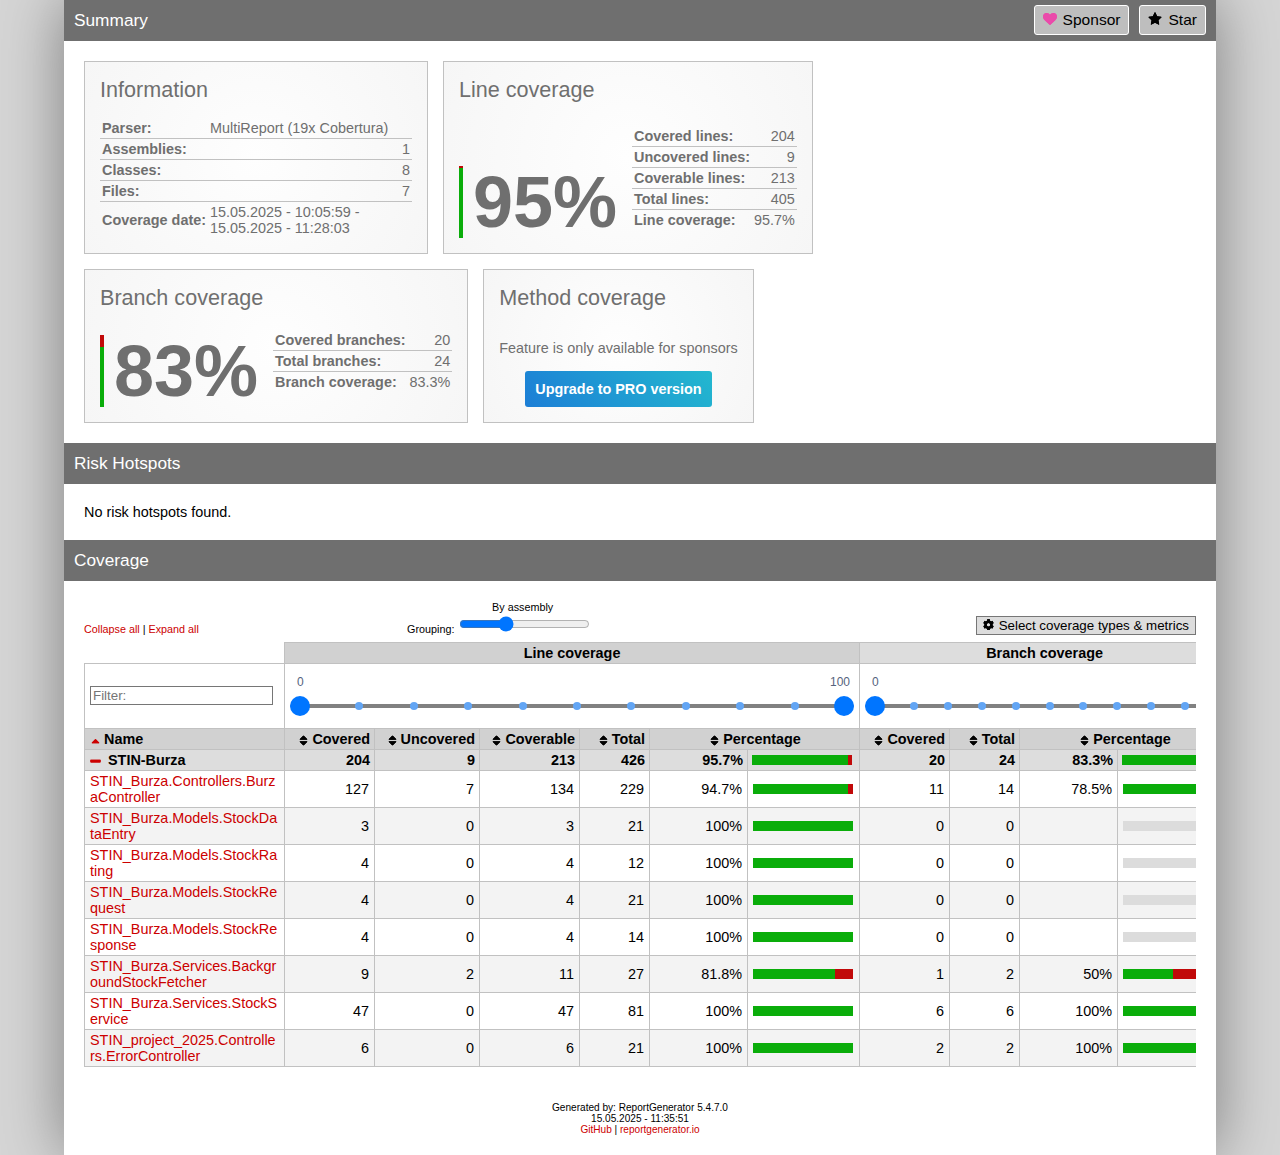
<file: cov-html/index.htm>
<!DOCTYPE html>
<html>
<head>
<meta charset="utf-8" />
<meta name="viewport" content="width=device-width, initial-scale=1.0" />
<meta http-equiv="X-UA-Compatible" content="IE=EDGE,chrome=1" />
<link href="[data-uri]" rel="icon" type="image/x-icon" />
<title>Summary - Coverage Report</title>
<link rel="stylesheet" type="text/css" href="report.css" />
</head><body><div class="container"><div class="containerleft">
<h1>Summary<a class="button" href="https://github.com/danielpalme/ReportGenerator" title="Star on GitHub"><i class="icon-star"></i>Star</a><a class="button" href="https://github.com/sponsors/danielpalme" title="Become a sponsor"><i class="icon-sponsor"></i>Sponsor</a></h1>
<div class="card-group">
<div class="card">
<div class="card-header">Information</div>
<div class="card-body">
<div class="table">
<table>
<tr>
<th>Parser:</th>
<td class="limit-width " title="MultiReport (19x Cobertura)">MultiReport (19x Cobertura)</td>
</tr>
<tr>
<th>Assemblies:</th>
<td class="limit-width right" title="1">1</td>
</tr>
<tr>
<th>Classes:</th>
<td class="limit-width right" title="8">8</td>
</tr>
<tr>
<th>Files:</th>
<td class="limit-width right" title="7">7</td>
</tr>
<tr>
<th>Coverage date:</th>
<td class="limit-width " title="15.05.2025 - 10:05:59 - 15.05.2025 - 11:28:03">15.05.2025 - 10:05:59 - 15.05.2025 - 11:28:03</td>
</tr>
</table>
</div>
</div>
</div>
<div class="card">
<div class="card-header">Line coverage</div>
<div class="card-body">
<div class="large cardpercentagebar cardpercentagebar4">95%</div>
<div class="table">
<table>
<tr>
<th>Covered lines:</th>
<td class="limit-width right" title="204">204</td>
</tr>
<tr>
<th>Uncovered lines:</th>
<td class="limit-width right" title="9">9</td>
</tr>
<tr>
<th>Coverable lines:</th>
<td class="limit-width right" title="213">213</td>
</tr>
<tr>
<th>Total lines:</th>
<td class="limit-width right" title="405">405</td>
</tr>
<tr>
<th>Line coverage:</th>
<td class="limit-width right" title="204 of 213">95.7%</td>
</tr>
</table>
</div>
</div>
</div>
<div class="card">
<div class="card-header">Branch coverage</div>
<div class="card-body">
<div class="large cardpercentagebar cardpercentagebar17">83%</div>
<div class="table">
<table>
<tr>
<th>Covered branches:</th>
<td class="limit-width right" title="20">20</td>
</tr>
<tr>
<th>Total branches:</th>
<td class="limit-width right" title="24">24</td>
</tr>
<tr>
<th>Branch coverage:</th>
<td class="limit-width right" title="20 of 24">83.3%</td>
</tr>
</table>
</div>
</div>
</div>
<div class="card">
<div class="card-header">Method coverage</div>
<div class="card-body">
<div class="center">
<p>Feature is only available for sponsors</p>
<a class="pro-button" href="https://reportgenerator.io/pro" target="_blank">Upgrade to PRO version</a>
</div>
</div>
</div>
</div>
<h1>Risk Hotspots</h1>
<risk-hotspots>
</risk-hotspots>
<p>No risk hotspots found.</p>
<h1>Coverage</h1>
<coverage-info>
<div class="table-responsive">
<table class="overview table-fixed stripped">
<colgroup>
<col class="column-min-200" />
<col class="column90" />
<col class="column105" />
<col class="column100" />
<col class="column70" />
<col class="column60" />
<col class="column112" />
<col class="column90" />
<col class="column70" />
<col class="column60" />
<col class="column112" />
</colgroup>
<thead>
<tr class="header"><th></th><th colspan="6" class="center">Line coverage</th><th colspan="4" class="center">Branch coverage</th></tr>
<tr><th>Name</th><th class="right">Covered</th><th class="right">Uncovered</th><th class="right">Coverable</th><th class="right">Total</th><th class="center" colspan="2">Percentage</th><th class="right">Covered</th><th class="right">Total</th><th class="center" colspan="2">Percentage</th></tr></thead>
<tbody>
<tr><th>STIN-Burza</th><th class="right">204</th><th class="right">9</th><th class="right">213</th><th class="right">426</th><th title="204/213" class="right">95.7%</th><th><table class="coverage"><tr><td class="green covered96">&nbsp;</td><td class="red covered4">&nbsp;</td></tr></table></th><th class="right">20</th><th class="right">24</th><th class="right" title="20/24">83.3%</th><th><table class="coverage"><tr><td class="green covered83">&nbsp;</td><td class="red covered17">&nbsp;</td></tr></table></th></tr>
<tr><td><a href="STIN_Burza_BurzaController.html">STIN_Burza.Controllers.BurzaController</a></td><td class="right">127</td><td class="right">7</td><td class="right">134</td><td class="right">229</td><td title="127/134" class="right">94.7%</td><td><table class="coverage"><tr><td class="green covered95">&nbsp;</td><td class="red covered5">&nbsp;</td></tr></table></td><td class="right">11</td><td class="right">14</td><td class="right" title="11/14">78.5%</td><td><table class="coverage"><tr><td class="green covered78">&nbsp;</td><td class="red covered22">&nbsp;</td></tr></table></td></tr>
<tr><td><a href="STIN_Burza_StockDataEntry.html">STIN_Burza.Models.StockDataEntry</a></td><td class="right">3</td><td class="right">0</td><td class="right">3</td><td class="right">21</td><td title="3/3" class="right">100%</td><td><table class="coverage"><tr><td class="green covered100">&nbsp;</td></tr></table></td><td class="right">0</td><td class="right">0</td><td class="right" title="-"></td><td><table class="coverage"><tr><td class="gray covered100">&nbsp;</td></tr></table></td></tr>
<tr><td><a href="STIN_Burza_StockRating.html">STIN_Burza.Models.StockRating</a></td><td class="right">4</td><td class="right">0</td><td class="right">4</td><td class="right">12</td><td title="4/4" class="right">100%</td><td><table class="coverage"><tr><td class="green covered100">&nbsp;</td></tr></table></td><td class="right">0</td><td class="right">0</td><td class="right" title="-"></td><td><table class="coverage"><tr><td class="gray covered100">&nbsp;</td></tr></table></td></tr>
<tr><td><a href="STIN_Burza_StockRequest.html">STIN_Burza.Models.StockRequest</a></td><td class="right">4</td><td class="right">0</td><td class="right">4</td><td class="right">21</td><td title="4/4" class="right">100%</td><td><table class="coverage"><tr><td class="green covered100">&nbsp;</td></tr></table></td><td class="right">0</td><td class="right">0</td><td class="right" title="-"></td><td><table class="coverage"><tr><td class="gray covered100">&nbsp;</td></tr></table></td></tr>
<tr><td><a href="STIN_Burza_StockResponse.html">STIN_Burza.Models.StockResponse</a></td><td class="right">4</td><td class="right">0</td><td class="right">4</td><td class="right">14</td><td title="4/4" class="right">100%</td><td><table class="coverage"><tr><td class="green covered100">&nbsp;</td></tr></table></td><td class="right">0</td><td class="right">0</td><td class="right" title="-"></td><td><table class="coverage"><tr><td class="gray covered100">&nbsp;</td></tr></table></td></tr>
<tr><td><a href="STIN_Burza_BackgroundStockFetcher.html">STIN_Burza.Services.BackgroundStockFetcher</a></td><td class="right">9</td><td class="right">2</td><td class="right">11</td><td class="right">27</td><td title="9/11" class="right">81.8%</td><td><table class="coverage"><tr><td class="green covered82">&nbsp;</td><td class="red covered18">&nbsp;</td></tr></table></td><td class="right">1</td><td class="right">2</td><td class="right" title="1/2">50%</td><td><table class="coverage"><tr><td class="green covered50">&nbsp;</td><td class="red covered50">&nbsp;</td></tr></table></td></tr>
<tr><td><a href="STIN_Burza_StockService.html">STIN_Burza.Services.StockService</a></td><td class="right">47</td><td class="right">0</td><td class="right">47</td><td class="right">81</td><td title="47/47" class="right">100%</td><td><table class="coverage"><tr><td class="green covered100">&nbsp;</td></tr></table></td><td class="right">6</td><td class="right">6</td><td class="right" title="6/6">100%</td><td><table class="coverage"><tr><td class="green covered100">&nbsp;</td></tr></table></td></tr>
<tr><td><a href="STIN_Burza_ErrorController.html">STIN_project_2025.Controllers.ErrorController</a></td><td class="right">6</td><td class="right">0</td><td class="right">6</td><td class="right">21</td><td title="6/6" class="right">100%</td><td><table class="coverage"><tr><td class="green covered100">&nbsp;</td></tr></table></td><td class="right">2</td><td class="right">2</td><td class="right" title="2/2">100%</td><td><table class="coverage"><tr><td class="green covered100">&nbsp;</td></tr></table></td></tr>
</tbody>
</table>
</div>
</coverage-info>
<div class="footer">Generated by: ReportGenerator 5.4.7.0<br />15.05.2025 - 11:35:51<br /><a href="https://github.com/danielpalme/ReportGenerator">GitHub</a> | <a href="https://reportgenerator.io">reportgenerator.io</a></div></div></div>
<script type="text/javascript">
/* <![CDATA[ */
(function() {
    var url = window.location.href;
    var startOfQueryString = url.indexOf('?');
    var queryString = startOfQueryString > -1 ? url.substr(startOfQueryString) : '';

    if (startOfQueryString > -1) {
        var i = 0, href= null;
        var css = document.getElementsByTagName('link');

        for (i = 0; i < css.length; i++) {
            if (css[i].getAttribute('rel') !== 'stylesheet') {
            continue;
            }

            href = css[i].getAttribute('href');

            if (href) {
            css[i].setAttribute('href', href + queryString);
            }
        }

        var links = document.getElementsByTagName('a');

        for (i = 0; i < links.length; i++) {
            href = links[i].getAttribute('href');

            if (href
                && !href.startsWith('http://')
                && !href.startsWith('https://')
                && !href.startsWith('#')
                && href.indexOf('?') === -1) {
            links[i].setAttribute('href', href + queryString);
            }
        }
    }

    var newScript = document.createElement('script');
    newScript.src = 'main.js' + queryString;
    document.getElementsByTagName('body')[0].appendChild(newScript);
})();
/* ]]> */ 
</script></body></html>
</file>
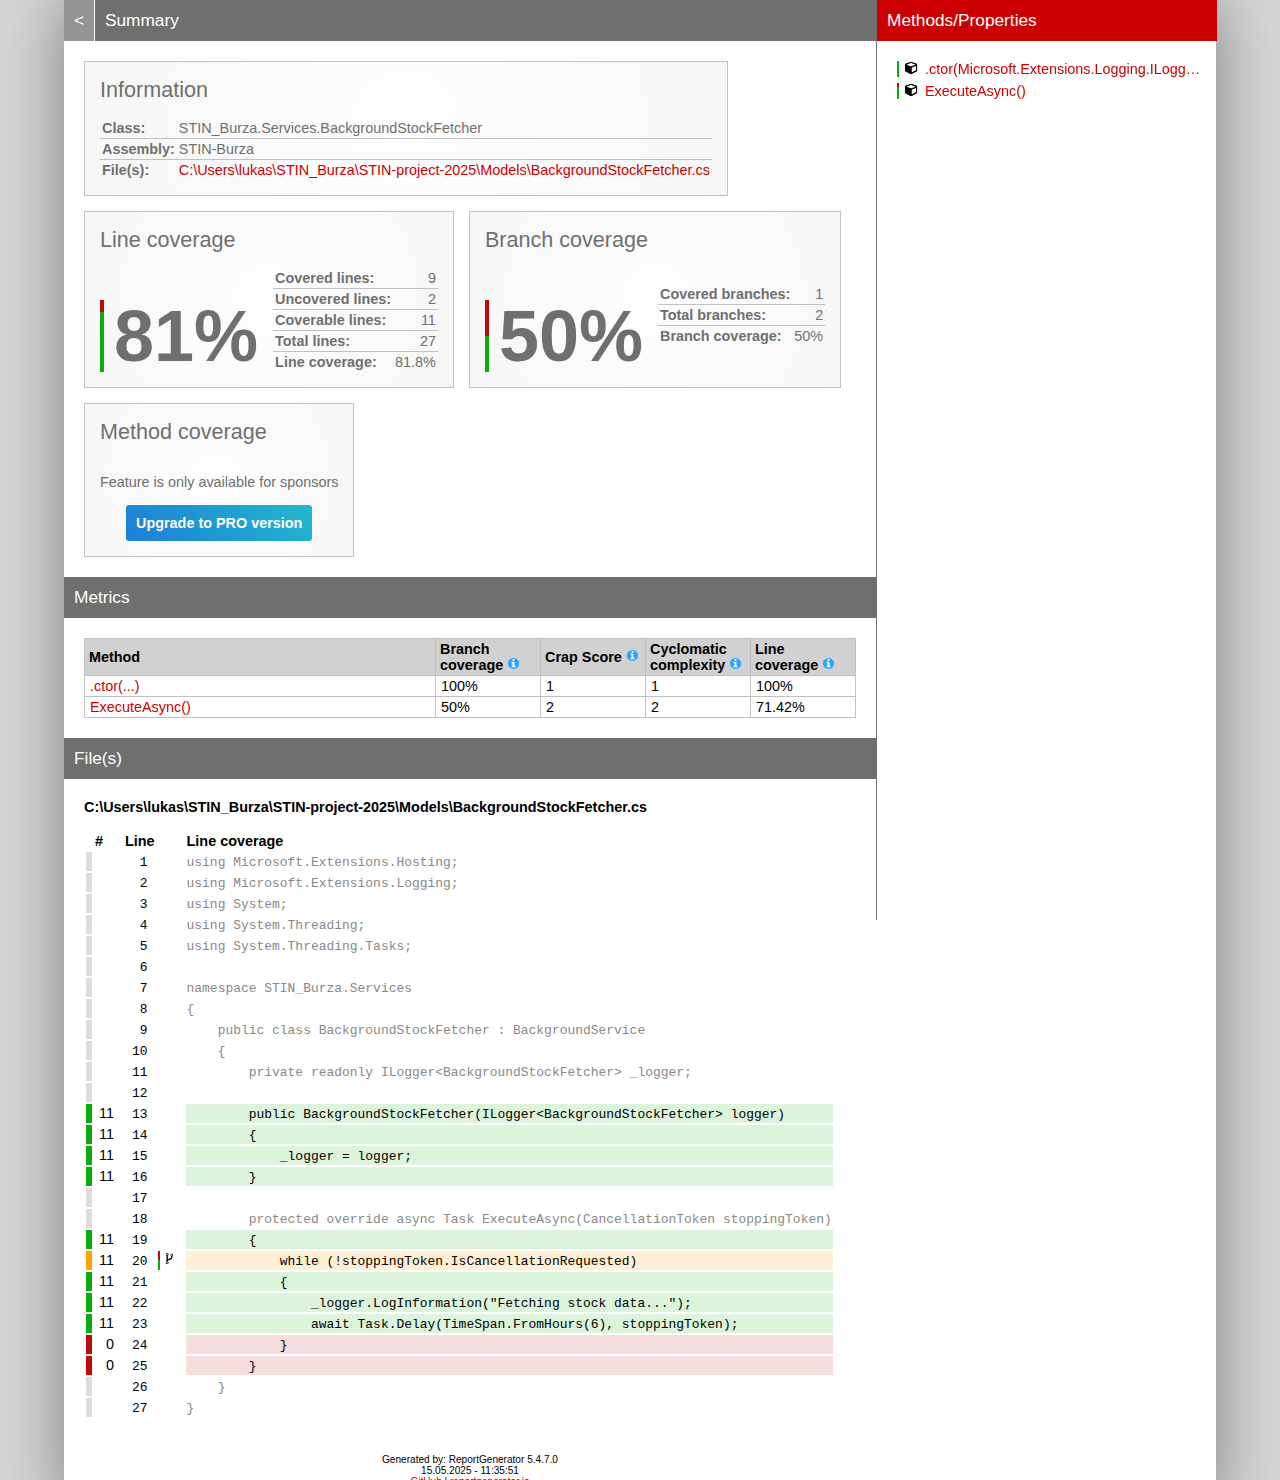
<file: cov-html/STIN_Burza_BackgroundStockFetcher.html>
<!DOCTYPE html>
<html>
<head>
<meta charset="utf-8" />
<meta name="viewport" content="width=device-width, initial-scale=1.0" />
<meta http-equiv="X-UA-Compatible" content="IE=EDGE,chrome=1" />
<link href="[data-uri]" rel="icon" type="image/x-icon" />
<title>STIN_Burza.Services.BackgroundStockFetcher - Coverage Report</title>
<link rel="stylesheet" type="text/css" href="report.css" />
</head><body><div class="container"><div class="containerleft">
<h1><a href="index.html" class="back">&lt;</a> Summary</h1>
<div class="card-group">
<div class="card">
<div class="card-header">Information</div>
<div class="card-body">
<div class="table">
<table>
<tr>
<th>Class:</th>
<td class="limit-width " title="STIN_Burza.Services.BackgroundStockFetcher">STIN_Burza.Services.BackgroundStockFetcher</td>
</tr>
<tr>
<th>Assembly:</th>
<td class="limit-width " title="STIN-Burza">STIN-Burza</td>
</tr>
<tr>
<th>File(s):</th>
<td class="overflow-wrap"><a href="#CUserslukasSTIN_BurzaSTINproject2025ModelsBackgroundStockFetchercs" class="navigatetohash">C:\Users\lukas\STIN_Burza\STIN-project-2025\Models\BackgroundStockFetcher.cs</a></td>
</tr>
</table>
</div>
</div>
</div>
</div>
<div class="card-group">
<div class="card">
<div class="card-header">Line coverage</div>
<div class="card-body">
<div class="large cardpercentagebar cardpercentagebar18">81%</div>
<div class="table">
<table>
<tr>
<th>Covered lines:</th>
<td class="limit-width right" title="9">9</td>
</tr>
<tr>
<th>Uncovered lines:</th>
<td class="limit-width right" title="2">2</td>
</tr>
<tr>
<th>Coverable lines:</th>
<td class="limit-width right" title="11">11</td>
</tr>
<tr>
<th>Total lines:</th>
<td class="limit-width right" title="27">27</td>
</tr>
<tr>
<th>Line coverage:</th>
<td class="limit-width right" title="9 of 11">81.8%</td>
</tr>
</table>
</div>
</div>
</div>
<div class="card">
<div class="card-header">Branch coverage</div>
<div class="card-body">
<div class="large cardpercentagebar cardpercentagebar50">50%</div>
<div class="table">
<table>
<tr>
<th>Covered branches:</th>
<td class="limit-width right" title="1">1</td>
</tr>
<tr>
<th>Total branches:</th>
<td class="limit-width right" title="2">2</td>
</tr>
<tr>
<th>Branch coverage:</th>
<td class="limit-width right" title="1 of 2">50%</td>
</tr>
</table>
</div>
</div>
</div>
<div class="card">
<div class="card-header">Method coverage</div>
<div class="card-body">
<div class="center">
<p>Feature is only available for sponsors</p>
<a class="pro-button" href="https://reportgenerator.io/pro" target="_blank">Upgrade to PRO version</a>
</div>
</div>
</div>
</div>
<h1>Metrics</h1>
<div class="table-responsive">
<table class="overview table-fixed">
<colgroup>
<col class="column-min-200" />
<col class="column105" />
<col class="column105" />
<col class="column105" />
<col class="column105" />
</colgroup>
<thead><tr><th>Method</th><th>Branch coverage <a href="https://en.wikipedia.org/wiki/Code_coverage" target="_blank"><i class="icon-info-circled"></i></a></th><th>Crap Score <a href="https://googletesting.blogspot.de/2011/02/this-code-is-crap.html" target="_blank"><i class="icon-info-circled"></i></a></th><th>Cyclomatic complexity <a href="https://en.wikipedia.org/wiki/Cyclomatic_complexity" target="_blank"><i class="icon-info-circled"></i></a></th><th>Line coverage <a href="https://en.wikipedia.org/wiki/Code_coverage" target="_blank"><i class="icon-info-circled"></i></a></th></tr></thead>
<tbody>
<tr><td title=".ctor(Microsoft.Extensions.Logging.ILogger`1&lt;STIN_Burza.Services.BackgroundStockFetcher&gt;)"><a href="#file0_line13" class="navigatetohash">.ctor(...)</a></td><td>100%</td><td>1</td><td>1</td><td>100%</td></tr>
<tr><td title="ExecuteAsync()"><a href="#file0_line19" class="navigatetohash">ExecuteAsync()</a></td><td>50%</td><td>2</td><td>2</td><td>71.42%</td></tr>
</tbody>
</table>
</div>
<h1>File(s)</h1>
<h2 id="CUserslukasSTIN_BurzaSTINproject2025ModelsBackgroundStockFetchercs">C:\Users\lukas\STIN_Burza\STIN-project-2025\Models\BackgroundStockFetcher.cs</h2>
<div class="table-responsive">
<table class="lineAnalysis">
<thead><tr><th></th><th>#</th><th>Line</th><th></th><th>Line coverage</th></tr></thead>
<tbody>
<tr class="" title="Not coverable" data-coverage="{'AllTestMethods': {'VC': '', 'LVS': 'gray'}}"><td class="gray">&nbsp;</td><td class="leftmargin rightmargin right"></td><td class="rightmargin right"><a id="file0_line1"></a><code>1</code></td><td></td><td class="lightgray"><code>using&nbsp;Microsoft.Extensions.Hosting;</code></td></tr>
<tr class="" title="Not coverable" data-coverage="{'AllTestMethods': {'VC': '', 'LVS': 'gray'}}"><td class="gray">&nbsp;</td><td class="leftmargin rightmargin right"></td><td class="rightmargin right"><a id="file0_line2"></a><code>2</code></td><td></td><td class="lightgray"><code>using&nbsp;Microsoft.Extensions.Logging;</code></td></tr>
<tr class="" title="Not coverable" data-coverage="{'AllTestMethods': {'VC': '', 'LVS': 'gray'}}"><td class="gray">&nbsp;</td><td class="leftmargin rightmargin right"></td><td class="rightmargin right"><a id="file0_line3"></a><code>3</code></td><td></td><td class="lightgray"><code>using&nbsp;System;</code></td></tr>
<tr class="" title="Not coverable" data-coverage="{'AllTestMethods': {'VC': '', 'LVS': 'gray'}}"><td class="gray">&nbsp;</td><td class="leftmargin rightmargin right"></td><td class="rightmargin right"><a id="file0_line4"></a><code>4</code></td><td></td><td class="lightgray"><code>using&nbsp;System.Threading;</code></td></tr>
<tr class="" title="Not coverable" data-coverage="{'AllTestMethods': {'VC': '', 'LVS': 'gray'}}"><td class="gray">&nbsp;</td><td class="leftmargin rightmargin right"></td><td class="rightmargin right"><a id="file0_line5"></a><code>5</code></td><td></td><td class="lightgray"><code>using&nbsp;System.Threading.Tasks;</code></td></tr>
<tr class="" title="Not coverable" data-coverage="{'AllTestMethods': {'VC': '', 'LVS': 'gray'}}"><td class="gray">&nbsp;</td><td class="leftmargin rightmargin right"></td><td class="rightmargin right"><a id="file0_line6"></a><code>6</code></td><td></td><td class="lightgray"><code></code></td></tr>
<tr class="" title="Not coverable" data-coverage="{'AllTestMethods': {'VC': '', 'LVS': 'gray'}}"><td class="gray">&nbsp;</td><td class="leftmargin rightmargin right"></td><td class="rightmargin right"><a id="file0_line7"></a><code>7</code></td><td></td><td class="lightgray"><code>namespace&nbsp;STIN_Burza.Services</code></td></tr>
<tr class="" title="Not coverable" data-coverage="{'AllTestMethods': {'VC': '', 'LVS': 'gray'}}"><td class="gray">&nbsp;</td><td class="leftmargin rightmargin right"></td><td class="rightmargin right"><a id="file0_line8"></a><code>8</code></td><td></td><td class="lightgray"><code>{</code></td></tr>
<tr class="" title="Not coverable" data-coverage="{'AllTestMethods': {'VC': '', 'LVS': 'gray'}}"><td class="gray">&nbsp;</td><td class="leftmargin rightmargin right"></td><td class="rightmargin right"><a id="file0_line9"></a><code>9</code></td><td></td><td class="lightgray"><code>&nbsp;&nbsp;&nbsp;&nbsp;public&nbsp;class&nbsp;BackgroundStockFetcher&nbsp;:&nbsp;BackgroundService</code></td></tr>
<tr class="" title="Not coverable" data-coverage="{'AllTestMethods': {'VC': '', 'LVS': 'gray'}}"><td class="gray">&nbsp;</td><td class="leftmargin rightmargin right"></td><td class="rightmargin right"><a id="file0_line10"></a><code>10</code></td><td></td><td class="lightgray"><code>&nbsp;&nbsp;&nbsp;&nbsp;{</code></td></tr>
<tr class="" title="Not coverable" data-coverage="{'AllTestMethods': {'VC': '', 'LVS': 'gray'}}"><td class="gray">&nbsp;</td><td class="leftmargin rightmargin right"></td><td class="rightmargin right"><a id="file0_line11"></a><code>11</code></td><td></td><td class="lightgray"><code>&nbsp;&nbsp;&nbsp;&nbsp;&nbsp;&nbsp;&nbsp;&nbsp;private&nbsp;readonly&nbsp;ILogger&lt;BackgroundStockFetcher&gt;&nbsp;_logger;</code></td></tr>
<tr class="" title="Not coverable" data-coverage="{'AllTestMethods': {'VC': '', 'LVS': 'gray'}}"><td class="gray">&nbsp;</td><td class="leftmargin rightmargin right"></td><td class="rightmargin right"><a id="file0_line12"></a><code>12</code></td><td></td><td class="lightgray"><code></code></td></tr>
<tr class="coverableline" title="Covered (11 visits)" data-coverage="{'AllTestMethods': {'VC': '11', 'LVS': 'green'}}"><td class="green">&nbsp;</td><td class="leftmargin rightmargin right">11</td><td class="rightmargin right"><a id="file0_line13"></a><code>13</code></td><td></td><td class="lightgreen"><code>&nbsp;&nbsp;&nbsp;&nbsp;&nbsp;&nbsp;&nbsp;&nbsp;public&nbsp;BackgroundStockFetcher(ILogger&lt;BackgroundStockFetcher&gt;&nbsp;logger)</code></td></tr>
<tr class="coverableline" title="Covered (11 visits)" data-coverage="{'AllTestMethods': {'VC': '11', 'LVS': 'green'}}"><td class="green">&nbsp;</td><td class="leftmargin rightmargin right">11</td><td class="rightmargin right"><a id="file0_line14"></a><code>14</code></td><td></td><td class="lightgreen"><code>&nbsp;&nbsp;&nbsp;&nbsp;&nbsp;&nbsp;&nbsp;&nbsp;{</code></td></tr>
<tr class="coverableline" title="Covered (11 visits)" data-coverage="{'AllTestMethods': {'VC': '11', 'LVS': 'green'}}"><td class="green">&nbsp;</td><td class="leftmargin rightmargin right">11</td><td class="rightmargin right"><a id="file0_line15"></a><code>15</code></td><td></td><td class="lightgreen"><code>&nbsp;&nbsp;&nbsp;&nbsp;&nbsp;&nbsp;&nbsp;&nbsp;&nbsp;&nbsp;&nbsp;&nbsp;_logger&nbsp;=&nbsp;logger;</code></td></tr>
<tr class="coverableline" title="Covered (11 visits)" data-coverage="{'AllTestMethods': {'VC': '11', 'LVS': 'green'}}"><td class="green">&nbsp;</td><td class="leftmargin rightmargin right">11</td><td class="rightmargin right"><a id="file0_line16"></a><code>16</code></td><td></td><td class="lightgreen"><code>&nbsp;&nbsp;&nbsp;&nbsp;&nbsp;&nbsp;&nbsp;&nbsp;}</code></td></tr>
<tr class="" title="Not coverable" data-coverage="{'AllTestMethods': {'VC': '', 'LVS': 'gray'}}"><td class="gray">&nbsp;</td><td class="leftmargin rightmargin right"></td><td class="rightmargin right"><a id="file0_line17"></a><code>17</code></td><td></td><td class="lightgray"><code></code></td></tr>
<tr class="" title="Not coverable" data-coverage="{'AllTestMethods': {'VC': '', 'LVS': 'gray'}}"><td class="gray">&nbsp;</td><td class="leftmargin rightmargin right"></td><td class="rightmargin right"><a id="file0_line18"></a><code>18</code></td><td></td><td class="lightgray"><code>&nbsp;&nbsp;&nbsp;&nbsp;&nbsp;&nbsp;&nbsp;&nbsp;protected&nbsp;override&nbsp;async&nbsp;Task&nbsp;ExecuteAsync(CancellationToken&nbsp;stoppingToken)</code></td></tr>
<tr class="coverableline" title="Covered (11 visits)" data-coverage="{'AllTestMethods': {'VC': '11', 'LVS': 'green'}}"><td class="green">&nbsp;</td><td class="leftmargin rightmargin right">11</td><td class="rightmargin right"><a id="file0_line19"></a><code>19</code></td><td></td><td class="lightgreen"><code>&nbsp;&nbsp;&nbsp;&nbsp;&nbsp;&nbsp;&nbsp;&nbsp;{</code></td></tr>
<tr class="coverableline" title="Partially covered (11 visits, 1 of 2 branches are covered)" data-coverage="{'AllTestMethods': {'VC': '11', 'LVS': 'orange'}}"><td class="orange">&nbsp;</td><td class="leftmargin rightmargin right">11</td><td class="rightmargin right"><a id="file0_line20"></a><code>20</code></td><td class="percentagebar percentagebar50"><i class="icon-fork"></i></td><td class="lightorange"><code>&nbsp;&nbsp;&nbsp;&nbsp;&nbsp;&nbsp;&nbsp;&nbsp;&nbsp;&nbsp;&nbsp;&nbsp;while&nbsp;(!stoppingToken.IsCancellationRequested)</code></td></tr>
<tr class="coverableline" title="Covered (11 visits)" data-coverage="{'AllTestMethods': {'VC': '11', 'LVS': 'green'}}"><td class="green">&nbsp;</td><td class="leftmargin rightmargin right">11</td><td class="rightmargin right"><a id="file0_line21"></a><code>21</code></td><td></td><td class="lightgreen"><code>&nbsp;&nbsp;&nbsp;&nbsp;&nbsp;&nbsp;&nbsp;&nbsp;&nbsp;&nbsp;&nbsp;&nbsp;{</code></td></tr>
<tr class="coverableline" title="Covered (11 visits)" data-coverage="{'AllTestMethods': {'VC': '11', 'LVS': 'green'}}"><td class="green">&nbsp;</td><td class="leftmargin rightmargin right">11</td><td class="rightmargin right"><a id="file0_line22"></a><code>22</code></td><td></td><td class="lightgreen"><code>&nbsp;&nbsp;&nbsp;&nbsp;&nbsp;&nbsp;&nbsp;&nbsp;&nbsp;&nbsp;&nbsp;&nbsp;&nbsp;&nbsp;&nbsp;&nbsp;_logger.LogInformation(&quot;Fetching&nbsp;stock&nbsp;data...&quot;);</code></td></tr>
<tr class="coverableline" title="Covered (11 visits)" data-coverage="{'AllTestMethods': {'VC': '11', 'LVS': 'green'}}"><td class="green">&nbsp;</td><td class="leftmargin rightmargin right">11</td><td class="rightmargin right"><a id="file0_line23"></a><code>23</code></td><td></td><td class="lightgreen"><code>&nbsp;&nbsp;&nbsp;&nbsp;&nbsp;&nbsp;&nbsp;&nbsp;&nbsp;&nbsp;&nbsp;&nbsp;&nbsp;&nbsp;&nbsp;&nbsp;await&nbsp;Task.Delay(TimeSpan.FromHours(6),&nbsp;stoppingToken);</code></td></tr>
<tr class="coverableline" title="Not covered (0 visits)" data-coverage="{'AllTestMethods': {'VC': '0', 'LVS': 'red'}}"><td class="red">&nbsp;</td><td class="leftmargin rightmargin right">0</td><td class="rightmargin right"><a id="file0_line24"></a><code>24</code></td><td></td><td class="lightred"><code>&nbsp;&nbsp;&nbsp;&nbsp;&nbsp;&nbsp;&nbsp;&nbsp;&nbsp;&nbsp;&nbsp;&nbsp;}</code></td></tr>
<tr class="coverableline" title="Not covered (0 visits)" data-coverage="{'AllTestMethods': {'VC': '0', 'LVS': 'red'}}"><td class="red">&nbsp;</td><td class="leftmargin rightmargin right">0</td><td class="rightmargin right"><a id="file0_line25"></a><code>25</code></td><td></td><td class="lightred"><code>&nbsp;&nbsp;&nbsp;&nbsp;&nbsp;&nbsp;&nbsp;&nbsp;}</code></td></tr>
<tr class="" title="Not coverable" data-coverage="{'AllTestMethods': {'VC': '', 'LVS': 'gray'}}"><td class="gray">&nbsp;</td><td class="leftmargin rightmargin right"></td><td class="rightmargin right"><a id="file0_line26"></a><code>26</code></td><td></td><td class="lightgray"><code>&nbsp;&nbsp;&nbsp;&nbsp;}</code></td></tr>
<tr class="" title="Not coverable" data-coverage="{'AllTestMethods': {'VC': '', 'LVS': 'gray'}}"><td class="gray">&nbsp;</td><td class="leftmargin rightmargin right"></td><td class="rightmargin right"><a id="file0_line27"></a><code>27</code></td><td></td><td class="lightgray"><code>}</code></td></tr>
</tbody>
</table>
</div>
<div class="footer">Generated by: ReportGenerator 5.4.7.0<br />15.05.2025 - 11:35:51<br /><a href="https://github.com/danielpalme/ReportGenerator">GitHub</a> | <a href="https://reportgenerator.io">reportgenerator.io</a></div></div>
<div class="containerright">
<div class="containerrightfixed">
<h1>Methods/Properties</h1>
<a href="#file0_line13" class="navigatetohash percentagebar percentagebar100" title="Line coverage: 100% - .ctor(Microsoft.Extensions.Logging.ILogger`1&lt;STIN_Burza.Services.BackgroundStockFetcher&gt;)"><i class="icon-cube"></i>.ctor(Microsoft.Extensions.Logging.ILogger`1&lt;STIN_Burza.Services.BackgroundStockFetcher&gt;)</a><br />
<a href="#file0_line19" class="navigatetohash percentagebar percentagebar70" title="Line coverage: 71.4% - ExecuteAsync()"><i class="icon-cube"></i>ExecuteAsync()</a><br />
<br/></div>
</div></div>
<script type="text/javascript">
/* <![CDATA[ */
(function() {
    var url = window.location.href;
    var startOfQueryString = url.indexOf('?');
    var queryString = startOfQueryString > -1 ? url.substr(startOfQueryString) : '';

    if (startOfQueryString > -1) {
        var i = 0, href= null;
        var css = document.getElementsByTagName('link');

        for (i = 0; i < css.length; i++) {
            if (css[i].getAttribute('rel') !== 'stylesheet') {
            continue;
            }

            href = css[i].getAttribute('href');

            if (href) {
            css[i].setAttribute('href', href + queryString);
            }
        }

        var links = document.getElementsByTagName('a');

        for (i = 0; i < links.length; i++) {
            href = links[i].getAttribute('href');

            if (href
                && !href.startsWith('http://')
                && !href.startsWith('https://')
                && !href.startsWith('#')
                && href.indexOf('?') === -1) {
            links[i].setAttribute('href', href + queryString);
            }
        }
    }

    var newScript = document.createElement('script');
    newScript.src = 'class.js' + queryString;
    document.getElementsByTagName('body')[0].appendChild(newScript);
})();
/* ]]> */ 
</script></body></html>
</file>
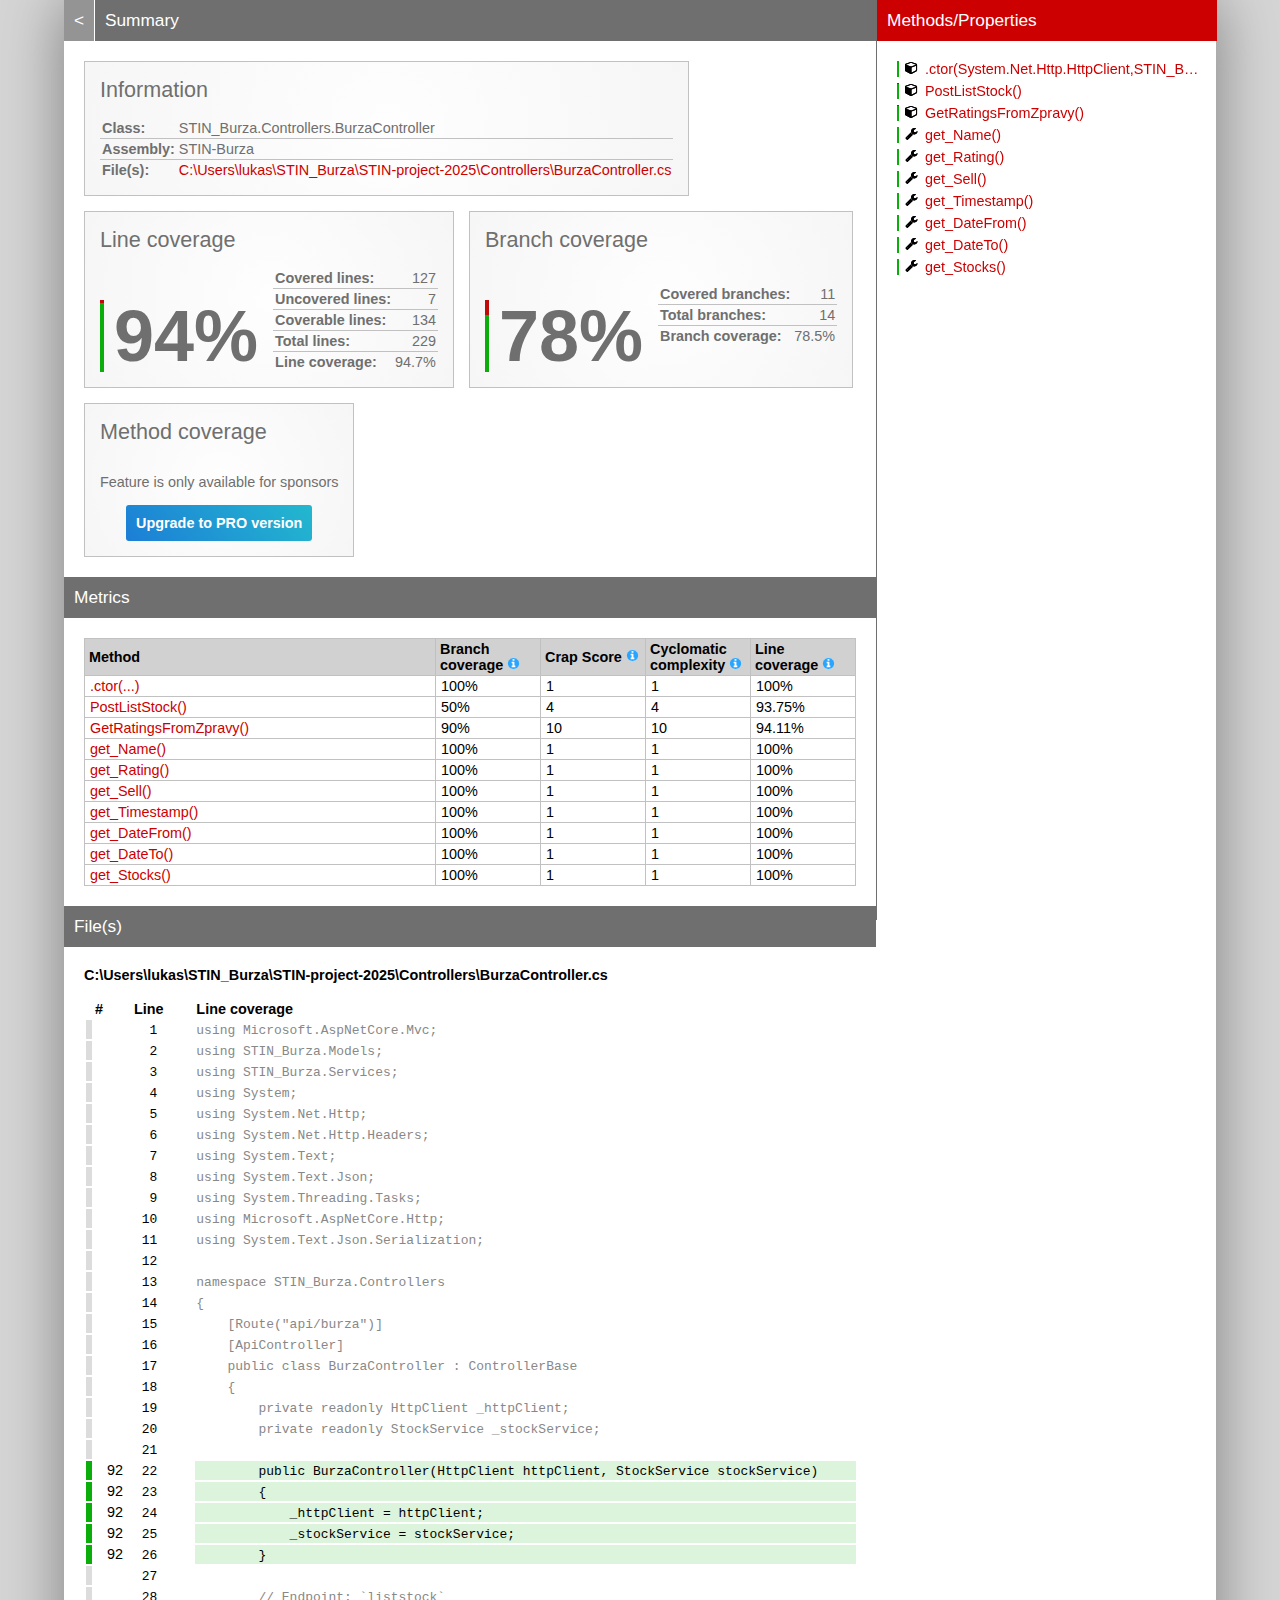
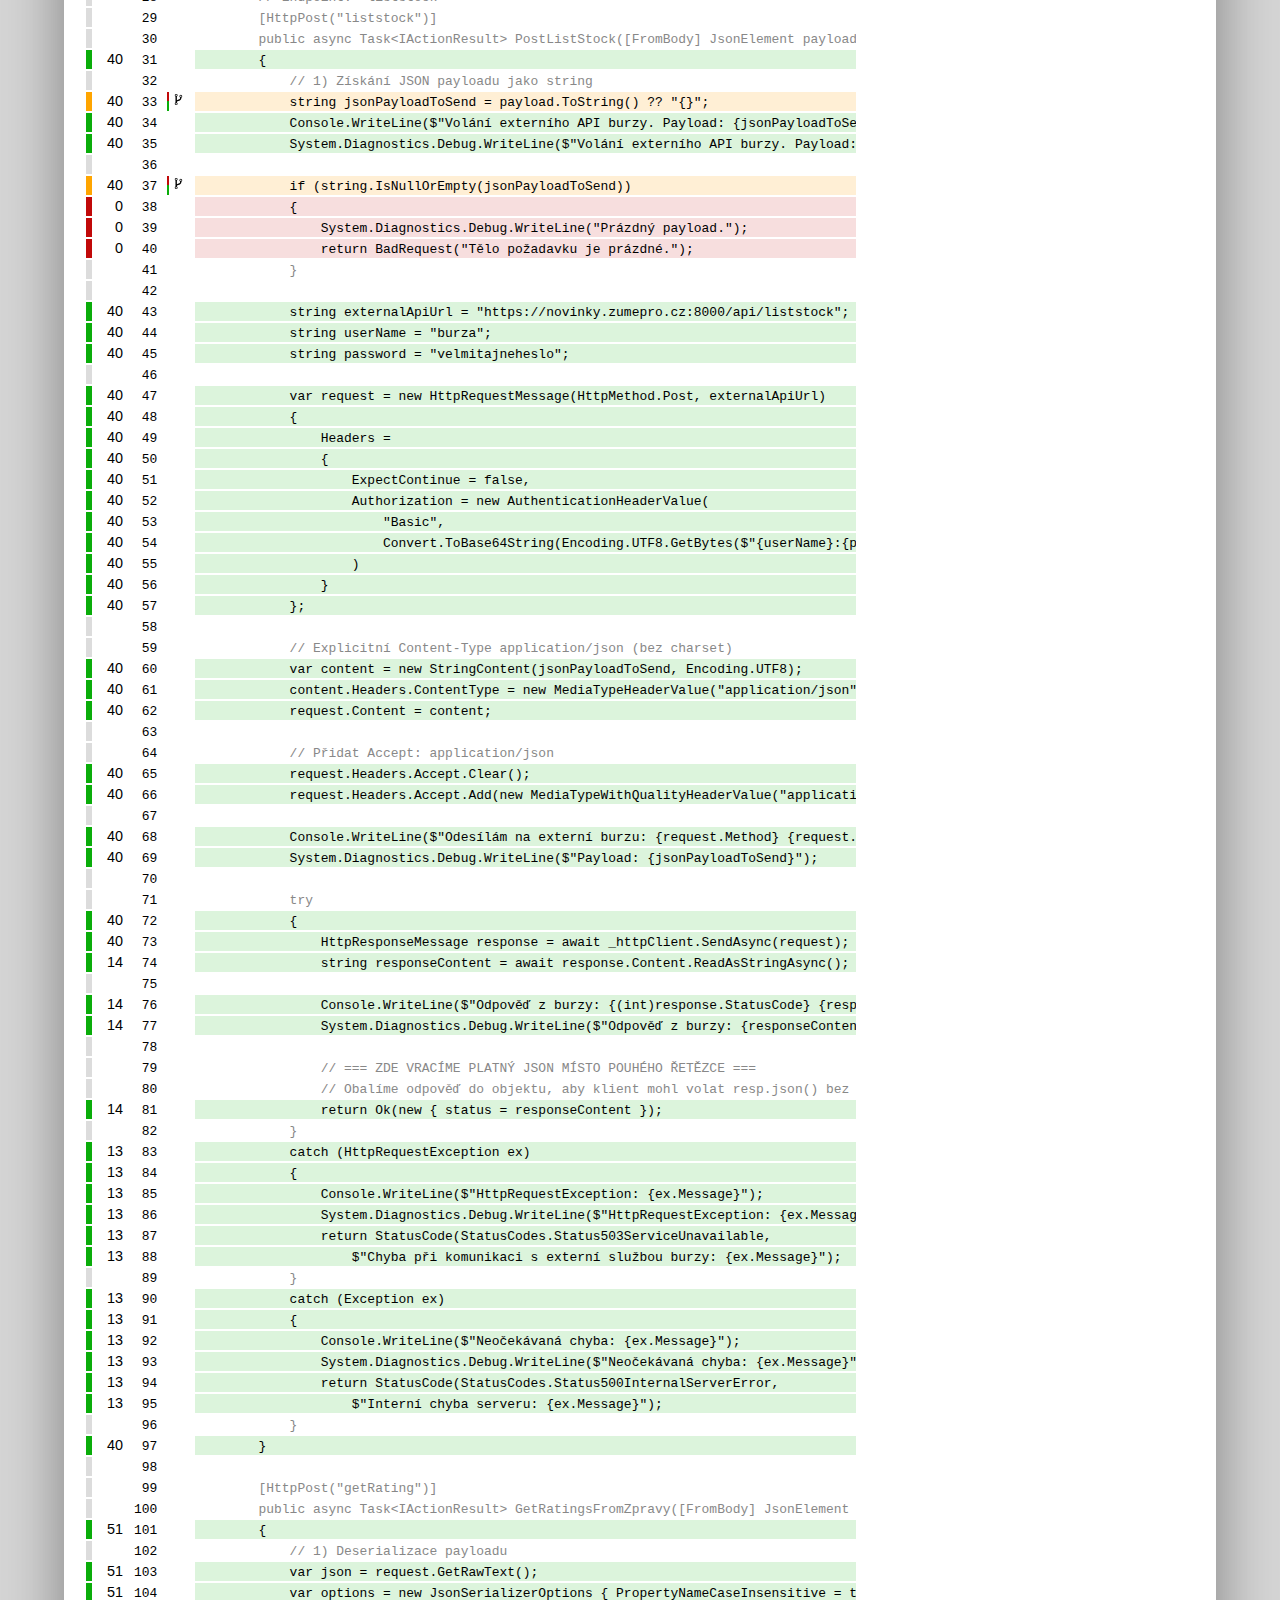
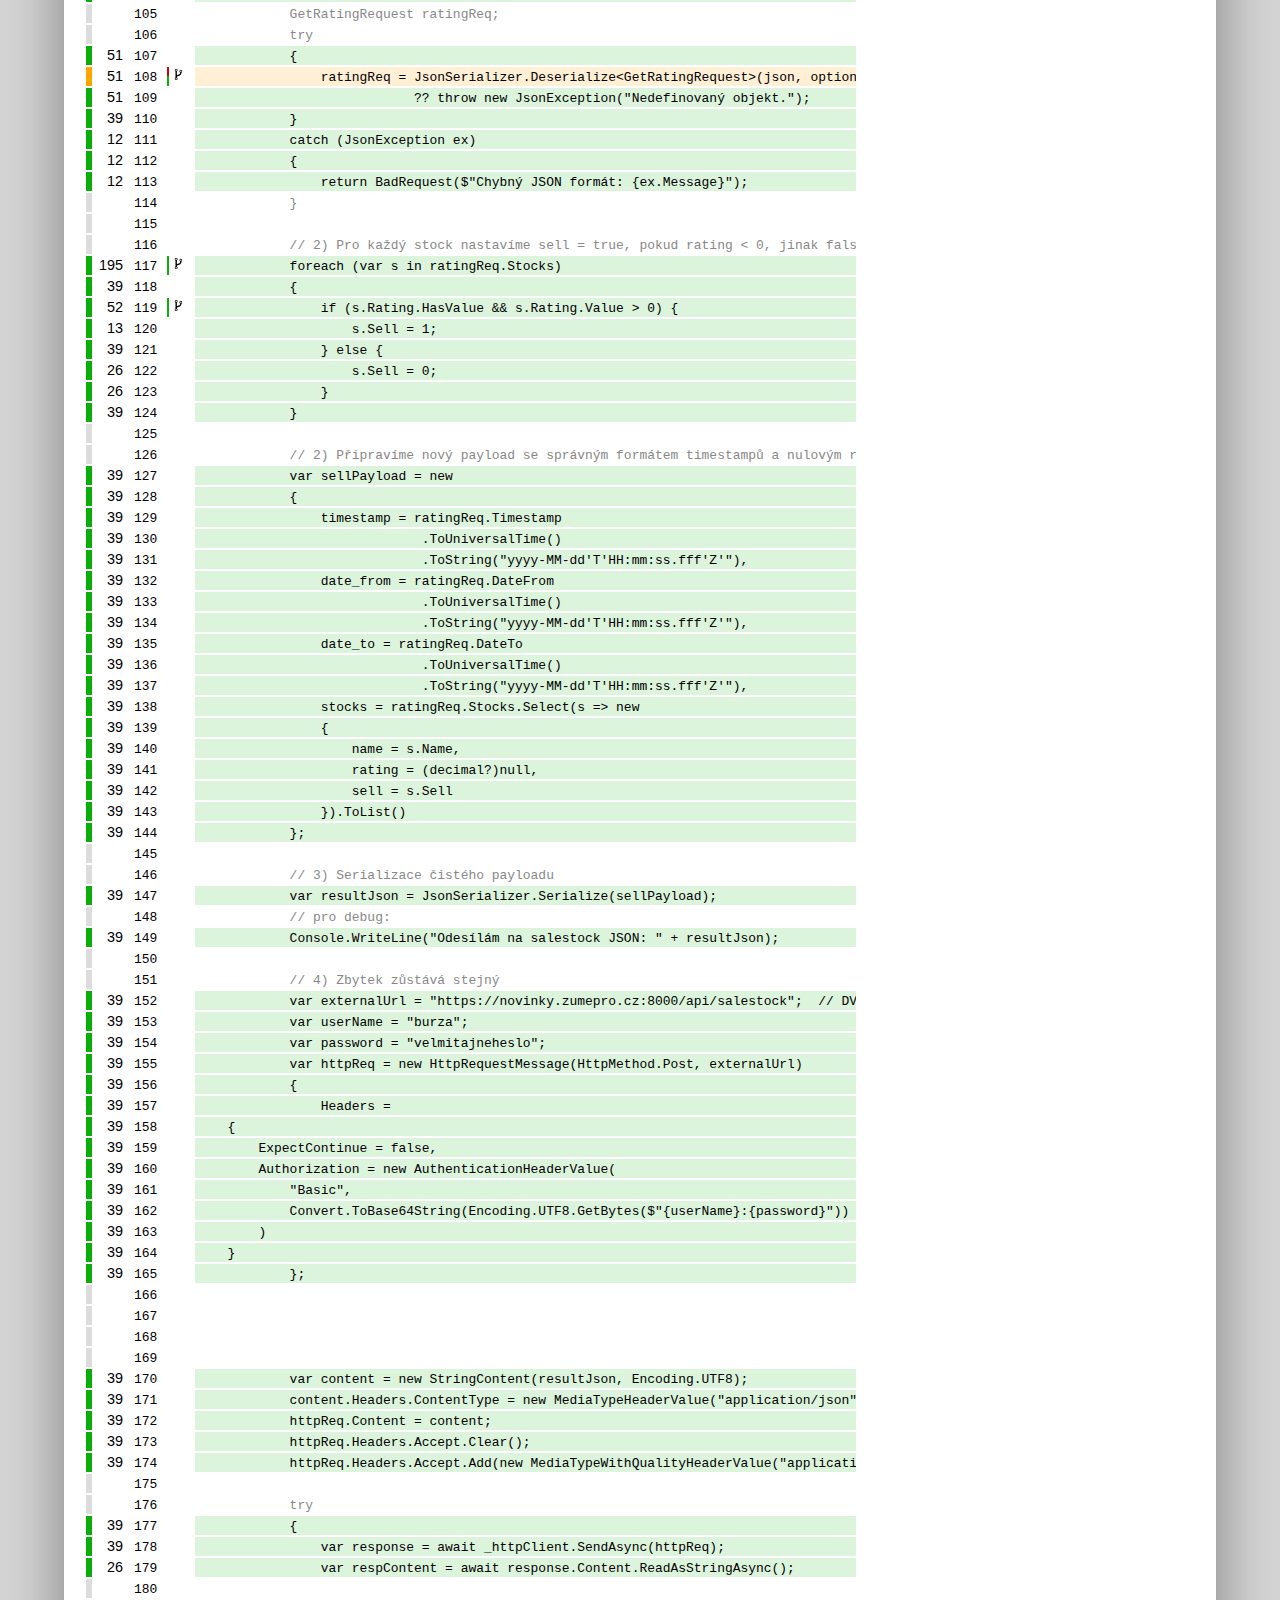
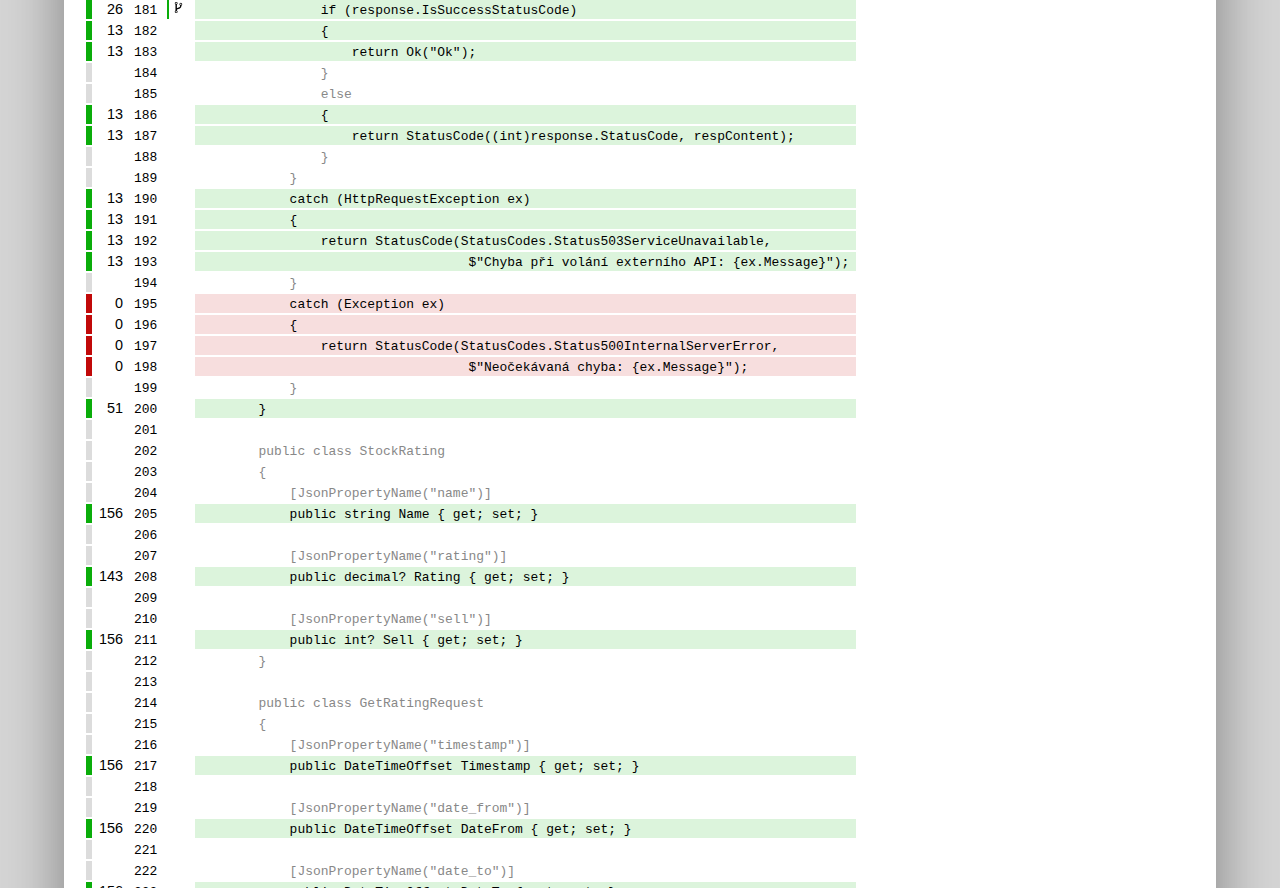
<file: cov-html/STIN_Burza_BurzaController.html>
<!DOCTYPE html>
<html>
<head>
<meta charset="utf-8" />
<meta name="viewport" content="width=device-width, initial-scale=1.0" />
<meta http-equiv="X-UA-Compatible" content="IE=EDGE,chrome=1" />
<link href="[data-uri]" rel="icon" type="image/x-icon" />
<title>STIN_Burza.Controllers.BurzaController - Coverage Report</title>
<link rel="stylesheet" type="text/css" href="report.css" />
</head><body><div class="container"><div class="containerleft">
<h1><a href="index.html" class="back">&lt;</a> Summary</h1>
<div class="card-group">
<div class="card">
<div class="card-header">Information</div>
<div class="card-body">
<div class="table">
<table>
<tr>
<th>Class:</th>
<td class="limit-width " title="STIN_Burza.Controllers.BurzaController">STIN_Burza.Controllers.BurzaController</td>
</tr>
<tr>
<th>Assembly:</th>
<td class="limit-width " title="STIN-Burza">STIN-Burza</td>
</tr>
<tr>
<th>File(s):</th>
<td class="overflow-wrap"><a href="#CUserslukasSTIN_BurzaSTINproject2025ControllersBurzaControllercs" class="navigatetohash">C:\Users\lukas\STIN_Burza\STIN-project-2025\Controllers\BurzaController.cs</a></td>
</tr>
</table>
</div>
</div>
</div>
</div>
<div class="card-group">
<div class="card">
<div class="card-header">Line coverage</div>
<div class="card-body">
<div class="large cardpercentagebar cardpercentagebar5">94%</div>
<div class="table">
<table>
<tr>
<th>Covered lines:</th>
<td class="limit-width right" title="127">127</td>
</tr>
<tr>
<th>Uncovered lines:</th>
<td class="limit-width right" title="7">7</td>
</tr>
<tr>
<th>Coverable lines:</th>
<td class="limit-width right" title="134">134</td>
</tr>
<tr>
<th>Total lines:</th>
<td class="limit-width right" title="229">229</td>
</tr>
<tr>
<th>Line coverage:</th>
<td class="limit-width right" title="127 of 134">94.7%</td>
</tr>
</table>
</div>
</div>
</div>
<div class="card">
<div class="card-header">Branch coverage</div>
<div class="card-body">
<div class="large cardpercentagebar cardpercentagebar22">78%</div>
<div class="table">
<table>
<tr>
<th>Covered branches:</th>
<td class="limit-width right" title="11">11</td>
</tr>
<tr>
<th>Total branches:</th>
<td class="limit-width right" title="14">14</td>
</tr>
<tr>
<th>Branch coverage:</th>
<td class="limit-width right" title="11 of 14">78.5%</td>
</tr>
</table>
</div>
</div>
</div>
<div class="card">
<div class="card-header">Method coverage</div>
<div class="card-body">
<div class="center">
<p>Feature is only available for sponsors</p>
<a class="pro-button" href="https://reportgenerator.io/pro" target="_blank">Upgrade to PRO version</a>
</div>
</div>
</div>
</div>
<h1>Metrics</h1>
<div class="table-responsive">
<table class="overview table-fixed">
<colgroup>
<col class="column-min-200" />
<col class="column105" />
<col class="column105" />
<col class="column105" />
<col class="column105" />
</colgroup>
<thead><tr><th>Method</th><th>Branch coverage <a href="https://en.wikipedia.org/wiki/Code_coverage" target="_blank"><i class="icon-info-circled"></i></a></th><th>Crap Score <a href="https://googletesting.blogspot.de/2011/02/this-code-is-crap.html" target="_blank"><i class="icon-info-circled"></i></a></th><th>Cyclomatic complexity <a href="https://en.wikipedia.org/wiki/Cyclomatic_complexity" target="_blank"><i class="icon-info-circled"></i></a></th><th>Line coverage <a href="https://en.wikipedia.org/wiki/Code_coverage" target="_blank"><i class="icon-info-circled"></i></a></th></tr></thead>
<tbody>
<tr><td title=".ctor(System.Net.Http.HttpClient,STIN_Burza.Services.StockService)"><a href="#file0_line22" class="navigatetohash">.ctor(...)</a></td><td>100%</td><td>1</td><td>1</td><td>100%</td></tr>
<tr><td title="PostListStock()"><a href="#file0_line31" class="navigatetohash">PostListStock()</a></td><td>50%</td><td>4</td><td>4</td><td>93.75%</td></tr>
<tr><td title="GetRatingsFromZpravy()"><a href="#file0_line101" class="navigatetohash">GetRatingsFromZpravy()</a></td><td>90%</td><td>10</td><td>10</td><td>94.11%</td></tr>
<tr><td title="get_Name()"><a href="#file0_line205" class="navigatetohash">get_Name()</a></td><td>100%</td><td>1</td><td>1</td><td>100%</td></tr>
<tr><td title="get_Rating()"><a href="#file0_line208" class="navigatetohash">get_Rating()</a></td><td>100%</td><td>1</td><td>1</td><td>100%</td></tr>
<tr><td title="get_Sell()"><a href="#file0_line211" class="navigatetohash">get_Sell()</a></td><td>100%</td><td>1</td><td>1</td><td>100%</td></tr>
<tr><td title="get_Timestamp()"><a href="#file0_line217" class="navigatetohash">get_Timestamp()</a></td><td>100%</td><td>1</td><td>1</td><td>100%</td></tr>
<tr><td title="get_DateFrom()"><a href="#file0_line220" class="navigatetohash">get_DateFrom()</a></td><td>100%</td><td>1</td><td>1</td><td>100%</td></tr>
<tr><td title="get_DateTo()"><a href="#file0_line223" class="navigatetohash">get_DateTo()</a></td><td>100%</td><td>1</td><td>1</td><td>100%</td></tr>
<tr><td title="get_Stocks()"><a href="#file0_line226" class="navigatetohash">get_Stocks()</a></td><td>100%</td><td>1</td><td>1</td><td>100%</td></tr>
</tbody>
</table>
</div>
<h1>File(s)</h1>
<h2 id="CUserslukasSTIN_BurzaSTINproject2025ControllersBurzaControllercs">C:\Users\lukas\STIN_Burza\STIN-project-2025\Controllers\BurzaController.cs</h2>
<div class="table-responsive">
<table class="lineAnalysis">
<thead><tr><th></th><th>#</th><th>Line</th><th></th><th>Line coverage</th></tr></thead>
<tbody>
<tr class="" title="Not coverable" data-coverage="{'AllTestMethods': {'VC': '', 'LVS': 'gray'}}"><td class="gray">&nbsp;</td><td class="leftmargin rightmargin right"></td><td class="rightmargin right"><a id="file0_line1"></a><code>1</code></td><td></td><td class="lightgray"><code>using&nbsp;Microsoft.AspNetCore.Mvc;</code></td></tr>
<tr class="" title="Not coverable" data-coverage="{'AllTestMethods': {'VC': '', 'LVS': 'gray'}}"><td class="gray">&nbsp;</td><td class="leftmargin rightmargin right"></td><td class="rightmargin right"><a id="file0_line2"></a><code>2</code></td><td></td><td class="lightgray"><code>using&nbsp;STIN_Burza.Models;</code></td></tr>
<tr class="" title="Not coverable" data-coverage="{'AllTestMethods': {'VC': '', 'LVS': 'gray'}}"><td class="gray">&nbsp;</td><td class="leftmargin rightmargin right"></td><td class="rightmargin right"><a id="file0_line3"></a><code>3</code></td><td></td><td class="lightgray"><code>using&nbsp;STIN_Burza.Services;</code></td></tr>
<tr class="" title="Not coverable" data-coverage="{'AllTestMethods': {'VC': '', 'LVS': 'gray'}}"><td class="gray">&nbsp;</td><td class="leftmargin rightmargin right"></td><td class="rightmargin right"><a id="file0_line4"></a><code>4</code></td><td></td><td class="lightgray"><code>using&nbsp;System;</code></td></tr>
<tr class="" title="Not coverable" data-coverage="{'AllTestMethods': {'VC': '', 'LVS': 'gray'}}"><td class="gray">&nbsp;</td><td class="leftmargin rightmargin right"></td><td class="rightmargin right"><a id="file0_line5"></a><code>5</code></td><td></td><td class="lightgray"><code>using&nbsp;System.Net.Http;</code></td></tr>
<tr class="" title="Not coverable" data-coverage="{'AllTestMethods': {'VC': '', 'LVS': 'gray'}}"><td class="gray">&nbsp;</td><td class="leftmargin rightmargin right"></td><td class="rightmargin right"><a id="file0_line6"></a><code>6</code></td><td></td><td class="lightgray"><code>using&nbsp;System.Net.Http.Headers;</code></td></tr>
<tr class="" title="Not coverable" data-coverage="{'AllTestMethods': {'VC': '', 'LVS': 'gray'}}"><td class="gray">&nbsp;</td><td class="leftmargin rightmargin right"></td><td class="rightmargin right"><a id="file0_line7"></a><code>7</code></td><td></td><td class="lightgray"><code>using&nbsp;System.Text;</code></td></tr>
<tr class="" title="Not coverable" data-coverage="{'AllTestMethods': {'VC': '', 'LVS': 'gray'}}"><td class="gray">&nbsp;</td><td class="leftmargin rightmargin right"></td><td class="rightmargin right"><a id="file0_line8"></a><code>8</code></td><td></td><td class="lightgray"><code>using&nbsp;System.Text.Json;</code></td></tr>
<tr class="" title="Not coverable" data-coverage="{'AllTestMethods': {'VC': '', 'LVS': 'gray'}}"><td class="gray">&nbsp;</td><td class="leftmargin rightmargin right"></td><td class="rightmargin right"><a id="file0_line9"></a><code>9</code></td><td></td><td class="lightgray"><code>using&nbsp;System.Threading.Tasks;</code></td></tr>
<tr class="" title="Not coverable" data-coverage="{'AllTestMethods': {'VC': '', 'LVS': 'gray'}}"><td class="gray">&nbsp;</td><td class="leftmargin rightmargin right"></td><td class="rightmargin right"><a id="file0_line10"></a><code>10</code></td><td></td><td class="lightgray"><code>using&nbsp;Microsoft.AspNetCore.Http;</code></td></tr>
<tr class="" title="Not coverable" data-coverage="{'AllTestMethods': {'VC': '', 'LVS': 'gray'}}"><td class="gray">&nbsp;</td><td class="leftmargin rightmargin right"></td><td class="rightmargin right"><a id="file0_line11"></a><code>11</code></td><td></td><td class="lightgray"><code>using&nbsp;System.Text.Json.Serialization;</code></td></tr>
<tr class="" title="Not coverable" data-coverage="{'AllTestMethods': {'VC': '', 'LVS': 'gray'}}"><td class="gray">&nbsp;</td><td class="leftmargin rightmargin right"></td><td class="rightmargin right"><a id="file0_line12"></a><code>12</code></td><td></td><td class="lightgray"><code></code></td></tr>
<tr class="" title="Not coverable" data-coverage="{'AllTestMethods': {'VC': '', 'LVS': 'gray'}}"><td class="gray">&nbsp;</td><td class="leftmargin rightmargin right"></td><td class="rightmargin right"><a id="file0_line13"></a><code>13</code></td><td></td><td class="lightgray"><code>namespace&nbsp;STIN_Burza.Controllers</code></td></tr>
<tr class="" title="Not coverable" data-coverage="{'AllTestMethods': {'VC': '', 'LVS': 'gray'}}"><td class="gray">&nbsp;</td><td class="leftmargin rightmargin right"></td><td class="rightmargin right"><a id="file0_line14"></a><code>14</code></td><td></td><td class="lightgray"><code>{</code></td></tr>
<tr class="" title="Not coverable" data-coverage="{'AllTestMethods': {'VC': '', 'LVS': 'gray'}}"><td class="gray">&nbsp;</td><td class="leftmargin rightmargin right"></td><td class="rightmargin right"><a id="file0_line15"></a><code>15</code></td><td></td><td class="lightgray"><code>&nbsp;&nbsp;&nbsp;&nbsp;[Route(&quot;api/burza&quot;)]</code></td></tr>
<tr class="" title="Not coverable" data-coverage="{'AllTestMethods': {'VC': '', 'LVS': 'gray'}}"><td class="gray">&nbsp;</td><td class="leftmargin rightmargin right"></td><td class="rightmargin right"><a id="file0_line16"></a><code>16</code></td><td></td><td class="lightgray"><code>&nbsp;&nbsp;&nbsp;&nbsp;[ApiController]</code></td></tr>
<tr class="" title="Not coverable" data-coverage="{'AllTestMethods': {'VC': '', 'LVS': 'gray'}}"><td class="gray">&nbsp;</td><td class="leftmargin rightmargin right"></td><td class="rightmargin right"><a id="file0_line17"></a><code>17</code></td><td></td><td class="lightgray"><code>&nbsp;&nbsp;&nbsp;&nbsp;public&nbsp;class&nbsp;BurzaController&nbsp;:&nbsp;ControllerBase</code></td></tr>
<tr class="" title="Not coverable" data-coverage="{'AllTestMethods': {'VC': '', 'LVS': 'gray'}}"><td class="gray">&nbsp;</td><td class="leftmargin rightmargin right"></td><td class="rightmargin right"><a id="file0_line18"></a><code>18</code></td><td></td><td class="lightgray"><code>&nbsp;&nbsp;&nbsp;&nbsp;{</code></td></tr>
<tr class="" title="Not coverable" data-coverage="{'AllTestMethods': {'VC': '', 'LVS': 'gray'}}"><td class="gray">&nbsp;</td><td class="leftmargin rightmargin right"></td><td class="rightmargin right"><a id="file0_line19"></a><code>19</code></td><td></td><td class="lightgray"><code>&nbsp;&nbsp;&nbsp;&nbsp;&nbsp;&nbsp;&nbsp;&nbsp;private&nbsp;readonly&nbsp;HttpClient&nbsp;_httpClient;</code></td></tr>
<tr class="" title="Not coverable" data-coverage="{'AllTestMethods': {'VC': '', 'LVS': 'gray'}}"><td class="gray">&nbsp;</td><td class="leftmargin rightmargin right"></td><td class="rightmargin right"><a id="file0_line20"></a><code>20</code></td><td></td><td class="lightgray"><code>&nbsp;&nbsp;&nbsp;&nbsp;&nbsp;&nbsp;&nbsp;&nbsp;private&nbsp;readonly&nbsp;StockService&nbsp;_stockService;</code></td></tr>
<tr class="" title="Not coverable" data-coverage="{'AllTestMethods': {'VC': '', 'LVS': 'gray'}}"><td class="gray">&nbsp;</td><td class="leftmargin rightmargin right"></td><td class="rightmargin right"><a id="file0_line21"></a><code>21</code></td><td></td><td class="lightgray"><code></code></td></tr>
<tr class="coverableline" title="Covered (92 visits)" data-coverage="{'AllTestMethods': {'VC': '92', 'LVS': 'green'}}"><td class="green">&nbsp;</td><td class="leftmargin rightmargin right">92</td><td class="rightmargin right"><a id="file0_line22"></a><code>22</code></td><td></td><td class="lightgreen"><code>&nbsp;&nbsp;&nbsp;&nbsp;&nbsp;&nbsp;&nbsp;&nbsp;public&nbsp;BurzaController(HttpClient&nbsp;httpClient,&nbsp;StockService&nbsp;stockService)</code></td></tr>
<tr class="coverableline" title="Covered (92 visits)" data-coverage="{'AllTestMethods': {'VC': '92', 'LVS': 'green'}}"><td class="green">&nbsp;</td><td class="leftmargin rightmargin right">92</td><td class="rightmargin right"><a id="file0_line23"></a><code>23</code></td><td></td><td class="lightgreen"><code>&nbsp;&nbsp;&nbsp;&nbsp;&nbsp;&nbsp;&nbsp;&nbsp;{</code></td></tr>
<tr class="coverableline" title="Covered (92 visits)" data-coverage="{'AllTestMethods': {'VC': '92', 'LVS': 'green'}}"><td class="green">&nbsp;</td><td class="leftmargin rightmargin right">92</td><td class="rightmargin right"><a id="file0_line24"></a><code>24</code></td><td></td><td class="lightgreen"><code>&nbsp;&nbsp;&nbsp;&nbsp;&nbsp;&nbsp;&nbsp;&nbsp;&nbsp;&nbsp;&nbsp;&nbsp;_httpClient&nbsp;=&nbsp;httpClient;</code></td></tr>
<tr class="coverableline" title="Covered (92 visits)" data-coverage="{'AllTestMethods': {'VC': '92', 'LVS': 'green'}}"><td class="green">&nbsp;</td><td class="leftmargin rightmargin right">92</td><td class="rightmargin right"><a id="file0_line25"></a><code>25</code></td><td></td><td class="lightgreen"><code>&nbsp;&nbsp;&nbsp;&nbsp;&nbsp;&nbsp;&nbsp;&nbsp;&nbsp;&nbsp;&nbsp;&nbsp;_stockService&nbsp;=&nbsp;stockService;</code></td></tr>
<tr class="coverableline" title="Covered (92 visits)" data-coverage="{'AllTestMethods': {'VC': '92', 'LVS': 'green'}}"><td class="green">&nbsp;</td><td class="leftmargin rightmargin right">92</td><td class="rightmargin right"><a id="file0_line26"></a><code>26</code></td><td></td><td class="lightgreen"><code>&nbsp;&nbsp;&nbsp;&nbsp;&nbsp;&nbsp;&nbsp;&nbsp;}</code></td></tr>
<tr class="" title="Not coverable" data-coverage="{'AllTestMethods': {'VC': '', 'LVS': 'gray'}}"><td class="gray">&nbsp;</td><td class="leftmargin rightmargin right"></td><td class="rightmargin right"><a id="file0_line27"></a><code>27</code></td><td></td><td class="lightgray"><code></code></td></tr>
<tr class="" title="Not coverable" data-coverage="{'AllTestMethods': {'VC': '', 'LVS': 'gray'}}"><td class="gray">&nbsp;</td><td class="leftmargin rightmargin right"></td><td class="rightmargin right"><a id="file0_line28"></a><code>28</code></td><td></td><td class="lightgray"><code>&nbsp;&nbsp;&nbsp;&nbsp;&nbsp;&nbsp;&nbsp;&nbsp;//&nbsp;Endpoint:&nbsp;`liststock`</code></td></tr>
<tr class="" title="Not coverable" data-coverage="{'AllTestMethods': {'VC': '', 'LVS': 'gray'}}"><td class="gray">&nbsp;</td><td class="leftmargin rightmargin right"></td><td class="rightmargin right"><a id="file0_line29"></a><code>29</code></td><td></td><td class="lightgray"><code>&nbsp;&nbsp;&nbsp;&nbsp;&nbsp;&nbsp;&nbsp;&nbsp;[HttpPost(&quot;liststock&quot;)]</code></td></tr>
<tr class="" title="Not coverable" data-coverage="{'AllTestMethods': {'VC': '', 'LVS': 'gray'}}"><td class="gray">&nbsp;</td><td class="leftmargin rightmargin right"></td><td class="rightmargin right"><a id="file0_line30"></a><code>30</code></td><td></td><td class="lightgray"><code>&nbsp;&nbsp;&nbsp;&nbsp;&nbsp;&nbsp;&nbsp;&nbsp;public&nbsp;async&nbsp;Task&lt;IActionResult&gt;&nbsp;PostListStock([FromBody]&nbsp;JsonElement&nbsp;payload)</code></td></tr>
<tr class="coverableline" title="Covered (40 visits)" data-coverage="{'AllTestMethods': {'VC': '40', 'LVS': 'green'}}"><td class="green">&nbsp;</td><td class="leftmargin rightmargin right">40</td><td class="rightmargin right"><a id="file0_line31"></a><code>31</code></td><td></td><td class="lightgreen"><code>&nbsp;&nbsp;&nbsp;&nbsp;&nbsp;&nbsp;&nbsp;&nbsp;{</code></td></tr>
<tr class="" title="Not coverable" data-coverage="{'AllTestMethods': {'VC': '', 'LVS': 'gray'}}"><td class="gray">&nbsp;</td><td class="leftmargin rightmargin right"></td><td class="rightmargin right"><a id="file0_line32"></a><code>32</code></td><td></td><td class="lightgray"><code>&nbsp;&nbsp;&nbsp;&nbsp;&nbsp;&nbsp;&nbsp;&nbsp;&nbsp;&nbsp;&nbsp;&nbsp;//&nbsp;1)&nbsp;Z&#237;sk&#225;n&#237;&nbsp;JSON&nbsp;payloadu&nbsp;jako&nbsp;string</code></td></tr>
<tr class="coverableline" title="Partially covered (40 visits, 1 of 2 branches are covered)" data-coverage="{'AllTestMethods': {'VC': '40', 'LVS': 'orange'}}"><td class="orange">&nbsp;</td><td class="leftmargin rightmargin right">40</td><td class="rightmargin right"><a id="file0_line33"></a><code>33</code></td><td class="percentagebar percentagebar50"><i class="icon-fork"></i></td><td class="lightorange"><code>&nbsp;&nbsp;&nbsp;&nbsp;&nbsp;&nbsp;&nbsp;&nbsp;&nbsp;&nbsp;&nbsp;&nbsp;string&nbsp;jsonPayloadToSend&nbsp;=&nbsp;payload.ToString()&nbsp;??&nbsp;&quot;{}&quot;;</code></td></tr>
<tr class="coverableline" title="Covered (40 visits)" data-coverage="{'AllTestMethods': {'VC': '40', 'LVS': 'green'}}"><td class="green">&nbsp;</td><td class="leftmargin rightmargin right">40</td><td class="rightmargin right"><a id="file0_line34"></a><code>34</code></td><td></td><td class="lightgreen"><code>&nbsp;&nbsp;&nbsp;&nbsp;&nbsp;&nbsp;&nbsp;&nbsp;&nbsp;&nbsp;&nbsp;&nbsp;Console.WriteLine($&quot;Vol&#225;n&#237;&nbsp;extern&#237;ho&nbsp;API&nbsp;burzy.&nbsp;Payload:&nbsp;{jsonPayloadToSend}&quot;);</code></td></tr>
<tr class="coverableline" title="Covered (40 visits)" data-coverage="{'AllTestMethods': {'VC': '40', 'LVS': 'green'}}"><td class="green">&nbsp;</td><td class="leftmargin rightmargin right">40</td><td class="rightmargin right"><a id="file0_line35"></a><code>35</code></td><td></td><td class="lightgreen"><code>&nbsp;&nbsp;&nbsp;&nbsp;&nbsp;&nbsp;&nbsp;&nbsp;&nbsp;&nbsp;&nbsp;&nbsp;System.Diagnostics.Debug.WriteLine($&quot;Vol&#225;n&#237;&nbsp;extern&#237;ho&nbsp;API&nbsp;burzy.&nbsp;Payload:&nbsp;{jsonPayloadToSend}&quot;);</code></td></tr>
<tr class="" title="Not coverable" data-coverage="{'AllTestMethods': {'VC': '', 'LVS': 'gray'}}"><td class="gray">&nbsp;</td><td class="leftmargin rightmargin right"></td><td class="rightmargin right"><a id="file0_line36"></a><code>36</code></td><td></td><td class="lightgray"><code></code></td></tr>
<tr class="coverableline" title="Partially covered (40 visits, 1 of 2 branches are covered)" data-coverage="{'AllTestMethods': {'VC': '40', 'LVS': 'orange'}}"><td class="orange">&nbsp;</td><td class="leftmargin rightmargin right">40</td><td class="rightmargin right"><a id="file0_line37"></a><code>37</code></td><td class="percentagebar percentagebar50"><i class="icon-fork"></i></td><td class="lightorange"><code>&nbsp;&nbsp;&nbsp;&nbsp;&nbsp;&nbsp;&nbsp;&nbsp;&nbsp;&nbsp;&nbsp;&nbsp;if&nbsp;(string.IsNullOrEmpty(jsonPayloadToSend))</code></td></tr>
<tr class="coverableline" title="Not covered (0 visits)" data-coverage="{'AllTestMethods': {'VC': '0', 'LVS': 'red'}}"><td class="red">&nbsp;</td><td class="leftmargin rightmargin right">0</td><td class="rightmargin right"><a id="file0_line38"></a><code>38</code></td><td></td><td class="lightred"><code>&nbsp;&nbsp;&nbsp;&nbsp;&nbsp;&nbsp;&nbsp;&nbsp;&nbsp;&nbsp;&nbsp;&nbsp;{</code></td></tr>
<tr class="coverableline" title="Not covered (0 visits)" data-coverage="{'AllTestMethods': {'VC': '0', 'LVS': 'red'}}"><td class="red">&nbsp;</td><td class="leftmargin rightmargin right">0</td><td class="rightmargin right"><a id="file0_line39"></a><code>39</code></td><td></td><td class="lightred"><code>&nbsp;&nbsp;&nbsp;&nbsp;&nbsp;&nbsp;&nbsp;&nbsp;&nbsp;&nbsp;&nbsp;&nbsp;&nbsp;&nbsp;&nbsp;&nbsp;System.Diagnostics.Debug.WriteLine(&quot;Pr&#225;zdn&#253;&nbsp;payload.&quot;);</code></td></tr>
<tr class="coverableline" title="Not covered (0 visits)" data-coverage="{'AllTestMethods': {'VC': '0', 'LVS': 'red'}}"><td class="red">&nbsp;</td><td class="leftmargin rightmargin right">0</td><td class="rightmargin right"><a id="file0_line40"></a><code>40</code></td><td></td><td class="lightred"><code>&nbsp;&nbsp;&nbsp;&nbsp;&nbsp;&nbsp;&nbsp;&nbsp;&nbsp;&nbsp;&nbsp;&nbsp;&nbsp;&nbsp;&nbsp;&nbsp;return&nbsp;BadRequest(&quot;Tělo&nbsp;požadavku&nbsp;je&nbsp;pr&#225;zdn&#233;.&quot;);</code></td></tr>
<tr class="" title="Not coverable" data-coverage="{'AllTestMethods': {'VC': '', 'LVS': 'gray'}}"><td class="gray">&nbsp;</td><td class="leftmargin rightmargin right"></td><td class="rightmargin right"><a id="file0_line41"></a><code>41</code></td><td></td><td class="lightgray"><code>&nbsp;&nbsp;&nbsp;&nbsp;&nbsp;&nbsp;&nbsp;&nbsp;&nbsp;&nbsp;&nbsp;&nbsp;}</code></td></tr>
<tr class="" title="Not coverable" data-coverage="{'AllTestMethods': {'VC': '', 'LVS': 'gray'}}"><td class="gray">&nbsp;</td><td class="leftmargin rightmargin right"></td><td class="rightmargin right"><a id="file0_line42"></a><code>42</code></td><td></td><td class="lightgray"><code></code></td></tr>
<tr class="coverableline" title="Covered (40 visits)" data-coverage="{'AllTestMethods': {'VC': '40', 'LVS': 'green'}}"><td class="green">&nbsp;</td><td class="leftmargin rightmargin right">40</td><td class="rightmargin right"><a id="file0_line43"></a><code>43</code></td><td></td><td class="lightgreen"><code>&nbsp;&nbsp;&nbsp;&nbsp;&nbsp;&nbsp;&nbsp;&nbsp;&nbsp;&nbsp;&nbsp;&nbsp;string&nbsp;externalApiUrl&nbsp;=&nbsp;&quot;https://novinky.zumepro.cz:8000/api/liststock&quot;;</code></td></tr>
<tr class="coverableline" title="Covered (40 visits)" data-coverage="{'AllTestMethods': {'VC': '40', 'LVS': 'green'}}"><td class="green">&nbsp;</td><td class="leftmargin rightmargin right">40</td><td class="rightmargin right"><a id="file0_line44"></a><code>44</code></td><td></td><td class="lightgreen"><code>&nbsp;&nbsp;&nbsp;&nbsp;&nbsp;&nbsp;&nbsp;&nbsp;&nbsp;&nbsp;&nbsp;&nbsp;string&nbsp;userName&nbsp;=&nbsp;&quot;burza&quot;;</code></td></tr>
<tr class="coverableline" title="Covered (40 visits)" data-coverage="{'AllTestMethods': {'VC': '40', 'LVS': 'green'}}"><td class="green">&nbsp;</td><td class="leftmargin rightmargin right">40</td><td class="rightmargin right"><a id="file0_line45"></a><code>45</code></td><td></td><td class="lightgreen"><code>&nbsp;&nbsp;&nbsp;&nbsp;&nbsp;&nbsp;&nbsp;&nbsp;&nbsp;&nbsp;&nbsp;&nbsp;string&nbsp;password&nbsp;=&nbsp;&quot;velmitajneheslo&quot;;</code></td></tr>
<tr class="" title="Not coverable" data-coverage="{'AllTestMethods': {'VC': '', 'LVS': 'gray'}}"><td class="gray">&nbsp;</td><td class="leftmargin rightmargin right"></td><td class="rightmargin right"><a id="file0_line46"></a><code>46</code></td><td></td><td class="lightgray"><code></code></td></tr>
<tr class="coverableline" title="Covered (40 visits)" data-coverage="{'AllTestMethods': {'VC': '40', 'LVS': 'green'}}"><td class="green">&nbsp;</td><td class="leftmargin rightmargin right">40</td><td class="rightmargin right"><a id="file0_line47"></a><code>47</code></td><td></td><td class="lightgreen"><code>&nbsp;&nbsp;&nbsp;&nbsp;&nbsp;&nbsp;&nbsp;&nbsp;&nbsp;&nbsp;&nbsp;&nbsp;var&nbsp;request&nbsp;=&nbsp;new&nbsp;HttpRequestMessage(HttpMethod.Post,&nbsp;externalApiUrl)</code></td></tr>
<tr class="coverableline" title="Covered (40 visits)" data-coverage="{'AllTestMethods': {'VC': '40', 'LVS': 'green'}}"><td class="green">&nbsp;</td><td class="leftmargin rightmargin right">40</td><td class="rightmargin right"><a id="file0_line48"></a><code>48</code></td><td></td><td class="lightgreen"><code>&nbsp;&nbsp;&nbsp;&nbsp;&nbsp;&nbsp;&nbsp;&nbsp;&nbsp;&nbsp;&nbsp;&nbsp;{</code></td></tr>
<tr class="coverableline" title="Covered (40 visits)" data-coverage="{'AllTestMethods': {'VC': '40', 'LVS': 'green'}}"><td class="green">&nbsp;</td><td class="leftmargin rightmargin right">40</td><td class="rightmargin right"><a id="file0_line49"></a><code>49</code></td><td></td><td class="lightgreen"><code>&nbsp;&nbsp;&nbsp;&nbsp;&nbsp;&nbsp;&nbsp;&nbsp;&nbsp;&nbsp;&nbsp;&nbsp;&nbsp;&nbsp;&nbsp;&nbsp;Headers&nbsp;=</code></td></tr>
<tr class="coverableline" title="Covered (40 visits)" data-coverage="{'AllTestMethods': {'VC': '40', 'LVS': 'green'}}"><td class="green">&nbsp;</td><td class="leftmargin rightmargin right">40</td><td class="rightmargin right"><a id="file0_line50"></a><code>50</code></td><td></td><td class="lightgreen"><code>&nbsp;&nbsp;&nbsp;&nbsp;&nbsp;&nbsp;&nbsp;&nbsp;&nbsp;&nbsp;&nbsp;&nbsp;&nbsp;&nbsp;&nbsp;&nbsp;{</code></td></tr>
<tr class="coverableline" title="Covered (40 visits)" data-coverage="{'AllTestMethods': {'VC': '40', 'LVS': 'green'}}"><td class="green">&nbsp;</td><td class="leftmargin rightmargin right">40</td><td class="rightmargin right"><a id="file0_line51"></a><code>51</code></td><td></td><td class="lightgreen"><code>&nbsp;&nbsp;&nbsp;&nbsp;&nbsp;&nbsp;&nbsp;&nbsp;&nbsp;&nbsp;&nbsp;&nbsp;&nbsp;&nbsp;&nbsp;&nbsp;&nbsp;&nbsp;&nbsp;&nbsp;ExpectContinue&nbsp;=&nbsp;false,</code></td></tr>
<tr class="coverableline" title="Covered (40 visits)" data-coverage="{'AllTestMethods': {'VC': '40', 'LVS': 'green'}}"><td class="green">&nbsp;</td><td class="leftmargin rightmargin right">40</td><td class="rightmargin right"><a id="file0_line52"></a><code>52</code></td><td></td><td class="lightgreen"><code>&nbsp;&nbsp;&nbsp;&nbsp;&nbsp;&nbsp;&nbsp;&nbsp;&nbsp;&nbsp;&nbsp;&nbsp;&nbsp;&nbsp;&nbsp;&nbsp;&nbsp;&nbsp;&nbsp;&nbsp;Authorization&nbsp;=&nbsp;new&nbsp;AuthenticationHeaderValue(</code></td></tr>
<tr class="coverableline" title="Covered (40 visits)" data-coverage="{'AllTestMethods': {'VC': '40', 'LVS': 'green'}}"><td class="green">&nbsp;</td><td class="leftmargin rightmargin right">40</td><td class="rightmargin right"><a id="file0_line53"></a><code>53</code></td><td></td><td class="lightgreen"><code>&nbsp;&nbsp;&nbsp;&nbsp;&nbsp;&nbsp;&nbsp;&nbsp;&nbsp;&nbsp;&nbsp;&nbsp;&nbsp;&nbsp;&nbsp;&nbsp;&nbsp;&nbsp;&nbsp;&nbsp;&nbsp;&nbsp;&nbsp;&nbsp;&quot;Basic&quot;,</code></td></tr>
<tr class="coverableline" title="Covered (40 visits)" data-coverage="{'AllTestMethods': {'VC': '40', 'LVS': 'green'}}"><td class="green">&nbsp;</td><td class="leftmargin rightmargin right">40</td><td class="rightmargin right"><a id="file0_line54"></a><code>54</code></td><td></td><td class="lightgreen"><code>&nbsp;&nbsp;&nbsp;&nbsp;&nbsp;&nbsp;&nbsp;&nbsp;&nbsp;&nbsp;&nbsp;&nbsp;&nbsp;&nbsp;&nbsp;&nbsp;&nbsp;&nbsp;&nbsp;&nbsp;&nbsp;&nbsp;&nbsp;&nbsp;Convert.ToBase64String(Encoding.UTF8.GetBytes($&quot;{userName}:{password}&quot;))</code></td></tr>
<tr class="coverableline" title="Covered (40 visits)" data-coverage="{'AllTestMethods': {'VC': '40', 'LVS': 'green'}}"><td class="green">&nbsp;</td><td class="leftmargin rightmargin right">40</td><td class="rightmargin right"><a id="file0_line55"></a><code>55</code></td><td></td><td class="lightgreen"><code>&nbsp;&nbsp;&nbsp;&nbsp;&nbsp;&nbsp;&nbsp;&nbsp;&nbsp;&nbsp;&nbsp;&nbsp;&nbsp;&nbsp;&nbsp;&nbsp;&nbsp;&nbsp;&nbsp;&nbsp;)</code></td></tr>
<tr class="coverableline" title="Covered (40 visits)" data-coverage="{'AllTestMethods': {'VC': '40', 'LVS': 'green'}}"><td class="green">&nbsp;</td><td class="leftmargin rightmargin right">40</td><td class="rightmargin right"><a id="file0_line56"></a><code>56</code></td><td></td><td class="lightgreen"><code>&nbsp;&nbsp;&nbsp;&nbsp;&nbsp;&nbsp;&nbsp;&nbsp;&nbsp;&nbsp;&nbsp;&nbsp;&nbsp;&nbsp;&nbsp;&nbsp;}</code></td></tr>
<tr class="coverableline" title="Covered (40 visits)" data-coverage="{'AllTestMethods': {'VC': '40', 'LVS': 'green'}}"><td class="green">&nbsp;</td><td class="leftmargin rightmargin right">40</td><td class="rightmargin right"><a id="file0_line57"></a><code>57</code></td><td></td><td class="lightgreen"><code>&nbsp;&nbsp;&nbsp;&nbsp;&nbsp;&nbsp;&nbsp;&nbsp;&nbsp;&nbsp;&nbsp;&nbsp;};</code></td></tr>
<tr class="" title="Not coverable" data-coverage="{'AllTestMethods': {'VC': '', 'LVS': 'gray'}}"><td class="gray">&nbsp;</td><td class="leftmargin rightmargin right"></td><td class="rightmargin right"><a id="file0_line58"></a><code>58</code></td><td></td><td class="lightgray"><code></code></td></tr>
<tr class="" title="Not coverable" data-coverage="{'AllTestMethods': {'VC': '', 'LVS': 'gray'}}"><td class="gray">&nbsp;</td><td class="leftmargin rightmargin right"></td><td class="rightmargin right"><a id="file0_line59"></a><code>59</code></td><td></td><td class="lightgray"><code>&nbsp;&nbsp;&nbsp;&nbsp;&nbsp;&nbsp;&nbsp;&nbsp;&nbsp;&nbsp;&nbsp;&nbsp;//&nbsp;Explicitn&#237;&nbsp;Content-Type&nbsp;application/json&nbsp;(bez&nbsp;charset)</code></td></tr>
<tr class="coverableline" title="Covered (40 visits)" data-coverage="{'AllTestMethods': {'VC': '40', 'LVS': 'green'}}"><td class="green">&nbsp;</td><td class="leftmargin rightmargin right">40</td><td class="rightmargin right"><a id="file0_line60"></a><code>60</code></td><td></td><td class="lightgreen"><code>&nbsp;&nbsp;&nbsp;&nbsp;&nbsp;&nbsp;&nbsp;&nbsp;&nbsp;&nbsp;&nbsp;&nbsp;var&nbsp;content&nbsp;=&nbsp;new&nbsp;StringContent(jsonPayloadToSend,&nbsp;Encoding.UTF8);</code></td></tr>
<tr class="coverableline" title="Covered (40 visits)" data-coverage="{'AllTestMethods': {'VC': '40', 'LVS': 'green'}}"><td class="green">&nbsp;</td><td class="leftmargin rightmargin right">40</td><td class="rightmargin right"><a id="file0_line61"></a><code>61</code></td><td></td><td class="lightgreen"><code>&nbsp;&nbsp;&nbsp;&nbsp;&nbsp;&nbsp;&nbsp;&nbsp;&nbsp;&nbsp;&nbsp;&nbsp;content.Headers.ContentType&nbsp;=&nbsp;new&nbsp;MediaTypeHeaderValue(&quot;application/json&quot;);</code></td></tr>
<tr class="coverableline" title="Covered (40 visits)" data-coverage="{'AllTestMethods': {'VC': '40', 'LVS': 'green'}}"><td class="green">&nbsp;</td><td class="leftmargin rightmargin right">40</td><td class="rightmargin right"><a id="file0_line62"></a><code>62</code></td><td></td><td class="lightgreen"><code>&nbsp;&nbsp;&nbsp;&nbsp;&nbsp;&nbsp;&nbsp;&nbsp;&nbsp;&nbsp;&nbsp;&nbsp;request.Content&nbsp;=&nbsp;content;</code></td></tr>
<tr class="" title="Not coverable" data-coverage="{'AllTestMethods': {'VC': '', 'LVS': 'gray'}}"><td class="gray">&nbsp;</td><td class="leftmargin rightmargin right"></td><td class="rightmargin right"><a id="file0_line63"></a><code>63</code></td><td></td><td class="lightgray"><code></code></td></tr>
<tr class="" title="Not coverable" data-coverage="{'AllTestMethods': {'VC': '', 'LVS': 'gray'}}"><td class="gray">&nbsp;</td><td class="leftmargin rightmargin right"></td><td class="rightmargin right"><a id="file0_line64"></a><code>64</code></td><td></td><td class="lightgray"><code>&nbsp;&nbsp;&nbsp;&nbsp;&nbsp;&nbsp;&nbsp;&nbsp;&nbsp;&nbsp;&nbsp;&nbsp;//&nbsp;Přidat&nbsp;Accept:&nbsp;application/json</code></td></tr>
<tr class="coverableline" title="Covered (40 visits)" data-coverage="{'AllTestMethods': {'VC': '40', 'LVS': 'green'}}"><td class="green">&nbsp;</td><td class="leftmargin rightmargin right">40</td><td class="rightmargin right"><a id="file0_line65"></a><code>65</code></td><td></td><td class="lightgreen"><code>&nbsp;&nbsp;&nbsp;&nbsp;&nbsp;&nbsp;&nbsp;&nbsp;&nbsp;&nbsp;&nbsp;&nbsp;request.Headers.Accept.Clear();</code></td></tr>
<tr class="coverableline" title="Covered (40 visits)" data-coverage="{'AllTestMethods': {'VC': '40', 'LVS': 'green'}}"><td class="green">&nbsp;</td><td class="leftmargin rightmargin right">40</td><td class="rightmargin right"><a id="file0_line66"></a><code>66</code></td><td></td><td class="lightgreen"><code>&nbsp;&nbsp;&nbsp;&nbsp;&nbsp;&nbsp;&nbsp;&nbsp;&nbsp;&nbsp;&nbsp;&nbsp;request.Headers.Accept.Add(new&nbsp;MediaTypeWithQualityHeaderValue(&quot;application/json&quot;));</code></td></tr>
<tr class="" title="Not coverable" data-coverage="{'AllTestMethods': {'VC': '', 'LVS': 'gray'}}"><td class="gray">&nbsp;</td><td class="leftmargin rightmargin right"></td><td class="rightmargin right"><a id="file0_line67"></a><code>67</code></td><td></td><td class="lightgray"><code></code></td></tr>
<tr class="coverableline" title="Covered (40 visits)" data-coverage="{'AllTestMethods': {'VC': '40', 'LVS': 'green'}}"><td class="green">&nbsp;</td><td class="leftmargin rightmargin right">40</td><td class="rightmargin right"><a id="file0_line68"></a><code>68</code></td><td></td><td class="lightgreen"><code>&nbsp;&nbsp;&nbsp;&nbsp;&nbsp;&nbsp;&nbsp;&nbsp;&nbsp;&nbsp;&nbsp;&nbsp;Console.WriteLine($&quot;Odes&#237;l&#225;m&nbsp;na&nbsp;extern&#237;&nbsp;burzu:&nbsp;{request.Method}&nbsp;{request.RequestUri}&quot;);</code></td></tr>
<tr class="coverableline" title="Covered (40 visits)" data-coverage="{'AllTestMethods': {'VC': '40', 'LVS': 'green'}}"><td class="green">&nbsp;</td><td class="leftmargin rightmargin right">40</td><td class="rightmargin right"><a id="file0_line69"></a><code>69</code></td><td></td><td class="lightgreen"><code>&nbsp;&nbsp;&nbsp;&nbsp;&nbsp;&nbsp;&nbsp;&nbsp;&nbsp;&nbsp;&nbsp;&nbsp;System.Diagnostics.Debug.WriteLine($&quot;Payload:&nbsp;{jsonPayloadToSend}&quot;);</code></td></tr>
<tr class="" title="Not coverable" data-coverage="{'AllTestMethods': {'VC': '', 'LVS': 'gray'}}"><td class="gray">&nbsp;</td><td class="leftmargin rightmargin right"></td><td class="rightmargin right"><a id="file0_line70"></a><code>70</code></td><td></td><td class="lightgray"><code></code></td></tr>
<tr class="" title="Not coverable" data-coverage="{'AllTestMethods': {'VC': '', 'LVS': 'gray'}}"><td class="gray">&nbsp;</td><td class="leftmargin rightmargin right"></td><td class="rightmargin right"><a id="file0_line71"></a><code>71</code></td><td></td><td class="lightgray"><code>&nbsp;&nbsp;&nbsp;&nbsp;&nbsp;&nbsp;&nbsp;&nbsp;&nbsp;&nbsp;&nbsp;&nbsp;try</code></td></tr>
<tr class="coverableline" title="Covered (40 visits)" data-coverage="{'AllTestMethods': {'VC': '40', 'LVS': 'green'}}"><td class="green">&nbsp;</td><td class="leftmargin rightmargin right">40</td><td class="rightmargin right"><a id="file0_line72"></a><code>72</code></td><td></td><td class="lightgreen"><code>&nbsp;&nbsp;&nbsp;&nbsp;&nbsp;&nbsp;&nbsp;&nbsp;&nbsp;&nbsp;&nbsp;&nbsp;{</code></td></tr>
<tr class="coverableline" title="Covered (40 visits)" data-coverage="{'AllTestMethods': {'VC': '40', 'LVS': 'green'}}"><td class="green">&nbsp;</td><td class="leftmargin rightmargin right">40</td><td class="rightmargin right"><a id="file0_line73"></a><code>73</code></td><td></td><td class="lightgreen"><code>&nbsp;&nbsp;&nbsp;&nbsp;&nbsp;&nbsp;&nbsp;&nbsp;&nbsp;&nbsp;&nbsp;&nbsp;&nbsp;&nbsp;&nbsp;&nbsp;HttpResponseMessage&nbsp;response&nbsp;=&nbsp;await&nbsp;_httpClient.SendAsync(request);</code></td></tr>
<tr class="coverableline" title="Covered (14 visits)" data-coverage="{'AllTestMethods': {'VC': '14', 'LVS': 'green'}}"><td class="green">&nbsp;</td><td class="leftmargin rightmargin right">14</td><td class="rightmargin right"><a id="file0_line74"></a><code>74</code></td><td></td><td class="lightgreen"><code>&nbsp;&nbsp;&nbsp;&nbsp;&nbsp;&nbsp;&nbsp;&nbsp;&nbsp;&nbsp;&nbsp;&nbsp;&nbsp;&nbsp;&nbsp;&nbsp;string&nbsp;responseContent&nbsp;=&nbsp;await&nbsp;response.Content.ReadAsStringAsync();</code></td></tr>
<tr class="" title="Not coverable" data-coverage="{'AllTestMethods': {'VC': '', 'LVS': 'gray'}}"><td class="gray">&nbsp;</td><td class="leftmargin rightmargin right"></td><td class="rightmargin right"><a id="file0_line75"></a><code>75</code></td><td></td><td class="lightgray"><code></code></td></tr>
<tr class="coverableline" title="Covered (14 visits)" data-coverage="{'AllTestMethods': {'VC': '14', 'LVS': 'green'}}"><td class="green">&nbsp;</td><td class="leftmargin rightmargin right">14</td><td class="rightmargin right"><a id="file0_line76"></a><code>76</code></td><td></td><td class="lightgreen"><code>&nbsp;&nbsp;&nbsp;&nbsp;&nbsp;&nbsp;&nbsp;&nbsp;&nbsp;&nbsp;&nbsp;&nbsp;&nbsp;&nbsp;&nbsp;&nbsp;Console.WriteLine($&quot;Odpověď&nbsp;z&nbsp;burzy:&nbsp;{(int)response.StatusCode}&nbsp;{response.ReasonPhrase}:&nbsp;{responseConten</code></td></tr>
<tr class="coverableline" title="Covered (14 visits)" data-coverage="{'AllTestMethods': {'VC': '14', 'LVS': 'green'}}"><td class="green">&nbsp;</td><td class="leftmargin rightmargin right">14</td><td class="rightmargin right"><a id="file0_line77"></a><code>77</code></td><td></td><td class="lightgreen"><code>&nbsp;&nbsp;&nbsp;&nbsp;&nbsp;&nbsp;&nbsp;&nbsp;&nbsp;&nbsp;&nbsp;&nbsp;&nbsp;&nbsp;&nbsp;&nbsp;System.Diagnostics.Debug.WriteLine($&quot;Odpověď&nbsp;z&nbsp;burzy:&nbsp;{responseContent}&quot;);</code></td></tr>
<tr class="" title="Not coverable" data-coverage="{'AllTestMethods': {'VC': '', 'LVS': 'gray'}}"><td class="gray">&nbsp;</td><td class="leftmargin rightmargin right"></td><td class="rightmargin right"><a id="file0_line78"></a><code>78</code></td><td></td><td class="lightgray"><code></code></td></tr>
<tr class="" title="Not coverable" data-coverage="{'AllTestMethods': {'VC': '', 'LVS': 'gray'}}"><td class="gray">&nbsp;</td><td class="leftmargin rightmargin right"></td><td class="rightmargin right"><a id="file0_line79"></a><code>79</code></td><td></td><td class="lightgray"><code>&nbsp;&nbsp;&nbsp;&nbsp;&nbsp;&nbsp;&nbsp;&nbsp;&nbsp;&nbsp;&nbsp;&nbsp;&nbsp;&nbsp;&nbsp;&nbsp;//&nbsp;===&nbsp;ZDE&nbsp;VRAC&#205;ME&nbsp;PLATN&#221;&nbsp;JSON&nbsp;M&#205;STO&nbsp;POUH&#201;HO&nbsp;ŘETĚZCE&nbsp;===</code></td></tr>
<tr class="" title="Not coverable" data-coverage="{'AllTestMethods': {'VC': '', 'LVS': 'gray'}}"><td class="gray">&nbsp;</td><td class="leftmargin rightmargin right"></td><td class="rightmargin right"><a id="file0_line80"></a><code>80</code></td><td></td><td class="lightgray"><code>&nbsp;&nbsp;&nbsp;&nbsp;&nbsp;&nbsp;&nbsp;&nbsp;&nbsp;&nbsp;&nbsp;&nbsp;&nbsp;&nbsp;&nbsp;&nbsp;//&nbsp;Obal&#237;me&nbsp;odpověď&nbsp;do&nbsp;objektu,&nbsp;aby&nbsp;klient&nbsp;mohl&nbsp;volat&nbsp;resp.json()&nbsp;bez&nbsp;chyby</code></td></tr>
<tr class="coverableline" title="Covered (14 visits)" data-coverage="{'AllTestMethods': {'VC': '14', 'LVS': 'green'}}"><td class="green">&nbsp;</td><td class="leftmargin rightmargin right">14</td><td class="rightmargin right"><a id="file0_line81"></a><code>81</code></td><td></td><td class="lightgreen"><code>&nbsp;&nbsp;&nbsp;&nbsp;&nbsp;&nbsp;&nbsp;&nbsp;&nbsp;&nbsp;&nbsp;&nbsp;&nbsp;&nbsp;&nbsp;&nbsp;return&nbsp;Ok(new&nbsp;{&nbsp;status&nbsp;=&nbsp;responseContent&nbsp;});</code></td></tr>
<tr class="" title="Not coverable" data-coverage="{'AllTestMethods': {'VC': '', 'LVS': 'gray'}}"><td class="gray">&nbsp;</td><td class="leftmargin rightmargin right"></td><td class="rightmargin right"><a id="file0_line82"></a><code>82</code></td><td></td><td class="lightgray"><code>&nbsp;&nbsp;&nbsp;&nbsp;&nbsp;&nbsp;&nbsp;&nbsp;&nbsp;&nbsp;&nbsp;&nbsp;}</code></td></tr>
<tr class="coverableline" title="Covered (13 visits)" data-coverage="{'AllTestMethods': {'VC': '13', 'LVS': 'green'}}"><td class="green">&nbsp;</td><td class="leftmargin rightmargin right">13</td><td class="rightmargin right"><a id="file0_line83"></a><code>83</code></td><td></td><td class="lightgreen"><code>&nbsp;&nbsp;&nbsp;&nbsp;&nbsp;&nbsp;&nbsp;&nbsp;&nbsp;&nbsp;&nbsp;&nbsp;catch&nbsp;(HttpRequestException&nbsp;ex)</code></td></tr>
<tr class="coverableline" title="Covered (13 visits)" data-coverage="{'AllTestMethods': {'VC': '13', 'LVS': 'green'}}"><td class="green">&nbsp;</td><td class="leftmargin rightmargin right">13</td><td class="rightmargin right"><a id="file0_line84"></a><code>84</code></td><td></td><td class="lightgreen"><code>&nbsp;&nbsp;&nbsp;&nbsp;&nbsp;&nbsp;&nbsp;&nbsp;&nbsp;&nbsp;&nbsp;&nbsp;{</code></td></tr>
<tr class="coverableline" title="Covered (13 visits)" data-coverage="{'AllTestMethods': {'VC': '13', 'LVS': 'green'}}"><td class="green">&nbsp;</td><td class="leftmargin rightmargin right">13</td><td class="rightmargin right"><a id="file0_line85"></a><code>85</code></td><td></td><td class="lightgreen"><code>&nbsp;&nbsp;&nbsp;&nbsp;&nbsp;&nbsp;&nbsp;&nbsp;&nbsp;&nbsp;&nbsp;&nbsp;&nbsp;&nbsp;&nbsp;&nbsp;Console.WriteLine($&quot;HttpRequestException:&nbsp;{ex.Message}&quot;);</code></td></tr>
<tr class="coverableline" title="Covered (13 visits)" data-coverage="{'AllTestMethods': {'VC': '13', 'LVS': 'green'}}"><td class="green">&nbsp;</td><td class="leftmargin rightmargin right">13</td><td class="rightmargin right"><a id="file0_line86"></a><code>86</code></td><td></td><td class="lightgreen"><code>&nbsp;&nbsp;&nbsp;&nbsp;&nbsp;&nbsp;&nbsp;&nbsp;&nbsp;&nbsp;&nbsp;&nbsp;&nbsp;&nbsp;&nbsp;&nbsp;System.Diagnostics.Debug.WriteLine($&quot;HttpRequestException:&nbsp;{ex.Message}&quot;);</code></td></tr>
<tr class="coverableline" title="Covered (13 visits)" data-coverage="{'AllTestMethods': {'VC': '13', 'LVS': 'green'}}"><td class="green">&nbsp;</td><td class="leftmargin rightmargin right">13</td><td class="rightmargin right"><a id="file0_line87"></a><code>87</code></td><td></td><td class="lightgreen"><code>&nbsp;&nbsp;&nbsp;&nbsp;&nbsp;&nbsp;&nbsp;&nbsp;&nbsp;&nbsp;&nbsp;&nbsp;&nbsp;&nbsp;&nbsp;&nbsp;return&nbsp;StatusCode(StatusCodes.Status503ServiceUnavailable,</code></td></tr>
<tr class="coverableline" title="Covered (13 visits)" data-coverage="{'AllTestMethods': {'VC': '13', 'LVS': 'green'}}"><td class="green">&nbsp;</td><td class="leftmargin rightmargin right">13</td><td class="rightmargin right"><a id="file0_line88"></a><code>88</code></td><td></td><td class="lightgreen"><code>&nbsp;&nbsp;&nbsp;&nbsp;&nbsp;&nbsp;&nbsp;&nbsp;&nbsp;&nbsp;&nbsp;&nbsp;&nbsp;&nbsp;&nbsp;&nbsp;&nbsp;&nbsp;&nbsp;&nbsp;$&quot;Chyba&nbsp;při&nbsp;komunikaci&nbsp;s&nbsp;extern&#237;&nbsp;službou&nbsp;burzy:&nbsp;{ex.Message}&quot;);</code></td></tr>
<tr class="" title="Not coverable" data-coverage="{'AllTestMethods': {'VC': '', 'LVS': 'gray'}}"><td class="gray">&nbsp;</td><td class="leftmargin rightmargin right"></td><td class="rightmargin right"><a id="file0_line89"></a><code>89</code></td><td></td><td class="lightgray"><code>&nbsp;&nbsp;&nbsp;&nbsp;&nbsp;&nbsp;&nbsp;&nbsp;&nbsp;&nbsp;&nbsp;&nbsp;}</code></td></tr>
<tr class="coverableline" title="Covered (13 visits)" data-coverage="{'AllTestMethods': {'VC': '13', 'LVS': 'green'}}"><td class="green">&nbsp;</td><td class="leftmargin rightmargin right">13</td><td class="rightmargin right"><a id="file0_line90"></a><code>90</code></td><td></td><td class="lightgreen"><code>&nbsp;&nbsp;&nbsp;&nbsp;&nbsp;&nbsp;&nbsp;&nbsp;&nbsp;&nbsp;&nbsp;&nbsp;catch&nbsp;(Exception&nbsp;ex)</code></td></tr>
<tr class="coverableline" title="Covered (13 visits)" data-coverage="{'AllTestMethods': {'VC': '13', 'LVS': 'green'}}"><td class="green">&nbsp;</td><td class="leftmargin rightmargin right">13</td><td class="rightmargin right"><a id="file0_line91"></a><code>91</code></td><td></td><td class="lightgreen"><code>&nbsp;&nbsp;&nbsp;&nbsp;&nbsp;&nbsp;&nbsp;&nbsp;&nbsp;&nbsp;&nbsp;&nbsp;{</code></td></tr>
<tr class="coverableline" title="Covered (13 visits)" data-coverage="{'AllTestMethods': {'VC': '13', 'LVS': 'green'}}"><td class="green">&nbsp;</td><td class="leftmargin rightmargin right">13</td><td class="rightmargin right"><a id="file0_line92"></a><code>92</code></td><td></td><td class="lightgreen"><code>&nbsp;&nbsp;&nbsp;&nbsp;&nbsp;&nbsp;&nbsp;&nbsp;&nbsp;&nbsp;&nbsp;&nbsp;&nbsp;&nbsp;&nbsp;&nbsp;Console.WriteLine($&quot;Neoček&#225;van&#225;&nbsp;chyba:&nbsp;{ex.Message}&quot;);</code></td></tr>
<tr class="coverableline" title="Covered (13 visits)" data-coverage="{'AllTestMethods': {'VC': '13', 'LVS': 'green'}}"><td class="green">&nbsp;</td><td class="leftmargin rightmargin right">13</td><td class="rightmargin right"><a id="file0_line93"></a><code>93</code></td><td></td><td class="lightgreen"><code>&nbsp;&nbsp;&nbsp;&nbsp;&nbsp;&nbsp;&nbsp;&nbsp;&nbsp;&nbsp;&nbsp;&nbsp;&nbsp;&nbsp;&nbsp;&nbsp;System.Diagnostics.Debug.WriteLine($&quot;Neoček&#225;van&#225;&nbsp;chyba:&nbsp;{ex.Message}&quot;);</code></td></tr>
<tr class="coverableline" title="Covered (13 visits)" data-coverage="{'AllTestMethods': {'VC': '13', 'LVS': 'green'}}"><td class="green">&nbsp;</td><td class="leftmargin rightmargin right">13</td><td class="rightmargin right"><a id="file0_line94"></a><code>94</code></td><td></td><td class="lightgreen"><code>&nbsp;&nbsp;&nbsp;&nbsp;&nbsp;&nbsp;&nbsp;&nbsp;&nbsp;&nbsp;&nbsp;&nbsp;&nbsp;&nbsp;&nbsp;&nbsp;return&nbsp;StatusCode(StatusCodes.Status500InternalServerError,</code></td></tr>
<tr class="coverableline" title="Covered (13 visits)" data-coverage="{'AllTestMethods': {'VC': '13', 'LVS': 'green'}}"><td class="green">&nbsp;</td><td class="leftmargin rightmargin right">13</td><td class="rightmargin right"><a id="file0_line95"></a><code>95</code></td><td></td><td class="lightgreen"><code>&nbsp;&nbsp;&nbsp;&nbsp;&nbsp;&nbsp;&nbsp;&nbsp;&nbsp;&nbsp;&nbsp;&nbsp;&nbsp;&nbsp;&nbsp;&nbsp;&nbsp;&nbsp;&nbsp;&nbsp;$&quot;Intern&#237;&nbsp;chyba&nbsp;serveru:&nbsp;{ex.Message}&quot;);</code></td></tr>
<tr class="" title="Not coverable" data-coverage="{'AllTestMethods': {'VC': '', 'LVS': 'gray'}}"><td class="gray">&nbsp;</td><td class="leftmargin rightmargin right"></td><td class="rightmargin right"><a id="file0_line96"></a><code>96</code></td><td></td><td class="lightgray"><code>&nbsp;&nbsp;&nbsp;&nbsp;&nbsp;&nbsp;&nbsp;&nbsp;&nbsp;&nbsp;&nbsp;&nbsp;}</code></td></tr>
<tr class="coverableline" title="Covered (40 visits)" data-coverage="{'AllTestMethods': {'VC': '40', 'LVS': 'green'}}"><td class="green">&nbsp;</td><td class="leftmargin rightmargin right">40</td><td class="rightmargin right"><a id="file0_line97"></a><code>97</code></td><td></td><td class="lightgreen"><code>&nbsp;&nbsp;&nbsp;&nbsp;&nbsp;&nbsp;&nbsp;&nbsp;}</code></td></tr>
<tr class="" title="Not coverable" data-coverage="{'AllTestMethods': {'VC': '', 'LVS': 'gray'}}"><td class="gray">&nbsp;</td><td class="leftmargin rightmargin right"></td><td class="rightmargin right"><a id="file0_line98"></a><code>98</code></td><td></td><td class="lightgray"><code></code></td></tr>
<tr class="" title="Not coverable" data-coverage="{'AllTestMethods': {'VC': '', 'LVS': 'gray'}}"><td class="gray">&nbsp;</td><td class="leftmargin rightmargin right"></td><td class="rightmargin right"><a id="file0_line99"></a><code>99</code></td><td></td><td class="lightgray"><code>&nbsp;&nbsp;&nbsp;&nbsp;&nbsp;&nbsp;&nbsp;&nbsp;[HttpPost(&quot;getRating&quot;)]</code></td></tr>
<tr class="" title="Not coverable" data-coverage="{'AllTestMethods': {'VC': '', 'LVS': 'gray'}}"><td class="gray">&nbsp;</td><td class="leftmargin rightmargin right"></td><td class="rightmargin right"><a id="file0_line100"></a><code>100</code></td><td></td><td class="lightgray"><code>&nbsp;&nbsp;&nbsp;&nbsp;&nbsp;&nbsp;&nbsp;&nbsp;public&nbsp;async&nbsp;Task&lt;IActionResult&gt;&nbsp;GetRatingsFromZpravy([FromBody]&nbsp;JsonElement&nbsp;request)</code></td></tr>
<tr class="coverableline" title="Covered (51 visits)" data-coverage="{'AllTestMethods': {'VC': '51', 'LVS': 'green'}}"><td class="green">&nbsp;</td><td class="leftmargin rightmargin right">51</td><td class="rightmargin right"><a id="file0_line101"></a><code>101</code></td><td></td><td class="lightgreen"><code>&nbsp;&nbsp;&nbsp;&nbsp;&nbsp;&nbsp;&nbsp;&nbsp;{</code></td></tr>
<tr class="" title="Not coverable" data-coverage="{'AllTestMethods': {'VC': '', 'LVS': 'gray'}}"><td class="gray">&nbsp;</td><td class="leftmargin rightmargin right"></td><td class="rightmargin right"><a id="file0_line102"></a><code>102</code></td><td></td><td class="lightgray"><code>&nbsp;&nbsp;&nbsp;&nbsp;&nbsp;&nbsp;&nbsp;&nbsp;&nbsp;&nbsp;&nbsp;&nbsp;//&nbsp;1)&nbsp;Deserializace&nbsp;payloadu</code></td></tr>
<tr class="coverableline" title="Covered (51 visits)" data-coverage="{'AllTestMethods': {'VC': '51', 'LVS': 'green'}}"><td class="green">&nbsp;</td><td class="leftmargin rightmargin right">51</td><td class="rightmargin right"><a id="file0_line103"></a><code>103</code></td><td></td><td class="lightgreen"><code>&nbsp;&nbsp;&nbsp;&nbsp;&nbsp;&nbsp;&nbsp;&nbsp;&nbsp;&nbsp;&nbsp;&nbsp;var&nbsp;json&nbsp;=&nbsp;request.GetRawText();</code></td></tr>
<tr class="coverableline" title="Covered (51 visits)" data-coverage="{'AllTestMethods': {'VC': '51', 'LVS': 'green'}}"><td class="green">&nbsp;</td><td class="leftmargin rightmargin right">51</td><td class="rightmargin right"><a id="file0_line104"></a><code>104</code></td><td></td><td class="lightgreen"><code>&nbsp;&nbsp;&nbsp;&nbsp;&nbsp;&nbsp;&nbsp;&nbsp;&nbsp;&nbsp;&nbsp;&nbsp;var&nbsp;options&nbsp;=&nbsp;new&nbsp;JsonSerializerOptions&nbsp;{&nbsp;PropertyNameCaseInsensitive&nbsp;=&nbsp;true&nbsp;};</code></td></tr>
<tr class="" title="Not coverable" data-coverage="{'AllTestMethods': {'VC': '', 'LVS': 'gray'}}"><td class="gray">&nbsp;</td><td class="leftmargin rightmargin right"></td><td class="rightmargin right"><a id="file0_line105"></a><code>105</code></td><td></td><td class="lightgray"><code>&nbsp;&nbsp;&nbsp;&nbsp;&nbsp;&nbsp;&nbsp;&nbsp;&nbsp;&nbsp;&nbsp;&nbsp;GetRatingRequest&nbsp;ratingReq;</code></td></tr>
<tr class="" title="Not coverable" data-coverage="{'AllTestMethods': {'VC': '', 'LVS': 'gray'}}"><td class="gray">&nbsp;</td><td class="leftmargin rightmargin right"></td><td class="rightmargin right"><a id="file0_line106"></a><code>106</code></td><td></td><td class="lightgray"><code>&nbsp;&nbsp;&nbsp;&nbsp;&nbsp;&nbsp;&nbsp;&nbsp;&nbsp;&nbsp;&nbsp;&nbsp;try</code></td></tr>
<tr class="coverableline" title="Covered (51 visits)" data-coverage="{'AllTestMethods': {'VC': '51', 'LVS': 'green'}}"><td class="green">&nbsp;</td><td class="leftmargin rightmargin right">51</td><td class="rightmargin right"><a id="file0_line107"></a><code>107</code></td><td></td><td class="lightgreen"><code>&nbsp;&nbsp;&nbsp;&nbsp;&nbsp;&nbsp;&nbsp;&nbsp;&nbsp;&nbsp;&nbsp;&nbsp;{</code></td></tr>
<tr class="coverableline" title="Partially covered (51 visits, 1 of 2 branches are covered)" data-coverage="{'AllTestMethods': {'VC': '51', 'LVS': 'orange'}}"><td class="orange">&nbsp;</td><td class="leftmargin rightmargin right">51</td><td class="rightmargin right"><a id="file0_line108"></a><code>108</code></td><td class="percentagebar percentagebar50"><i class="icon-fork"></i></td><td class="lightorange"><code>&nbsp;&nbsp;&nbsp;&nbsp;&nbsp;&nbsp;&nbsp;&nbsp;&nbsp;&nbsp;&nbsp;&nbsp;&nbsp;&nbsp;&nbsp;&nbsp;ratingReq&nbsp;=&nbsp;JsonSerializer.Deserialize&lt;GetRatingRequest&gt;(json,&nbsp;options)</code></td></tr>
<tr class="coverableline" title="Covered (51 visits)" data-coverage="{'AllTestMethods': {'VC': '51', 'LVS': 'green'}}"><td class="green">&nbsp;</td><td class="leftmargin rightmargin right">51</td><td class="rightmargin right"><a id="file0_line109"></a><code>109</code></td><td></td><td class="lightgreen"><code>&nbsp;&nbsp;&nbsp;&nbsp;&nbsp;&nbsp;&nbsp;&nbsp;&nbsp;&nbsp;&nbsp;&nbsp;&nbsp;&nbsp;&nbsp;&nbsp;&nbsp;&nbsp;&nbsp;&nbsp;&nbsp;&nbsp;&nbsp;&nbsp;&nbsp;&nbsp;&nbsp;&nbsp;??&nbsp;throw&nbsp;new&nbsp;JsonException(&quot;Nedefinovan&#253;&nbsp;objekt.&quot;);</code></td></tr>
<tr class="coverableline" title="Covered (39 visits)" data-coverage="{'AllTestMethods': {'VC': '39', 'LVS': 'green'}}"><td class="green">&nbsp;</td><td class="leftmargin rightmargin right">39</td><td class="rightmargin right"><a id="file0_line110"></a><code>110</code></td><td></td><td class="lightgreen"><code>&nbsp;&nbsp;&nbsp;&nbsp;&nbsp;&nbsp;&nbsp;&nbsp;&nbsp;&nbsp;&nbsp;&nbsp;}</code></td></tr>
<tr class="coverableline" title="Covered (12 visits)" data-coverage="{'AllTestMethods': {'VC': '12', 'LVS': 'green'}}"><td class="green">&nbsp;</td><td class="leftmargin rightmargin right">12</td><td class="rightmargin right"><a id="file0_line111"></a><code>111</code></td><td></td><td class="lightgreen"><code>&nbsp;&nbsp;&nbsp;&nbsp;&nbsp;&nbsp;&nbsp;&nbsp;&nbsp;&nbsp;&nbsp;&nbsp;catch&nbsp;(JsonException&nbsp;ex)</code></td></tr>
<tr class="coverableline" title="Covered (12 visits)" data-coverage="{'AllTestMethods': {'VC': '12', 'LVS': 'green'}}"><td class="green">&nbsp;</td><td class="leftmargin rightmargin right">12</td><td class="rightmargin right"><a id="file0_line112"></a><code>112</code></td><td></td><td class="lightgreen"><code>&nbsp;&nbsp;&nbsp;&nbsp;&nbsp;&nbsp;&nbsp;&nbsp;&nbsp;&nbsp;&nbsp;&nbsp;{</code></td></tr>
<tr class="coverableline" title="Covered (12 visits)" data-coverage="{'AllTestMethods': {'VC': '12', 'LVS': 'green'}}"><td class="green">&nbsp;</td><td class="leftmargin rightmargin right">12</td><td class="rightmargin right"><a id="file0_line113"></a><code>113</code></td><td></td><td class="lightgreen"><code>&nbsp;&nbsp;&nbsp;&nbsp;&nbsp;&nbsp;&nbsp;&nbsp;&nbsp;&nbsp;&nbsp;&nbsp;&nbsp;&nbsp;&nbsp;&nbsp;return&nbsp;BadRequest($&quot;Chybn&#253;&nbsp;JSON&nbsp;form&#225;t:&nbsp;{ex.Message}&quot;);</code></td></tr>
<tr class="" title="Not coverable" data-coverage="{'AllTestMethods': {'VC': '', 'LVS': 'gray'}}"><td class="gray">&nbsp;</td><td class="leftmargin rightmargin right"></td><td class="rightmargin right"><a id="file0_line114"></a><code>114</code></td><td></td><td class="lightgray"><code>&nbsp;&nbsp;&nbsp;&nbsp;&nbsp;&nbsp;&nbsp;&nbsp;&nbsp;&nbsp;&nbsp;&nbsp;}</code></td></tr>
<tr class="" title="Not coverable" data-coverage="{'AllTestMethods': {'VC': '', 'LVS': 'gray'}}"><td class="gray">&nbsp;</td><td class="leftmargin rightmargin right"></td><td class="rightmargin right"><a id="file0_line115"></a><code>115</code></td><td></td><td class="lightgray"><code></code></td></tr>
<tr class="" title="Not coverable" data-coverage="{'AllTestMethods': {'VC': '', 'LVS': 'gray'}}"><td class="gray">&nbsp;</td><td class="leftmargin rightmargin right"></td><td class="rightmargin right"><a id="file0_line116"></a><code>116</code></td><td></td><td class="lightgray"><code>&nbsp;&nbsp;&nbsp;&nbsp;&nbsp;&nbsp;&nbsp;&nbsp;&nbsp;&nbsp;&nbsp;&nbsp;//&nbsp;2)&nbsp;Pro&nbsp;každ&#253;&nbsp;stock&nbsp;nastav&#237;me&nbsp;sell&nbsp;=&nbsp;true,&nbsp;pokud&nbsp;rating&nbsp;&lt;&nbsp;0,&nbsp;jinak&nbsp;false</code></td></tr>
<tr class="coverableline" title="Covered (195 visits, 2 of 2 branches are covered)" data-coverage="{'AllTestMethods': {'VC': '195', 'LVS': 'green'}}"><td class="green">&nbsp;</td><td class="leftmargin rightmargin right">195</td><td class="rightmargin right"><a id="file0_line117"></a><code>117</code></td><td class="percentagebar percentagebar100"><i class="icon-fork"></i></td><td class="lightgreen"><code>&nbsp;&nbsp;&nbsp;&nbsp;&nbsp;&nbsp;&nbsp;&nbsp;&nbsp;&nbsp;&nbsp;&nbsp;foreach&nbsp;(var&nbsp;s&nbsp;in&nbsp;ratingReq.Stocks)</code></td></tr>
<tr class="coverableline" title="Covered (39 visits)" data-coverage="{'AllTestMethods': {'VC': '39', 'LVS': 'green'}}"><td class="green">&nbsp;</td><td class="leftmargin rightmargin right">39</td><td class="rightmargin right"><a id="file0_line118"></a><code>118</code></td><td></td><td class="lightgreen"><code>&nbsp;&nbsp;&nbsp;&nbsp;&nbsp;&nbsp;&nbsp;&nbsp;&nbsp;&nbsp;&nbsp;&nbsp;{</code></td></tr>
<tr class="coverableline" title="Covered (52 visits, 4 of 4 branches are covered)" data-coverage="{'AllTestMethods': {'VC': '52', 'LVS': 'green'}}"><td class="green">&nbsp;</td><td class="leftmargin rightmargin right">52</td><td class="rightmargin right"><a id="file0_line119"></a><code>119</code></td><td class="percentagebar percentagebar100"><i class="icon-fork"></i></td><td class="lightgreen"><code>&nbsp;&nbsp;&nbsp;&nbsp;&nbsp;&nbsp;&nbsp;&nbsp;&nbsp;&nbsp;&nbsp;&nbsp;&nbsp;&nbsp;&nbsp;&nbsp;if&nbsp;(s.Rating.HasValue&nbsp;&amp;&amp;&nbsp;s.Rating.Value&nbsp;&gt;&nbsp;0)&nbsp;{</code></td></tr>
<tr class="coverableline" title="Covered (13 visits)" data-coverage="{'AllTestMethods': {'VC': '13', 'LVS': 'green'}}"><td class="green">&nbsp;</td><td class="leftmargin rightmargin right">13</td><td class="rightmargin right"><a id="file0_line120"></a><code>120</code></td><td></td><td class="lightgreen"><code>&nbsp;&nbsp;&nbsp;&nbsp;&nbsp;&nbsp;&nbsp;&nbsp;&nbsp;&nbsp;&nbsp;&nbsp;&nbsp;&nbsp;&nbsp;&nbsp;&nbsp;&nbsp;&nbsp;&nbsp;s.Sell&nbsp;=&nbsp;1;</code></td></tr>
<tr class="coverableline" title="Covered (39 visits)" data-coverage="{'AllTestMethods': {'VC': '39', 'LVS': 'green'}}"><td class="green">&nbsp;</td><td class="leftmargin rightmargin right">39</td><td class="rightmargin right"><a id="file0_line121"></a><code>121</code></td><td></td><td class="lightgreen"><code>&nbsp;&nbsp;&nbsp;&nbsp;&nbsp;&nbsp;&nbsp;&nbsp;&nbsp;&nbsp;&nbsp;&nbsp;&nbsp;&nbsp;&nbsp;&nbsp;}&nbsp;else&nbsp;{</code></td></tr>
<tr class="coverableline" title="Covered (26 visits)" data-coverage="{'AllTestMethods': {'VC': '26', 'LVS': 'green'}}"><td class="green">&nbsp;</td><td class="leftmargin rightmargin right">26</td><td class="rightmargin right"><a id="file0_line122"></a><code>122</code></td><td></td><td class="lightgreen"><code>&nbsp;&nbsp;&nbsp;&nbsp;&nbsp;&nbsp;&nbsp;&nbsp;&nbsp;&nbsp;&nbsp;&nbsp;&nbsp;&nbsp;&nbsp;&nbsp;&nbsp;&nbsp;&nbsp;&nbsp;s.Sell&nbsp;=&nbsp;0;</code></td></tr>
<tr class="coverableline" title="Covered (26 visits)" data-coverage="{'AllTestMethods': {'VC': '26', 'LVS': 'green'}}"><td class="green">&nbsp;</td><td class="leftmargin rightmargin right">26</td><td class="rightmargin right"><a id="file0_line123"></a><code>123</code></td><td></td><td class="lightgreen"><code>&nbsp;&nbsp;&nbsp;&nbsp;&nbsp;&nbsp;&nbsp;&nbsp;&nbsp;&nbsp;&nbsp;&nbsp;&nbsp;&nbsp;&nbsp;&nbsp;}</code></td></tr>
<tr class="coverableline" title="Covered (39 visits)" data-coverage="{'AllTestMethods': {'VC': '39', 'LVS': 'green'}}"><td class="green">&nbsp;</td><td class="leftmargin rightmargin right">39</td><td class="rightmargin right"><a id="file0_line124"></a><code>124</code></td><td></td><td class="lightgreen"><code>&nbsp;&nbsp;&nbsp;&nbsp;&nbsp;&nbsp;&nbsp;&nbsp;&nbsp;&nbsp;&nbsp;&nbsp;}</code></td></tr>
<tr class="" title="Not coverable" data-coverage="{'AllTestMethods': {'VC': '', 'LVS': 'gray'}}"><td class="gray">&nbsp;</td><td class="leftmargin rightmargin right"></td><td class="rightmargin right"><a id="file0_line125"></a><code>125</code></td><td></td><td class="lightgray"><code></code></td></tr>
<tr class="" title="Not coverable" data-coverage="{'AllTestMethods': {'VC': '', 'LVS': 'gray'}}"><td class="gray">&nbsp;</td><td class="leftmargin rightmargin right"></td><td class="rightmargin right"><a id="file0_line126"></a><code>126</code></td><td></td><td class="lightgray"><code>&nbsp;&nbsp;&nbsp;&nbsp;&nbsp;&nbsp;&nbsp;&nbsp;&nbsp;&nbsp;&nbsp;&nbsp;//&nbsp;2)&nbsp;Připrav&#237;me&nbsp;nov&#253;&nbsp;payload&nbsp;se&nbsp;spr&#225;vn&#253;m&nbsp;form&#225;tem&nbsp;timestampů&nbsp;a&nbsp;nulov&#253;m&nbsp;ratingem</code></td></tr>
<tr class="coverableline" title="Covered (39 visits)" data-coverage="{'AllTestMethods': {'VC': '39', 'LVS': 'green'}}"><td class="green">&nbsp;</td><td class="leftmargin rightmargin right">39</td><td class="rightmargin right"><a id="file0_line127"></a><code>127</code></td><td></td><td class="lightgreen"><code>&nbsp;&nbsp;&nbsp;&nbsp;&nbsp;&nbsp;&nbsp;&nbsp;&nbsp;&nbsp;&nbsp;&nbsp;var&nbsp;sellPayload&nbsp;=&nbsp;new</code></td></tr>
<tr class="coverableline" title="Covered (39 visits)" data-coverage="{'AllTestMethods': {'VC': '39', 'LVS': 'green'}}"><td class="green">&nbsp;</td><td class="leftmargin rightmargin right">39</td><td class="rightmargin right"><a id="file0_line128"></a><code>128</code></td><td></td><td class="lightgreen"><code>&nbsp;&nbsp;&nbsp;&nbsp;&nbsp;&nbsp;&nbsp;&nbsp;&nbsp;&nbsp;&nbsp;&nbsp;{</code></td></tr>
<tr class="coverableline" title="Covered (39 visits)" data-coverage="{'AllTestMethods': {'VC': '39', 'LVS': 'green'}}"><td class="green">&nbsp;</td><td class="leftmargin rightmargin right">39</td><td class="rightmargin right"><a id="file0_line129"></a><code>129</code></td><td></td><td class="lightgreen"><code>&nbsp;&nbsp;&nbsp;&nbsp;&nbsp;&nbsp;&nbsp;&nbsp;&nbsp;&nbsp;&nbsp;&nbsp;&nbsp;&nbsp;&nbsp;&nbsp;timestamp&nbsp;=&nbsp;ratingReq.Timestamp</code></td></tr>
<tr class="coverableline" title="Covered (39 visits)" data-coverage="{'AllTestMethods': {'VC': '39', 'LVS': 'green'}}"><td class="green">&nbsp;</td><td class="leftmargin rightmargin right">39</td><td class="rightmargin right"><a id="file0_line130"></a><code>130</code></td><td></td><td class="lightgreen"><code>&nbsp;&nbsp;&nbsp;&nbsp;&nbsp;&nbsp;&nbsp;&nbsp;&nbsp;&nbsp;&nbsp;&nbsp;&nbsp;&nbsp;&nbsp;&nbsp;&nbsp;&nbsp;&nbsp;&nbsp;&nbsp;&nbsp;&nbsp;&nbsp;&nbsp;&nbsp;&nbsp;&nbsp;&nbsp;.ToUniversalTime()</code></td></tr>
<tr class="coverableline" title="Covered (39 visits)" data-coverage="{'AllTestMethods': {'VC': '39', 'LVS': 'green'}}"><td class="green">&nbsp;</td><td class="leftmargin rightmargin right">39</td><td class="rightmargin right"><a id="file0_line131"></a><code>131</code></td><td></td><td class="lightgreen"><code>&nbsp;&nbsp;&nbsp;&nbsp;&nbsp;&nbsp;&nbsp;&nbsp;&nbsp;&nbsp;&nbsp;&nbsp;&nbsp;&nbsp;&nbsp;&nbsp;&nbsp;&nbsp;&nbsp;&nbsp;&nbsp;&nbsp;&nbsp;&nbsp;&nbsp;&nbsp;&nbsp;&nbsp;&nbsp;.ToString(&quot;yyyy-MM-dd&#39;T&#39;HH:mm:ss.fff&#39;Z&#39;&quot;),</code></td></tr>
<tr class="coverableline" title="Covered (39 visits)" data-coverage="{'AllTestMethods': {'VC': '39', 'LVS': 'green'}}"><td class="green">&nbsp;</td><td class="leftmargin rightmargin right">39</td><td class="rightmargin right"><a id="file0_line132"></a><code>132</code></td><td></td><td class="lightgreen"><code>&nbsp;&nbsp;&nbsp;&nbsp;&nbsp;&nbsp;&nbsp;&nbsp;&nbsp;&nbsp;&nbsp;&nbsp;&nbsp;&nbsp;&nbsp;&nbsp;date_from&nbsp;=&nbsp;ratingReq.DateFrom</code></td></tr>
<tr class="coverableline" title="Covered (39 visits)" data-coverage="{'AllTestMethods': {'VC': '39', 'LVS': 'green'}}"><td class="green">&nbsp;</td><td class="leftmargin rightmargin right">39</td><td class="rightmargin right"><a id="file0_line133"></a><code>133</code></td><td></td><td class="lightgreen"><code>&nbsp;&nbsp;&nbsp;&nbsp;&nbsp;&nbsp;&nbsp;&nbsp;&nbsp;&nbsp;&nbsp;&nbsp;&nbsp;&nbsp;&nbsp;&nbsp;&nbsp;&nbsp;&nbsp;&nbsp;&nbsp;&nbsp;&nbsp;&nbsp;&nbsp;&nbsp;&nbsp;&nbsp;&nbsp;.ToUniversalTime()</code></td></tr>
<tr class="coverableline" title="Covered (39 visits)" data-coverage="{'AllTestMethods': {'VC': '39', 'LVS': 'green'}}"><td class="green">&nbsp;</td><td class="leftmargin rightmargin right">39</td><td class="rightmargin right"><a id="file0_line134"></a><code>134</code></td><td></td><td class="lightgreen"><code>&nbsp;&nbsp;&nbsp;&nbsp;&nbsp;&nbsp;&nbsp;&nbsp;&nbsp;&nbsp;&nbsp;&nbsp;&nbsp;&nbsp;&nbsp;&nbsp;&nbsp;&nbsp;&nbsp;&nbsp;&nbsp;&nbsp;&nbsp;&nbsp;&nbsp;&nbsp;&nbsp;&nbsp;&nbsp;.ToString(&quot;yyyy-MM-dd&#39;T&#39;HH:mm:ss.fff&#39;Z&#39;&quot;),</code></td></tr>
<tr class="coverableline" title="Covered (39 visits)" data-coverage="{'AllTestMethods': {'VC': '39', 'LVS': 'green'}}"><td class="green">&nbsp;</td><td class="leftmargin rightmargin right">39</td><td class="rightmargin right"><a id="file0_line135"></a><code>135</code></td><td></td><td class="lightgreen"><code>&nbsp;&nbsp;&nbsp;&nbsp;&nbsp;&nbsp;&nbsp;&nbsp;&nbsp;&nbsp;&nbsp;&nbsp;&nbsp;&nbsp;&nbsp;&nbsp;date_to&nbsp;=&nbsp;ratingReq.DateTo</code></td></tr>
<tr class="coverableline" title="Covered (39 visits)" data-coverage="{'AllTestMethods': {'VC': '39', 'LVS': 'green'}}"><td class="green">&nbsp;</td><td class="leftmargin rightmargin right">39</td><td class="rightmargin right"><a id="file0_line136"></a><code>136</code></td><td></td><td class="lightgreen"><code>&nbsp;&nbsp;&nbsp;&nbsp;&nbsp;&nbsp;&nbsp;&nbsp;&nbsp;&nbsp;&nbsp;&nbsp;&nbsp;&nbsp;&nbsp;&nbsp;&nbsp;&nbsp;&nbsp;&nbsp;&nbsp;&nbsp;&nbsp;&nbsp;&nbsp;&nbsp;&nbsp;&nbsp;&nbsp;.ToUniversalTime()</code></td></tr>
<tr class="coverableline" title="Covered (39 visits)" data-coverage="{'AllTestMethods': {'VC': '39', 'LVS': 'green'}}"><td class="green">&nbsp;</td><td class="leftmargin rightmargin right">39</td><td class="rightmargin right"><a id="file0_line137"></a><code>137</code></td><td></td><td class="lightgreen"><code>&nbsp;&nbsp;&nbsp;&nbsp;&nbsp;&nbsp;&nbsp;&nbsp;&nbsp;&nbsp;&nbsp;&nbsp;&nbsp;&nbsp;&nbsp;&nbsp;&nbsp;&nbsp;&nbsp;&nbsp;&nbsp;&nbsp;&nbsp;&nbsp;&nbsp;&nbsp;&nbsp;&nbsp;&nbsp;.ToString(&quot;yyyy-MM-dd&#39;T&#39;HH:mm:ss.fff&#39;Z&#39;&quot;),</code></td></tr>
<tr class="coverableline" title="Covered (39 visits)" data-coverage="{'AllTestMethods': {'VC': '39', 'LVS': 'green'}}"><td class="green">&nbsp;</td><td class="leftmargin rightmargin right">39</td><td class="rightmargin right"><a id="file0_line138"></a><code>138</code></td><td></td><td class="lightgreen"><code>&nbsp;&nbsp;&nbsp;&nbsp;&nbsp;&nbsp;&nbsp;&nbsp;&nbsp;&nbsp;&nbsp;&nbsp;&nbsp;&nbsp;&nbsp;&nbsp;stocks&nbsp;=&nbsp;ratingReq.Stocks.Select(s&nbsp;=&gt;&nbsp;new</code></td></tr>
<tr class="coverableline" title="Covered (39 visits)" data-coverage="{'AllTestMethods': {'VC': '39', 'LVS': 'green'}}"><td class="green">&nbsp;</td><td class="leftmargin rightmargin right">39</td><td class="rightmargin right"><a id="file0_line139"></a><code>139</code></td><td></td><td class="lightgreen"><code>&nbsp;&nbsp;&nbsp;&nbsp;&nbsp;&nbsp;&nbsp;&nbsp;&nbsp;&nbsp;&nbsp;&nbsp;&nbsp;&nbsp;&nbsp;&nbsp;{</code></td></tr>
<tr class="coverableline" title="Covered (39 visits)" data-coverage="{'AllTestMethods': {'VC': '39', 'LVS': 'green'}}"><td class="green">&nbsp;</td><td class="leftmargin rightmargin right">39</td><td class="rightmargin right"><a id="file0_line140"></a><code>140</code></td><td></td><td class="lightgreen"><code>&nbsp;&nbsp;&nbsp;&nbsp;&nbsp;&nbsp;&nbsp;&nbsp;&nbsp;&nbsp;&nbsp;&nbsp;&nbsp;&nbsp;&nbsp;&nbsp;&nbsp;&nbsp;&nbsp;&nbsp;name&nbsp;=&nbsp;s.Name,</code></td></tr>
<tr class="coverableline" title="Covered (39 visits)" data-coverage="{'AllTestMethods': {'VC': '39', 'LVS': 'green'}}"><td class="green">&nbsp;</td><td class="leftmargin rightmargin right">39</td><td class="rightmargin right"><a id="file0_line141"></a><code>141</code></td><td></td><td class="lightgreen"><code>&nbsp;&nbsp;&nbsp;&nbsp;&nbsp;&nbsp;&nbsp;&nbsp;&nbsp;&nbsp;&nbsp;&nbsp;&nbsp;&nbsp;&nbsp;&nbsp;&nbsp;&nbsp;&nbsp;&nbsp;rating&nbsp;=&nbsp;(decimal?)null,</code></td></tr>
<tr class="coverableline" title="Covered (39 visits)" data-coverage="{'AllTestMethods': {'VC': '39', 'LVS': 'green'}}"><td class="green">&nbsp;</td><td class="leftmargin rightmargin right">39</td><td class="rightmargin right"><a id="file0_line142"></a><code>142</code></td><td></td><td class="lightgreen"><code>&nbsp;&nbsp;&nbsp;&nbsp;&nbsp;&nbsp;&nbsp;&nbsp;&nbsp;&nbsp;&nbsp;&nbsp;&nbsp;&nbsp;&nbsp;&nbsp;&nbsp;&nbsp;&nbsp;&nbsp;sell&nbsp;=&nbsp;s.Sell</code></td></tr>
<tr class="coverableline" title="Covered (39 visits)" data-coverage="{'AllTestMethods': {'VC': '39', 'LVS': 'green'}}"><td class="green">&nbsp;</td><td class="leftmargin rightmargin right">39</td><td class="rightmargin right"><a id="file0_line143"></a><code>143</code></td><td></td><td class="lightgreen"><code>&nbsp;&nbsp;&nbsp;&nbsp;&nbsp;&nbsp;&nbsp;&nbsp;&nbsp;&nbsp;&nbsp;&nbsp;&nbsp;&nbsp;&nbsp;&nbsp;}).ToList()</code></td></tr>
<tr class="coverableline" title="Covered (39 visits)" data-coverage="{'AllTestMethods': {'VC': '39', 'LVS': 'green'}}"><td class="green">&nbsp;</td><td class="leftmargin rightmargin right">39</td><td class="rightmargin right"><a id="file0_line144"></a><code>144</code></td><td></td><td class="lightgreen"><code>&nbsp;&nbsp;&nbsp;&nbsp;&nbsp;&nbsp;&nbsp;&nbsp;&nbsp;&nbsp;&nbsp;&nbsp;};</code></td></tr>
<tr class="" title="Not coverable" data-coverage="{'AllTestMethods': {'VC': '', 'LVS': 'gray'}}"><td class="gray">&nbsp;</td><td class="leftmargin rightmargin right"></td><td class="rightmargin right"><a id="file0_line145"></a><code>145</code></td><td></td><td class="lightgray"><code></code></td></tr>
<tr class="" title="Not coverable" data-coverage="{'AllTestMethods': {'VC': '', 'LVS': 'gray'}}"><td class="gray">&nbsp;</td><td class="leftmargin rightmargin right"></td><td class="rightmargin right"><a id="file0_line146"></a><code>146</code></td><td></td><td class="lightgray"><code>&nbsp;&nbsp;&nbsp;&nbsp;&nbsp;&nbsp;&nbsp;&nbsp;&nbsp;&nbsp;&nbsp;&nbsp;//&nbsp;3)&nbsp;Serializace&nbsp;čist&#233;ho&nbsp;payloadu</code></td></tr>
<tr class="coverableline" title="Covered (39 visits)" data-coverage="{'AllTestMethods': {'VC': '39', 'LVS': 'green'}}"><td class="green">&nbsp;</td><td class="leftmargin rightmargin right">39</td><td class="rightmargin right"><a id="file0_line147"></a><code>147</code></td><td></td><td class="lightgreen"><code>&nbsp;&nbsp;&nbsp;&nbsp;&nbsp;&nbsp;&nbsp;&nbsp;&nbsp;&nbsp;&nbsp;&nbsp;var&nbsp;resultJson&nbsp;=&nbsp;JsonSerializer.Serialize(sellPayload);</code></td></tr>
<tr class="" title="Not coverable" data-coverage="{'AllTestMethods': {'VC': '', 'LVS': 'gray'}}"><td class="gray">&nbsp;</td><td class="leftmargin rightmargin right"></td><td class="rightmargin right"><a id="file0_line148"></a><code>148</code></td><td></td><td class="lightgray"><code>&nbsp;&nbsp;&nbsp;&nbsp;&nbsp;&nbsp;&nbsp;&nbsp;&nbsp;&nbsp;&nbsp;&nbsp;//&nbsp;pro&nbsp;debug:</code></td></tr>
<tr class="coverableline" title="Covered (39 visits)" data-coverage="{'AllTestMethods': {'VC': '39', 'LVS': 'green'}}"><td class="green">&nbsp;</td><td class="leftmargin rightmargin right">39</td><td class="rightmargin right"><a id="file0_line149"></a><code>149</code></td><td></td><td class="lightgreen"><code>&nbsp;&nbsp;&nbsp;&nbsp;&nbsp;&nbsp;&nbsp;&nbsp;&nbsp;&nbsp;&nbsp;&nbsp;Console.WriteLine(&quot;Odes&#237;l&#225;m&nbsp;na&nbsp;salestock&nbsp;JSON:&nbsp;&quot;&nbsp;+&nbsp;resultJson);</code></td></tr>
<tr class="" title="Not coverable" data-coverage="{'AllTestMethods': {'VC': '', 'LVS': 'gray'}}"><td class="gray">&nbsp;</td><td class="leftmargin rightmargin right"></td><td class="rightmargin right"><a id="file0_line150"></a><code>150</code></td><td></td><td class="lightgray"><code></code></td></tr>
<tr class="" title="Not coverable" data-coverage="{'AllTestMethods': {'VC': '', 'LVS': 'gray'}}"><td class="gray">&nbsp;</td><td class="leftmargin rightmargin right"></td><td class="rightmargin right"><a id="file0_line151"></a><code>151</code></td><td></td><td class="lightgray"><code>&nbsp;&nbsp;&nbsp;&nbsp;&nbsp;&nbsp;&nbsp;&nbsp;&nbsp;&nbsp;&nbsp;&nbsp;//&nbsp;4)&nbsp;Zbytek&nbsp;zůst&#225;v&#225;&nbsp;stejn&#253;</code></td></tr>
<tr class="coverableline" title="Covered (39 visits)" data-coverage="{'AllTestMethods': {'VC': '39', 'LVS': 'green'}}"><td class="green">&nbsp;</td><td class="leftmargin rightmargin right">39</td><td class="rightmargin right"><a id="file0_line152"></a><code>152</code></td><td></td><td class="lightgreen"><code>&nbsp;&nbsp;&nbsp;&nbsp;&nbsp;&nbsp;&nbsp;&nbsp;&nbsp;&nbsp;&nbsp;&nbsp;var&nbsp;externalUrl&nbsp;=&nbsp;&quot;https://novinky.zumepro.cz:8000/api/salestock&quot;;&nbsp;&nbsp;//&nbsp;DVOJIT&#201;&nbsp;&quot;l&quot;</code></td></tr>
<tr class="coverableline" title="Covered (39 visits)" data-coverage="{'AllTestMethods': {'VC': '39', 'LVS': 'green'}}"><td class="green">&nbsp;</td><td class="leftmargin rightmargin right">39</td><td class="rightmargin right"><a id="file0_line153"></a><code>153</code></td><td></td><td class="lightgreen"><code>&nbsp;&nbsp;&nbsp;&nbsp;&nbsp;&nbsp;&nbsp;&nbsp;&nbsp;&nbsp;&nbsp;&nbsp;var&nbsp;userName&nbsp;=&nbsp;&quot;burza&quot;;</code></td></tr>
<tr class="coverableline" title="Covered (39 visits)" data-coverage="{'AllTestMethods': {'VC': '39', 'LVS': 'green'}}"><td class="green">&nbsp;</td><td class="leftmargin rightmargin right">39</td><td class="rightmargin right"><a id="file0_line154"></a><code>154</code></td><td></td><td class="lightgreen"><code>&nbsp;&nbsp;&nbsp;&nbsp;&nbsp;&nbsp;&nbsp;&nbsp;&nbsp;&nbsp;&nbsp;&nbsp;var&nbsp;password&nbsp;=&nbsp;&quot;velmitajneheslo&quot;;</code></td></tr>
<tr class="coverableline" title="Covered (39 visits)" data-coverage="{'AllTestMethods': {'VC': '39', 'LVS': 'green'}}"><td class="green">&nbsp;</td><td class="leftmargin rightmargin right">39</td><td class="rightmargin right"><a id="file0_line155"></a><code>155</code></td><td></td><td class="lightgreen"><code>&nbsp;&nbsp;&nbsp;&nbsp;&nbsp;&nbsp;&nbsp;&nbsp;&nbsp;&nbsp;&nbsp;&nbsp;var&nbsp;httpReq&nbsp;=&nbsp;new&nbsp;HttpRequestMessage(HttpMethod.Post,&nbsp;externalUrl)</code></td></tr>
<tr class="coverableline" title="Covered (39 visits)" data-coverage="{'AllTestMethods': {'VC': '39', 'LVS': 'green'}}"><td class="green">&nbsp;</td><td class="leftmargin rightmargin right">39</td><td class="rightmargin right"><a id="file0_line156"></a><code>156</code></td><td></td><td class="lightgreen"><code>&nbsp;&nbsp;&nbsp;&nbsp;&nbsp;&nbsp;&nbsp;&nbsp;&nbsp;&nbsp;&nbsp;&nbsp;{</code></td></tr>
<tr class="coverableline" title="Covered (39 visits)" data-coverage="{'AllTestMethods': {'VC': '39', 'LVS': 'green'}}"><td class="green">&nbsp;</td><td class="leftmargin rightmargin right">39</td><td class="rightmargin right"><a id="file0_line157"></a><code>157</code></td><td></td><td class="lightgreen"><code>&nbsp;&nbsp;&nbsp;&nbsp;&nbsp;&nbsp;&nbsp;&nbsp;&nbsp;&nbsp;&nbsp;&nbsp;&nbsp;&nbsp;&nbsp;&nbsp;Headers&nbsp;=</code></td></tr>
<tr class="coverableline" title="Covered (39 visits)" data-coverage="{'AllTestMethods': {'VC': '39', 'LVS': 'green'}}"><td class="green">&nbsp;</td><td class="leftmargin rightmargin right">39</td><td class="rightmargin right"><a id="file0_line158"></a><code>158</code></td><td></td><td class="lightgreen"><code>&nbsp;&nbsp;&nbsp;&nbsp;{</code></td></tr>
<tr class="coverableline" title="Covered (39 visits)" data-coverage="{'AllTestMethods': {'VC': '39', 'LVS': 'green'}}"><td class="green">&nbsp;</td><td class="leftmargin rightmargin right">39</td><td class="rightmargin right"><a id="file0_line159"></a><code>159</code></td><td></td><td class="lightgreen"><code>&nbsp;&nbsp;&nbsp;&nbsp;&nbsp;&nbsp;&nbsp;&nbsp;ExpectContinue&nbsp;=&nbsp;false,</code></td></tr>
<tr class="coverableline" title="Covered (39 visits)" data-coverage="{'AllTestMethods': {'VC': '39', 'LVS': 'green'}}"><td class="green">&nbsp;</td><td class="leftmargin rightmargin right">39</td><td class="rightmargin right"><a id="file0_line160"></a><code>160</code></td><td></td><td class="lightgreen"><code>&nbsp;&nbsp;&nbsp;&nbsp;&nbsp;&nbsp;&nbsp;&nbsp;Authorization&nbsp;=&nbsp;new&nbsp;AuthenticationHeaderValue(</code></td></tr>
<tr class="coverableline" title="Covered (39 visits)" data-coverage="{'AllTestMethods': {'VC': '39', 'LVS': 'green'}}"><td class="green">&nbsp;</td><td class="leftmargin rightmargin right">39</td><td class="rightmargin right"><a id="file0_line161"></a><code>161</code></td><td></td><td class="lightgreen"><code>&nbsp;&nbsp;&nbsp;&nbsp;&nbsp;&nbsp;&nbsp;&nbsp;&nbsp;&nbsp;&nbsp;&nbsp;&quot;Basic&quot;,</code></td></tr>
<tr class="coverableline" title="Covered (39 visits)" data-coverage="{'AllTestMethods': {'VC': '39', 'LVS': 'green'}}"><td class="green">&nbsp;</td><td class="leftmargin rightmargin right">39</td><td class="rightmargin right"><a id="file0_line162"></a><code>162</code></td><td></td><td class="lightgreen"><code>&nbsp;&nbsp;&nbsp;&nbsp;&nbsp;&nbsp;&nbsp;&nbsp;&nbsp;&nbsp;&nbsp;&nbsp;Convert.ToBase64String(Encoding.UTF8.GetBytes($&quot;{userName}:{password}&quot;))</code></td></tr>
<tr class="coverableline" title="Covered (39 visits)" data-coverage="{'AllTestMethods': {'VC': '39', 'LVS': 'green'}}"><td class="green">&nbsp;</td><td class="leftmargin rightmargin right">39</td><td class="rightmargin right"><a id="file0_line163"></a><code>163</code></td><td></td><td class="lightgreen"><code>&nbsp;&nbsp;&nbsp;&nbsp;&nbsp;&nbsp;&nbsp;&nbsp;)</code></td></tr>
<tr class="coverableline" title="Covered (39 visits)" data-coverage="{'AllTestMethods': {'VC': '39', 'LVS': 'green'}}"><td class="green">&nbsp;</td><td class="leftmargin rightmargin right">39</td><td class="rightmargin right"><a id="file0_line164"></a><code>164</code></td><td></td><td class="lightgreen"><code>&nbsp;&nbsp;&nbsp;&nbsp;}</code></td></tr>
<tr class="coverableline" title="Covered (39 visits)" data-coverage="{'AllTestMethods': {'VC': '39', 'LVS': 'green'}}"><td class="green">&nbsp;</td><td class="leftmargin rightmargin right">39</td><td class="rightmargin right"><a id="file0_line165"></a><code>165</code></td><td></td><td class="lightgreen"><code>&nbsp;&nbsp;&nbsp;&nbsp;&nbsp;&nbsp;&nbsp;&nbsp;&nbsp;&nbsp;&nbsp;&nbsp;};</code></td></tr>
<tr class="" title="Not coverable" data-coverage="{'AllTestMethods': {'VC': '', 'LVS': 'gray'}}"><td class="gray">&nbsp;</td><td class="leftmargin rightmargin right"></td><td class="rightmargin right"><a id="file0_line166"></a><code>166</code></td><td></td><td class="lightgray"><code></code></td></tr>
<tr class="" title="Not coverable" data-coverage="{'AllTestMethods': {'VC': '', 'LVS': 'gray'}}"><td class="gray">&nbsp;</td><td class="leftmargin rightmargin right"></td><td class="rightmargin right"><a id="file0_line167"></a><code>167</code></td><td></td><td class="lightgray"><code></code></td></tr>
<tr class="" title="Not coverable" data-coverage="{'AllTestMethods': {'VC': '', 'LVS': 'gray'}}"><td class="gray">&nbsp;</td><td class="leftmargin rightmargin right"></td><td class="rightmargin right"><a id="file0_line168"></a><code>168</code></td><td></td><td class="lightgray"><code></code></td></tr>
<tr class="" title="Not coverable" data-coverage="{'AllTestMethods': {'VC': '', 'LVS': 'gray'}}"><td class="gray">&nbsp;</td><td class="leftmargin rightmargin right"></td><td class="rightmargin right"><a id="file0_line169"></a><code>169</code></td><td></td><td class="lightgray"><code></code></td></tr>
<tr class="coverableline" title="Covered (39 visits)" data-coverage="{'AllTestMethods': {'VC': '39', 'LVS': 'green'}}"><td class="green">&nbsp;</td><td class="leftmargin rightmargin right">39</td><td class="rightmargin right"><a id="file0_line170"></a><code>170</code></td><td></td><td class="lightgreen"><code>&nbsp;&nbsp;&nbsp;&nbsp;&nbsp;&nbsp;&nbsp;&nbsp;&nbsp;&nbsp;&nbsp;&nbsp;var&nbsp;content&nbsp;=&nbsp;new&nbsp;StringContent(resultJson,&nbsp;Encoding.UTF8);</code></td></tr>
<tr class="coverableline" title="Covered (39 visits)" data-coverage="{'AllTestMethods': {'VC': '39', 'LVS': 'green'}}"><td class="green">&nbsp;</td><td class="leftmargin rightmargin right">39</td><td class="rightmargin right"><a id="file0_line171"></a><code>171</code></td><td></td><td class="lightgreen"><code>&nbsp;&nbsp;&nbsp;&nbsp;&nbsp;&nbsp;&nbsp;&nbsp;&nbsp;&nbsp;&nbsp;&nbsp;content.Headers.ContentType&nbsp;=&nbsp;new&nbsp;MediaTypeHeaderValue(&quot;application/json&quot;);</code></td></tr>
<tr class="coverableline" title="Covered (39 visits)" data-coverage="{'AllTestMethods': {'VC': '39', 'LVS': 'green'}}"><td class="green">&nbsp;</td><td class="leftmargin rightmargin right">39</td><td class="rightmargin right"><a id="file0_line172"></a><code>172</code></td><td></td><td class="lightgreen"><code>&nbsp;&nbsp;&nbsp;&nbsp;&nbsp;&nbsp;&nbsp;&nbsp;&nbsp;&nbsp;&nbsp;&nbsp;httpReq.Content&nbsp;=&nbsp;content;</code></td></tr>
<tr class="coverableline" title="Covered (39 visits)" data-coverage="{'AllTestMethods': {'VC': '39', 'LVS': 'green'}}"><td class="green">&nbsp;</td><td class="leftmargin rightmargin right">39</td><td class="rightmargin right"><a id="file0_line173"></a><code>173</code></td><td></td><td class="lightgreen"><code>&nbsp;&nbsp;&nbsp;&nbsp;&nbsp;&nbsp;&nbsp;&nbsp;&nbsp;&nbsp;&nbsp;&nbsp;httpReq.Headers.Accept.Clear();</code></td></tr>
<tr class="coverableline" title="Covered (39 visits)" data-coverage="{'AllTestMethods': {'VC': '39', 'LVS': 'green'}}"><td class="green">&nbsp;</td><td class="leftmargin rightmargin right">39</td><td class="rightmargin right"><a id="file0_line174"></a><code>174</code></td><td></td><td class="lightgreen"><code>&nbsp;&nbsp;&nbsp;&nbsp;&nbsp;&nbsp;&nbsp;&nbsp;&nbsp;&nbsp;&nbsp;&nbsp;httpReq.Headers.Accept.Add(new&nbsp;MediaTypeWithQualityHeaderValue(&quot;application/json&quot;));</code></td></tr>
<tr class="" title="Not coverable" data-coverage="{'AllTestMethods': {'VC': '', 'LVS': 'gray'}}"><td class="gray">&nbsp;</td><td class="leftmargin rightmargin right"></td><td class="rightmargin right"><a id="file0_line175"></a><code>175</code></td><td></td><td class="lightgray"><code></code></td></tr>
<tr class="" title="Not coverable" data-coverage="{'AllTestMethods': {'VC': '', 'LVS': 'gray'}}"><td class="gray">&nbsp;</td><td class="leftmargin rightmargin right"></td><td class="rightmargin right"><a id="file0_line176"></a><code>176</code></td><td></td><td class="lightgray"><code>&nbsp;&nbsp;&nbsp;&nbsp;&nbsp;&nbsp;&nbsp;&nbsp;&nbsp;&nbsp;&nbsp;&nbsp;try</code></td></tr>
<tr class="coverableline" title="Covered (39 visits)" data-coverage="{'AllTestMethods': {'VC': '39', 'LVS': 'green'}}"><td class="green">&nbsp;</td><td class="leftmargin rightmargin right">39</td><td class="rightmargin right"><a id="file0_line177"></a><code>177</code></td><td></td><td class="lightgreen"><code>&nbsp;&nbsp;&nbsp;&nbsp;&nbsp;&nbsp;&nbsp;&nbsp;&nbsp;&nbsp;&nbsp;&nbsp;{</code></td></tr>
<tr class="coverableline" title="Covered (39 visits)" data-coverage="{'AllTestMethods': {'VC': '39', 'LVS': 'green'}}"><td class="green">&nbsp;</td><td class="leftmargin rightmargin right">39</td><td class="rightmargin right"><a id="file0_line178"></a><code>178</code></td><td></td><td class="lightgreen"><code>&nbsp;&nbsp;&nbsp;&nbsp;&nbsp;&nbsp;&nbsp;&nbsp;&nbsp;&nbsp;&nbsp;&nbsp;&nbsp;&nbsp;&nbsp;&nbsp;var&nbsp;response&nbsp;=&nbsp;await&nbsp;_httpClient.SendAsync(httpReq);</code></td></tr>
<tr class="coverableline" title="Covered (26 visits)" data-coverage="{'AllTestMethods': {'VC': '26', 'LVS': 'green'}}"><td class="green">&nbsp;</td><td class="leftmargin rightmargin right">26</td><td class="rightmargin right"><a id="file0_line179"></a><code>179</code></td><td></td><td class="lightgreen"><code>&nbsp;&nbsp;&nbsp;&nbsp;&nbsp;&nbsp;&nbsp;&nbsp;&nbsp;&nbsp;&nbsp;&nbsp;&nbsp;&nbsp;&nbsp;&nbsp;var&nbsp;respContent&nbsp;=&nbsp;await&nbsp;response.Content.ReadAsStringAsync();</code></td></tr>
<tr class="" title="Not coverable" data-coverage="{'AllTestMethods': {'VC': '', 'LVS': 'gray'}}"><td class="gray">&nbsp;</td><td class="leftmargin rightmargin right"></td><td class="rightmargin right"><a id="file0_line180"></a><code>180</code></td><td></td><td class="lightgray"><code></code></td></tr>
<tr class="coverableline" title="Covered (26 visits, 2 of 2 branches are covered)" data-coverage="{'AllTestMethods': {'VC': '26', 'LVS': 'green'}}"><td class="green">&nbsp;</td><td class="leftmargin rightmargin right">26</td><td class="rightmargin right"><a id="file0_line181"></a><code>181</code></td><td class="percentagebar percentagebar100"><i class="icon-fork"></i></td><td class="lightgreen"><code>&nbsp;&nbsp;&nbsp;&nbsp;&nbsp;&nbsp;&nbsp;&nbsp;&nbsp;&nbsp;&nbsp;&nbsp;&nbsp;&nbsp;&nbsp;&nbsp;if&nbsp;(response.IsSuccessStatusCode)</code></td></tr>
<tr class="coverableline" title="Covered (13 visits)" data-coverage="{'AllTestMethods': {'VC': '13', 'LVS': 'green'}}"><td class="green">&nbsp;</td><td class="leftmargin rightmargin right">13</td><td class="rightmargin right"><a id="file0_line182"></a><code>182</code></td><td></td><td class="lightgreen"><code>&nbsp;&nbsp;&nbsp;&nbsp;&nbsp;&nbsp;&nbsp;&nbsp;&nbsp;&nbsp;&nbsp;&nbsp;&nbsp;&nbsp;&nbsp;&nbsp;{</code></td></tr>
<tr class="coverableline" title="Covered (13 visits)" data-coverage="{'AllTestMethods': {'VC': '13', 'LVS': 'green'}}"><td class="green">&nbsp;</td><td class="leftmargin rightmargin right">13</td><td class="rightmargin right"><a id="file0_line183"></a><code>183</code></td><td></td><td class="lightgreen"><code>&nbsp;&nbsp;&nbsp;&nbsp;&nbsp;&nbsp;&nbsp;&nbsp;&nbsp;&nbsp;&nbsp;&nbsp;&nbsp;&nbsp;&nbsp;&nbsp;&nbsp;&nbsp;&nbsp;&nbsp;return&nbsp;Ok(&quot;Ok&quot;);</code></td></tr>
<tr class="" title="Not coverable" data-coverage="{'AllTestMethods': {'VC': '', 'LVS': 'gray'}}"><td class="gray">&nbsp;</td><td class="leftmargin rightmargin right"></td><td class="rightmargin right"><a id="file0_line184"></a><code>184</code></td><td></td><td class="lightgray"><code>&nbsp;&nbsp;&nbsp;&nbsp;&nbsp;&nbsp;&nbsp;&nbsp;&nbsp;&nbsp;&nbsp;&nbsp;&nbsp;&nbsp;&nbsp;&nbsp;}</code></td></tr>
<tr class="" title="Not coverable" data-coverage="{'AllTestMethods': {'VC': '', 'LVS': 'gray'}}"><td class="gray">&nbsp;</td><td class="leftmargin rightmargin right"></td><td class="rightmargin right"><a id="file0_line185"></a><code>185</code></td><td></td><td class="lightgray"><code>&nbsp;&nbsp;&nbsp;&nbsp;&nbsp;&nbsp;&nbsp;&nbsp;&nbsp;&nbsp;&nbsp;&nbsp;&nbsp;&nbsp;&nbsp;&nbsp;else</code></td></tr>
<tr class="coverableline" title="Covered (13 visits)" data-coverage="{'AllTestMethods': {'VC': '13', 'LVS': 'green'}}"><td class="green">&nbsp;</td><td class="leftmargin rightmargin right">13</td><td class="rightmargin right"><a id="file0_line186"></a><code>186</code></td><td></td><td class="lightgreen"><code>&nbsp;&nbsp;&nbsp;&nbsp;&nbsp;&nbsp;&nbsp;&nbsp;&nbsp;&nbsp;&nbsp;&nbsp;&nbsp;&nbsp;&nbsp;&nbsp;{</code></td></tr>
<tr class="coverableline" title="Covered (13 visits)" data-coverage="{'AllTestMethods': {'VC': '13', 'LVS': 'green'}}"><td class="green">&nbsp;</td><td class="leftmargin rightmargin right">13</td><td class="rightmargin right"><a id="file0_line187"></a><code>187</code></td><td></td><td class="lightgreen"><code>&nbsp;&nbsp;&nbsp;&nbsp;&nbsp;&nbsp;&nbsp;&nbsp;&nbsp;&nbsp;&nbsp;&nbsp;&nbsp;&nbsp;&nbsp;&nbsp;&nbsp;&nbsp;&nbsp;&nbsp;return&nbsp;StatusCode((int)response.StatusCode,&nbsp;respContent);</code></td></tr>
<tr class="" title="Not coverable" data-coverage="{'AllTestMethods': {'VC': '', 'LVS': 'gray'}}"><td class="gray">&nbsp;</td><td class="leftmargin rightmargin right"></td><td class="rightmargin right"><a id="file0_line188"></a><code>188</code></td><td></td><td class="lightgray"><code>&nbsp;&nbsp;&nbsp;&nbsp;&nbsp;&nbsp;&nbsp;&nbsp;&nbsp;&nbsp;&nbsp;&nbsp;&nbsp;&nbsp;&nbsp;&nbsp;}</code></td></tr>
<tr class="" title="Not coverable" data-coverage="{'AllTestMethods': {'VC': '', 'LVS': 'gray'}}"><td class="gray">&nbsp;</td><td class="leftmargin rightmargin right"></td><td class="rightmargin right"><a id="file0_line189"></a><code>189</code></td><td></td><td class="lightgray"><code>&nbsp;&nbsp;&nbsp;&nbsp;&nbsp;&nbsp;&nbsp;&nbsp;&nbsp;&nbsp;&nbsp;&nbsp;}</code></td></tr>
<tr class="coverableline" title="Covered (13 visits)" data-coverage="{'AllTestMethods': {'VC': '13', 'LVS': 'green'}}"><td class="green">&nbsp;</td><td class="leftmargin rightmargin right">13</td><td class="rightmargin right"><a id="file0_line190"></a><code>190</code></td><td></td><td class="lightgreen"><code>&nbsp;&nbsp;&nbsp;&nbsp;&nbsp;&nbsp;&nbsp;&nbsp;&nbsp;&nbsp;&nbsp;&nbsp;catch&nbsp;(HttpRequestException&nbsp;ex)</code></td></tr>
<tr class="coverableline" title="Covered (13 visits)" data-coverage="{'AllTestMethods': {'VC': '13', 'LVS': 'green'}}"><td class="green">&nbsp;</td><td class="leftmargin rightmargin right">13</td><td class="rightmargin right"><a id="file0_line191"></a><code>191</code></td><td></td><td class="lightgreen"><code>&nbsp;&nbsp;&nbsp;&nbsp;&nbsp;&nbsp;&nbsp;&nbsp;&nbsp;&nbsp;&nbsp;&nbsp;{</code></td></tr>
<tr class="coverableline" title="Covered (13 visits)" data-coverage="{'AllTestMethods': {'VC': '13', 'LVS': 'green'}}"><td class="green">&nbsp;</td><td class="leftmargin rightmargin right">13</td><td class="rightmargin right"><a id="file0_line192"></a><code>192</code></td><td></td><td class="lightgreen"><code>&nbsp;&nbsp;&nbsp;&nbsp;&nbsp;&nbsp;&nbsp;&nbsp;&nbsp;&nbsp;&nbsp;&nbsp;&nbsp;&nbsp;&nbsp;&nbsp;return&nbsp;StatusCode(StatusCodes.Status503ServiceUnavailable,</code></td></tr>
<tr class="coverableline" title="Covered (13 visits)" data-coverage="{'AllTestMethods': {'VC': '13', 'LVS': 'green'}}"><td class="green">&nbsp;</td><td class="leftmargin rightmargin right">13</td><td class="rightmargin right"><a id="file0_line193"></a><code>193</code></td><td></td><td class="lightgreen"><code>&nbsp;&nbsp;&nbsp;&nbsp;&nbsp;&nbsp;&nbsp;&nbsp;&nbsp;&nbsp;&nbsp;&nbsp;&nbsp;&nbsp;&nbsp;&nbsp;&nbsp;&nbsp;&nbsp;&nbsp;&nbsp;&nbsp;&nbsp;&nbsp;&nbsp;&nbsp;&nbsp;&nbsp;&nbsp;&nbsp;&nbsp;&nbsp;&nbsp;&nbsp;&nbsp;$&quot;Chyba&nbsp;při&nbsp;vol&#225;n&#237;&nbsp;extern&#237;ho&nbsp;API:&nbsp;{ex.Message}&quot;);</code></td></tr>
<tr class="" title="Not coverable" data-coverage="{'AllTestMethods': {'VC': '', 'LVS': 'gray'}}"><td class="gray">&nbsp;</td><td class="leftmargin rightmargin right"></td><td class="rightmargin right"><a id="file0_line194"></a><code>194</code></td><td></td><td class="lightgray"><code>&nbsp;&nbsp;&nbsp;&nbsp;&nbsp;&nbsp;&nbsp;&nbsp;&nbsp;&nbsp;&nbsp;&nbsp;}</code></td></tr>
<tr class="coverableline" title="Not covered (0 visits)" data-coverage="{'AllTestMethods': {'VC': '0', 'LVS': 'red'}}"><td class="red">&nbsp;</td><td class="leftmargin rightmargin right">0</td><td class="rightmargin right"><a id="file0_line195"></a><code>195</code></td><td></td><td class="lightred"><code>&nbsp;&nbsp;&nbsp;&nbsp;&nbsp;&nbsp;&nbsp;&nbsp;&nbsp;&nbsp;&nbsp;&nbsp;catch&nbsp;(Exception&nbsp;ex)</code></td></tr>
<tr class="coverableline" title="Not covered (0 visits)" data-coverage="{'AllTestMethods': {'VC': '0', 'LVS': 'red'}}"><td class="red">&nbsp;</td><td class="leftmargin rightmargin right">0</td><td class="rightmargin right"><a id="file0_line196"></a><code>196</code></td><td></td><td class="lightred"><code>&nbsp;&nbsp;&nbsp;&nbsp;&nbsp;&nbsp;&nbsp;&nbsp;&nbsp;&nbsp;&nbsp;&nbsp;{</code></td></tr>
<tr class="coverableline" title="Not covered (0 visits)" data-coverage="{'AllTestMethods': {'VC': '0', 'LVS': 'red'}}"><td class="red">&nbsp;</td><td class="leftmargin rightmargin right">0</td><td class="rightmargin right"><a id="file0_line197"></a><code>197</code></td><td></td><td class="lightred"><code>&nbsp;&nbsp;&nbsp;&nbsp;&nbsp;&nbsp;&nbsp;&nbsp;&nbsp;&nbsp;&nbsp;&nbsp;&nbsp;&nbsp;&nbsp;&nbsp;return&nbsp;StatusCode(StatusCodes.Status500InternalServerError,</code></td></tr>
<tr class="coverableline" title="Not covered (0 visits)" data-coverage="{'AllTestMethods': {'VC': '0', 'LVS': 'red'}}"><td class="red">&nbsp;</td><td class="leftmargin rightmargin right">0</td><td class="rightmargin right"><a id="file0_line198"></a><code>198</code></td><td></td><td class="lightred"><code>&nbsp;&nbsp;&nbsp;&nbsp;&nbsp;&nbsp;&nbsp;&nbsp;&nbsp;&nbsp;&nbsp;&nbsp;&nbsp;&nbsp;&nbsp;&nbsp;&nbsp;&nbsp;&nbsp;&nbsp;&nbsp;&nbsp;&nbsp;&nbsp;&nbsp;&nbsp;&nbsp;&nbsp;&nbsp;&nbsp;&nbsp;&nbsp;&nbsp;&nbsp;&nbsp;$&quot;Neoček&#225;van&#225;&nbsp;chyba:&nbsp;{ex.Message}&quot;);</code></td></tr>
<tr class="" title="Not coverable" data-coverage="{'AllTestMethods': {'VC': '', 'LVS': 'gray'}}"><td class="gray">&nbsp;</td><td class="leftmargin rightmargin right"></td><td class="rightmargin right"><a id="file0_line199"></a><code>199</code></td><td></td><td class="lightgray"><code>&nbsp;&nbsp;&nbsp;&nbsp;&nbsp;&nbsp;&nbsp;&nbsp;&nbsp;&nbsp;&nbsp;&nbsp;}</code></td></tr>
<tr class="coverableline" title="Covered (51 visits)" data-coverage="{'AllTestMethods': {'VC': '51', 'LVS': 'green'}}"><td class="green">&nbsp;</td><td class="leftmargin rightmargin right">51</td><td class="rightmargin right"><a id="file0_line200"></a><code>200</code></td><td></td><td class="lightgreen"><code>&nbsp;&nbsp;&nbsp;&nbsp;&nbsp;&nbsp;&nbsp;&nbsp;}</code></td></tr>
<tr class="" title="Not coverable" data-coverage="{'AllTestMethods': {'VC': '', 'LVS': 'gray'}}"><td class="gray">&nbsp;</td><td class="leftmargin rightmargin right"></td><td class="rightmargin right"><a id="file0_line201"></a><code>201</code></td><td></td><td class="lightgray"><code></code></td></tr>
<tr class="" title="Not coverable" data-coverage="{'AllTestMethods': {'VC': '', 'LVS': 'gray'}}"><td class="gray">&nbsp;</td><td class="leftmargin rightmargin right"></td><td class="rightmargin right"><a id="file0_line202"></a><code>202</code></td><td></td><td class="lightgray"><code>&nbsp;&nbsp;&nbsp;&nbsp;&nbsp;&nbsp;&nbsp;&nbsp;public&nbsp;class&nbsp;StockRating</code></td></tr>
<tr class="" title="Not coverable" data-coverage="{'AllTestMethods': {'VC': '', 'LVS': 'gray'}}"><td class="gray">&nbsp;</td><td class="leftmargin rightmargin right"></td><td class="rightmargin right"><a id="file0_line203"></a><code>203</code></td><td></td><td class="lightgray"><code>&nbsp;&nbsp;&nbsp;&nbsp;&nbsp;&nbsp;&nbsp;&nbsp;{</code></td></tr>
<tr class="" title="Not coverable" data-coverage="{'AllTestMethods': {'VC': '', 'LVS': 'gray'}}"><td class="gray">&nbsp;</td><td class="leftmargin rightmargin right"></td><td class="rightmargin right"><a id="file0_line204"></a><code>204</code></td><td></td><td class="lightgray"><code>&nbsp;&nbsp;&nbsp;&nbsp;&nbsp;&nbsp;&nbsp;&nbsp;&nbsp;&nbsp;&nbsp;&nbsp;[JsonPropertyName(&quot;name&quot;)]</code></td></tr>
<tr class="coverableline" title="Covered (156 visits)" data-coverage="{'AllTestMethods': {'VC': '156', 'LVS': 'green'}}"><td class="green">&nbsp;</td><td class="leftmargin rightmargin right">156</td><td class="rightmargin right"><a id="file0_line205"></a><code>205</code></td><td></td><td class="lightgreen"><code>&nbsp;&nbsp;&nbsp;&nbsp;&nbsp;&nbsp;&nbsp;&nbsp;&nbsp;&nbsp;&nbsp;&nbsp;public&nbsp;string&nbsp;Name&nbsp;{&nbsp;get;&nbsp;set;&nbsp;}</code></td></tr>
<tr class="" title="Not coverable" data-coverage="{'AllTestMethods': {'VC': '', 'LVS': 'gray'}}"><td class="gray">&nbsp;</td><td class="leftmargin rightmargin right"></td><td class="rightmargin right"><a id="file0_line206"></a><code>206</code></td><td></td><td class="lightgray"><code></code></td></tr>
<tr class="" title="Not coverable" data-coverage="{'AllTestMethods': {'VC': '', 'LVS': 'gray'}}"><td class="gray">&nbsp;</td><td class="leftmargin rightmargin right"></td><td class="rightmargin right"><a id="file0_line207"></a><code>207</code></td><td></td><td class="lightgray"><code>&nbsp;&nbsp;&nbsp;&nbsp;&nbsp;&nbsp;&nbsp;&nbsp;&nbsp;&nbsp;&nbsp;&nbsp;[JsonPropertyName(&quot;rating&quot;)]</code></td></tr>
<tr class="coverableline" title="Covered (143 visits)" data-coverage="{'AllTestMethods': {'VC': '143', 'LVS': 'green'}}"><td class="green">&nbsp;</td><td class="leftmargin rightmargin right">143</td><td class="rightmargin right"><a id="file0_line208"></a><code>208</code></td><td></td><td class="lightgreen"><code>&nbsp;&nbsp;&nbsp;&nbsp;&nbsp;&nbsp;&nbsp;&nbsp;&nbsp;&nbsp;&nbsp;&nbsp;public&nbsp;decimal?&nbsp;Rating&nbsp;{&nbsp;get;&nbsp;set;&nbsp;}</code></td></tr>
<tr class="" title="Not coverable" data-coverage="{'AllTestMethods': {'VC': '', 'LVS': 'gray'}}"><td class="gray">&nbsp;</td><td class="leftmargin rightmargin right"></td><td class="rightmargin right"><a id="file0_line209"></a><code>209</code></td><td></td><td class="lightgray"><code></code></td></tr>
<tr class="" title="Not coverable" data-coverage="{'AllTestMethods': {'VC': '', 'LVS': 'gray'}}"><td class="gray">&nbsp;</td><td class="leftmargin rightmargin right"></td><td class="rightmargin right"><a id="file0_line210"></a><code>210</code></td><td></td><td class="lightgray"><code>&nbsp;&nbsp;&nbsp;&nbsp;&nbsp;&nbsp;&nbsp;&nbsp;&nbsp;&nbsp;&nbsp;&nbsp;[JsonPropertyName(&quot;sell&quot;)]</code></td></tr>
<tr class="coverableline" title="Covered (156 visits)" data-coverage="{'AllTestMethods': {'VC': '156', 'LVS': 'green'}}"><td class="green">&nbsp;</td><td class="leftmargin rightmargin right">156</td><td class="rightmargin right"><a id="file0_line211"></a><code>211</code></td><td></td><td class="lightgreen"><code>&nbsp;&nbsp;&nbsp;&nbsp;&nbsp;&nbsp;&nbsp;&nbsp;&nbsp;&nbsp;&nbsp;&nbsp;public&nbsp;int?&nbsp;Sell&nbsp;{&nbsp;get;&nbsp;set;&nbsp;}</code></td></tr>
<tr class="" title="Not coverable" data-coverage="{'AllTestMethods': {'VC': '', 'LVS': 'gray'}}"><td class="gray">&nbsp;</td><td class="leftmargin rightmargin right"></td><td class="rightmargin right"><a id="file0_line212"></a><code>212</code></td><td></td><td class="lightgray"><code>&nbsp;&nbsp;&nbsp;&nbsp;&nbsp;&nbsp;&nbsp;&nbsp;}</code></td></tr>
<tr class="" title="Not coverable" data-coverage="{'AllTestMethods': {'VC': '', 'LVS': 'gray'}}"><td class="gray">&nbsp;</td><td class="leftmargin rightmargin right"></td><td class="rightmargin right"><a id="file0_line213"></a><code>213</code></td><td></td><td class="lightgray"><code></code></td></tr>
<tr class="" title="Not coverable" data-coverage="{'AllTestMethods': {'VC': '', 'LVS': 'gray'}}"><td class="gray">&nbsp;</td><td class="leftmargin rightmargin right"></td><td class="rightmargin right"><a id="file0_line214"></a><code>214</code></td><td></td><td class="lightgray"><code>&nbsp;&nbsp;&nbsp;&nbsp;&nbsp;&nbsp;&nbsp;&nbsp;public&nbsp;class&nbsp;GetRatingRequest</code></td></tr>
<tr class="" title="Not coverable" data-coverage="{'AllTestMethods': {'VC': '', 'LVS': 'gray'}}"><td class="gray">&nbsp;</td><td class="leftmargin rightmargin right"></td><td class="rightmargin right"><a id="file0_line215"></a><code>215</code></td><td></td><td class="lightgray"><code>&nbsp;&nbsp;&nbsp;&nbsp;&nbsp;&nbsp;&nbsp;&nbsp;{</code></td></tr>
<tr class="" title="Not coverable" data-coverage="{'AllTestMethods': {'VC': '', 'LVS': 'gray'}}"><td class="gray">&nbsp;</td><td class="leftmargin rightmargin right"></td><td class="rightmargin right"><a id="file0_line216"></a><code>216</code></td><td></td><td class="lightgray"><code>&nbsp;&nbsp;&nbsp;&nbsp;&nbsp;&nbsp;&nbsp;&nbsp;&nbsp;&nbsp;&nbsp;&nbsp;[JsonPropertyName(&quot;timestamp&quot;)]</code></td></tr>
<tr class="coverableline" title="Covered (156 visits)" data-coverage="{'AllTestMethods': {'VC': '156', 'LVS': 'green'}}"><td class="green">&nbsp;</td><td class="leftmargin rightmargin right">156</td><td class="rightmargin right"><a id="file0_line217"></a><code>217</code></td><td></td><td class="lightgreen"><code>&nbsp;&nbsp;&nbsp;&nbsp;&nbsp;&nbsp;&nbsp;&nbsp;&nbsp;&nbsp;&nbsp;&nbsp;public&nbsp;DateTimeOffset&nbsp;Timestamp&nbsp;{&nbsp;get;&nbsp;set;&nbsp;}</code></td></tr>
<tr class="" title="Not coverable" data-coverage="{'AllTestMethods': {'VC': '', 'LVS': 'gray'}}"><td class="gray">&nbsp;</td><td class="leftmargin rightmargin right"></td><td class="rightmargin right"><a id="file0_line218"></a><code>218</code></td><td></td><td class="lightgray"><code></code></td></tr>
<tr class="" title="Not coverable" data-coverage="{'AllTestMethods': {'VC': '', 'LVS': 'gray'}}"><td class="gray">&nbsp;</td><td class="leftmargin rightmargin right"></td><td class="rightmargin right"><a id="file0_line219"></a><code>219</code></td><td></td><td class="lightgray"><code>&nbsp;&nbsp;&nbsp;&nbsp;&nbsp;&nbsp;&nbsp;&nbsp;&nbsp;&nbsp;&nbsp;&nbsp;[JsonPropertyName(&quot;date_from&quot;)]</code></td></tr>
<tr class="coverableline" title="Covered (156 visits)" data-coverage="{'AllTestMethods': {'VC': '156', 'LVS': 'green'}}"><td class="green">&nbsp;</td><td class="leftmargin rightmargin right">156</td><td class="rightmargin right"><a id="file0_line220"></a><code>220</code></td><td></td><td class="lightgreen"><code>&nbsp;&nbsp;&nbsp;&nbsp;&nbsp;&nbsp;&nbsp;&nbsp;&nbsp;&nbsp;&nbsp;&nbsp;public&nbsp;DateTimeOffset&nbsp;DateFrom&nbsp;{&nbsp;get;&nbsp;set;&nbsp;}</code></td></tr>
<tr class="" title="Not coverable" data-coverage="{'AllTestMethods': {'VC': '', 'LVS': 'gray'}}"><td class="gray">&nbsp;</td><td class="leftmargin rightmargin right"></td><td class="rightmargin right"><a id="file0_line221"></a><code>221</code></td><td></td><td class="lightgray"><code></code></td></tr>
<tr class="" title="Not coverable" data-coverage="{'AllTestMethods': {'VC': '', 'LVS': 'gray'}}"><td class="gray">&nbsp;</td><td class="leftmargin rightmargin right"></td><td class="rightmargin right"><a id="file0_line222"></a><code>222</code></td><td></td><td class="lightgray"><code>&nbsp;&nbsp;&nbsp;&nbsp;&nbsp;&nbsp;&nbsp;&nbsp;&nbsp;&nbsp;&nbsp;&nbsp;[JsonPropertyName(&quot;date_to&quot;)]</code></td></tr>
<tr class="coverableline" title="Covered (156 visits)" data-coverage="{'AllTestMethods': {'VC': '156', 'LVS': 'green'}}"><td class="green">&nbsp;</td><td class="leftmargin rightmargin right">156</td><td class="rightmargin right"><a id="file0_line223"></a><code>223</code></td><td></td><td class="lightgreen"><code>&nbsp;&nbsp;&nbsp;&nbsp;&nbsp;&nbsp;&nbsp;&nbsp;&nbsp;&nbsp;&nbsp;&nbsp;public&nbsp;DateTimeOffset&nbsp;DateTo&nbsp;{&nbsp;get;&nbsp;set;&nbsp;}</code></td></tr>
<tr class="" title="Not coverable" data-coverage="{'AllTestMethods': {'VC': '', 'LVS': 'gray'}}"><td class="gray">&nbsp;</td><td class="leftmargin rightmargin right"></td><td class="rightmargin right"><a id="file0_line224"></a><code>224</code></td><td></td><td class="lightgray"><code></code></td></tr>
<tr class="" title="Not coverable" data-coverage="{'AllTestMethods': {'VC': '', 'LVS': 'gray'}}"><td class="gray">&nbsp;</td><td class="leftmargin rightmargin right"></td><td class="rightmargin right"><a id="file0_line225"></a><code>225</code></td><td></td><td class="lightgray"><code>&nbsp;&nbsp;&nbsp;&nbsp;&nbsp;&nbsp;&nbsp;&nbsp;&nbsp;&nbsp;&nbsp;&nbsp;[JsonPropertyName(&quot;stocks&quot;)]</code></td></tr>
<tr class="coverableline" title="Covered (195 visits)" data-coverage="{'AllTestMethods': {'VC': '195', 'LVS': 'green'}}"><td class="green">&nbsp;</td><td class="leftmargin rightmargin right">195</td><td class="rightmargin right"><a id="file0_line226"></a><code>226</code></td><td></td><td class="lightgreen"><code>&nbsp;&nbsp;&nbsp;&nbsp;&nbsp;&nbsp;&nbsp;&nbsp;&nbsp;&nbsp;&nbsp;&nbsp;public&nbsp;List&lt;StockRating&gt;&nbsp;Stocks&nbsp;{&nbsp;get;&nbsp;set;&nbsp;}</code></td></tr>
<tr class="" title="Not coverable" data-coverage="{'AllTestMethods': {'VC': '', 'LVS': 'gray'}}"><td class="gray">&nbsp;</td><td class="leftmargin rightmargin right"></td><td class="rightmargin right"><a id="file0_line227"></a><code>227</code></td><td></td><td class="lightgray"><code>&nbsp;&nbsp;&nbsp;&nbsp;&nbsp;&nbsp;&nbsp;&nbsp;}</code></td></tr>
<tr class="" title="Not coverable" data-coverage="{'AllTestMethods': {'VC': '', 'LVS': 'gray'}}"><td class="gray">&nbsp;</td><td class="leftmargin rightmargin right"></td><td class="rightmargin right"><a id="file0_line228"></a><code>228</code></td><td></td><td class="lightgray"><code>&nbsp;&nbsp;&nbsp;&nbsp;}</code></td></tr>
<tr class="" title="Not coverable" data-coverage="{'AllTestMethods': {'VC': '', 'LVS': 'gray'}}"><td class="gray">&nbsp;</td><td class="leftmargin rightmargin right"></td><td class="rightmargin right"><a id="file0_line229"></a><code>229</code></td><td></td><td class="lightgray"><code>}</code></td></tr>
</tbody>
</table>
</div>
<div class="footer">Generated by: ReportGenerator 5.4.7.0<br />15.05.2025 - 11:35:51<br /><a href="https://github.com/danielpalme/ReportGenerator">GitHub</a> | <a href="https://reportgenerator.io">reportgenerator.io</a></div></div>
<div class="containerright">
<div class="containerrightfixed">
<h1>Methods/Properties</h1>
<a href="#file0_line22" class="navigatetohash percentagebar percentagebar100" title="Line coverage: 100% - .ctor(System.Net.Http.HttpClient,STIN_Burza.Services.StockService)"><i class="icon-cube"></i>.ctor(System.Net.Http.HttpClient,STIN_Burza.Services.StockService)</a><br />
<a href="#file0_line31" class="navigatetohash percentagebar percentagebar90" title="Line coverage: 93.7% - PostListStock()"><i class="icon-cube"></i>PostListStock()</a><br />
<a href="#file0_line101" class="navigatetohash percentagebar percentagebar90" title="Line coverage: 94.5% - GetRatingsFromZpravy()"><i class="icon-cube"></i>GetRatingsFromZpravy()</a><br />
<a href="#file0_line205" class="navigatetohash percentagebar percentagebar100" title="Line coverage: 100% - get_Name()"><i class="icon-wrench"></i>get_Name()</a><br />
<a href="#file0_line208" class="navigatetohash percentagebar percentagebar100" title="Line coverage: 100% - get_Rating()"><i class="icon-wrench"></i>get_Rating()</a><br />
<a href="#file0_line211" class="navigatetohash percentagebar percentagebar100" title="Line coverage: 100% - get_Sell()"><i class="icon-wrench"></i>get_Sell()</a><br />
<a href="#file0_line217" class="navigatetohash percentagebar percentagebar100" title="Line coverage: 100% - get_Timestamp()"><i class="icon-wrench"></i>get_Timestamp()</a><br />
<a href="#file0_line220" class="navigatetohash percentagebar percentagebar100" title="Line coverage: 100% - get_DateFrom()"><i class="icon-wrench"></i>get_DateFrom()</a><br />
<a href="#file0_line223" class="navigatetohash percentagebar percentagebar100" title="Line coverage: 100% - get_DateTo()"><i class="icon-wrench"></i>get_DateTo()</a><br />
<a href="#file0_line226" class="navigatetohash percentagebar percentagebar100" title="Line coverage: 100% - get_Stocks()"><i class="icon-wrench"></i>get_Stocks()</a><br />
<br/></div>
</div></div>
<script type="text/javascript">
/* <![CDATA[ */
(function() {
    var url = window.location.href;
    var startOfQueryString = url.indexOf('?');
    var queryString = startOfQueryString > -1 ? url.substr(startOfQueryString) : '';

    if (startOfQueryString > -1) {
        var i = 0, href= null;
        var css = document.getElementsByTagName('link');

        for (i = 0; i < css.length; i++) {
            if (css[i].getAttribute('rel') !== 'stylesheet') {
            continue;
            }

            href = css[i].getAttribute('href');

            if (href) {
            css[i].setAttribute('href', href + queryString);
            }
        }

        var links = document.getElementsByTagName('a');

        for (i = 0; i < links.length; i++) {
            href = links[i].getAttribute('href');

            if (href
                && !href.startsWith('http://')
                && !href.startsWith('https://')
                && !href.startsWith('#')
                && href.indexOf('?') === -1) {
            links[i].setAttribute('href', href + queryString);
            }
        }
    }

    var newScript = document.createElement('script');
    newScript.src = 'class.js' + queryString;
    document.getElementsByTagName('body')[0].appendChild(newScript);
})();
/* ]]> */ 
</script></body></html>
</file>
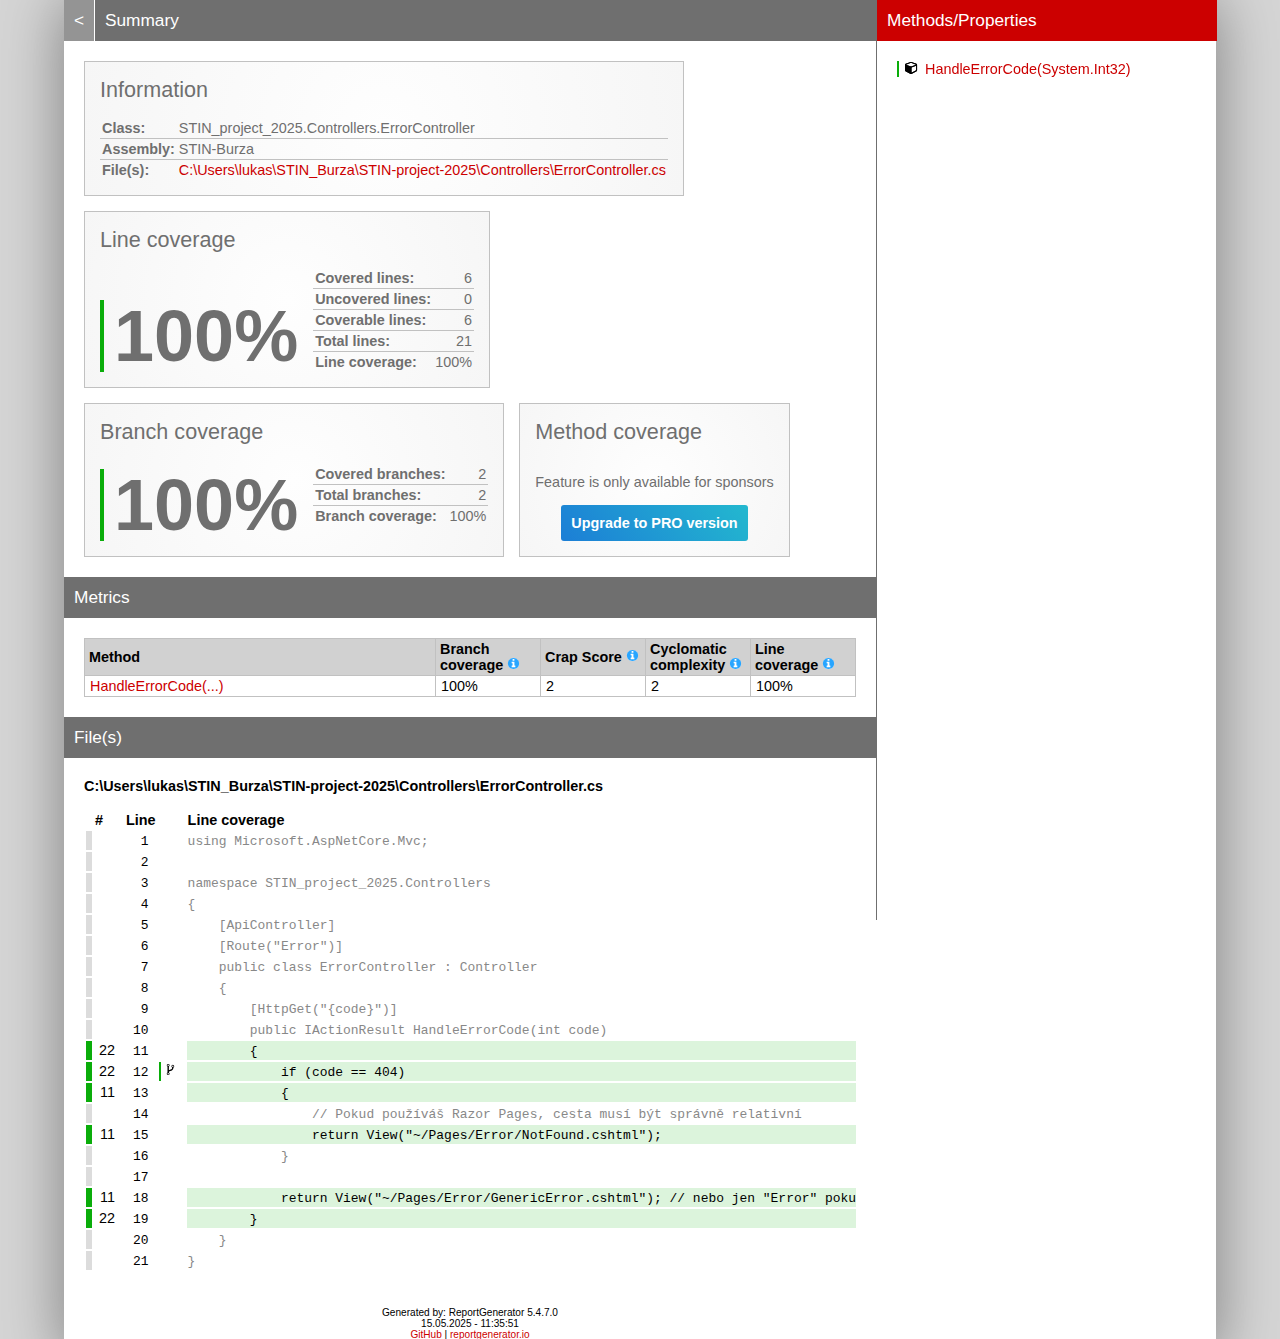
<file: cov-html/STIN_Burza_ErrorController.html>
<!DOCTYPE html>
<html>
<head>
<meta charset="utf-8" />
<meta name="viewport" content="width=device-width, initial-scale=1.0" />
<meta http-equiv="X-UA-Compatible" content="IE=EDGE,chrome=1" />
<link href="[data-uri]" rel="icon" type="image/x-icon" />
<title>STIN_project_2025.Controllers.ErrorController - Coverage Report</title>
<link rel="stylesheet" type="text/css" href="report.css" />
</head><body><div class="container"><div class="containerleft">
<h1><a href="index.html" class="back">&lt;</a> Summary</h1>
<div class="card-group">
<div class="card">
<div class="card-header">Information</div>
<div class="card-body">
<div class="table">
<table>
<tr>
<th>Class:</th>
<td class="limit-width " title="STIN_project_2025.Controllers.ErrorController">STIN_project_2025.Controllers.ErrorController</td>
</tr>
<tr>
<th>Assembly:</th>
<td class="limit-width " title="STIN-Burza">STIN-Burza</td>
</tr>
<tr>
<th>File(s):</th>
<td class="overflow-wrap"><a href="#CUserslukasSTIN_BurzaSTINproject2025ControllersErrorControllercs" class="navigatetohash">C:\Users\lukas\STIN_Burza\STIN-project-2025\Controllers\ErrorController.cs</a></td>
</tr>
</table>
</div>
</div>
</div>
</div>
<div class="card-group">
<div class="card">
<div class="card-header">Line coverage</div>
<div class="card-body">
<div class="large cardpercentagebar cardpercentagebar0">100%</div>
<div class="table">
<table>
<tr>
<th>Covered lines:</th>
<td class="limit-width right" title="6">6</td>
</tr>
<tr>
<th>Uncovered lines:</th>
<td class="limit-width right" title="0">0</td>
</tr>
<tr>
<th>Coverable lines:</th>
<td class="limit-width right" title="6">6</td>
</tr>
<tr>
<th>Total lines:</th>
<td class="limit-width right" title="21">21</td>
</tr>
<tr>
<th>Line coverage:</th>
<td class="limit-width right" title="6 of 6">100%</td>
</tr>
</table>
</div>
</div>
</div>
<div class="card">
<div class="card-header">Branch coverage</div>
<div class="card-body">
<div class="large cardpercentagebar cardpercentagebar0">100%</div>
<div class="table">
<table>
<tr>
<th>Covered branches:</th>
<td class="limit-width right" title="2">2</td>
</tr>
<tr>
<th>Total branches:</th>
<td class="limit-width right" title="2">2</td>
</tr>
<tr>
<th>Branch coverage:</th>
<td class="limit-width right" title="2 of 2">100%</td>
</tr>
</table>
</div>
</div>
</div>
<div class="card">
<div class="card-header">Method coverage</div>
<div class="card-body">
<div class="center">
<p>Feature is only available for sponsors</p>
<a class="pro-button" href="https://reportgenerator.io/pro" target="_blank">Upgrade to PRO version</a>
</div>
</div>
</div>
</div>
<h1>Metrics</h1>
<div class="table-responsive">
<table class="overview table-fixed">
<colgroup>
<col class="column-min-200" />
<col class="column105" />
<col class="column105" />
<col class="column105" />
<col class="column105" />
</colgroup>
<thead><tr><th>Method</th><th>Branch coverage <a href="https://en.wikipedia.org/wiki/Code_coverage" target="_blank"><i class="icon-info-circled"></i></a></th><th>Crap Score <a href="https://googletesting.blogspot.de/2011/02/this-code-is-crap.html" target="_blank"><i class="icon-info-circled"></i></a></th><th>Cyclomatic complexity <a href="https://en.wikipedia.org/wiki/Cyclomatic_complexity" target="_blank"><i class="icon-info-circled"></i></a></th><th>Line coverage <a href="https://en.wikipedia.org/wiki/Code_coverage" target="_blank"><i class="icon-info-circled"></i></a></th></tr></thead>
<tbody>
<tr><td title="HandleErrorCode(System.Int32)"><a href="#file0_line11" class="navigatetohash">HandleErrorCode(...)</a></td><td>100%</td><td>2</td><td>2</td><td>100%</td></tr>
</tbody>
</table>
</div>
<h1>File(s)</h1>
<h2 id="CUserslukasSTIN_BurzaSTINproject2025ControllersErrorControllercs">C:\Users\lukas\STIN_Burza\STIN-project-2025\Controllers\ErrorController.cs</h2>
<div class="table-responsive">
<table class="lineAnalysis">
<thead><tr><th></th><th>#</th><th>Line</th><th></th><th>Line coverage</th></tr></thead>
<tbody>
<tr class="" title="Not coverable" data-coverage="{'AllTestMethods': {'VC': '', 'LVS': 'gray'}}"><td class="gray">&nbsp;</td><td class="leftmargin rightmargin right"></td><td class="rightmargin right"><a id="file0_line1"></a><code>1</code></td><td></td><td class="lightgray"><code>using&nbsp;Microsoft.AspNetCore.Mvc;</code></td></tr>
<tr class="" title="Not coverable" data-coverage="{'AllTestMethods': {'VC': '', 'LVS': 'gray'}}"><td class="gray">&nbsp;</td><td class="leftmargin rightmargin right"></td><td class="rightmargin right"><a id="file0_line2"></a><code>2</code></td><td></td><td class="lightgray"><code></code></td></tr>
<tr class="" title="Not coverable" data-coverage="{'AllTestMethods': {'VC': '', 'LVS': 'gray'}}"><td class="gray">&nbsp;</td><td class="leftmargin rightmargin right"></td><td class="rightmargin right"><a id="file0_line3"></a><code>3</code></td><td></td><td class="lightgray"><code>namespace&nbsp;STIN_project_2025.Controllers</code></td></tr>
<tr class="" title="Not coverable" data-coverage="{'AllTestMethods': {'VC': '', 'LVS': 'gray'}}"><td class="gray">&nbsp;</td><td class="leftmargin rightmargin right"></td><td class="rightmargin right"><a id="file0_line4"></a><code>4</code></td><td></td><td class="lightgray"><code>{</code></td></tr>
<tr class="" title="Not coverable" data-coverage="{'AllTestMethods': {'VC': '', 'LVS': 'gray'}}"><td class="gray">&nbsp;</td><td class="leftmargin rightmargin right"></td><td class="rightmargin right"><a id="file0_line5"></a><code>5</code></td><td></td><td class="lightgray"><code>&nbsp;&nbsp;&nbsp;&nbsp;[ApiController]</code></td></tr>
<tr class="" title="Not coverable" data-coverage="{'AllTestMethods': {'VC': '', 'LVS': 'gray'}}"><td class="gray">&nbsp;</td><td class="leftmargin rightmargin right"></td><td class="rightmargin right"><a id="file0_line6"></a><code>6</code></td><td></td><td class="lightgray"><code>&nbsp;&nbsp;&nbsp;&nbsp;[Route(&quot;Error&quot;)]</code></td></tr>
<tr class="" title="Not coverable" data-coverage="{'AllTestMethods': {'VC': '', 'LVS': 'gray'}}"><td class="gray">&nbsp;</td><td class="leftmargin rightmargin right"></td><td class="rightmargin right"><a id="file0_line7"></a><code>7</code></td><td></td><td class="lightgray"><code>&nbsp;&nbsp;&nbsp;&nbsp;public&nbsp;class&nbsp;ErrorController&nbsp;:&nbsp;Controller</code></td></tr>
<tr class="" title="Not coverable" data-coverage="{'AllTestMethods': {'VC': '', 'LVS': 'gray'}}"><td class="gray">&nbsp;</td><td class="leftmargin rightmargin right"></td><td class="rightmargin right"><a id="file0_line8"></a><code>8</code></td><td></td><td class="lightgray"><code>&nbsp;&nbsp;&nbsp;&nbsp;{</code></td></tr>
<tr class="" title="Not coverable" data-coverage="{'AllTestMethods': {'VC': '', 'LVS': 'gray'}}"><td class="gray">&nbsp;</td><td class="leftmargin rightmargin right"></td><td class="rightmargin right"><a id="file0_line9"></a><code>9</code></td><td></td><td class="lightgray"><code>&nbsp;&nbsp;&nbsp;&nbsp;&nbsp;&nbsp;&nbsp;&nbsp;[HttpGet(&quot;{code}&quot;)]</code></td></tr>
<tr class="" title="Not coverable" data-coverage="{'AllTestMethods': {'VC': '', 'LVS': 'gray'}}"><td class="gray">&nbsp;</td><td class="leftmargin rightmargin right"></td><td class="rightmargin right"><a id="file0_line10"></a><code>10</code></td><td></td><td class="lightgray"><code>&nbsp;&nbsp;&nbsp;&nbsp;&nbsp;&nbsp;&nbsp;&nbsp;public&nbsp;IActionResult&nbsp;HandleErrorCode(int&nbsp;code)</code></td></tr>
<tr class="coverableline" title="Covered (22 visits)" data-coverage="{'AllTestMethods': {'VC': '22', 'LVS': 'green'}}"><td class="green">&nbsp;</td><td class="leftmargin rightmargin right">22</td><td class="rightmargin right"><a id="file0_line11"></a><code>11</code></td><td></td><td class="lightgreen"><code>&nbsp;&nbsp;&nbsp;&nbsp;&nbsp;&nbsp;&nbsp;&nbsp;{</code></td></tr>
<tr class="coverableline" title="Covered (22 visits, 2 of 2 branches are covered)" data-coverage="{'AllTestMethods': {'VC': '22', 'LVS': 'green'}}"><td class="green">&nbsp;</td><td class="leftmargin rightmargin right">22</td><td class="rightmargin right"><a id="file0_line12"></a><code>12</code></td><td class="percentagebar percentagebar100"><i class="icon-fork"></i></td><td class="lightgreen"><code>&nbsp;&nbsp;&nbsp;&nbsp;&nbsp;&nbsp;&nbsp;&nbsp;&nbsp;&nbsp;&nbsp;&nbsp;if&nbsp;(code&nbsp;==&nbsp;404)</code></td></tr>
<tr class="coverableline" title="Covered (11 visits)" data-coverage="{'AllTestMethods': {'VC': '11', 'LVS': 'green'}}"><td class="green">&nbsp;</td><td class="leftmargin rightmargin right">11</td><td class="rightmargin right"><a id="file0_line13"></a><code>13</code></td><td></td><td class="lightgreen"><code>&nbsp;&nbsp;&nbsp;&nbsp;&nbsp;&nbsp;&nbsp;&nbsp;&nbsp;&nbsp;&nbsp;&nbsp;{</code></td></tr>
<tr class="" title="Not coverable" data-coverage="{'AllTestMethods': {'VC': '', 'LVS': 'gray'}}"><td class="gray">&nbsp;</td><td class="leftmargin rightmargin right"></td><td class="rightmargin right"><a id="file0_line14"></a><code>14</code></td><td></td><td class="lightgray"><code>&nbsp;&nbsp;&nbsp;&nbsp;&nbsp;&nbsp;&nbsp;&nbsp;&nbsp;&nbsp;&nbsp;&nbsp;&nbsp;&nbsp;&nbsp;&nbsp;//&nbsp;Pokud&nbsp;použ&#237;v&#225;š&nbsp;Razor&nbsp;Pages,&nbsp;cesta&nbsp;mus&#237;&nbsp;b&#253;t&nbsp;spr&#225;vně&nbsp;relativn&#237;</code></td></tr>
<tr class="coverableline" title="Covered (11 visits)" data-coverage="{'AllTestMethods': {'VC': '11', 'LVS': 'green'}}"><td class="green">&nbsp;</td><td class="leftmargin rightmargin right">11</td><td class="rightmargin right"><a id="file0_line15"></a><code>15</code></td><td></td><td class="lightgreen"><code>&nbsp;&nbsp;&nbsp;&nbsp;&nbsp;&nbsp;&nbsp;&nbsp;&nbsp;&nbsp;&nbsp;&nbsp;&nbsp;&nbsp;&nbsp;&nbsp;return&nbsp;View(&quot;~/Pages/Error/NotFound.cshtml&quot;);</code></td></tr>
<tr class="" title="Not coverable" data-coverage="{'AllTestMethods': {'VC': '', 'LVS': 'gray'}}"><td class="gray">&nbsp;</td><td class="leftmargin rightmargin right"></td><td class="rightmargin right"><a id="file0_line16"></a><code>16</code></td><td></td><td class="lightgray"><code>&nbsp;&nbsp;&nbsp;&nbsp;&nbsp;&nbsp;&nbsp;&nbsp;&nbsp;&nbsp;&nbsp;&nbsp;}</code></td></tr>
<tr class="" title="Not coverable" data-coverage="{'AllTestMethods': {'VC': '', 'LVS': 'gray'}}"><td class="gray">&nbsp;</td><td class="leftmargin rightmargin right"></td><td class="rightmargin right"><a id="file0_line17"></a><code>17</code></td><td></td><td class="lightgray"><code></code></td></tr>
<tr class="coverableline" title="Covered (11 visits)" data-coverage="{'AllTestMethods': {'VC': '11', 'LVS': 'green'}}"><td class="green">&nbsp;</td><td class="leftmargin rightmargin right">11</td><td class="rightmargin right"><a id="file0_line18"></a><code>18</code></td><td></td><td class="lightgreen"><code>&nbsp;&nbsp;&nbsp;&nbsp;&nbsp;&nbsp;&nbsp;&nbsp;&nbsp;&nbsp;&nbsp;&nbsp;return&nbsp;View(&quot;~/Pages/Error/GenericError.cshtml&quot;);&nbsp;//&nbsp;nebo&nbsp;jen&nbsp;&quot;Error&quot;&nbsp;pokud&nbsp;m&#225;š&nbsp;Views/Error/Error.cshtml</code></td></tr>
<tr class="coverableline" title="Covered (22 visits)" data-coverage="{'AllTestMethods': {'VC': '22', 'LVS': 'green'}}"><td class="green">&nbsp;</td><td class="leftmargin rightmargin right">22</td><td class="rightmargin right"><a id="file0_line19"></a><code>19</code></td><td></td><td class="lightgreen"><code>&nbsp;&nbsp;&nbsp;&nbsp;&nbsp;&nbsp;&nbsp;&nbsp;}</code></td></tr>
<tr class="" title="Not coverable" data-coverage="{'AllTestMethods': {'VC': '', 'LVS': 'gray'}}"><td class="gray">&nbsp;</td><td class="leftmargin rightmargin right"></td><td class="rightmargin right"><a id="file0_line20"></a><code>20</code></td><td></td><td class="lightgray"><code>&nbsp;&nbsp;&nbsp;&nbsp;}</code></td></tr>
<tr class="" title="Not coverable" data-coverage="{'AllTestMethods': {'VC': '', 'LVS': 'gray'}}"><td class="gray">&nbsp;</td><td class="leftmargin rightmargin right"></td><td class="rightmargin right"><a id="file0_line21"></a><code>21</code></td><td></td><td class="lightgray"><code>}</code></td></tr>
</tbody>
</table>
</div>
<div class="footer">Generated by: ReportGenerator 5.4.7.0<br />15.05.2025 - 11:35:51<br /><a href="https://github.com/danielpalme/ReportGenerator">GitHub</a> | <a href="https://reportgenerator.io">reportgenerator.io</a></div></div>
<div class="containerright">
<div class="containerrightfixed">
<h1>Methods/Properties</h1>
<a href="#file0_line11" class="navigatetohash percentagebar percentagebar100" title="Line coverage: 100% - HandleErrorCode(System.Int32)"><i class="icon-cube"></i>HandleErrorCode(System.Int32)</a><br />
<br/></div>
</div></div>
<script type="text/javascript">
/* <![CDATA[ */
(function() {
    var url = window.location.href;
    var startOfQueryString = url.indexOf('?');
    var queryString = startOfQueryString > -1 ? url.substr(startOfQueryString) : '';

    if (startOfQueryString > -1) {
        var i = 0, href= null;
        var css = document.getElementsByTagName('link');

        for (i = 0; i < css.length; i++) {
            if (css[i].getAttribute('rel') !== 'stylesheet') {
            continue;
            }

            href = css[i].getAttribute('href');

            if (href) {
            css[i].setAttribute('href', href + queryString);
            }
        }

        var links = document.getElementsByTagName('a');

        for (i = 0; i < links.length; i++) {
            href = links[i].getAttribute('href');

            if (href
                && !href.startsWith('http://')
                && !href.startsWith('https://')
                && !href.startsWith('#')
                && href.indexOf('?') === -1) {
            links[i].setAttribute('href', href + queryString);
            }
        }
    }

    var newScript = document.createElement('script');
    newScript.src = 'class.js' + queryString;
    document.getElementsByTagName('body')[0].appendChild(newScript);
})();
/* ]]> */ 
</script></body></html>
</file>
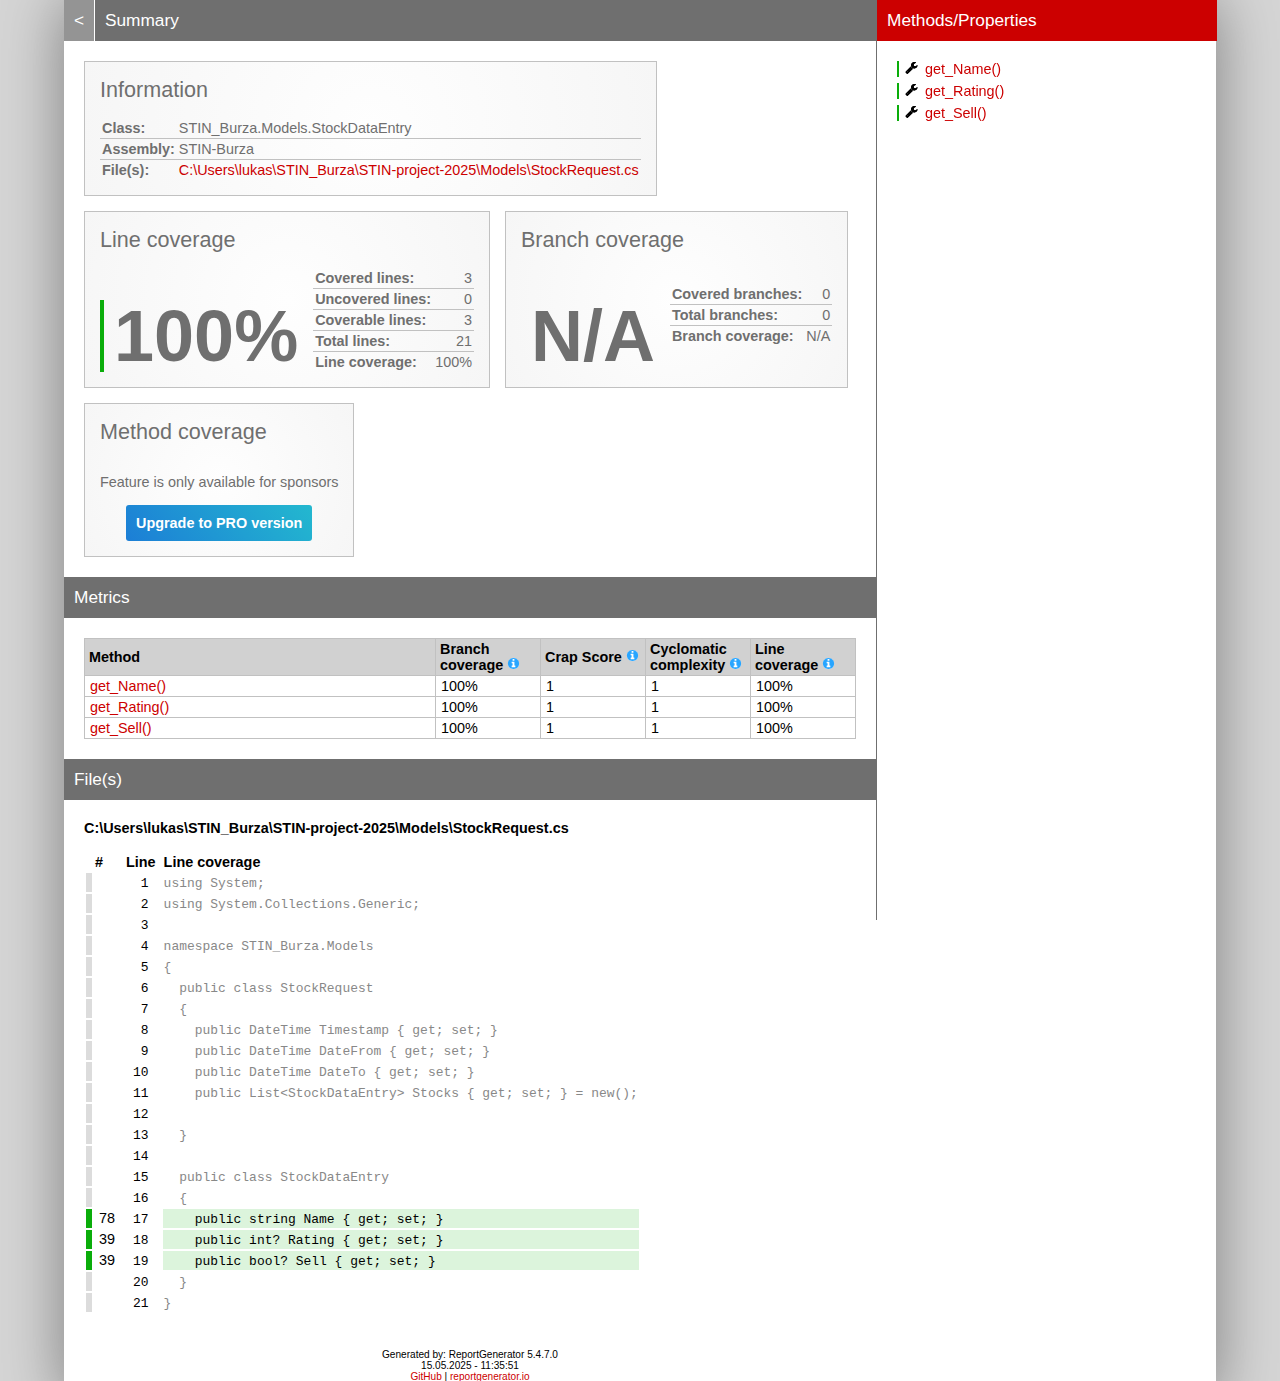
<file: cov-html/STIN_Burza_StockDataEntry.html>
<!DOCTYPE html>
<html>
<head>
<meta charset="utf-8" />
<meta name="viewport" content="width=device-width, initial-scale=1.0" />
<meta http-equiv="X-UA-Compatible" content="IE=EDGE,chrome=1" />
<link href="[data-uri]" rel="icon" type="image/x-icon" />
<title>STIN_Burza.Models.StockDataEntry - Coverage Report</title>
<link rel="stylesheet" type="text/css" href="report.css" />
</head><body><div class="container"><div class="containerleft">
<h1><a href="index.html" class="back">&lt;</a> Summary</h1>
<div class="card-group">
<div class="card">
<div class="card-header">Information</div>
<div class="card-body">
<div class="table">
<table>
<tr>
<th>Class:</th>
<td class="limit-width " title="STIN_Burza.Models.StockDataEntry">STIN_Burza.Models.StockDataEntry</td>
</tr>
<tr>
<th>Assembly:</th>
<td class="limit-width " title="STIN-Burza">STIN-Burza</td>
</tr>
<tr>
<th>File(s):</th>
<td class="overflow-wrap"><a href="#CUserslukasSTIN_BurzaSTINproject2025ModelsStockRequestcs" class="navigatetohash">C:\Users\lukas\STIN_Burza\STIN-project-2025\Models\StockRequest.cs</a></td>
</tr>
</table>
</div>
</div>
</div>
</div>
<div class="card-group">
<div class="card">
<div class="card-header">Line coverage</div>
<div class="card-body">
<div class="large cardpercentagebar cardpercentagebar0">100%</div>
<div class="table">
<table>
<tr>
<th>Covered lines:</th>
<td class="limit-width right" title="3">3</td>
</tr>
<tr>
<th>Uncovered lines:</th>
<td class="limit-width right" title="0">0</td>
</tr>
<tr>
<th>Coverable lines:</th>
<td class="limit-width right" title="3">3</td>
</tr>
<tr>
<th>Total lines:</th>
<td class="limit-width right" title="21">21</td>
</tr>
<tr>
<th>Line coverage:</th>
<td class="limit-width right" title="3 of 3">100%</td>
</tr>
</table>
</div>
</div>
</div>
<div class="card">
<div class="card-header">Branch coverage</div>
<div class="card-body">
<div class="large">N/A</div>
<div class="table">
<table>
<tr>
<th>Covered branches:</th>
<td class="limit-width right" title="0">0</td>
</tr>
<tr>
<th>Total branches:</th>
<td class="limit-width right" title="0">0</td>
</tr>
<tr>
<th>Branch coverage:</th>
<td class="limit-width right" title="N/A">N/A</td>
</tr>
</table>
</div>
</div>
</div>
<div class="card">
<div class="card-header">Method coverage</div>
<div class="card-body">
<div class="center">
<p>Feature is only available for sponsors</p>
<a class="pro-button" href="https://reportgenerator.io/pro" target="_blank">Upgrade to PRO version</a>
</div>
</div>
</div>
</div>
<h1>Metrics</h1>
<div class="table-responsive">
<table class="overview table-fixed">
<colgroup>
<col class="column-min-200" />
<col class="column105" />
<col class="column105" />
<col class="column105" />
<col class="column105" />
</colgroup>
<thead><tr><th>Method</th><th>Branch coverage <a href="https://en.wikipedia.org/wiki/Code_coverage" target="_blank"><i class="icon-info-circled"></i></a></th><th>Crap Score <a href="https://googletesting.blogspot.de/2011/02/this-code-is-crap.html" target="_blank"><i class="icon-info-circled"></i></a></th><th>Cyclomatic complexity <a href="https://en.wikipedia.org/wiki/Cyclomatic_complexity" target="_blank"><i class="icon-info-circled"></i></a></th><th>Line coverage <a href="https://en.wikipedia.org/wiki/Code_coverage" target="_blank"><i class="icon-info-circled"></i></a></th></tr></thead>
<tbody>
<tr><td title="get_Name()"><a href="#file0_line17" class="navigatetohash">get_Name()</a></td><td>100%</td><td>1</td><td>1</td><td>100%</td></tr>
<tr><td title="get_Rating()"><a href="#file0_line18" class="navigatetohash">get_Rating()</a></td><td>100%</td><td>1</td><td>1</td><td>100%</td></tr>
<tr><td title="get_Sell()"><a href="#file0_line19" class="navigatetohash">get_Sell()</a></td><td>100%</td><td>1</td><td>1</td><td>100%</td></tr>
</tbody>
</table>
</div>
<h1>File(s)</h1>
<h2 id="CUserslukasSTIN_BurzaSTINproject2025ModelsStockRequestcs">C:\Users\lukas\STIN_Burza\STIN-project-2025\Models\StockRequest.cs</h2>
<div class="table-responsive">
<table class="lineAnalysis">
<thead><tr><th></th><th>#</th><th>Line</th><th></th><th>Line coverage</th></tr></thead>
<tbody>
<tr class="" title="Not coverable" data-coverage="{'AllTestMethods': {'VC': '', 'LVS': 'gray'}}"><td class="gray">&nbsp;</td><td class="leftmargin rightmargin right"></td><td class="rightmargin right"><a id="file0_line1"></a><code>1</code></td><td></td><td class="lightgray"><code>using&nbsp;System;</code></td></tr>
<tr class="" title="Not coverable" data-coverage="{'AllTestMethods': {'VC': '', 'LVS': 'gray'}}"><td class="gray">&nbsp;</td><td class="leftmargin rightmargin right"></td><td class="rightmargin right"><a id="file0_line2"></a><code>2</code></td><td></td><td class="lightgray"><code>using&nbsp;System.Collections.Generic;</code></td></tr>
<tr class="" title="Not coverable" data-coverage="{'AllTestMethods': {'VC': '', 'LVS': 'gray'}}"><td class="gray">&nbsp;</td><td class="leftmargin rightmargin right"></td><td class="rightmargin right"><a id="file0_line3"></a><code>3</code></td><td></td><td class="lightgray"><code></code></td></tr>
<tr class="" title="Not coverable" data-coverage="{'AllTestMethods': {'VC': '', 'LVS': 'gray'}}"><td class="gray">&nbsp;</td><td class="leftmargin rightmargin right"></td><td class="rightmargin right"><a id="file0_line4"></a><code>4</code></td><td></td><td class="lightgray"><code>namespace&nbsp;STIN_Burza.Models</code></td></tr>
<tr class="" title="Not coverable" data-coverage="{'AllTestMethods': {'VC': '', 'LVS': 'gray'}}"><td class="gray">&nbsp;</td><td class="leftmargin rightmargin right"></td><td class="rightmargin right"><a id="file0_line5"></a><code>5</code></td><td></td><td class="lightgray"><code>{</code></td></tr>
<tr class="" title="Not coverable" data-coverage="{'AllTestMethods': {'VC': '', 'LVS': 'gray'}}"><td class="gray">&nbsp;</td><td class="leftmargin rightmargin right"></td><td class="rightmargin right"><a id="file0_line6"></a><code>6</code></td><td></td><td class="lightgray"><code>&nbsp;&nbsp;public&nbsp;class&nbsp;StockRequest</code></td></tr>
<tr class="" title="Not coverable" data-coverage="{'AllTestMethods': {'VC': '', 'LVS': 'gray'}}"><td class="gray">&nbsp;</td><td class="leftmargin rightmargin right"></td><td class="rightmargin right"><a id="file0_line7"></a><code>7</code></td><td></td><td class="lightgray"><code>&nbsp;&nbsp;{</code></td></tr>
<tr class="" title="Not coverable" data-coverage="{'AllTestMethods': {'VC': '', 'LVS': 'gray'}}"><td class="gray">&nbsp;</td><td class="leftmargin rightmargin right"></td><td class="rightmargin right"><a id="file0_line8"></a><code>8</code></td><td></td><td class="lightgray"><code>&nbsp;&nbsp;&nbsp;&nbsp;public&nbsp;DateTime&nbsp;Timestamp&nbsp;{&nbsp;get;&nbsp;set;&nbsp;}</code></td></tr>
<tr class="" title="Not coverable" data-coverage="{'AllTestMethods': {'VC': '', 'LVS': 'gray'}}"><td class="gray">&nbsp;</td><td class="leftmargin rightmargin right"></td><td class="rightmargin right"><a id="file0_line9"></a><code>9</code></td><td></td><td class="lightgray"><code>&nbsp;&nbsp;&nbsp;&nbsp;public&nbsp;DateTime&nbsp;DateFrom&nbsp;{&nbsp;get;&nbsp;set;&nbsp;}</code></td></tr>
<tr class="" title="Not coverable" data-coverage="{'AllTestMethods': {'VC': '', 'LVS': 'gray'}}"><td class="gray">&nbsp;</td><td class="leftmargin rightmargin right"></td><td class="rightmargin right"><a id="file0_line10"></a><code>10</code></td><td></td><td class="lightgray"><code>&nbsp;&nbsp;&nbsp;&nbsp;public&nbsp;DateTime&nbsp;DateTo&nbsp;{&nbsp;get;&nbsp;set;&nbsp;}</code></td></tr>
<tr class="" title="Not coverable" data-coverage="{'AllTestMethods': {'VC': '', 'LVS': 'gray'}}"><td class="gray">&nbsp;</td><td class="leftmargin rightmargin right"></td><td class="rightmargin right"><a id="file0_line11"></a><code>11</code></td><td></td><td class="lightgray"><code>&nbsp;&nbsp;&nbsp;&nbsp;public&nbsp;List&lt;StockDataEntry&gt;&nbsp;Stocks&nbsp;{&nbsp;get;&nbsp;set;&nbsp;}&nbsp;=&nbsp;new();</code></td></tr>
<tr class="" title="Not coverable" data-coverage="{'AllTestMethods': {'VC': '', 'LVS': 'gray'}}"><td class="gray">&nbsp;</td><td class="leftmargin rightmargin right"></td><td class="rightmargin right"><a id="file0_line12"></a><code>12</code></td><td></td><td class="lightgray"><code></code></td></tr>
<tr class="" title="Not coverable" data-coverage="{'AllTestMethods': {'VC': '', 'LVS': 'gray'}}"><td class="gray">&nbsp;</td><td class="leftmargin rightmargin right"></td><td class="rightmargin right"><a id="file0_line13"></a><code>13</code></td><td></td><td class="lightgray"><code>&nbsp;&nbsp;}</code></td></tr>
<tr class="" title="Not coverable" data-coverage="{'AllTestMethods': {'VC': '', 'LVS': 'gray'}}"><td class="gray">&nbsp;</td><td class="leftmargin rightmargin right"></td><td class="rightmargin right"><a id="file0_line14"></a><code>14</code></td><td></td><td class="lightgray"><code></code></td></tr>
<tr class="" title="Not coverable" data-coverage="{'AllTestMethods': {'VC': '', 'LVS': 'gray'}}"><td class="gray">&nbsp;</td><td class="leftmargin rightmargin right"></td><td class="rightmargin right"><a id="file0_line15"></a><code>15</code></td><td></td><td class="lightgray"><code>&nbsp;&nbsp;public&nbsp;class&nbsp;StockDataEntry</code></td></tr>
<tr class="" title="Not coverable" data-coverage="{'AllTestMethods': {'VC': '', 'LVS': 'gray'}}"><td class="gray">&nbsp;</td><td class="leftmargin rightmargin right"></td><td class="rightmargin right"><a id="file0_line16"></a><code>16</code></td><td></td><td class="lightgray"><code>&nbsp;&nbsp;{</code></td></tr>
<tr class="coverableline" title="Covered (78 visits)" data-coverage="{'AllTestMethods': {'VC': '78', 'LVS': 'green'}}"><td class="green">&nbsp;</td><td class="leftmargin rightmargin right">78</td><td class="rightmargin right"><a id="file0_line17"></a><code>17</code></td><td></td><td class="lightgreen"><code>&nbsp;&nbsp;&nbsp;&nbsp;public&nbsp;string&nbsp;Name&nbsp;{&nbsp;get;&nbsp;set;&nbsp;}</code></td></tr>
<tr class="coverableline" title="Covered (39 visits)" data-coverage="{'AllTestMethods': {'VC': '39', 'LVS': 'green'}}"><td class="green">&nbsp;</td><td class="leftmargin rightmargin right">39</td><td class="rightmargin right"><a id="file0_line18"></a><code>18</code></td><td></td><td class="lightgreen"><code>&nbsp;&nbsp;&nbsp;&nbsp;public&nbsp;int?&nbsp;Rating&nbsp;{&nbsp;get;&nbsp;set;&nbsp;}</code></td></tr>
<tr class="coverableline" title="Covered (39 visits)" data-coverage="{'AllTestMethods': {'VC': '39', 'LVS': 'green'}}"><td class="green">&nbsp;</td><td class="leftmargin rightmargin right">39</td><td class="rightmargin right"><a id="file0_line19"></a><code>19</code></td><td></td><td class="lightgreen"><code>&nbsp;&nbsp;&nbsp;&nbsp;public&nbsp;bool?&nbsp;Sell&nbsp;{&nbsp;get;&nbsp;set;&nbsp;}</code></td></tr>
<tr class="" title="Not coverable" data-coverage="{'AllTestMethods': {'VC': '', 'LVS': 'gray'}}"><td class="gray">&nbsp;</td><td class="leftmargin rightmargin right"></td><td class="rightmargin right"><a id="file0_line20"></a><code>20</code></td><td></td><td class="lightgray"><code>&nbsp;&nbsp;}</code></td></tr>
<tr class="" title="Not coverable" data-coverage="{'AllTestMethods': {'VC': '', 'LVS': 'gray'}}"><td class="gray">&nbsp;</td><td class="leftmargin rightmargin right"></td><td class="rightmargin right"><a id="file0_line21"></a><code>21</code></td><td></td><td class="lightgray"><code>}</code></td></tr>
</tbody>
</table>
</div>
<div class="footer">Generated by: ReportGenerator 5.4.7.0<br />15.05.2025 - 11:35:51<br /><a href="https://github.com/danielpalme/ReportGenerator">GitHub</a> | <a href="https://reportgenerator.io">reportgenerator.io</a></div></div>
<div class="containerright">
<div class="containerrightfixed">
<h1>Methods/Properties</h1>
<a href="#file0_line17" class="navigatetohash percentagebar percentagebar100" title="Line coverage: 100% - get_Name()"><i class="icon-wrench"></i>get_Name()</a><br />
<a href="#file0_line18" class="navigatetohash percentagebar percentagebar100" title="Line coverage: 100% - get_Rating()"><i class="icon-wrench"></i>get_Rating()</a><br />
<a href="#file0_line19" class="navigatetohash percentagebar percentagebar100" title="Line coverage: 100% - get_Sell()"><i class="icon-wrench"></i>get_Sell()</a><br />
<br/></div>
</div></div>
<script type="text/javascript">
/* <![CDATA[ */
(function() {
    var url = window.location.href;
    var startOfQueryString = url.indexOf('?');
    var queryString = startOfQueryString > -1 ? url.substr(startOfQueryString) : '';

    if (startOfQueryString > -1) {
        var i = 0, href= null;
        var css = document.getElementsByTagName('link');

        for (i = 0; i < css.length; i++) {
            if (css[i].getAttribute('rel') !== 'stylesheet') {
            continue;
            }

            href = css[i].getAttribute('href');

            if (href) {
            css[i].setAttribute('href', href + queryString);
            }
        }

        var links = document.getElementsByTagName('a');

        for (i = 0; i < links.length; i++) {
            href = links[i].getAttribute('href');

            if (href
                && !href.startsWith('http://')
                && !href.startsWith('https://')
                && !href.startsWith('#')
                && href.indexOf('?') === -1) {
            links[i].setAttribute('href', href + queryString);
            }
        }
    }

    var newScript = document.createElement('script');
    newScript.src = 'class.js' + queryString;
    document.getElementsByTagName('body')[0].appendChild(newScript);
})();
/* ]]> */ 
</script></body></html>
</file>
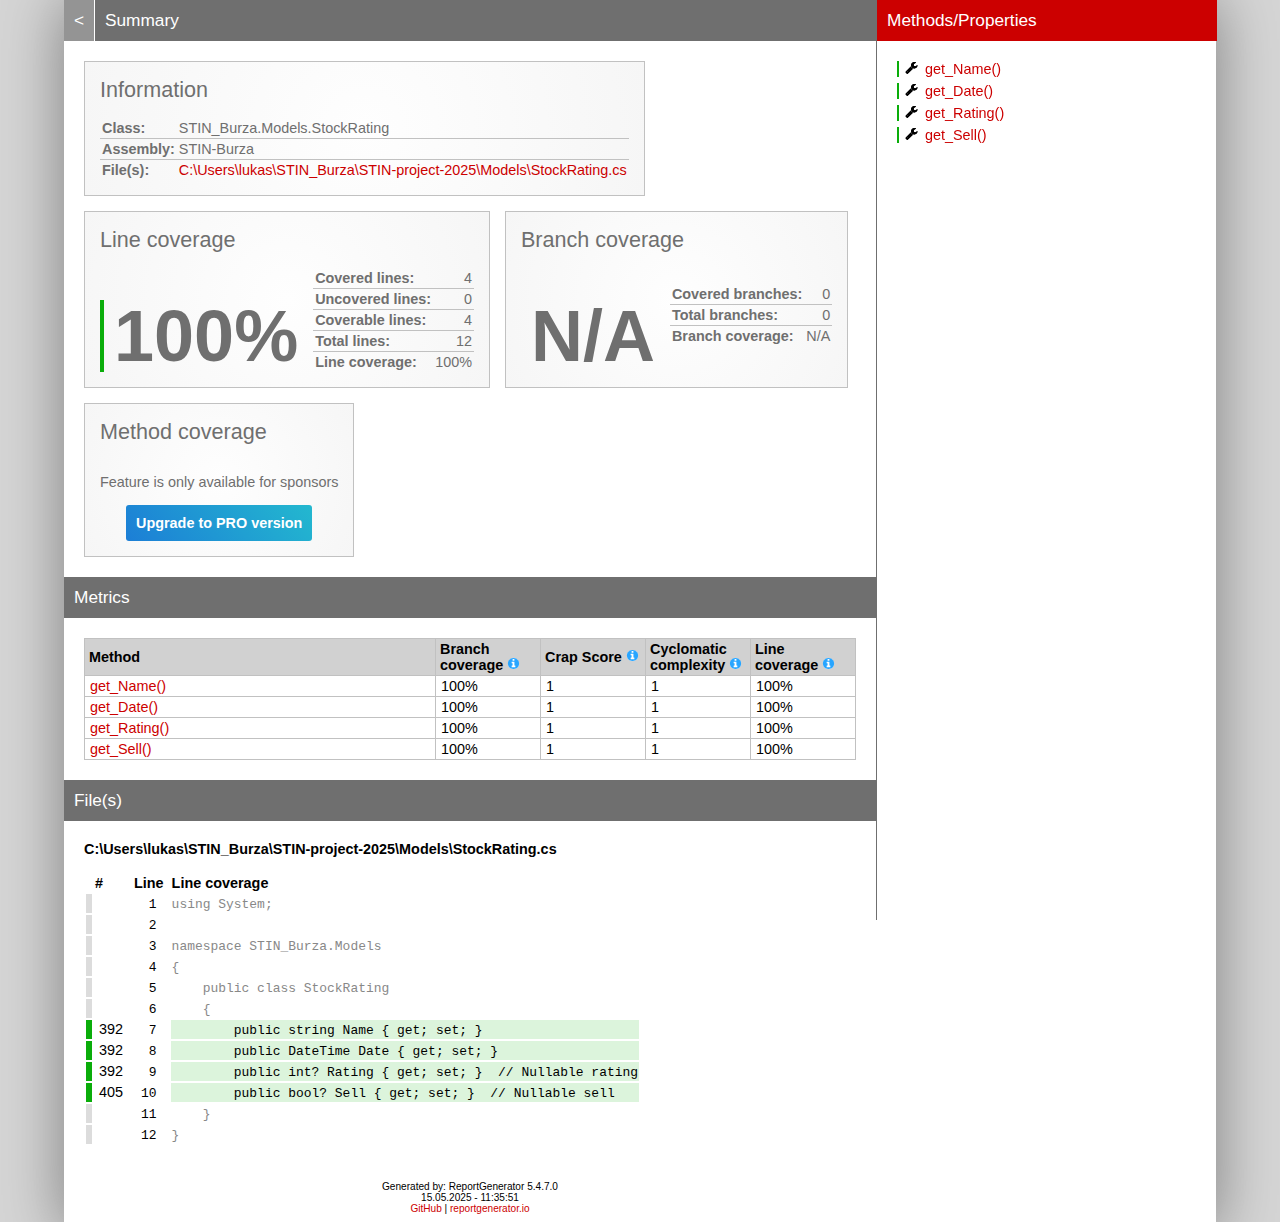
<file: cov-html/STIN_Burza_StockRating.html>
<!DOCTYPE html>
<html>
<head>
<meta charset="utf-8" />
<meta name="viewport" content="width=device-width, initial-scale=1.0" />
<meta http-equiv="X-UA-Compatible" content="IE=EDGE,chrome=1" />
<link href="[data-uri]" rel="icon" type="image/x-icon" />
<title>STIN_Burza.Models.StockRating - Coverage Report</title>
<link rel="stylesheet" type="text/css" href="report.css" />
</head><body><div class="container"><div class="containerleft">
<h1><a href="index.html" class="back">&lt;</a> Summary</h1>
<div class="card-group">
<div class="card">
<div class="card-header">Information</div>
<div class="card-body">
<div class="table">
<table>
<tr>
<th>Class:</th>
<td class="limit-width " title="STIN_Burza.Models.StockRating">STIN_Burza.Models.StockRating</td>
</tr>
<tr>
<th>Assembly:</th>
<td class="limit-width " title="STIN-Burza">STIN-Burza</td>
</tr>
<tr>
<th>File(s):</th>
<td class="overflow-wrap"><a href="#CUserslukasSTIN_BurzaSTINproject2025ModelsStockRatingcs" class="navigatetohash">C:\Users\lukas\STIN_Burza\STIN-project-2025\Models\StockRating.cs</a></td>
</tr>
</table>
</div>
</div>
</div>
</div>
<div class="card-group">
<div class="card">
<div class="card-header">Line coverage</div>
<div class="card-body">
<div class="large cardpercentagebar cardpercentagebar0">100%</div>
<div class="table">
<table>
<tr>
<th>Covered lines:</th>
<td class="limit-width right" title="4">4</td>
</tr>
<tr>
<th>Uncovered lines:</th>
<td class="limit-width right" title="0">0</td>
</tr>
<tr>
<th>Coverable lines:</th>
<td class="limit-width right" title="4">4</td>
</tr>
<tr>
<th>Total lines:</th>
<td class="limit-width right" title="12">12</td>
</tr>
<tr>
<th>Line coverage:</th>
<td class="limit-width right" title="4 of 4">100%</td>
</tr>
</table>
</div>
</div>
</div>
<div class="card">
<div class="card-header">Branch coverage</div>
<div class="card-body">
<div class="large">N/A</div>
<div class="table">
<table>
<tr>
<th>Covered branches:</th>
<td class="limit-width right" title="0">0</td>
</tr>
<tr>
<th>Total branches:</th>
<td class="limit-width right" title="0">0</td>
</tr>
<tr>
<th>Branch coverage:</th>
<td class="limit-width right" title="N/A">N/A</td>
</tr>
</table>
</div>
</div>
</div>
<div class="card">
<div class="card-header">Method coverage</div>
<div class="card-body">
<div class="center">
<p>Feature is only available for sponsors</p>
<a class="pro-button" href="https://reportgenerator.io/pro" target="_blank">Upgrade to PRO version</a>
</div>
</div>
</div>
</div>
<h1>Metrics</h1>
<div class="table-responsive">
<table class="overview table-fixed">
<colgroup>
<col class="column-min-200" />
<col class="column105" />
<col class="column105" />
<col class="column105" />
<col class="column105" />
</colgroup>
<thead><tr><th>Method</th><th>Branch coverage <a href="https://en.wikipedia.org/wiki/Code_coverage" target="_blank"><i class="icon-info-circled"></i></a></th><th>Crap Score <a href="https://googletesting.blogspot.de/2011/02/this-code-is-crap.html" target="_blank"><i class="icon-info-circled"></i></a></th><th>Cyclomatic complexity <a href="https://en.wikipedia.org/wiki/Cyclomatic_complexity" target="_blank"><i class="icon-info-circled"></i></a></th><th>Line coverage <a href="https://en.wikipedia.org/wiki/Code_coverage" target="_blank"><i class="icon-info-circled"></i></a></th></tr></thead>
<tbody>
<tr><td title="get_Name()"><a href="#file0_line7" class="navigatetohash">get_Name()</a></td><td>100%</td><td>1</td><td>1</td><td>100%</td></tr>
<tr><td title="get_Date()"><a href="#file0_line8" class="navigatetohash">get_Date()</a></td><td>100%</td><td>1</td><td>1</td><td>100%</td></tr>
<tr><td title="get_Rating()"><a href="#file0_line9" class="navigatetohash">get_Rating()</a></td><td>100%</td><td>1</td><td>1</td><td>100%</td></tr>
<tr><td title="get_Sell()"><a href="#file0_line10" class="navigatetohash">get_Sell()</a></td><td>100%</td><td>1</td><td>1</td><td>100%</td></tr>
</tbody>
</table>
</div>
<h1>File(s)</h1>
<h2 id="CUserslukasSTIN_BurzaSTINproject2025ModelsStockRatingcs">C:\Users\lukas\STIN_Burza\STIN-project-2025\Models\StockRating.cs</h2>
<div class="table-responsive">
<table class="lineAnalysis">
<thead><tr><th></th><th>#</th><th>Line</th><th></th><th>Line coverage</th></tr></thead>
<tbody>
<tr class="" title="Not coverable" data-coverage="{'AllTestMethods': {'VC': '', 'LVS': 'gray'}}"><td class="gray">&nbsp;</td><td class="leftmargin rightmargin right"></td><td class="rightmargin right"><a id="file0_line1"></a><code>1</code></td><td></td><td class="lightgray"><code>using&nbsp;System;</code></td></tr>
<tr class="" title="Not coverable" data-coverage="{'AllTestMethods': {'VC': '', 'LVS': 'gray'}}"><td class="gray">&nbsp;</td><td class="leftmargin rightmargin right"></td><td class="rightmargin right"><a id="file0_line2"></a><code>2</code></td><td></td><td class="lightgray"><code></code></td></tr>
<tr class="" title="Not coverable" data-coverage="{'AllTestMethods': {'VC': '', 'LVS': 'gray'}}"><td class="gray">&nbsp;</td><td class="leftmargin rightmargin right"></td><td class="rightmargin right"><a id="file0_line3"></a><code>3</code></td><td></td><td class="lightgray"><code>namespace&nbsp;STIN_Burza.Models</code></td></tr>
<tr class="" title="Not coverable" data-coverage="{'AllTestMethods': {'VC': '', 'LVS': 'gray'}}"><td class="gray">&nbsp;</td><td class="leftmargin rightmargin right"></td><td class="rightmargin right"><a id="file0_line4"></a><code>4</code></td><td></td><td class="lightgray"><code>{</code></td></tr>
<tr class="" title="Not coverable" data-coverage="{'AllTestMethods': {'VC': '', 'LVS': 'gray'}}"><td class="gray">&nbsp;</td><td class="leftmargin rightmargin right"></td><td class="rightmargin right"><a id="file0_line5"></a><code>5</code></td><td></td><td class="lightgray"><code>&nbsp;&nbsp;&nbsp;&nbsp;public&nbsp;class&nbsp;StockRating</code></td></tr>
<tr class="" title="Not coverable" data-coverage="{'AllTestMethods': {'VC': '', 'LVS': 'gray'}}"><td class="gray">&nbsp;</td><td class="leftmargin rightmargin right"></td><td class="rightmargin right"><a id="file0_line6"></a><code>6</code></td><td></td><td class="lightgray"><code>&nbsp;&nbsp;&nbsp;&nbsp;{</code></td></tr>
<tr class="coverableline" title="Covered (392 visits)" data-coverage="{'AllTestMethods': {'VC': '392', 'LVS': 'green'}}"><td class="green">&nbsp;</td><td class="leftmargin rightmargin right">392</td><td class="rightmargin right"><a id="file0_line7"></a><code>7</code></td><td></td><td class="lightgreen"><code>&nbsp;&nbsp;&nbsp;&nbsp;&nbsp;&nbsp;&nbsp;&nbsp;public&nbsp;string&nbsp;Name&nbsp;{&nbsp;get;&nbsp;set;&nbsp;}</code></td></tr>
<tr class="coverableline" title="Covered (392 visits)" data-coverage="{'AllTestMethods': {'VC': '392', 'LVS': 'green'}}"><td class="green">&nbsp;</td><td class="leftmargin rightmargin right">392</td><td class="rightmargin right"><a id="file0_line8"></a><code>8</code></td><td></td><td class="lightgreen"><code>&nbsp;&nbsp;&nbsp;&nbsp;&nbsp;&nbsp;&nbsp;&nbsp;public&nbsp;DateTime&nbsp;Date&nbsp;{&nbsp;get;&nbsp;set;&nbsp;}</code></td></tr>
<tr class="coverableline" title="Covered (392 visits)" data-coverage="{'AllTestMethods': {'VC': '392', 'LVS': 'green'}}"><td class="green">&nbsp;</td><td class="leftmargin rightmargin right">392</td><td class="rightmargin right"><a id="file0_line9"></a><code>9</code></td><td></td><td class="lightgreen"><code>&nbsp;&nbsp;&nbsp;&nbsp;&nbsp;&nbsp;&nbsp;&nbsp;public&nbsp;int?&nbsp;Rating&nbsp;{&nbsp;get;&nbsp;set;&nbsp;}&nbsp;&nbsp;//&nbsp;Nullable&nbsp;rating</code></td></tr>
<tr class="coverableline" title="Covered (405 visits)" data-coverage="{'AllTestMethods': {'VC': '405', 'LVS': 'green'}}"><td class="green">&nbsp;</td><td class="leftmargin rightmargin right">405</td><td class="rightmargin right"><a id="file0_line10"></a><code>10</code></td><td></td><td class="lightgreen"><code>&nbsp;&nbsp;&nbsp;&nbsp;&nbsp;&nbsp;&nbsp;&nbsp;public&nbsp;bool?&nbsp;Sell&nbsp;{&nbsp;get;&nbsp;set;&nbsp;}&nbsp;&nbsp;//&nbsp;Nullable&nbsp;sell</code></td></tr>
<tr class="" title="Not coverable" data-coverage="{'AllTestMethods': {'VC': '', 'LVS': 'gray'}}"><td class="gray">&nbsp;</td><td class="leftmargin rightmargin right"></td><td class="rightmargin right"><a id="file0_line11"></a><code>11</code></td><td></td><td class="lightgray"><code>&nbsp;&nbsp;&nbsp;&nbsp;}</code></td></tr>
<tr class="" title="Not coverable" data-coverage="{'AllTestMethods': {'VC': '', 'LVS': 'gray'}}"><td class="gray">&nbsp;</td><td class="leftmargin rightmargin right"></td><td class="rightmargin right"><a id="file0_line12"></a><code>12</code></td><td></td><td class="lightgray"><code>}</code></td></tr>
</tbody>
</table>
</div>
<div class="footer">Generated by: ReportGenerator 5.4.7.0<br />15.05.2025 - 11:35:51<br /><a href="https://github.com/danielpalme/ReportGenerator">GitHub</a> | <a href="https://reportgenerator.io">reportgenerator.io</a></div></div>
<div class="containerright">
<div class="containerrightfixed">
<h1>Methods/Properties</h1>
<a href="#file0_line7" class="navigatetohash percentagebar percentagebar100" title="Line coverage: 100% - get_Name()"><i class="icon-wrench"></i>get_Name()</a><br />
<a href="#file0_line8" class="navigatetohash percentagebar percentagebar100" title="Line coverage: 100% - get_Date()"><i class="icon-wrench"></i>get_Date()</a><br />
<a href="#file0_line9" class="navigatetohash percentagebar percentagebar100" title="Line coverage: 100% - get_Rating()"><i class="icon-wrench"></i>get_Rating()</a><br />
<a href="#file0_line10" class="navigatetohash percentagebar percentagebar100" title="Line coverage: 100% - get_Sell()"><i class="icon-wrench"></i>get_Sell()</a><br />
<br/></div>
</div></div>
<script type="text/javascript">
/* <![CDATA[ */
(function() {
    var url = window.location.href;
    var startOfQueryString = url.indexOf('?');
    var queryString = startOfQueryString > -1 ? url.substr(startOfQueryString) : '';

    if (startOfQueryString > -1) {
        var i = 0, href= null;
        var css = document.getElementsByTagName('link');

        for (i = 0; i < css.length; i++) {
            if (css[i].getAttribute('rel') !== 'stylesheet') {
            continue;
            }

            href = css[i].getAttribute('href');

            if (href) {
            css[i].setAttribute('href', href + queryString);
            }
        }

        var links = document.getElementsByTagName('a');

        for (i = 0; i < links.length; i++) {
            href = links[i].getAttribute('href');

            if (href
                && !href.startsWith('http://')
                && !href.startsWith('https://')
                && !href.startsWith('#')
                && href.indexOf('?') === -1) {
            links[i].setAttribute('href', href + queryString);
            }
        }
    }

    var newScript = document.createElement('script');
    newScript.src = 'class.js' + queryString;
    document.getElementsByTagName('body')[0].appendChild(newScript);
})();
/* ]]> */ 
</script></body></html>
</file>
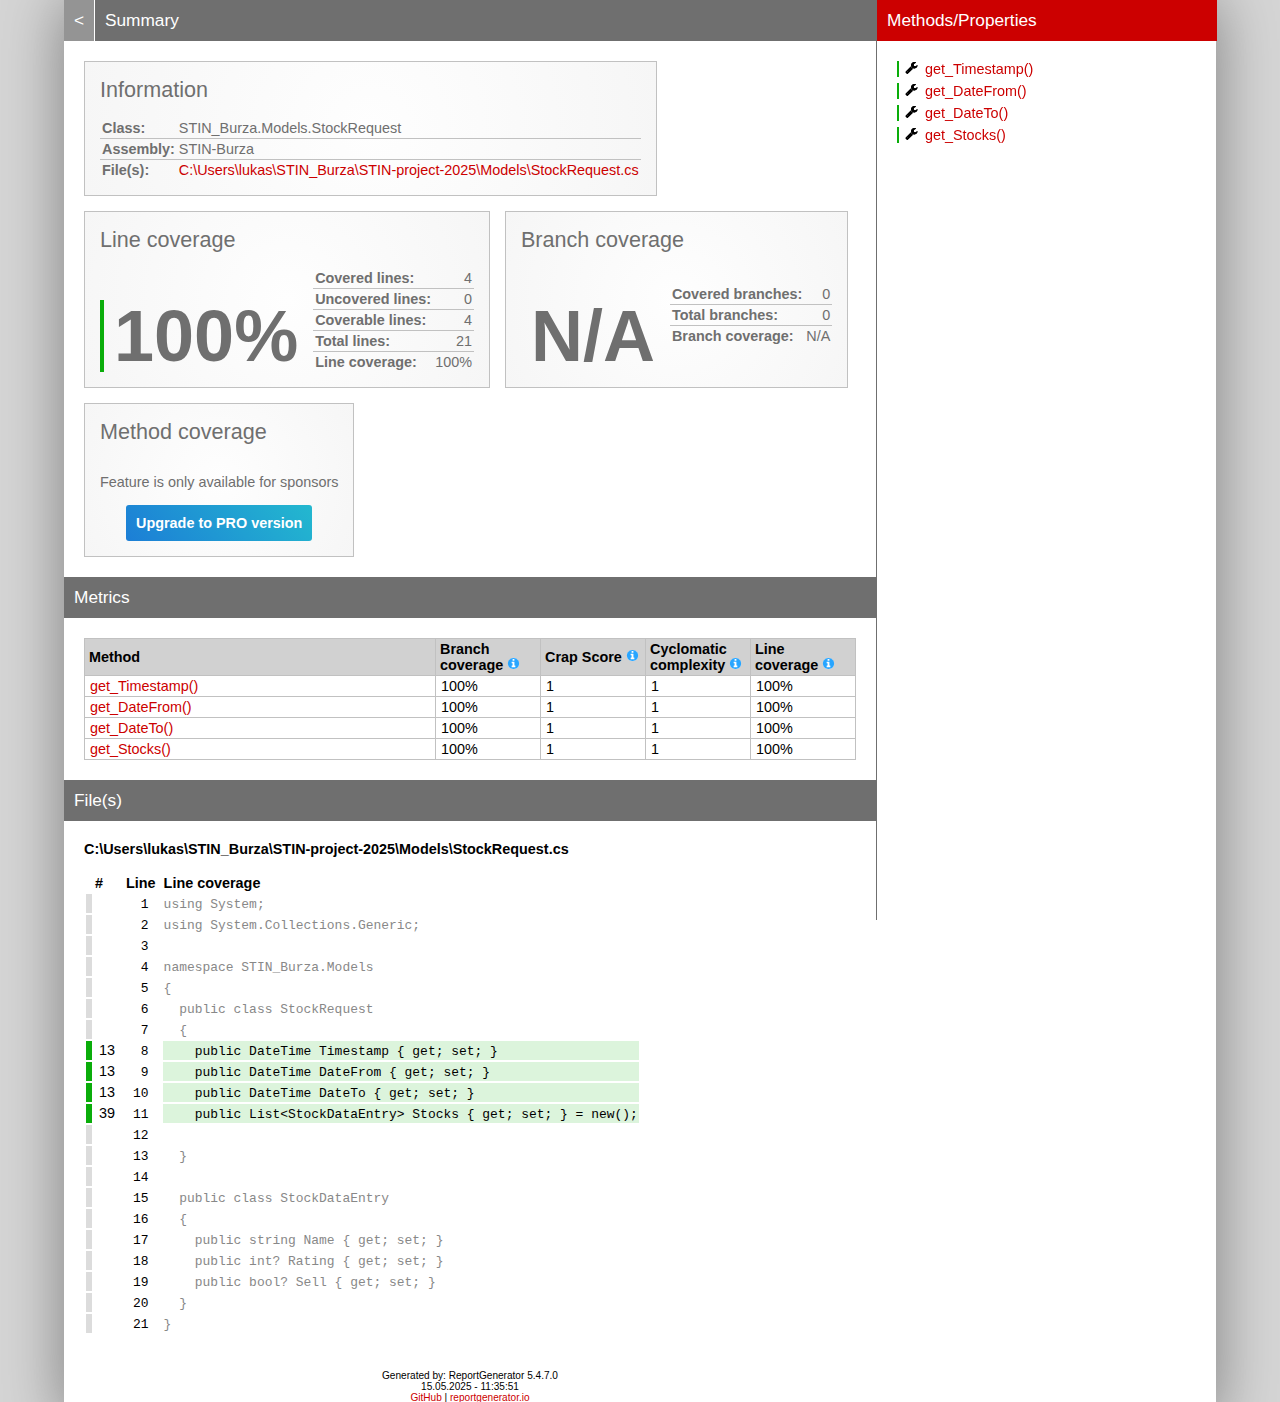
<file: cov-html/STIN_Burza_StockRequest.html>
<!DOCTYPE html>
<html>
<head>
<meta charset="utf-8" />
<meta name="viewport" content="width=device-width, initial-scale=1.0" />
<meta http-equiv="X-UA-Compatible" content="IE=EDGE,chrome=1" />
<link href="[data-uri]" rel="icon" type="image/x-icon" />
<title>STIN_Burza.Models.StockRequest - Coverage Report</title>
<link rel="stylesheet" type="text/css" href="report.css" />
</head><body><div class="container"><div class="containerleft">
<h1><a href="index.html" class="back">&lt;</a> Summary</h1>
<div class="card-group">
<div class="card">
<div class="card-header">Information</div>
<div class="card-body">
<div class="table">
<table>
<tr>
<th>Class:</th>
<td class="limit-width " title="STIN_Burza.Models.StockRequest">STIN_Burza.Models.StockRequest</td>
</tr>
<tr>
<th>Assembly:</th>
<td class="limit-width " title="STIN-Burza">STIN-Burza</td>
</tr>
<tr>
<th>File(s):</th>
<td class="overflow-wrap"><a href="#CUserslukasSTIN_BurzaSTINproject2025ModelsStockRequestcs" class="navigatetohash">C:\Users\lukas\STIN_Burza\STIN-project-2025\Models\StockRequest.cs</a></td>
</tr>
</table>
</div>
</div>
</div>
</div>
<div class="card-group">
<div class="card">
<div class="card-header">Line coverage</div>
<div class="card-body">
<div class="large cardpercentagebar cardpercentagebar0">100%</div>
<div class="table">
<table>
<tr>
<th>Covered lines:</th>
<td class="limit-width right" title="4">4</td>
</tr>
<tr>
<th>Uncovered lines:</th>
<td class="limit-width right" title="0">0</td>
</tr>
<tr>
<th>Coverable lines:</th>
<td class="limit-width right" title="4">4</td>
</tr>
<tr>
<th>Total lines:</th>
<td class="limit-width right" title="21">21</td>
</tr>
<tr>
<th>Line coverage:</th>
<td class="limit-width right" title="4 of 4">100%</td>
</tr>
</table>
</div>
</div>
</div>
<div class="card">
<div class="card-header">Branch coverage</div>
<div class="card-body">
<div class="large">N/A</div>
<div class="table">
<table>
<tr>
<th>Covered branches:</th>
<td class="limit-width right" title="0">0</td>
</tr>
<tr>
<th>Total branches:</th>
<td class="limit-width right" title="0">0</td>
</tr>
<tr>
<th>Branch coverage:</th>
<td class="limit-width right" title="N/A">N/A</td>
</tr>
</table>
</div>
</div>
</div>
<div class="card">
<div class="card-header">Method coverage</div>
<div class="card-body">
<div class="center">
<p>Feature is only available for sponsors</p>
<a class="pro-button" href="https://reportgenerator.io/pro" target="_blank">Upgrade to PRO version</a>
</div>
</div>
</div>
</div>
<h1>Metrics</h1>
<div class="table-responsive">
<table class="overview table-fixed">
<colgroup>
<col class="column-min-200" />
<col class="column105" />
<col class="column105" />
<col class="column105" />
<col class="column105" />
</colgroup>
<thead><tr><th>Method</th><th>Branch coverage <a href="https://en.wikipedia.org/wiki/Code_coverage" target="_blank"><i class="icon-info-circled"></i></a></th><th>Crap Score <a href="https://googletesting.blogspot.de/2011/02/this-code-is-crap.html" target="_blank"><i class="icon-info-circled"></i></a></th><th>Cyclomatic complexity <a href="https://en.wikipedia.org/wiki/Cyclomatic_complexity" target="_blank"><i class="icon-info-circled"></i></a></th><th>Line coverage <a href="https://en.wikipedia.org/wiki/Code_coverage" target="_blank"><i class="icon-info-circled"></i></a></th></tr></thead>
<tbody>
<tr><td title="get_Timestamp()"><a href="#file0_line8" class="navigatetohash">get_Timestamp()</a></td><td>100%</td><td>1</td><td>1</td><td>100%</td></tr>
<tr><td title="get_DateFrom()"><a href="#file0_line9" class="navigatetohash">get_DateFrom()</a></td><td>100%</td><td>1</td><td>1</td><td>100%</td></tr>
<tr><td title="get_DateTo()"><a href="#file0_line10" class="navigatetohash">get_DateTo()</a></td><td>100%</td><td>1</td><td>1</td><td>100%</td></tr>
<tr><td title="get_Stocks()"><a href="#file0_line11" class="navigatetohash">get_Stocks()</a></td><td>100%</td><td>1</td><td>1</td><td>100%</td></tr>
</tbody>
</table>
</div>
<h1>File(s)</h1>
<h2 id="CUserslukasSTIN_BurzaSTINproject2025ModelsStockRequestcs">C:\Users\lukas\STIN_Burza\STIN-project-2025\Models\StockRequest.cs</h2>
<div class="table-responsive">
<table class="lineAnalysis">
<thead><tr><th></th><th>#</th><th>Line</th><th></th><th>Line coverage</th></tr></thead>
<tbody>
<tr class="" title="Not coverable" data-coverage="{'AllTestMethods': {'VC': '', 'LVS': 'gray'}}"><td class="gray">&nbsp;</td><td class="leftmargin rightmargin right"></td><td class="rightmargin right"><a id="file0_line1"></a><code>1</code></td><td></td><td class="lightgray"><code>using&nbsp;System;</code></td></tr>
<tr class="" title="Not coverable" data-coverage="{'AllTestMethods': {'VC': '', 'LVS': 'gray'}}"><td class="gray">&nbsp;</td><td class="leftmargin rightmargin right"></td><td class="rightmargin right"><a id="file0_line2"></a><code>2</code></td><td></td><td class="lightgray"><code>using&nbsp;System.Collections.Generic;</code></td></tr>
<tr class="" title="Not coverable" data-coverage="{'AllTestMethods': {'VC': '', 'LVS': 'gray'}}"><td class="gray">&nbsp;</td><td class="leftmargin rightmargin right"></td><td class="rightmargin right"><a id="file0_line3"></a><code>3</code></td><td></td><td class="lightgray"><code></code></td></tr>
<tr class="" title="Not coverable" data-coverage="{'AllTestMethods': {'VC': '', 'LVS': 'gray'}}"><td class="gray">&nbsp;</td><td class="leftmargin rightmargin right"></td><td class="rightmargin right"><a id="file0_line4"></a><code>4</code></td><td></td><td class="lightgray"><code>namespace&nbsp;STIN_Burza.Models</code></td></tr>
<tr class="" title="Not coverable" data-coverage="{'AllTestMethods': {'VC': '', 'LVS': 'gray'}}"><td class="gray">&nbsp;</td><td class="leftmargin rightmargin right"></td><td class="rightmargin right"><a id="file0_line5"></a><code>5</code></td><td></td><td class="lightgray"><code>{</code></td></tr>
<tr class="" title="Not coverable" data-coverage="{'AllTestMethods': {'VC': '', 'LVS': 'gray'}}"><td class="gray">&nbsp;</td><td class="leftmargin rightmargin right"></td><td class="rightmargin right"><a id="file0_line6"></a><code>6</code></td><td></td><td class="lightgray"><code>&nbsp;&nbsp;public&nbsp;class&nbsp;StockRequest</code></td></tr>
<tr class="" title="Not coverable" data-coverage="{'AllTestMethods': {'VC': '', 'LVS': 'gray'}}"><td class="gray">&nbsp;</td><td class="leftmargin rightmargin right"></td><td class="rightmargin right"><a id="file0_line7"></a><code>7</code></td><td></td><td class="lightgray"><code>&nbsp;&nbsp;{</code></td></tr>
<tr class="coverableline" title="Covered (13 visits)" data-coverage="{'AllTestMethods': {'VC': '13', 'LVS': 'green'}}"><td class="green">&nbsp;</td><td class="leftmargin rightmargin right">13</td><td class="rightmargin right"><a id="file0_line8"></a><code>8</code></td><td></td><td class="lightgreen"><code>&nbsp;&nbsp;&nbsp;&nbsp;public&nbsp;DateTime&nbsp;Timestamp&nbsp;{&nbsp;get;&nbsp;set;&nbsp;}</code></td></tr>
<tr class="coverableline" title="Covered (13 visits)" data-coverage="{'AllTestMethods': {'VC': '13', 'LVS': 'green'}}"><td class="green">&nbsp;</td><td class="leftmargin rightmargin right">13</td><td class="rightmargin right"><a id="file0_line9"></a><code>9</code></td><td></td><td class="lightgreen"><code>&nbsp;&nbsp;&nbsp;&nbsp;public&nbsp;DateTime&nbsp;DateFrom&nbsp;{&nbsp;get;&nbsp;set;&nbsp;}</code></td></tr>
<tr class="coverableline" title="Covered (13 visits)" data-coverage="{'AllTestMethods': {'VC': '13', 'LVS': 'green'}}"><td class="green">&nbsp;</td><td class="leftmargin rightmargin right">13</td><td class="rightmargin right"><a id="file0_line10"></a><code>10</code></td><td></td><td class="lightgreen"><code>&nbsp;&nbsp;&nbsp;&nbsp;public&nbsp;DateTime&nbsp;DateTo&nbsp;{&nbsp;get;&nbsp;set;&nbsp;}</code></td></tr>
<tr class="coverableline" title="Covered (39 visits)" data-coverage="{'AllTestMethods': {'VC': '39', 'LVS': 'green'}}"><td class="green">&nbsp;</td><td class="leftmargin rightmargin right">39</td><td class="rightmargin right"><a id="file0_line11"></a><code>11</code></td><td></td><td class="lightgreen"><code>&nbsp;&nbsp;&nbsp;&nbsp;public&nbsp;List&lt;StockDataEntry&gt;&nbsp;Stocks&nbsp;{&nbsp;get;&nbsp;set;&nbsp;}&nbsp;=&nbsp;new();</code></td></tr>
<tr class="" title="Not coverable" data-coverage="{'AllTestMethods': {'VC': '', 'LVS': 'gray'}}"><td class="gray">&nbsp;</td><td class="leftmargin rightmargin right"></td><td class="rightmargin right"><a id="file0_line12"></a><code>12</code></td><td></td><td class="lightgray"><code></code></td></tr>
<tr class="" title="Not coverable" data-coverage="{'AllTestMethods': {'VC': '', 'LVS': 'gray'}}"><td class="gray">&nbsp;</td><td class="leftmargin rightmargin right"></td><td class="rightmargin right"><a id="file0_line13"></a><code>13</code></td><td></td><td class="lightgray"><code>&nbsp;&nbsp;}</code></td></tr>
<tr class="" title="Not coverable" data-coverage="{'AllTestMethods': {'VC': '', 'LVS': 'gray'}}"><td class="gray">&nbsp;</td><td class="leftmargin rightmargin right"></td><td class="rightmargin right"><a id="file0_line14"></a><code>14</code></td><td></td><td class="lightgray"><code></code></td></tr>
<tr class="" title="Not coverable" data-coverage="{'AllTestMethods': {'VC': '', 'LVS': 'gray'}}"><td class="gray">&nbsp;</td><td class="leftmargin rightmargin right"></td><td class="rightmargin right"><a id="file0_line15"></a><code>15</code></td><td></td><td class="lightgray"><code>&nbsp;&nbsp;public&nbsp;class&nbsp;StockDataEntry</code></td></tr>
<tr class="" title="Not coverable" data-coverage="{'AllTestMethods': {'VC': '', 'LVS': 'gray'}}"><td class="gray">&nbsp;</td><td class="leftmargin rightmargin right"></td><td class="rightmargin right"><a id="file0_line16"></a><code>16</code></td><td></td><td class="lightgray"><code>&nbsp;&nbsp;{</code></td></tr>
<tr class="" title="Not coverable" data-coverage="{'AllTestMethods': {'VC': '', 'LVS': 'gray'}}"><td class="gray">&nbsp;</td><td class="leftmargin rightmargin right"></td><td class="rightmargin right"><a id="file0_line17"></a><code>17</code></td><td></td><td class="lightgray"><code>&nbsp;&nbsp;&nbsp;&nbsp;public&nbsp;string&nbsp;Name&nbsp;{&nbsp;get;&nbsp;set;&nbsp;}</code></td></tr>
<tr class="" title="Not coverable" data-coverage="{'AllTestMethods': {'VC': '', 'LVS': 'gray'}}"><td class="gray">&nbsp;</td><td class="leftmargin rightmargin right"></td><td class="rightmargin right"><a id="file0_line18"></a><code>18</code></td><td></td><td class="lightgray"><code>&nbsp;&nbsp;&nbsp;&nbsp;public&nbsp;int?&nbsp;Rating&nbsp;{&nbsp;get;&nbsp;set;&nbsp;}</code></td></tr>
<tr class="" title="Not coverable" data-coverage="{'AllTestMethods': {'VC': '', 'LVS': 'gray'}}"><td class="gray">&nbsp;</td><td class="leftmargin rightmargin right"></td><td class="rightmargin right"><a id="file0_line19"></a><code>19</code></td><td></td><td class="lightgray"><code>&nbsp;&nbsp;&nbsp;&nbsp;public&nbsp;bool?&nbsp;Sell&nbsp;{&nbsp;get;&nbsp;set;&nbsp;}</code></td></tr>
<tr class="" title="Not coverable" data-coverage="{'AllTestMethods': {'VC': '', 'LVS': 'gray'}}"><td class="gray">&nbsp;</td><td class="leftmargin rightmargin right"></td><td class="rightmargin right"><a id="file0_line20"></a><code>20</code></td><td></td><td class="lightgray"><code>&nbsp;&nbsp;}</code></td></tr>
<tr class="" title="Not coverable" data-coverage="{'AllTestMethods': {'VC': '', 'LVS': 'gray'}}"><td class="gray">&nbsp;</td><td class="leftmargin rightmargin right"></td><td class="rightmargin right"><a id="file0_line21"></a><code>21</code></td><td></td><td class="lightgray"><code>}</code></td></tr>
</tbody>
</table>
</div>
<div class="footer">Generated by: ReportGenerator 5.4.7.0<br />15.05.2025 - 11:35:51<br /><a href="https://github.com/danielpalme/ReportGenerator">GitHub</a> | <a href="https://reportgenerator.io">reportgenerator.io</a></div></div>
<div class="containerright">
<div class="containerrightfixed">
<h1>Methods/Properties</h1>
<a href="#file0_line8" class="navigatetohash percentagebar percentagebar100" title="Line coverage: 100% - get_Timestamp()"><i class="icon-wrench"></i>get_Timestamp()</a><br />
<a href="#file0_line9" class="navigatetohash percentagebar percentagebar100" title="Line coverage: 100% - get_DateFrom()"><i class="icon-wrench"></i>get_DateFrom()</a><br />
<a href="#file0_line10" class="navigatetohash percentagebar percentagebar100" title="Line coverage: 100% - get_DateTo()"><i class="icon-wrench"></i>get_DateTo()</a><br />
<a href="#file0_line11" class="navigatetohash percentagebar percentagebar100" title="Line coverage: 100% - get_Stocks()"><i class="icon-wrench"></i>get_Stocks()</a><br />
<br/></div>
</div></div>
<script type="text/javascript">
/* <![CDATA[ */
(function() {
    var url = window.location.href;
    var startOfQueryString = url.indexOf('?');
    var queryString = startOfQueryString > -1 ? url.substr(startOfQueryString) : '';

    if (startOfQueryString > -1) {
        var i = 0, href= null;
        var css = document.getElementsByTagName('link');

        for (i = 0; i < css.length; i++) {
            if (css[i].getAttribute('rel') !== 'stylesheet') {
            continue;
            }

            href = css[i].getAttribute('href');

            if (href) {
            css[i].setAttribute('href', href + queryString);
            }
        }

        var links = document.getElementsByTagName('a');

        for (i = 0; i < links.length; i++) {
            href = links[i].getAttribute('href');

            if (href
                && !href.startsWith('http://')
                && !href.startsWith('https://')
                && !href.startsWith('#')
                && href.indexOf('?') === -1) {
            links[i].setAttribute('href', href + queryString);
            }
        }
    }

    var newScript = document.createElement('script');
    newScript.src = 'class.js' + queryString;
    document.getElementsByTagName('body')[0].appendChild(newScript);
})();
/* ]]> */ 
</script></body></html>
</file>
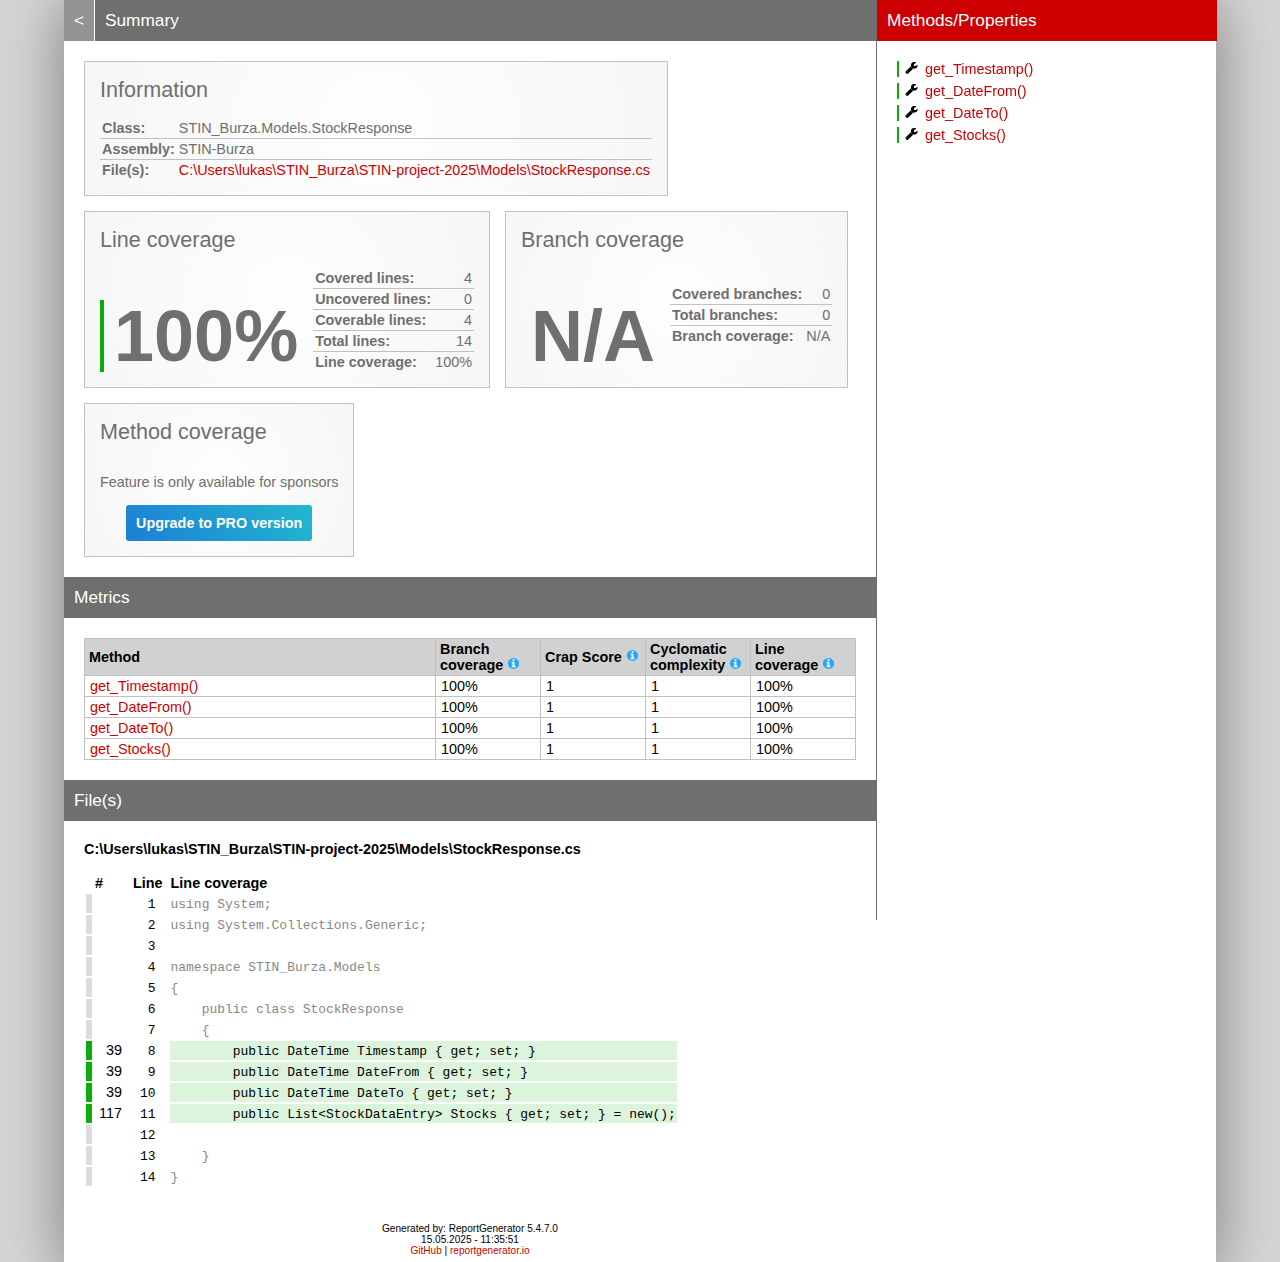
<file: cov-html/STIN_Burza_StockResponse.html>
<!DOCTYPE html>
<html>
<head>
<meta charset="utf-8" />
<meta name="viewport" content="width=device-width, initial-scale=1.0" />
<meta http-equiv="X-UA-Compatible" content="IE=EDGE,chrome=1" />
<link href="[data-uri]" rel="icon" type="image/x-icon" />
<title>STIN_Burza.Models.StockResponse - Coverage Report</title>
<link rel="stylesheet" type="text/css" href="report.css" />
</head><body><div class="container"><div class="containerleft">
<h1><a href="index.html" class="back">&lt;</a> Summary</h1>
<div class="card-group">
<div class="card">
<div class="card-header">Information</div>
<div class="card-body">
<div class="table">
<table>
<tr>
<th>Class:</th>
<td class="limit-width " title="STIN_Burza.Models.StockResponse">STIN_Burza.Models.StockResponse</td>
</tr>
<tr>
<th>Assembly:</th>
<td class="limit-width " title="STIN-Burza">STIN-Burza</td>
</tr>
<tr>
<th>File(s):</th>
<td class="overflow-wrap"><a href="#CUserslukasSTIN_BurzaSTINproject2025ModelsStockResponsecs" class="navigatetohash">C:\Users\lukas\STIN_Burza\STIN-project-2025\Models\StockResponse.cs</a></td>
</tr>
</table>
</div>
</div>
</div>
</div>
<div class="card-group">
<div class="card">
<div class="card-header">Line coverage</div>
<div class="card-body">
<div class="large cardpercentagebar cardpercentagebar0">100%</div>
<div class="table">
<table>
<tr>
<th>Covered lines:</th>
<td class="limit-width right" title="4">4</td>
</tr>
<tr>
<th>Uncovered lines:</th>
<td class="limit-width right" title="0">0</td>
</tr>
<tr>
<th>Coverable lines:</th>
<td class="limit-width right" title="4">4</td>
</tr>
<tr>
<th>Total lines:</th>
<td class="limit-width right" title="14">14</td>
</tr>
<tr>
<th>Line coverage:</th>
<td class="limit-width right" title="4 of 4">100%</td>
</tr>
</table>
</div>
</div>
</div>
<div class="card">
<div class="card-header">Branch coverage</div>
<div class="card-body">
<div class="large">N/A</div>
<div class="table">
<table>
<tr>
<th>Covered branches:</th>
<td class="limit-width right" title="0">0</td>
</tr>
<tr>
<th>Total branches:</th>
<td class="limit-width right" title="0">0</td>
</tr>
<tr>
<th>Branch coverage:</th>
<td class="limit-width right" title="N/A">N/A</td>
</tr>
</table>
</div>
</div>
</div>
<div class="card">
<div class="card-header">Method coverage</div>
<div class="card-body">
<div class="center">
<p>Feature is only available for sponsors</p>
<a class="pro-button" href="https://reportgenerator.io/pro" target="_blank">Upgrade to PRO version</a>
</div>
</div>
</div>
</div>
<h1>Metrics</h1>
<div class="table-responsive">
<table class="overview table-fixed">
<colgroup>
<col class="column-min-200" />
<col class="column105" />
<col class="column105" />
<col class="column105" />
<col class="column105" />
</colgroup>
<thead><tr><th>Method</th><th>Branch coverage <a href="https://en.wikipedia.org/wiki/Code_coverage" target="_blank"><i class="icon-info-circled"></i></a></th><th>Crap Score <a href="https://googletesting.blogspot.de/2011/02/this-code-is-crap.html" target="_blank"><i class="icon-info-circled"></i></a></th><th>Cyclomatic complexity <a href="https://en.wikipedia.org/wiki/Cyclomatic_complexity" target="_blank"><i class="icon-info-circled"></i></a></th><th>Line coverage <a href="https://en.wikipedia.org/wiki/Code_coverage" target="_blank"><i class="icon-info-circled"></i></a></th></tr></thead>
<tbody>
<tr><td title="get_Timestamp()"><a href="#file0_line8" class="navigatetohash">get_Timestamp()</a></td><td>100%</td><td>1</td><td>1</td><td>100%</td></tr>
<tr><td title="get_DateFrom()"><a href="#file0_line9" class="navigatetohash">get_DateFrom()</a></td><td>100%</td><td>1</td><td>1</td><td>100%</td></tr>
<tr><td title="get_DateTo()"><a href="#file0_line10" class="navigatetohash">get_DateTo()</a></td><td>100%</td><td>1</td><td>1</td><td>100%</td></tr>
<tr><td title="get_Stocks()"><a href="#file0_line11" class="navigatetohash">get_Stocks()</a></td><td>100%</td><td>1</td><td>1</td><td>100%</td></tr>
</tbody>
</table>
</div>
<h1>File(s)</h1>
<h2 id="CUserslukasSTIN_BurzaSTINproject2025ModelsStockResponsecs">C:\Users\lukas\STIN_Burza\STIN-project-2025\Models\StockResponse.cs</h2>
<div class="table-responsive">
<table class="lineAnalysis">
<thead><tr><th></th><th>#</th><th>Line</th><th></th><th>Line coverage</th></tr></thead>
<tbody>
<tr class="" title="Not coverable" data-coverage="{'AllTestMethods': {'VC': '', 'LVS': 'gray'}}"><td class="gray">&nbsp;</td><td class="leftmargin rightmargin right"></td><td class="rightmargin right"><a id="file0_line1"></a><code>1</code></td><td></td><td class="lightgray"><code>using&nbsp;System;</code></td></tr>
<tr class="" title="Not coverable" data-coverage="{'AllTestMethods': {'VC': '', 'LVS': 'gray'}}"><td class="gray">&nbsp;</td><td class="leftmargin rightmargin right"></td><td class="rightmargin right"><a id="file0_line2"></a><code>2</code></td><td></td><td class="lightgray"><code>using&nbsp;System.Collections.Generic;</code></td></tr>
<tr class="" title="Not coverable" data-coverage="{'AllTestMethods': {'VC': '', 'LVS': 'gray'}}"><td class="gray">&nbsp;</td><td class="leftmargin rightmargin right"></td><td class="rightmargin right"><a id="file0_line3"></a><code>3</code></td><td></td><td class="lightgray"><code></code></td></tr>
<tr class="" title="Not coverable" data-coverage="{'AllTestMethods': {'VC': '', 'LVS': 'gray'}}"><td class="gray">&nbsp;</td><td class="leftmargin rightmargin right"></td><td class="rightmargin right"><a id="file0_line4"></a><code>4</code></td><td></td><td class="lightgray"><code>namespace&nbsp;STIN_Burza.Models</code></td></tr>
<tr class="" title="Not coverable" data-coverage="{'AllTestMethods': {'VC': '', 'LVS': 'gray'}}"><td class="gray">&nbsp;</td><td class="leftmargin rightmargin right"></td><td class="rightmargin right"><a id="file0_line5"></a><code>5</code></td><td></td><td class="lightgray"><code>{</code></td></tr>
<tr class="" title="Not coverable" data-coverage="{'AllTestMethods': {'VC': '', 'LVS': 'gray'}}"><td class="gray">&nbsp;</td><td class="leftmargin rightmargin right"></td><td class="rightmargin right"><a id="file0_line6"></a><code>6</code></td><td></td><td class="lightgray"><code>&nbsp;&nbsp;&nbsp;&nbsp;public&nbsp;class&nbsp;StockResponse</code></td></tr>
<tr class="" title="Not coverable" data-coverage="{'AllTestMethods': {'VC': '', 'LVS': 'gray'}}"><td class="gray">&nbsp;</td><td class="leftmargin rightmargin right"></td><td class="rightmargin right"><a id="file0_line7"></a><code>7</code></td><td></td><td class="lightgray"><code>&nbsp;&nbsp;&nbsp;&nbsp;{</code></td></tr>
<tr class="coverableline" title="Covered (39 visits)" data-coverage="{'AllTestMethods': {'VC': '39', 'LVS': 'green'}}"><td class="green">&nbsp;</td><td class="leftmargin rightmargin right">39</td><td class="rightmargin right"><a id="file0_line8"></a><code>8</code></td><td></td><td class="lightgreen"><code>&nbsp;&nbsp;&nbsp;&nbsp;&nbsp;&nbsp;&nbsp;&nbsp;public&nbsp;DateTime&nbsp;Timestamp&nbsp;{&nbsp;get;&nbsp;set;&nbsp;}</code></td></tr>
<tr class="coverableline" title="Covered (39 visits)" data-coverage="{'AllTestMethods': {'VC': '39', 'LVS': 'green'}}"><td class="green">&nbsp;</td><td class="leftmargin rightmargin right">39</td><td class="rightmargin right"><a id="file0_line9"></a><code>9</code></td><td></td><td class="lightgreen"><code>&nbsp;&nbsp;&nbsp;&nbsp;&nbsp;&nbsp;&nbsp;&nbsp;public&nbsp;DateTime&nbsp;DateFrom&nbsp;{&nbsp;get;&nbsp;set;&nbsp;}</code></td></tr>
<tr class="coverableline" title="Covered (39 visits)" data-coverage="{'AllTestMethods': {'VC': '39', 'LVS': 'green'}}"><td class="green">&nbsp;</td><td class="leftmargin rightmargin right">39</td><td class="rightmargin right"><a id="file0_line10"></a><code>10</code></td><td></td><td class="lightgreen"><code>&nbsp;&nbsp;&nbsp;&nbsp;&nbsp;&nbsp;&nbsp;&nbsp;public&nbsp;DateTime&nbsp;DateTo&nbsp;{&nbsp;get;&nbsp;set;&nbsp;}</code></td></tr>
<tr class="coverableline" title="Covered (117 visits)" data-coverage="{'AllTestMethods': {'VC': '117', 'LVS': 'green'}}"><td class="green">&nbsp;</td><td class="leftmargin rightmargin right">117</td><td class="rightmargin right"><a id="file0_line11"></a><code>11</code></td><td></td><td class="lightgreen"><code>&nbsp;&nbsp;&nbsp;&nbsp;&nbsp;&nbsp;&nbsp;&nbsp;public&nbsp;List&lt;StockDataEntry&gt;&nbsp;Stocks&nbsp;{&nbsp;get;&nbsp;set;&nbsp;}&nbsp;=&nbsp;new();</code></td></tr>
<tr class="" title="Not coverable" data-coverage="{'AllTestMethods': {'VC': '', 'LVS': 'gray'}}"><td class="gray">&nbsp;</td><td class="leftmargin rightmargin right"></td><td class="rightmargin right"><a id="file0_line12"></a><code>12</code></td><td></td><td class="lightgray"><code></code></td></tr>
<tr class="" title="Not coverable" data-coverage="{'AllTestMethods': {'VC': '', 'LVS': 'gray'}}"><td class="gray">&nbsp;</td><td class="leftmargin rightmargin right"></td><td class="rightmargin right"><a id="file0_line13"></a><code>13</code></td><td></td><td class="lightgray"><code>&nbsp;&nbsp;&nbsp;&nbsp;}</code></td></tr>
<tr class="" title="Not coverable" data-coverage="{'AllTestMethods': {'VC': '', 'LVS': 'gray'}}"><td class="gray">&nbsp;</td><td class="leftmargin rightmargin right"></td><td class="rightmargin right"><a id="file0_line14"></a><code>14</code></td><td></td><td class="lightgray"><code>}</code></td></tr>
</tbody>
</table>
</div>
<div class="footer">Generated by: ReportGenerator 5.4.7.0<br />15.05.2025 - 11:35:51<br /><a href="https://github.com/danielpalme/ReportGenerator">GitHub</a> | <a href="https://reportgenerator.io">reportgenerator.io</a></div></div>
<div class="containerright">
<div class="containerrightfixed">
<h1>Methods/Properties</h1>
<a href="#file0_line8" class="navigatetohash percentagebar percentagebar100" title="Line coverage: 100% - get_Timestamp()"><i class="icon-wrench"></i>get_Timestamp()</a><br />
<a href="#file0_line9" class="navigatetohash percentagebar percentagebar100" title="Line coverage: 100% - get_DateFrom()"><i class="icon-wrench"></i>get_DateFrom()</a><br />
<a href="#file0_line10" class="navigatetohash percentagebar percentagebar100" title="Line coverage: 100% - get_DateTo()"><i class="icon-wrench"></i>get_DateTo()</a><br />
<a href="#file0_line11" class="navigatetohash percentagebar percentagebar100" title="Line coverage: 100% - get_Stocks()"><i class="icon-wrench"></i>get_Stocks()</a><br />
<br/></div>
</div></div>
<script type="text/javascript">
/* <![CDATA[ */
(function() {
    var url = window.location.href;
    var startOfQueryString = url.indexOf('?');
    var queryString = startOfQueryString > -1 ? url.substr(startOfQueryString) : '';

    if (startOfQueryString > -1) {
        var i = 0, href= null;
        var css = document.getElementsByTagName('link');

        for (i = 0; i < css.length; i++) {
            if (css[i].getAttribute('rel') !== 'stylesheet') {
            continue;
            }

            href = css[i].getAttribute('href');

            if (href) {
            css[i].setAttribute('href', href + queryString);
            }
        }

        var links = document.getElementsByTagName('a');

        for (i = 0; i < links.length; i++) {
            href = links[i].getAttribute('href');

            if (href
                && !href.startsWith('http://')
                && !href.startsWith('https://')
                && !href.startsWith('#')
                && href.indexOf('?') === -1) {
            links[i].setAttribute('href', href + queryString);
            }
        }
    }

    var newScript = document.createElement('script');
    newScript.src = 'class.js' + queryString;
    document.getElementsByTagName('body')[0].appendChild(newScript);
})();
/* ]]> */ 
</script></body></html>
</file>
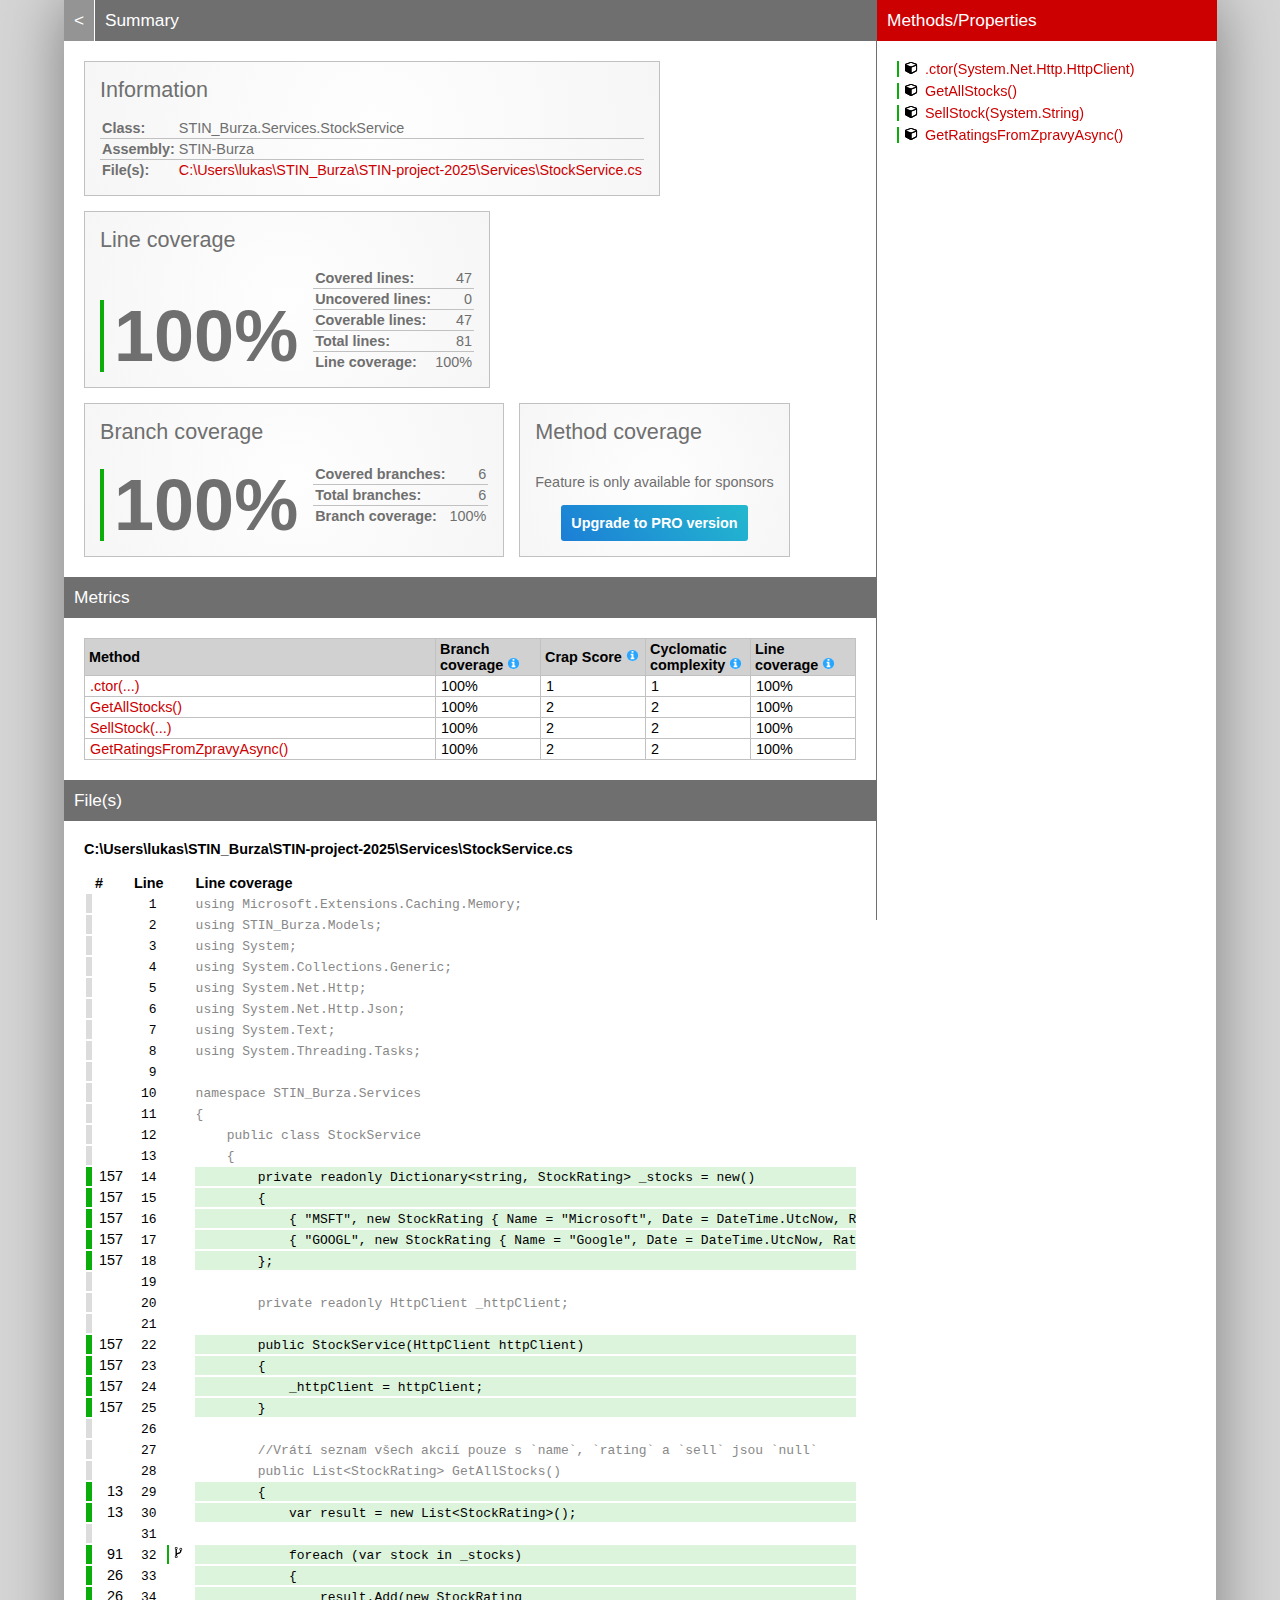
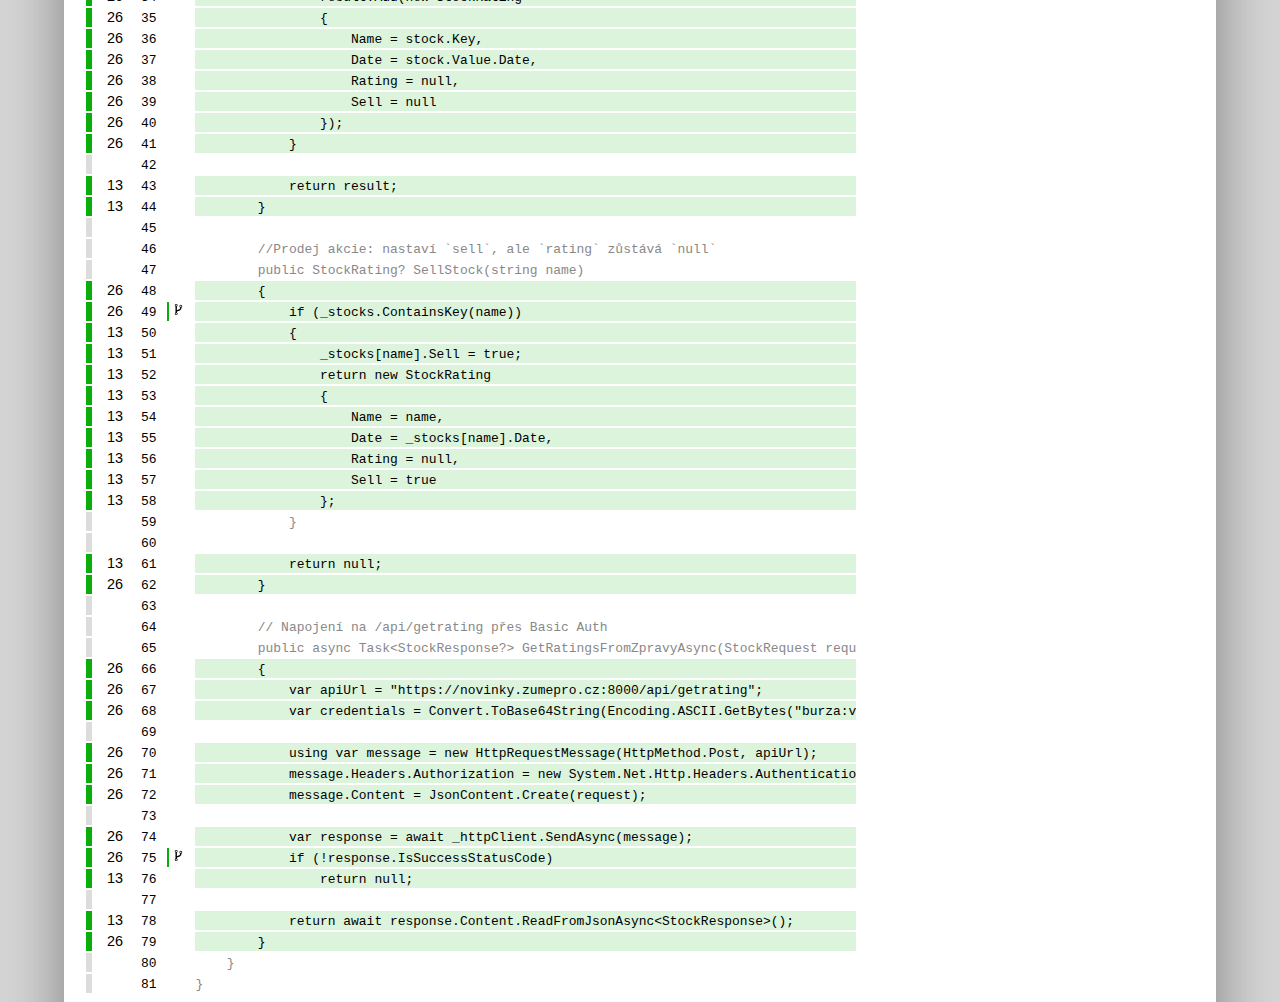
<file: cov-html/STIN_Burza_StockService.html>
<!DOCTYPE html>
<html>
<head>
<meta charset="utf-8" />
<meta name="viewport" content="width=device-width, initial-scale=1.0" />
<meta http-equiv="X-UA-Compatible" content="IE=EDGE,chrome=1" />
<link href="[data-uri]" rel="icon" type="image/x-icon" />
<title>STIN_Burza.Services.StockService - Coverage Report</title>
<link rel="stylesheet" type="text/css" href="report.css" />
</head><body><div class="container"><div class="containerleft">
<h1><a href="index.html" class="back">&lt;</a> Summary</h1>
<div class="card-group">
<div class="card">
<div class="card-header">Information</div>
<div class="card-body">
<div class="table">
<table>
<tr>
<th>Class:</th>
<td class="limit-width " title="STIN_Burza.Services.StockService">STIN_Burza.Services.StockService</td>
</tr>
<tr>
<th>Assembly:</th>
<td class="limit-width " title="STIN-Burza">STIN-Burza</td>
</tr>
<tr>
<th>File(s):</th>
<td class="overflow-wrap"><a href="#CUserslukasSTIN_BurzaSTINproject2025ServicesStockServicecs" class="navigatetohash">C:\Users\lukas\STIN_Burza\STIN-project-2025\Services\StockService.cs</a></td>
</tr>
</table>
</div>
</div>
</div>
</div>
<div class="card-group">
<div class="card">
<div class="card-header">Line coverage</div>
<div class="card-body">
<div class="large cardpercentagebar cardpercentagebar0">100%</div>
<div class="table">
<table>
<tr>
<th>Covered lines:</th>
<td class="limit-width right" title="47">47</td>
</tr>
<tr>
<th>Uncovered lines:</th>
<td class="limit-width right" title="0">0</td>
</tr>
<tr>
<th>Coverable lines:</th>
<td class="limit-width right" title="47">47</td>
</tr>
<tr>
<th>Total lines:</th>
<td class="limit-width right" title="81">81</td>
</tr>
<tr>
<th>Line coverage:</th>
<td class="limit-width right" title="47 of 47">100%</td>
</tr>
</table>
</div>
</div>
</div>
<div class="card">
<div class="card-header">Branch coverage</div>
<div class="card-body">
<div class="large cardpercentagebar cardpercentagebar0">100%</div>
<div class="table">
<table>
<tr>
<th>Covered branches:</th>
<td class="limit-width right" title="6">6</td>
</tr>
<tr>
<th>Total branches:</th>
<td class="limit-width right" title="6">6</td>
</tr>
<tr>
<th>Branch coverage:</th>
<td class="limit-width right" title="6 of 6">100%</td>
</tr>
</table>
</div>
</div>
</div>
<div class="card">
<div class="card-header">Method coverage</div>
<div class="card-body">
<div class="center">
<p>Feature is only available for sponsors</p>
<a class="pro-button" href="https://reportgenerator.io/pro" target="_blank">Upgrade to PRO version</a>
</div>
</div>
</div>
</div>
<h1>Metrics</h1>
<div class="table-responsive">
<table class="overview table-fixed">
<colgroup>
<col class="column-min-200" />
<col class="column105" />
<col class="column105" />
<col class="column105" />
<col class="column105" />
</colgroup>
<thead><tr><th>Method</th><th>Branch coverage <a href="https://en.wikipedia.org/wiki/Code_coverage" target="_blank"><i class="icon-info-circled"></i></a></th><th>Crap Score <a href="https://googletesting.blogspot.de/2011/02/this-code-is-crap.html" target="_blank"><i class="icon-info-circled"></i></a></th><th>Cyclomatic complexity <a href="https://en.wikipedia.org/wiki/Cyclomatic_complexity" target="_blank"><i class="icon-info-circled"></i></a></th><th>Line coverage <a href="https://en.wikipedia.org/wiki/Code_coverage" target="_blank"><i class="icon-info-circled"></i></a></th></tr></thead>
<tbody>
<tr><td title=".ctor(System.Net.Http.HttpClient)"><a href="#file0_line14" class="navigatetohash">.ctor(...)</a></td><td>100%</td><td>1</td><td>1</td><td>100%</td></tr>
<tr><td title="GetAllStocks()"><a href="#file0_line29" class="navigatetohash">GetAllStocks()</a></td><td>100%</td><td>2</td><td>2</td><td>100%</td></tr>
<tr><td title="SellStock(System.String)"><a href="#file0_line48" class="navigatetohash">SellStock(...)</a></td><td>100%</td><td>2</td><td>2</td><td>100%</td></tr>
<tr><td title="GetRatingsFromZpravyAsync()"><a href="#file0_line66" class="navigatetohash">GetRatingsFromZpravyAsync()</a></td><td>100%</td><td>2</td><td>2</td><td>100%</td></tr>
</tbody>
</table>
</div>
<h1>File(s)</h1>
<h2 id="CUserslukasSTIN_BurzaSTINproject2025ServicesStockServicecs">C:\Users\lukas\STIN_Burza\STIN-project-2025\Services\StockService.cs</h2>
<div class="table-responsive">
<table class="lineAnalysis">
<thead><tr><th></th><th>#</th><th>Line</th><th></th><th>Line coverage</th></tr></thead>
<tbody>
<tr class="" title="Not coverable" data-coverage="{'AllTestMethods': {'VC': '', 'LVS': 'gray'}}"><td class="gray">&nbsp;</td><td class="leftmargin rightmargin right"></td><td class="rightmargin right"><a id="file0_line1"></a><code>1</code></td><td></td><td class="lightgray"><code>using&nbsp;Microsoft.Extensions.Caching.Memory;</code></td></tr>
<tr class="" title="Not coverable" data-coverage="{'AllTestMethods': {'VC': '', 'LVS': 'gray'}}"><td class="gray">&nbsp;</td><td class="leftmargin rightmargin right"></td><td class="rightmargin right"><a id="file0_line2"></a><code>2</code></td><td></td><td class="lightgray"><code>using&nbsp;STIN_Burza.Models;</code></td></tr>
<tr class="" title="Not coverable" data-coverage="{'AllTestMethods': {'VC': '', 'LVS': 'gray'}}"><td class="gray">&nbsp;</td><td class="leftmargin rightmargin right"></td><td class="rightmargin right"><a id="file0_line3"></a><code>3</code></td><td></td><td class="lightgray"><code>using&nbsp;System;</code></td></tr>
<tr class="" title="Not coverable" data-coverage="{'AllTestMethods': {'VC': '', 'LVS': 'gray'}}"><td class="gray">&nbsp;</td><td class="leftmargin rightmargin right"></td><td class="rightmargin right"><a id="file0_line4"></a><code>4</code></td><td></td><td class="lightgray"><code>using&nbsp;System.Collections.Generic;</code></td></tr>
<tr class="" title="Not coverable" data-coverage="{'AllTestMethods': {'VC': '', 'LVS': 'gray'}}"><td class="gray">&nbsp;</td><td class="leftmargin rightmargin right"></td><td class="rightmargin right"><a id="file0_line5"></a><code>5</code></td><td></td><td class="lightgray"><code>using&nbsp;System.Net.Http;</code></td></tr>
<tr class="" title="Not coverable" data-coverage="{'AllTestMethods': {'VC': '', 'LVS': 'gray'}}"><td class="gray">&nbsp;</td><td class="leftmargin rightmargin right"></td><td class="rightmargin right"><a id="file0_line6"></a><code>6</code></td><td></td><td class="lightgray"><code>using&nbsp;System.Net.Http.Json;</code></td></tr>
<tr class="" title="Not coverable" data-coverage="{'AllTestMethods': {'VC': '', 'LVS': 'gray'}}"><td class="gray">&nbsp;</td><td class="leftmargin rightmargin right"></td><td class="rightmargin right"><a id="file0_line7"></a><code>7</code></td><td></td><td class="lightgray"><code>using&nbsp;System.Text;</code></td></tr>
<tr class="" title="Not coverable" data-coverage="{'AllTestMethods': {'VC': '', 'LVS': 'gray'}}"><td class="gray">&nbsp;</td><td class="leftmargin rightmargin right"></td><td class="rightmargin right"><a id="file0_line8"></a><code>8</code></td><td></td><td class="lightgray"><code>using&nbsp;System.Threading.Tasks;</code></td></tr>
<tr class="" title="Not coverable" data-coverage="{'AllTestMethods': {'VC': '', 'LVS': 'gray'}}"><td class="gray">&nbsp;</td><td class="leftmargin rightmargin right"></td><td class="rightmargin right"><a id="file0_line9"></a><code>9</code></td><td></td><td class="lightgray"><code></code></td></tr>
<tr class="" title="Not coverable" data-coverage="{'AllTestMethods': {'VC': '', 'LVS': 'gray'}}"><td class="gray">&nbsp;</td><td class="leftmargin rightmargin right"></td><td class="rightmargin right"><a id="file0_line10"></a><code>10</code></td><td></td><td class="lightgray"><code>namespace&nbsp;STIN_Burza.Services</code></td></tr>
<tr class="" title="Not coverable" data-coverage="{'AllTestMethods': {'VC': '', 'LVS': 'gray'}}"><td class="gray">&nbsp;</td><td class="leftmargin rightmargin right"></td><td class="rightmargin right"><a id="file0_line11"></a><code>11</code></td><td></td><td class="lightgray"><code>{</code></td></tr>
<tr class="" title="Not coverable" data-coverage="{'AllTestMethods': {'VC': '', 'LVS': 'gray'}}"><td class="gray">&nbsp;</td><td class="leftmargin rightmargin right"></td><td class="rightmargin right"><a id="file0_line12"></a><code>12</code></td><td></td><td class="lightgray"><code>&nbsp;&nbsp;&nbsp;&nbsp;public&nbsp;class&nbsp;StockService</code></td></tr>
<tr class="" title="Not coverable" data-coverage="{'AllTestMethods': {'VC': '', 'LVS': 'gray'}}"><td class="gray">&nbsp;</td><td class="leftmargin rightmargin right"></td><td class="rightmargin right"><a id="file0_line13"></a><code>13</code></td><td></td><td class="lightgray"><code>&nbsp;&nbsp;&nbsp;&nbsp;{</code></td></tr>
<tr class="coverableline" title="Covered (157 visits)" data-coverage="{'AllTestMethods': {'VC': '157', 'LVS': 'green'}}"><td class="green">&nbsp;</td><td class="leftmargin rightmargin right">157</td><td class="rightmargin right"><a id="file0_line14"></a><code>14</code></td><td></td><td class="lightgreen"><code>&nbsp;&nbsp;&nbsp;&nbsp;&nbsp;&nbsp;&nbsp;&nbsp;private&nbsp;readonly&nbsp;Dictionary&lt;string,&nbsp;StockRating&gt;&nbsp;_stocks&nbsp;=&nbsp;new()</code></td></tr>
<tr class="coverableline" title="Covered (157 visits)" data-coverage="{'AllTestMethods': {'VC': '157', 'LVS': 'green'}}"><td class="green">&nbsp;</td><td class="leftmargin rightmargin right">157</td><td class="rightmargin right"><a id="file0_line15"></a><code>15</code></td><td></td><td class="lightgreen"><code>&nbsp;&nbsp;&nbsp;&nbsp;&nbsp;&nbsp;&nbsp;&nbsp;{</code></td></tr>
<tr class="coverableline" title="Covered (157 visits)" data-coverage="{'AllTestMethods': {'VC': '157', 'LVS': 'green'}}"><td class="green">&nbsp;</td><td class="leftmargin rightmargin right">157</td><td class="rightmargin right"><a id="file0_line16"></a><code>16</code></td><td></td><td class="lightgreen"><code>&nbsp;&nbsp;&nbsp;&nbsp;&nbsp;&nbsp;&nbsp;&nbsp;&nbsp;&nbsp;&nbsp;&nbsp;{&nbsp;&quot;MSFT&quot;,&nbsp;new&nbsp;StockRating&nbsp;{&nbsp;Name&nbsp;=&nbsp;&quot;Microsoft&quot;,&nbsp;Date&nbsp;=&nbsp;DateTime.UtcNow,&nbsp;Rating&nbsp;=&nbsp;null,&nbsp;Sell&nbsp;=&nbsp;null&nbsp;}&nbsp;},</code></td></tr>
<tr class="coverableline" title="Covered (157 visits)" data-coverage="{'AllTestMethods': {'VC': '157', 'LVS': 'green'}}"><td class="green">&nbsp;</td><td class="leftmargin rightmargin right">157</td><td class="rightmargin right"><a id="file0_line17"></a><code>17</code></td><td></td><td class="lightgreen"><code>&nbsp;&nbsp;&nbsp;&nbsp;&nbsp;&nbsp;&nbsp;&nbsp;&nbsp;&nbsp;&nbsp;&nbsp;{&nbsp;&quot;GOOGL&quot;,&nbsp;new&nbsp;StockRating&nbsp;{&nbsp;Name&nbsp;=&nbsp;&quot;Google&quot;,&nbsp;Date&nbsp;=&nbsp;DateTime.UtcNow,&nbsp;Rating&nbsp;=&nbsp;null,&nbsp;Sell&nbsp;=&nbsp;null&nbsp;}&nbsp;}</code></td></tr>
<tr class="coverableline" title="Covered (157 visits)" data-coverage="{'AllTestMethods': {'VC': '157', 'LVS': 'green'}}"><td class="green">&nbsp;</td><td class="leftmargin rightmargin right">157</td><td class="rightmargin right"><a id="file0_line18"></a><code>18</code></td><td></td><td class="lightgreen"><code>&nbsp;&nbsp;&nbsp;&nbsp;&nbsp;&nbsp;&nbsp;&nbsp;};</code></td></tr>
<tr class="" title="Not coverable" data-coverage="{'AllTestMethods': {'VC': '', 'LVS': 'gray'}}"><td class="gray">&nbsp;</td><td class="leftmargin rightmargin right"></td><td class="rightmargin right"><a id="file0_line19"></a><code>19</code></td><td></td><td class="lightgray"><code></code></td></tr>
<tr class="" title="Not coverable" data-coverage="{'AllTestMethods': {'VC': '', 'LVS': 'gray'}}"><td class="gray">&nbsp;</td><td class="leftmargin rightmargin right"></td><td class="rightmargin right"><a id="file0_line20"></a><code>20</code></td><td></td><td class="lightgray"><code>&nbsp;&nbsp;&nbsp;&nbsp;&nbsp;&nbsp;&nbsp;&nbsp;private&nbsp;readonly&nbsp;HttpClient&nbsp;_httpClient;</code></td></tr>
<tr class="" title="Not coverable" data-coverage="{'AllTestMethods': {'VC': '', 'LVS': 'gray'}}"><td class="gray">&nbsp;</td><td class="leftmargin rightmargin right"></td><td class="rightmargin right"><a id="file0_line21"></a><code>21</code></td><td></td><td class="lightgray"><code></code></td></tr>
<tr class="coverableline" title="Covered (157 visits)" data-coverage="{'AllTestMethods': {'VC': '157', 'LVS': 'green'}}"><td class="green">&nbsp;</td><td class="leftmargin rightmargin right">157</td><td class="rightmargin right"><a id="file0_line22"></a><code>22</code></td><td></td><td class="lightgreen"><code>&nbsp;&nbsp;&nbsp;&nbsp;&nbsp;&nbsp;&nbsp;&nbsp;public&nbsp;StockService(HttpClient&nbsp;httpClient)</code></td></tr>
<tr class="coverableline" title="Covered (157 visits)" data-coverage="{'AllTestMethods': {'VC': '157', 'LVS': 'green'}}"><td class="green">&nbsp;</td><td class="leftmargin rightmargin right">157</td><td class="rightmargin right"><a id="file0_line23"></a><code>23</code></td><td></td><td class="lightgreen"><code>&nbsp;&nbsp;&nbsp;&nbsp;&nbsp;&nbsp;&nbsp;&nbsp;{</code></td></tr>
<tr class="coverableline" title="Covered (157 visits)" data-coverage="{'AllTestMethods': {'VC': '157', 'LVS': 'green'}}"><td class="green">&nbsp;</td><td class="leftmargin rightmargin right">157</td><td class="rightmargin right"><a id="file0_line24"></a><code>24</code></td><td></td><td class="lightgreen"><code>&nbsp;&nbsp;&nbsp;&nbsp;&nbsp;&nbsp;&nbsp;&nbsp;&nbsp;&nbsp;&nbsp;&nbsp;_httpClient&nbsp;=&nbsp;httpClient;</code></td></tr>
<tr class="coverableline" title="Covered (157 visits)" data-coverage="{'AllTestMethods': {'VC': '157', 'LVS': 'green'}}"><td class="green">&nbsp;</td><td class="leftmargin rightmargin right">157</td><td class="rightmargin right"><a id="file0_line25"></a><code>25</code></td><td></td><td class="lightgreen"><code>&nbsp;&nbsp;&nbsp;&nbsp;&nbsp;&nbsp;&nbsp;&nbsp;}</code></td></tr>
<tr class="" title="Not coverable" data-coverage="{'AllTestMethods': {'VC': '', 'LVS': 'gray'}}"><td class="gray">&nbsp;</td><td class="leftmargin rightmargin right"></td><td class="rightmargin right"><a id="file0_line26"></a><code>26</code></td><td></td><td class="lightgray"><code></code></td></tr>
<tr class="" title="Not coverable" data-coverage="{'AllTestMethods': {'VC': '', 'LVS': 'gray'}}"><td class="gray">&nbsp;</td><td class="leftmargin rightmargin right"></td><td class="rightmargin right"><a id="file0_line27"></a><code>27</code></td><td></td><td class="lightgray"><code>&nbsp;&nbsp;&nbsp;&nbsp;&nbsp;&nbsp;&nbsp;&nbsp;//Vr&#225;t&#237;&nbsp;seznam&nbsp;všech&nbsp;akci&#237;&nbsp;pouze&nbsp;s&nbsp;`name`,&nbsp;`rating`&nbsp;a&nbsp;`sell`&nbsp;jsou&nbsp;`null`</code></td></tr>
<tr class="" title="Not coverable" data-coverage="{'AllTestMethods': {'VC': '', 'LVS': 'gray'}}"><td class="gray">&nbsp;</td><td class="leftmargin rightmargin right"></td><td class="rightmargin right"><a id="file0_line28"></a><code>28</code></td><td></td><td class="lightgray"><code>&nbsp;&nbsp;&nbsp;&nbsp;&nbsp;&nbsp;&nbsp;&nbsp;public&nbsp;List&lt;StockRating&gt;&nbsp;GetAllStocks()</code></td></tr>
<tr class="coverableline" title="Covered (13 visits)" data-coverage="{'AllTestMethods': {'VC': '13', 'LVS': 'green'}}"><td class="green">&nbsp;</td><td class="leftmargin rightmargin right">13</td><td class="rightmargin right"><a id="file0_line29"></a><code>29</code></td><td></td><td class="lightgreen"><code>&nbsp;&nbsp;&nbsp;&nbsp;&nbsp;&nbsp;&nbsp;&nbsp;{</code></td></tr>
<tr class="coverableline" title="Covered (13 visits)" data-coverage="{'AllTestMethods': {'VC': '13', 'LVS': 'green'}}"><td class="green">&nbsp;</td><td class="leftmargin rightmargin right">13</td><td class="rightmargin right"><a id="file0_line30"></a><code>30</code></td><td></td><td class="lightgreen"><code>&nbsp;&nbsp;&nbsp;&nbsp;&nbsp;&nbsp;&nbsp;&nbsp;&nbsp;&nbsp;&nbsp;&nbsp;var&nbsp;result&nbsp;=&nbsp;new&nbsp;List&lt;StockRating&gt;();</code></td></tr>
<tr class="" title="Not coverable" data-coverage="{'AllTestMethods': {'VC': '', 'LVS': 'gray'}}"><td class="gray">&nbsp;</td><td class="leftmargin rightmargin right"></td><td class="rightmargin right"><a id="file0_line31"></a><code>31</code></td><td></td><td class="lightgray"><code></code></td></tr>
<tr class="coverableline" title="Covered (91 visits, 2 of 2 branches are covered)" data-coverage="{'AllTestMethods': {'VC': '91', 'LVS': 'green'}}"><td class="green">&nbsp;</td><td class="leftmargin rightmargin right">91</td><td class="rightmargin right"><a id="file0_line32"></a><code>32</code></td><td class="percentagebar percentagebar100"><i class="icon-fork"></i></td><td class="lightgreen"><code>&nbsp;&nbsp;&nbsp;&nbsp;&nbsp;&nbsp;&nbsp;&nbsp;&nbsp;&nbsp;&nbsp;&nbsp;foreach&nbsp;(var&nbsp;stock&nbsp;in&nbsp;_stocks)</code></td></tr>
<tr class="coverableline" title="Covered (26 visits)" data-coverage="{'AllTestMethods': {'VC': '26', 'LVS': 'green'}}"><td class="green">&nbsp;</td><td class="leftmargin rightmargin right">26</td><td class="rightmargin right"><a id="file0_line33"></a><code>33</code></td><td></td><td class="lightgreen"><code>&nbsp;&nbsp;&nbsp;&nbsp;&nbsp;&nbsp;&nbsp;&nbsp;&nbsp;&nbsp;&nbsp;&nbsp;{</code></td></tr>
<tr class="coverableline" title="Covered (26 visits)" data-coverage="{'AllTestMethods': {'VC': '26', 'LVS': 'green'}}"><td class="green">&nbsp;</td><td class="leftmargin rightmargin right">26</td><td class="rightmargin right"><a id="file0_line34"></a><code>34</code></td><td></td><td class="lightgreen"><code>&nbsp;&nbsp;&nbsp;&nbsp;&nbsp;&nbsp;&nbsp;&nbsp;&nbsp;&nbsp;&nbsp;&nbsp;&nbsp;&nbsp;&nbsp;&nbsp;result.Add(new&nbsp;StockRating</code></td></tr>
<tr class="coverableline" title="Covered (26 visits)" data-coverage="{'AllTestMethods': {'VC': '26', 'LVS': 'green'}}"><td class="green">&nbsp;</td><td class="leftmargin rightmargin right">26</td><td class="rightmargin right"><a id="file0_line35"></a><code>35</code></td><td></td><td class="lightgreen"><code>&nbsp;&nbsp;&nbsp;&nbsp;&nbsp;&nbsp;&nbsp;&nbsp;&nbsp;&nbsp;&nbsp;&nbsp;&nbsp;&nbsp;&nbsp;&nbsp;{</code></td></tr>
<tr class="coverableline" title="Covered (26 visits)" data-coverage="{'AllTestMethods': {'VC': '26', 'LVS': 'green'}}"><td class="green">&nbsp;</td><td class="leftmargin rightmargin right">26</td><td class="rightmargin right"><a id="file0_line36"></a><code>36</code></td><td></td><td class="lightgreen"><code>&nbsp;&nbsp;&nbsp;&nbsp;&nbsp;&nbsp;&nbsp;&nbsp;&nbsp;&nbsp;&nbsp;&nbsp;&nbsp;&nbsp;&nbsp;&nbsp;&nbsp;&nbsp;&nbsp;&nbsp;Name&nbsp;=&nbsp;stock.Key,</code></td></tr>
<tr class="coverableline" title="Covered (26 visits)" data-coverage="{'AllTestMethods': {'VC': '26', 'LVS': 'green'}}"><td class="green">&nbsp;</td><td class="leftmargin rightmargin right">26</td><td class="rightmargin right"><a id="file0_line37"></a><code>37</code></td><td></td><td class="lightgreen"><code>&nbsp;&nbsp;&nbsp;&nbsp;&nbsp;&nbsp;&nbsp;&nbsp;&nbsp;&nbsp;&nbsp;&nbsp;&nbsp;&nbsp;&nbsp;&nbsp;&nbsp;&nbsp;&nbsp;&nbsp;Date&nbsp;=&nbsp;stock.Value.Date,</code></td></tr>
<tr class="coverableline" title="Covered (26 visits)" data-coverage="{'AllTestMethods': {'VC': '26', 'LVS': 'green'}}"><td class="green">&nbsp;</td><td class="leftmargin rightmargin right">26</td><td class="rightmargin right"><a id="file0_line38"></a><code>38</code></td><td></td><td class="lightgreen"><code>&nbsp;&nbsp;&nbsp;&nbsp;&nbsp;&nbsp;&nbsp;&nbsp;&nbsp;&nbsp;&nbsp;&nbsp;&nbsp;&nbsp;&nbsp;&nbsp;&nbsp;&nbsp;&nbsp;&nbsp;Rating&nbsp;=&nbsp;null,</code></td></tr>
<tr class="coverableline" title="Covered (26 visits)" data-coverage="{'AllTestMethods': {'VC': '26', 'LVS': 'green'}}"><td class="green">&nbsp;</td><td class="leftmargin rightmargin right">26</td><td class="rightmargin right"><a id="file0_line39"></a><code>39</code></td><td></td><td class="lightgreen"><code>&nbsp;&nbsp;&nbsp;&nbsp;&nbsp;&nbsp;&nbsp;&nbsp;&nbsp;&nbsp;&nbsp;&nbsp;&nbsp;&nbsp;&nbsp;&nbsp;&nbsp;&nbsp;&nbsp;&nbsp;Sell&nbsp;=&nbsp;null</code></td></tr>
<tr class="coverableline" title="Covered (26 visits)" data-coverage="{'AllTestMethods': {'VC': '26', 'LVS': 'green'}}"><td class="green">&nbsp;</td><td class="leftmargin rightmargin right">26</td><td class="rightmargin right"><a id="file0_line40"></a><code>40</code></td><td></td><td class="lightgreen"><code>&nbsp;&nbsp;&nbsp;&nbsp;&nbsp;&nbsp;&nbsp;&nbsp;&nbsp;&nbsp;&nbsp;&nbsp;&nbsp;&nbsp;&nbsp;&nbsp;});</code></td></tr>
<tr class="coverableline" title="Covered (26 visits)" data-coverage="{'AllTestMethods': {'VC': '26', 'LVS': 'green'}}"><td class="green">&nbsp;</td><td class="leftmargin rightmargin right">26</td><td class="rightmargin right"><a id="file0_line41"></a><code>41</code></td><td></td><td class="lightgreen"><code>&nbsp;&nbsp;&nbsp;&nbsp;&nbsp;&nbsp;&nbsp;&nbsp;&nbsp;&nbsp;&nbsp;&nbsp;}</code></td></tr>
<tr class="" title="Not coverable" data-coverage="{'AllTestMethods': {'VC': '', 'LVS': 'gray'}}"><td class="gray">&nbsp;</td><td class="leftmargin rightmargin right"></td><td class="rightmargin right"><a id="file0_line42"></a><code>42</code></td><td></td><td class="lightgray"><code></code></td></tr>
<tr class="coverableline" title="Covered (13 visits)" data-coverage="{'AllTestMethods': {'VC': '13', 'LVS': 'green'}}"><td class="green">&nbsp;</td><td class="leftmargin rightmargin right">13</td><td class="rightmargin right"><a id="file0_line43"></a><code>43</code></td><td></td><td class="lightgreen"><code>&nbsp;&nbsp;&nbsp;&nbsp;&nbsp;&nbsp;&nbsp;&nbsp;&nbsp;&nbsp;&nbsp;&nbsp;return&nbsp;result;</code></td></tr>
<tr class="coverableline" title="Covered (13 visits)" data-coverage="{'AllTestMethods': {'VC': '13', 'LVS': 'green'}}"><td class="green">&nbsp;</td><td class="leftmargin rightmargin right">13</td><td class="rightmargin right"><a id="file0_line44"></a><code>44</code></td><td></td><td class="lightgreen"><code>&nbsp;&nbsp;&nbsp;&nbsp;&nbsp;&nbsp;&nbsp;&nbsp;}</code></td></tr>
<tr class="" title="Not coverable" data-coverage="{'AllTestMethods': {'VC': '', 'LVS': 'gray'}}"><td class="gray">&nbsp;</td><td class="leftmargin rightmargin right"></td><td class="rightmargin right"><a id="file0_line45"></a><code>45</code></td><td></td><td class="lightgray"><code></code></td></tr>
<tr class="" title="Not coverable" data-coverage="{'AllTestMethods': {'VC': '', 'LVS': 'gray'}}"><td class="gray">&nbsp;</td><td class="leftmargin rightmargin right"></td><td class="rightmargin right"><a id="file0_line46"></a><code>46</code></td><td></td><td class="lightgray"><code>&nbsp;&nbsp;&nbsp;&nbsp;&nbsp;&nbsp;&nbsp;&nbsp;//Prodej&nbsp;akcie:&nbsp;nastav&#237;&nbsp;`sell`,&nbsp;ale&nbsp;`rating`&nbsp;zůst&#225;v&#225;&nbsp;`null`</code></td></tr>
<tr class="" title="Not coverable" data-coverage="{'AllTestMethods': {'VC': '', 'LVS': 'gray'}}"><td class="gray">&nbsp;</td><td class="leftmargin rightmargin right"></td><td class="rightmargin right"><a id="file0_line47"></a><code>47</code></td><td></td><td class="lightgray"><code>&nbsp;&nbsp;&nbsp;&nbsp;&nbsp;&nbsp;&nbsp;&nbsp;public&nbsp;StockRating?&nbsp;SellStock(string&nbsp;name)</code></td></tr>
<tr class="coverableline" title="Covered (26 visits)" data-coverage="{'AllTestMethods': {'VC': '26', 'LVS': 'green'}}"><td class="green">&nbsp;</td><td class="leftmargin rightmargin right">26</td><td class="rightmargin right"><a id="file0_line48"></a><code>48</code></td><td></td><td class="lightgreen"><code>&nbsp;&nbsp;&nbsp;&nbsp;&nbsp;&nbsp;&nbsp;&nbsp;{</code></td></tr>
<tr class="coverableline" title="Covered (26 visits, 2 of 2 branches are covered)" data-coverage="{'AllTestMethods': {'VC': '26', 'LVS': 'green'}}"><td class="green">&nbsp;</td><td class="leftmargin rightmargin right">26</td><td class="rightmargin right"><a id="file0_line49"></a><code>49</code></td><td class="percentagebar percentagebar100"><i class="icon-fork"></i></td><td class="lightgreen"><code>&nbsp;&nbsp;&nbsp;&nbsp;&nbsp;&nbsp;&nbsp;&nbsp;&nbsp;&nbsp;&nbsp;&nbsp;if&nbsp;(_stocks.ContainsKey(name))</code></td></tr>
<tr class="coverableline" title="Covered (13 visits)" data-coverage="{'AllTestMethods': {'VC': '13', 'LVS': 'green'}}"><td class="green">&nbsp;</td><td class="leftmargin rightmargin right">13</td><td class="rightmargin right"><a id="file0_line50"></a><code>50</code></td><td></td><td class="lightgreen"><code>&nbsp;&nbsp;&nbsp;&nbsp;&nbsp;&nbsp;&nbsp;&nbsp;&nbsp;&nbsp;&nbsp;&nbsp;{</code></td></tr>
<tr class="coverableline" title="Covered (13 visits)" data-coverage="{'AllTestMethods': {'VC': '13', 'LVS': 'green'}}"><td class="green">&nbsp;</td><td class="leftmargin rightmargin right">13</td><td class="rightmargin right"><a id="file0_line51"></a><code>51</code></td><td></td><td class="lightgreen"><code>&nbsp;&nbsp;&nbsp;&nbsp;&nbsp;&nbsp;&nbsp;&nbsp;&nbsp;&nbsp;&nbsp;&nbsp;&nbsp;&nbsp;&nbsp;&nbsp;_stocks[name].Sell&nbsp;=&nbsp;true;</code></td></tr>
<tr class="coverableline" title="Covered (13 visits)" data-coverage="{'AllTestMethods': {'VC': '13', 'LVS': 'green'}}"><td class="green">&nbsp;</td><td class="leftmargin rightmargin right">13</td><td class="rightmargin right"><a id="file0_line52"></a><code>52</code></td><td></td><td class="lightgreen"><code>&nbsp;&nbsp;&nbsp;&nbsp;&nbsp;&nbsp;&nbsp;&nbsp;&nbsp;&nbsp;&nbsp;&nbsp;&nbsp;&nbsp;&nbsp;&nbsp;return&nbsp;new&nbsp;StockRating</code></td></tr>
<tr class="coverableline" title="Covered (13 visits)" data-coverage="{'AllTestMethods': {'VC': '13', 'LVS': 'green'}}"><td class="green">&nbsp;</td><td class="leftmargin rightmargin right">13</td><td class="rightmargin right"><a id="file0_line53"></a><code>53</code></td><td></td><td class="lightgreen"><code>&nbsp;&nbsp;&nbsp;&nbsp;&nbsp;&nbsp;&nbsp;&nbsp;&nbsp;&nbsp;&nbsp;&nbsp;&nbsp;&nbsp;&nbsp;&nbsp;{</code></td></tr>
<tr class="coverableline" title="Covered (13 visits)" data-coverage="{'AllTestMethods': {'VC': '13', 'LVS': 'green'}}"><td class="green">&nbsp;</td><td class="leftmargin rightmargin right">13</td><td class="rightmargin right"><a id="file0_line54"></a><code>54</code></td><td></td><td class="lightgreen"><code>&nbsp;&nbsp;&nbsp;&nbsp;&nbsp;&nbsp;&nbsp;&nbsp;&nbsp;&nbsp;&nbsp;&nbsp;&nbsp;&nbsp;&nbsp;&nbsp;&nbsp;&nbsp;&nbsp;&nbsp;Name&nbsp;=&nbsp;name,</code></td></tr>
<tr class="coverableline" title="Covered (13 visits)" data-coverage="{'AllTestMethods': {'VC': '13', 'LVS': 'green'}}"><td class="green">&nbsp;</td><td class="leftmargin rightmargin right">13</td><td class="rightmargin right"><a id="file0_line55"></a><code>55</code></td><td></td><td class="lightgreen"><code>&nbsp;&nbsp;&nbsp;&nbsp;&nbsp;&nbsp;&nbsp;&nbsp;&nbsp;&nbsp;&nbsp;&nbsp;&nbsp;&nbsp;&nbsp;&nbsp;&nbsp;&nbsp;&nbsp;&nbsp;Date&nbsp;=&nbsp;_stocks[name].Date,</code></td></tr>
<tr class="coverableline" title="Covered (13 visits)" data-coverage="{'AllTestMethods': {'VC': '13', 'LVS': 'green'}}"><td class="green">&nbsp;</td><td class="leftmargin rightmargin right">13</td><td class="rightmargin right"><a id="file0_line56"></a><code>56</code></td><td></td><td class="lightgreen"><code>&nbsp;&nbsp;&nbsp;&nbsp;&nbsp;&nbsp;&nbsp;&nbsp;&nbsp;&nbsp;&nbsp;&nbsp;&nbsp;&nbsp;&nbsp;&nbsp;&nbsp;&nbsp;&nbsp;&nbsp;Rating&nbsp;=&nbsp;null,</code></td></tr>
<tr class="coverableline" title="Covered (13 visits)" data-coverage="{'AllTestMethods': {'VC': '13', 'LVS': 'green'}}"><td class="green">&nbsp;</td><td class="leftmargin rightmargin right">13</td><td class="rightmargin right"><a id="file0_line57"></a><code>57</code></td><td></td><td class="lightgreen"><code>&nbsp;&nbsp;&nbsp;&nbsp;&nbsp;&nbsp;&nbsp;&nbsp;&nbsp;&nbsp;&nbsp;&nbsp;&nbsp;&nbsp;&nbsp;&nbsp;&nbsp;&nbsp;&nbsp;&nbsp;Sell&nbsp;=&nbsp;true</code></td></tr>
<tr class="coverableline" title="Covered (13 visits)" data-coverage="{'AllTestMethods': {'VC': '13', 'LVS': 'green'}}"><td class="green">&nbsp;</td><td class="leftmargin rightmargin right">13</td><td class="rightmargin right"><a id="file0_line58"></a><code>58</code></td><td></td><td class="lightgreen"><code>&nbsp;&nbsp;&nbsp;&nbsp;&nbsp;&nbsp;&nbsp;&nbsp;&nbsp;&nbsp;&nbsp;&nbsp;&nbsp;&nbsp;&nbsp;&nbsp;};</code></td></tr>
<tr class="" title="Not coverable" data-coverage="{'AllTestMethods': {'VC': '', 'LVS': 'gray'}}"><td class="gray">&nbsp;</td><td class="leftmargin rightmargin right"></td><td class="rightmargin right"><a id="file0_line59"></a><code>59</code></td><td></td><td class="lightgray"><code>&nbsp;&nbsp;&nbsp;&nbsp;&nbsp;&nbsp;&nbsp;&nbsp;&nbsp;&nbsp;&nbsp;&nbsp;}</code></td></tr>
<tr class="" title="Not coverable" data-coverage="{'AllTestMethods': {'VC': '', 'LVS': 'gray'}}"><td class="gray">&nbsp;</td><td class="leftmargin rightmargin right"></td><td class="rightmargin right"><a id="file0_line60"></a><code>60</code></td><td></td><td class="lightgray"><code></code></td></tr>
<tr class="coverableline" title="Covered (13 visits)" data-coverage="{'AllTestMethods': {'VC': '13', 'LVS': 'green'}}"><td class="green">&nbsp;</td><td class="leftmargin rightmargin right">13</td><td class="rightmargin right"><a id="file0_line61"></a><code>61</code></td><td></td><td class="lightgreen"><code>&nbsp;&nbsp;&nbsp;&nbsp;&nbsp;&nbsp;&nbsp;&nbsp;&nbsp;&nbsp;&nbsp;&nbsp;return&nbsp;null;</code></td></tr>
<tr class="coverableline" title="Covered (26 visits)" data-coverage="{'AllTestMethods': {'VC': '26', 'LVS': 'green'}}"><td class="green">&nbsp;</td><td class="leftmargin rightmargin right">26</td><td class="rightmargin right"><a id="file0_line62"></a><code>62</code></td><td></td><td class="lightgreen"><code>&nbsp;&nbsp;&nbsp;&nbsp;&nbsp;&nbsp;&nbsp;&nbsp;}</code></td></tr>
<tr class="" title="Not coverable" data-coverage="{'AllTestMethods': {'VC': '', 'LVS': 'gray'}}"><td class="gray">&nbsp;</td><td class="leftmargin rightmargin right"></td><td class="rightmargin right"><a id="file0_line63"></a><code>63</code></td><td></td><td class="lightgray"><code></code></td></tr>
<tr class="" title="Not coverable" data-coverage="{'AllTestMethods': {'VC': '', 'LVS': 'gray'}}"><td class="gray">&nbsp;</td><td class="leftmargin rightmargin right"></td><td class="rightmargin right"><a id="file0_line64"></a><code>64</code></td><td></td><td class="lightgray"><code>&nbsp;&nbsp;&nbsp;&nbsp;&nbsp;&nbsp;&nbsp;&nbsp;//&nbsp;Napojen&#237;&nbsp;na&nbsp;/api/getrating&nbsp;přes&nbsp;Basic&nbsp;Auth</code></td></tr>
<tr class="" title="Not coverable" data-coverage="{'AllTestMethods': {'VC': '', 'LVS': 'gray'}}"><td class="gray">&nbsp;</td><td class="leftmargin rightmargin right"></td><td class="rightmargin right"><a id="file0_line65"></a><code>65</code></td><td></td><td class="lightgray"><code>&nbsp;&nbsp;&nbsp;&nbsp;&nbsp;&nbsp;&nbsp;&nbsp;public&nbsp;async&nbsp;Task&lt;StockResponse?&gt;&nbsp;GetRatingsFromZpravyAsync(StockRequest&nbsp;request)</code></td></tr>
<tr class="coverableline" title="Covered (26 visits)" data-coverage="{'AllTestMethods': {'VC': '26', 'LVS': 'green'}}"><td class="green">&nbsp;</td><td class="leftmargin rightmargin right">26</td><td class="rightmargin right"><a id="file0_line66"></a><code>66</code></td><td></td><td class="lightgreen"><code>&nbsp;&nbsp;&nbsp;&nbsp;&nbsp;&nbsp;&nbsp;&nbsp;{</code></td></tr>
<tr class="coverableline" title="Covered (26 visits)" data-coverage="{'AllTestMethods': {'VC': '26', 'LVS': 'green'}}"><td class="green">&nbsp;</td><td class="leftmargin rightmargin right">26</td><td class="rightmargin right"><a id="file0_line67"></a><code>67</code></td><td></td><td class="lightgreen"><code>&nbsp;&nbsp;&nbsp;&nbsp;&nbsp;&nbsp;&nbsp;&nbsp;&nbsp;&nbsp;&nbsp;&nbsp;var&nbsp;apiUrl&nbsp;=&nbsp;&quot;https://novinky.zumepro.cz:8000/api/getrating&quot;;</code></td></tr>
<tr class="coverableline" title="Covered (26 visits)" data-coverage="{'AllTestMethods': {'VC': '26', 'LVS': 'green'}}"><td class="green">&nbsp;</td><td class="leftmargin rightmargin right">26</td><td class="rightmargin right"><a id="file0_line68"></a><code>68</code></td><td></td><td class="lightgreen"><code>&nbsp;&nbsp;&nbsp;&nbsp;&nbsp;&nbsp;&nbsp;&nbsp;&nbsp;&nbsp;&nbsp;&nbsp;var&nbsp;credentials&nbsp;=&nbsp;Convert.ToBase64String(Encoding.ASCII.GetBytes(&quot;burza:velmitajneheslo&quot;));</code></td></tr>
<tr class="" title="Not coverable" data-coverage="{'AllTestMethods': {'VC': '', 'LVS': 'gray'}}"><td class="gray">&nbsp;</td><td class="leftmargin rightmargin right"></td><td class="rightmargin right"><a id="file0_line69"></a><code>69</code></td><td></td><td class="lightgray"><code></code></td></tr>
<tr class="coverableline" title="Covered (26 visits)" data-coverage="{'AllTestMethods': {'VC': '26', 'LVS': 'green'}}"><td class="green">&nbsp;</td><td class="leftmargin rightmargin right">26</td><td class="rightmargin right"><a id="file0_line70"></a><code>70</code></td><td></td><td class="lightgreen"><code>&nbsp;&nbsp;&nbsp;&nbsp;&nbsp;&nbsp;&nbsp;&nbsp;&nbsp;&nbsp;&nbsp;&nbsp;using&nbsp;var&nbsp;message&nbsp;=&nbsp;new&nbsp;HttpRequestMessage(HttpMethod.Post,&nbsp;apiUrl);</code></td></tr>
<tr class="coverableline" title="Covered (26 visits)" data-coverage="{'AllTestMethods': {'VC': '26', 'LVS': 'green'}}"><td class="green">&nbsp;</td><td class="leftmargin rightmargin right">26</td><td class="rightmargin right"><a id="file0_line71"></a><code>71</code></td><td></td><td class="lightgreen"><code>&nbsp;&nbsp;&nbsp;&nbsp;&nbsp;&nbsp;&nbsp;&nbsp;&nbsp;&nbsp;&nbsp;&nbsp;message.Headers.Authorization&nbsp;=&nbsp;new&nbsp;System.Net.Http.Headers.AuthenticationHeaderValue(&quot;Basic&quot;,&nbsp;credentials);</code></td></tr>
<tr class="coverableline" title="Covered (26 visits)" data-coverage="{'AllTestMethods': {'VC': '26', 'LVS': 'green'}}"><td class="green">&nbsp;</td><td class="leftmargin rightmargin right">26</td><td class="rightmargin right"><a id="file0_line72"></a><code>72</code></td><td></td><td class="lightgreen"><code>&nbsp;&nbsp;&nbsp;&nbsp;&nbsp;&nbsp;&nbsp;&nbsp;&nbsp;&nbsp;&nbsp;&nbsp;message.Content&nbsp;=&nbsp;JsonContent.Create(request);</code></td></tr>
<tr class="" title="Not coverable" data-coverage="{'AllTestMethods': {'VC': '', 'LVS': 'gray'}}"><td class="gray">&nbsp;</td><td class="leftmargin rightmargin right"></td><td class="rightmargin right"><a id="file0_line73"></a><code>73</code></td><td></td><td class="lightgray"><code></code></td></tr>
<tr class="coverableline" title="Covered (26 visits)" data-coverage="{'AllTestMethods': {'VC': '26', 'LVS': 'green'}}"><td class="green">&nbsp;</td><td class="leftmargin rightmargin right">26</td><td class="rightmargin right"><a id="file0_line74"></a><code>74</code></td><td></td><td class="lightgreen"><code>&nbsp;&nbsp;&nbsp;&nbsp;&nbsp;&nbsp;&nbsp;&nbsp;&nbsp;&nbsp;&nbsp;&nbsp;var&nbsp;response&nbsp;=&nbsp;await&nbsp;_httpClient.SendAsync(message);</code></td></tr>
<tr class="coverableline" title="Covered (26 visits, 2 of 2 branches are covered)" data-coverage="{'AllTestMethods': {'VC': '26', 'LVS': 'green'}}"><td class="green">&nbsp;</td><td class="leftmargin rightmargin right">26</td><td class="rightmargin right"><a id="file0_line75"></a><code>75</code></td><td class="percentagebar percentagebar100"><i class="icon-fork"></i></td><td class="lightgreen"><code>&nbsp;&nbsp;&nbsp;&nbsp;&nbsp;&nbsp;&nbsp;&nbsp;&nbsp;&nbsp;&nbsp;&nbsp;if&nbsp;(!response.IsSuccessStatusCode)</code></td></tr>
<tr class="coverableline" title="Covered (13 visits)" data-coverage="{'AllTestMethods': {'VC': '13', 'LVS': 'green'}}"><td class="green">&nbsp;</td><td class="leftmargin rightmargin right">13</td><td class="rightmargin right"><a id="file0_line76"></a><code>76</code></td><td></td><td class="lightgreen"><code>&nbsp;&nbsp;&nbsp;&nbsp;&nbsp;&nbsp;&nbsp;&nbsp;&nbsp;&nbsp;&nbsp;&nbsp;&nbsp;&nbsp;&nbsp;&nbsp;return&nbsp;null;</code></td></tr>
<tr class="" title="Not coverable" data-coverage="{'AllTestMethods': {'VC': '', 'LVS': 'gray'}}"><td class="gray">&nbsp;</td><td class="leftmargin rightmargin right"></td><td class="rightmargin right"><a id="file0_line77"></a><code>77</code></td><td></td><td class="lightgray"><code></code></td></tr>
<tr class="coverableline" title="Covered (13 visits)" data-coverage="{'AllTestMethods': {'VC': '13', 'LVS': 'green'}}"><td class="green">&nbsp;</td><td class="leftmargin rightmargin right">13</td><td class="rightmargin right"><a id="file0_line78"></a><code>78</code></td><td></td><td class="lightgreen"><code>&nbsp;&nbsp;&nbsp;&nbsp;&nbsp;&nbsp;&nbsp;&nbsp;&nbsp;&nbsp;&nbsp;&nbsp;return&nbsp;await&nbsp;response.Content.ReadFromJsonAsync&lt;StockResponse&gt;();</code></td></tr>
<tr class="coverableline" title="Covered (26 visits)" data-coverage="{'AllTestMethods': {'VC': '26', 'LVS': 'green'}}"><td class="green">&nbsp;</td><td class="leftmargin rightmargin right">26</td><td class="rightmargin right"><a id="file0_line79"></a><code>79</code></td><td></td><td class="lightgreen"><code>&nbsp;&nbsp;&nbsp;&nbsp;&nbsp;&nbsp;&nbsp;&nbsp;}</code></td></tr>
<tr class="" title="Not coverable" data-coverage="{'AllTestMethods': {'VC': '', 'LVS': 'gray'}}"><td class="gray">&nbsp;</td><td class="leftmargin rightmargin right"></td><td class="rightmargin right"><a id="file0_line80"></a><code>80</code></td><td></td><td class="lightgray"><code>&nbsp;&nbsp;&nbsp;&nbsp;}</code></td></tr>
<tr class="" title="Not coverable" data-coverage="{'AllTestMethods': {'VC': '', 'LVS': 'gray'}}"><td class="gray">&nbsp;</td><td class="leftmargin rightmargin right"></td><td class="rightmargin right"><a id="file0_line81"></a><code>81</code></td><td></td><td class="lightgray"><code>}</code></td></tr>
</tbody>
</table>
</div>
<div class="footer">Generated by: ReportGenerator 5.4.7.0<br />15.05.2025 - 11:35:51<br /><a href="https://github.com/danielpalme/ReportGenerator">GitHub</a> | <a href="https://reportgenerator.io">reportgenerator.io</a></div></div>
<div class="containerright">
<div class="containerrightfixed">
<h1>Methods/Properties</h1>
<a href="#file0_line14" class="navigatetohash percentagebar percentagebar100" title="Line coverage: 100% - .ctor(System.Net.Http.HttpClient)"><i class="icon-cube"></i>.ctor(System.Net.Http.HttpClient)</a><br />
<a href="#file0_line29" class="navigatetohash percentagebar percentagebar100" title="Line coverage: 100% - GetAllStocks()"><i class="icon-cube"></i>GetAllStocks()</a><br />
<a href="#file0_line48" class="navigatetohash percentagebar percentagebar100" title="Line coverage: 100% - SellStock(System.String)"><i class="icon-cube"></i>SellStock(System.String)</a><br />
<a href="#file0_line66" class="navigatetohash percentagebar percentagebar100" title="Line coverage: 100% - GetRatingsFromZpravyAsync()"><i class="icon-cube"></i>GetRatingsFromZpravyAsync()</a><br />
<br/></div>
</div></div>
<script type="text/javascript">
/* <![CDATA[ */
(function() {
    var url = window.location.href;
    var startOfQueryString = url.indexOf('?');
    var queryString = startOfQueryString > -1 ? url.substr(startOfQueryString) : '';

    if (startOfQueryString > -1) {
        var i = 0, href= null;
        var css = document.getElementsByTagName('link');

        for (i = 0; i < css.length; i++) {
            if (css[i].getAttribute('rel') !== 'stylesheet') {
            continue;
            }

            href = css[i].getAttribute('href');

            if (href) {
            css[i].setAttribute('href', href + queryString);
            }
        }

        var links = document.getElementsByTagName('a');

        for (i = 0; i < links.length; i++) {
            href = links[i].getAttribute('href');

            if (href
                && !href.startsWith('http://')
                && !href.startsWith('https://')
                && !href.startsWith('#')
                && href.indexOf('?') === -1) {
            links[i].setAttribute('href', href + queryString);
            }
        }
    }

    var newScript = document.createElement('script');
    newScript.src = 'class.js' + queryString;
    document.getElementsByTagName('body')[0].appendChild(newScript);
})();
/* ]]> */ 
</script></body></html>
</file>
<file: cov-html/report.css>
:root {
    --green: #0aad0a;
    --lightgreen: #dcf4dc;
}

html { font-family: sans-serif; margin: 0; padding: 0; font-size: 0.9em; background-color: #d6d6d6; height: 100%; }
body { margin: 0; padding: 0; height: 100%; color: #000; }
h1 { font-family: 'Century Gothic', sans-serif; font-size: 1.2em; font-weight: normal; color: #fff; background-color: #6f6f6f; padding: 10px; margin: 20px -20px 20px -20px;  }
h1:first-of-type { margin-top: 0; }
h2 { font-size: 1.0em; font-weight: bold; margin: 10px 0 15px 0; padding: 0; }
h3 { font-size: 1.0em; font-weight: bold; margin: 0 0 10px 0; padding: 0; display: inline-block; }
input, select, button { border: 1px solid #767676; border-radius: 0; }
button { background-color: #ddd; cursor: pointer; }
a { color: #c00; text-decoration: none; }
a:hover { color: #000; text-decoration: none; }
h1 a.back { color: #fff; background-color: #949494; display: inline-block; margin: -12px 5px -10px -10px; padding: 10px; border-right: 1px solid #fff; }
h1 a.back:hover { background-color: #ccc; }
h1 a.button { color: #000; background-color: #bebebe; margin: -5px 0 0 10px; padding: 5px 8px 5px 8px; border: 1px solid #fff; font-size: 0.9em; border-radius: 3px; float:right; }
h1 a.button:hover { background-color: #ccc; }
h1 a.button i { position: relative; top: 1px; }

.container { margin: auto; max-width: 1650px; width: 90%; background-color: #fff; display: flex; box-shadow: 0 0 60px #7d7d7d; min-height: 100%; }
.containerleft { padding: 0 20px 20px 20px; flex: 1; min-width: 1%; }
.containerright { width: 340px; min-width: 340px; background-color: #e5e5e5; height: 100%; }
.containerrightfixed { position: fixed; padding: 0 20px 20px 20px; border-left: 1px solid #6f6f6f; width: 300px; overflow-y: auto; height: 100%; top: 0; bottom: 0; }
.containerrightfixed h1 { background-color: #c00; }
.containerrightfixed label, .containerright a { white-space: nowrap; overflow: hidden; display: inline-block; width: 100%; max-width: 300px; text-overflow: ellipsis; }
.containerright a { margin-bottom: 3px; }

@media screen and (max-width:1200px){ 
    .container { box-shadow: none; width: 100%; }
    .containerright { display: none; }
}

.popup-container { position: fixed; left: 0; right: 0; top: 0; bottom: 0; background-color: rgb(0, 0, 0, 0.6); z-index: 100; }
.popup { position: absolute; top: 50%; right: 50%; transform: translate(50%,-50%); background-color: #fff; padding: 25px; border-radius: 15px; min-width: 300px; }
.popup .close { text-align: right; color: #979797; font-size: 25px;position: relative; left: 10px; bottom: 10px; cursor: pointer; }

.footer { font-size: 0.7em; text-align: center; margin-top: 35px; }

.card-group { display: flex; flex-wrap: wrap; margin-top: -15px; margin-left: -15px; }
.card-group + .card-group { margin-top: 0; }
.card-group .card { margin-top: 15px; margin-left: 15px; display: flex; flex-direction: column; background-color: #e4e4e4; background: radial-gradient(circle, #fefefe 0%, #f6f6f6 100%); border: 1px solid #c1c1c1; padding: 15px; color: #6f6f6f; max-width: 100% }
.card-group .card .card-header { font-size: 1.5rem; font-family: 'Century Gothic', sans-serif; margin-bottom: 15px; flex-grow: 1; }
.card-group .card .card-body { display: flex; flex-direction: row; gap: 15px; flex-grow: 1; }
.card-group .card .card-body div.table { display: flex; flex-direction: column; }
.card-group .card .large { font-size: 5rem; line-height: 5rem; font-weight: bold; align-self: flex-end; border-left-width: 4px; padding-left: 10px; }
.card-group .card table { align-self: flex-end; border-collapse: collapse; }
.card-group .card table tr { border-bottom: 1px solid #c1c1c1; }
.card-group .card table tr:hover { background-color: #c1c1c1; }
.card-group .card table tr:last-child { border-bottom: none; }
.card-group .card table th, .card-group .card table td { padding: 2px; }
.card-group td.limit-width { max-width: 200px; text-overflow: ellipsis; overflow: hidden; }
.card-group td.overflow-wrap { overflow-wrap: anywhere; }

.pro-button { color: #fff; background-color: #20A0D2; background-image: linear-gradient(50deg, #1c7ed6 0%, #23b8cf 100%); padding: 10px; border-radius: 3px; font-weight: bold; display: inline-block; }
.pro-button:hover { color: #fff; background-color: #1C8EB7; background-image: linear-gradient(50deg, #1A6FBA 0%, #1EA1B5 100%); }
.pro-button-tiny { border-radius: 10px; padding: 3px 8px; }

th { text-align: left; }
.table-fixed { table-layout: fixed; }
.table-responsive { overflow-x: auto; }
.table-responsive::-webkit-scrollbar { height: 20px; }
.table-responsive::-webkit-scrollbar-thumb { background-color: #6f6f6f; border-radius: 20px; border: 5px solid #fff; }
.overview { border: 1px solid #c1c1c1; border-collapse: collapse; width: 100%; word-wrap: break-word; }
.overview th { border: 1px solid #c1c1c1; border-collapse: collapse; padding: 2px 4px 2px 4px; background-color: #ddd; }
.overview tr.namespace th { background-color: #dcdcdc; }
.overview thead th { background-color: #d1d1d1; }
.overview th a { color: #000; }
.overview tr.namespace a { margin-left: 15px; display: block; }
.overview td { border: 1px solid #c1c1c1; border-collapse: collapse; padding: 2px 5px 2px 5px; }
.overview tr.filterbar td { height: 60px; }
.overview tr.header th { background-color: #d1d1d1; }
.overview tr.header th:nth-child(2n+1) { background-color: #ddd; }
.overview tr.header th:first-child { border-left: 1px solid #fff; border-top: 1px solid #fff; background-color: #fff; }
.overview tbody tr:hover>td { background-color: #b0b0b0; }

div.currenthistory { margin: -2px -5px 0 -5px; padding: 2px 5px 2px 5px; height: 16px; }
.coverage { border-collapse: collapse; font-size: 5px; height: 10px; }
.coverage td { padding: 0; border: none; }
.stripped tr:nth-child(2n+1) { background-color: #F3F3F3; }

.customizebox { font-size: 0.75em; margin-bottom: 7px; display: grid; grid-template-columns: 1fr; grid-template-rows: auto auto auto auto; grid-column-gap: 10px; grid-row-gap: 10px; }
.customizebox>div { align-self: end; }
.customizebox div.col-right input { width: 150px; }

@media screen and (min-width: 1000px) {
  .customizebox { grid-template-columns: repeat(4, 1fr); grid-template-rows: 1fr; }
  .customizebox div.col-center { justify-self: center; }
  .customizebox div.col-right { justify-self: end; }
}
.slider-label { position: relative; left: 85px; }

.percentagebar {
    padding-left: 3px;
}
a.percentagebar {
    padding-left: 6px;
}
.percentagebarundefined {
    border-left: 2px solid #fff;
}
.percentagebar0 {
    border-left: 2px solid #c10909;
}
.percentagebar10 {
    border-left: 2px solid;
    border-image: linear-gradient(to bottom, #c10909 90%, var(--green) 90%, var(--green) 100%) 1;
}
.percentagebar20 {
    border-left: 2px solid;
    border-image: linear-gradient(to bottom, #c10909 80%, var(--green) 80%, var(--green) 100%) 1;
}
.percentagebar30 {
    border-left: 2px solid;
    border-image: linear-gradient(to bottom, #c10909 70%, var(--green) 70%, var(--green) 100%) 1;
}
.percentagebar40 {
    border-left: 2px solid;
    border-image: linear-gradient(to bottom, #c10909 60%, var(--green) 60%, var(--green) 100%) 1;
}
.percentagebar50 {
    border-left: 2px solid;
    border-image: linear-gradient(to bottom, #c10909 50%, var(--green) 50%, var(--green) 100%) 1;
}
.percentagebar60 {
    border-left: 2px solid;
    border-image: linear-gradient(to bottom, #c10909 40%, var(--green) 40%, var(--green) 100%) 1;
}
.percentagebar70 {
    border-left: 2px solid;
    border-image: linear-gradient(to bottom, #c10909 30%, var(--green) 30%, var(--green) 100%) 1;
}
.percentagebar80 {
    border-left: 2px solid;
    border-image: linear-gradient(to bottom, #c10909 20%, var(--green) 20%, var(--green) 100%) 1;
}
.percentagebar90 {
    border-left: 2px solid;
    border-image: linear-gradient(to bottom, #c10909 10%, var(--green) 10%, var(--green) 100%) 1;
}
.percentagebar100 {
    border-left: 2px solid var(--green);
}

.mt-1 { margin-top: 4px; }
.hidden, .ng-hide { display: none; }
.right { text-align: right; }
.center { text-align: center; }
.rightmargin  { padding-right: 8px; }
.leftmargin { padding-left: 5px; }
.green { background-color: var(--green); }
.lightgreen { background-color: var(--lightgreen); }
.red { background-color: #c10909; }
.lightred { background-color: #f7dede; }
.orange { background-color: #FFA500; }
.lightorange { background-color: #FFEFD5; }
.gray { background-color: #dcdcdc; }
.lightgray { color: #888888; }
.lightgraybg { background-color: #dadada; }

code { font-family: Consolas, monospace; font-size: 0.9em; }

.toggleZoom { text-align:right; }

.historychart svg { max-width: 100%; }
.ct-chart { position: relative; }
.ct-chart .ct-line { stroke-width: 2px !important; }
.ct-chart .ct-point { stroke-width: 6px !important; transition: stroke-width .2s; }
.ct-chart .ct-point:hover { stroke-width: 10px !important; }
.ct-chart .ct-series.ct-series-a .ct-line, .ct-chart .ct-series.ct-series-a .ct-point { stroke: #c00 !important;}
.ct-chart .ct-series.ct-series-b .ct-line, .ct-chart .ct-series.ct-series-b .ct-point { stroke: #1c2298 !important;}
.ct-chart .ct-series.ct-series-c .ct-line, .ct-chart .ct-series.ct-series-c .ct-point { stroke: #0aad0a !important;}
.ct-chart .ct-series.ct-series-d .ct-line, .ct-chart .ct-series.ct-series-d .ct-point { stroke: #FF6A00 !important;}

.tinylinecoveragechart, .tinybranchcoveragechart, .tinymethodcoveragechart, .tinyfullmethodcoveragechart { background-color: #fff; margin-left: -3px; float: left; border: 1px solid #c1c1c1; width: 30px; height: 18px; }
.historiccoverageoffset { margin-top: 7px; }

.tinylinecoveragechart .ct-line, .tinybranchcoveragechart .ct-line, .tinymethodcoveragechart .ct-line, .tinyfullmethodcoveragechart .ct-line { stroke-width: 1px !important; }
.tinybranchcoveragechart .ct-series.ct-series-a .ct-line { stroke: #1c2298 !important; }
.tinymethodcoveragechart .ct-series.ct-series-a .ct-line { stroke: #0aad0a !important; }
.tinyfullmethodcoveragechart .ct-series.ct-series-a .ct-line { stroke: #FF6A00 !important; }

.linecoverage { background-color: #c00; width: 10px; height: 8px; border: 1px solid #000; display: inline-block; }
.branchcoverage { background-color: #1c2298; width: 10px; height: 8px; border: 1px solid #000; display: inline-block; }
.codeelementcoverage { background-color: #0aad0a; width: 10px; height: 8px; border: 1px solid #000; display: inline-block; }
.fullcodeelementcoverage { background-color: #FF6A00; width: 10px; height: 8px; border: 1px solid #000; display: inline-block; }

.tooltip { position: absolute; display: none; padding: 5px; background: #F4C63D; color: #453D3F; pointer-events: none; z-index: 1; min-width: 250px; }

.column-min-200 { min-width: 200px; }
.column60 { width: 60px; }
.column70 { width: 70px; }
.column90 { width: 90px; }
.column98 { width: 98px; }
.column100 { width: 100px; }
.column105 { width: 105px; }
.column112 { width: 112px; }

.cardpercentagebar { border-left-style: solid; }
.cardpercentagebar0 { border-image: linear-gradient(to bottom, #c10909 0%, #c10909 0%, var(--green) 0%) 1; }
.cardpercentagebar1 { border-image: linear-gradient(to bottom, #c10909 1%, #c10909 1%, var(--green) 1%) 1; }
.cardpercentagebar2 { border-image: linear-gradient(to bottom, #c10909 2%, #c10909 2%, var(--green) 2%) 1; }
.cardpercentagebar3 { border-image: linear-gradient(to bottom, #c10909 3%, #c10909 3%, var(--green) 3%) 1; }
.cardpercentagebar4 { border-image: linear-gradient(to bottom, #c10909 4%, #c10909 4%, var(--green) 4%) 1; }
.cardpercentagebar5 { border-image: linear-gradient(to bottom, #c10909 5%, #c10909 5%, var(--green) 5%) 1; }
.cardpercentagebar6 { border-image: linear-gradient(to bottom, #c10909 6%, #c10909 6%, var(--green) 6%) 1; }
.cardpercentagebar7 { border-image: linear-gradient(to bottom, #c10909 7%, #c10909 7%, var(--green) 7%) 1; }
.cardpercentagebar8 { border-image: linear-gradient(to bottom, #c10909 8%, #c10909 8%, var(--green) 8%) 1; }
.cardpercentagebar9 { border-image: linear-gradient(to bottom, #c10909 9%, #c10909 9%, var(--green) 9%) 1; }
.cardpercentagebar10 { border-image: linear-gradient(to bottom, #c10909 0%, #c10909 10%, var(--green) 10%) 1; }
.cardpercentagebar11 { border-image: linear-gradient(to bottom, #c10909 0%, #c10909 11%, var(--green) 11%) 1; }
.cardpercentagebar12 { border-image: linear-gradient(to bottom, #c10909 0%, #c10909 12%, var(--green) 12%) 1; }
.cardpercentagebar13 { border-image: linear-gradient(to bottom, #c10909 0%, #c10909 13%, var(--green) 13%) 1; }
.cardpercentagebar14 { border-image: linear-gradient(to bottom, #c10909 0%, #c10909 14%, var(--green) 14%) 1; }
.cardpercentagebar15 { border-image: linear-gradient(to bottom, #c10909 0%, #c10909 15%, var(--green) 15%) 1; }
.cardpercentagebar16 { border-image: linear-gradient(to bottom, #c10909 0%, #c10909 16%, var(--green) 16%) 1; }
.cardpercentagebar17 { border-image: linear-gradient(to bottom, #c10909 0%, #c10909 17%, var(--green) 17%) 1; }
.cardpercentagebar18 { border-image: linear-gradient(to bottom, #c10909 0%, #c10909 18%, var(--green) 18%) 1; }
.cardpercentagebar19 { border-image: linear-gradient(to bottom, #c10909 0%, #c10909 19%, var(--green) 19%) 1; }
.cardpercentagebar20 { border-image: linear-gradient(to bottom, #c10909 0%, #c10909 20%, var(--green) 20%) 1; }
.cardpercentagebar21 { border-image: linear-gradient(to bottom, #c10909 0%, #c10909 21%, var(--green) 21%) 1; }
.cardpercentagebar22 { border-image: linear-gradient(to bottom, #c10909 0%, #c10909 22%, var(--green) 22%) 1; }
.cardpercentagebar23 { border-image: linear-gradient(to bottom, #c10909 0%, #c10909 23%, var(--green) 23%) 1; }
.cardpercentagebar24 { border-image: linear-gradient(to bottom, #c10909 0%, #c10909 24%, var(--green) 24%) 1; }
.cardpercentagebar25 { border-image: linear-gradient(to bottom, #c10909 0%, #c10909 25%, var(--green) 25%) 1; }
.cardpercentagebar26 { border-image: linear-gradient(to bottom, #c10909 0%, #c10909 26%, var(--green) 26%) 1; }
.cardpercentagebar27 { border-image: linear-gradient(to bottom, #c10909 0%, #c10909 27%, var(--green) 27%) 1; }
.cardpercentagebar28 { border-image: linear-gradient(to bottom, #c10909 0%, #c10909 28%, var(--green) 28%) 1; }
.cardpercentagebar29 { border-image: linear-gradient(to bottom, #c10909 0%, #c10909 29%, var(--green) 29%) 1; }
.cardpercentagebar30 { border-image: linear-gradient(to bottom, #c10909 0%, #c10909 30%, var(--green) 30%) 1; }
.cardpercentagebar31 { border-image: linear-gradient(to bottom, #c10909 0%, #c10909 31%, var(--green) 31%) 1; }
.cardpercentagebar32 { border-image: linear-gradient(to bottom, #c10909 0%, #c10909 32%, var(--green) 32%) 1; }
.cardpercentagebar33 { border-image: linear-gradient(to bottom, #c10909 0%, #c10909 33%, var(--green) 33%) 1; }
.cardpercentagebar34 { border-image: linear-gradient(to bottom, #c10909 0%, #c10909 34%, var(--green) 34%) 1; }
.cardpercentagebar35 { border-image: linear-gradient(to bottom, #c10909 0%, #c10909 35%, var(--green) 35%) 1; }
.cardpercentagebar36 { border-image: linear-gradient(to bottom, #c10909 0%, #c10909 36%, var(--green) 36%) 1; }
.cardpercentagebar37 { border-image: linear-gradient(to bottom, #c10909 0%, #c10909 37%, var(--green) 37%) 1; }
.cardpercentagebar38 { border-image: linear-gradient(to bottom, #c10909 0%, #c10909 38%, var(--green) 38%) 1; }
.cardpercentagebar39 { border-image: linear-gradient(to bottom, #c10909 0%, #c10909 39%, var(--green) 39%) 1; }
.cardpercentagebar40 { border-image: linear-gradient(to bottom, #c10909 0%, #c10909 40%, var(--green) 40%) 1; }
.cardpercentagebar41 { border-image: linear-gradient(to bottom, #c10909 0%, #c10909 41%, var(--green) 41%) 1; }
.cardpercentagebar42 { border-image: linear-gradient(to bottom, #c10909 0%, #c10909 42%, var(--green) 42%) 1; }
.cardpercentagebar43 { border-image: linear-gradient(to bottom, #c10909 0%, #c10909 43%, var(--green) 43%) 1; }
.cardpercentagebar44 { border-image: linear-gradient(to bottom, #c10909 0%, #c10909 44%, var(--green) 44%) 1; }
.cardpercentagebar45 { border-image: linear-gradient(to bottom, #c10909 0%, #c10909 45%, var(--green) 45%) 1; }
.cardpercentagebar46 { border-image: linear-gradient(to bottom, #c10909 0%, #c10909 46%, var(--green) 46%) 1; }
.cardpercentagebar47 { border-image: linear-gradient(to bottom, #c10909 0%, #c10909 47%, var(--green) 47%) 1; }
.cardpercentagebar48 { border-image: linear-gradient(to bottom, #c10909 0%, #c10909 48%, var(--green) 48%) 1; }
.cardpercentagebar49 { border-image: linear-gradient(to bottom, #c10909 0%, #c10909 49%, var(--green) 49%) 1; }
.cardpercentagebar50 { border-image: linear-gradient(to bottom, #c10909 0%, #c10909 50%, var(--green) 50%) 1; }
.cardpercentagebar51 { border-image: linear-gradient(to bottom, #c10909 0%, #c10909 51%, var(--green) 51%) 1; }
.cardpercentagebar52 { border-image: linear-gradient(to bottom, #c10909 0%, #c10909 52%, var(--green) 52%) 1; }
.cardpercentagebar53 { border-image: linear-gradient(to bottom, #c10909 0%, #c10909 53%, var(--green) 53%) 1; }
.cardpercentagebar54 { border-image: linear-gradient(to bottom, #c10909 0%, #c10909 54%, var(--green) 54%) 1; }
.cardpercentagebar55 { border-image: linear-gradient(to bottom, #c10909 0%, #c10909 55%, var(--green) 55%) 1; }
.cardpercentagebar56 { border-image: linear-gradient(to bottom, #c10909 0%, #c10909 56%, var(--green) 56%) 1; }
.cardpercentagebar57 { border-image: linear-gradient(to bottom, #c10909 0%, #c10909 57%, var(--green) 57%) 1; }
.cardpercentagebar58 { border-image: linear-gradient(to bottom, #c10909 0%, #c10909 58%, var(--green) 58%) 1; }
.cardpercentagebar59 { border-image: linear-gradient(to bottom, #c10909 0%, #c10909 59%, var(--green) 59%) 1; }
.cardpercentagebar60 { border-image: linear-gradient(to bottom, #c10909 0%, #c10909 60%, var(--green) 60%) 1; }
.cardpercentagebar61 { border-image: linear-gradient(to bottom, #c10909 0%, #c10909 61%, var(--green) 61%) 1; }
.cardpercentagebar62 { border-image: linear-gradient(to bottom, #c10909 0%, #c10909 62%, var(--green) 62%) 1; }
.cardpercentagebar63 { border-image: linear-gradient(to bottom, #c10909 0%, #c10909 63%, var(--green) 63%) 1; }
.cardpercentagebar64 { border-image: linear-gradient(to bottom, #c10909 0%, #c10909 64%, var(--green) 64%) 1; }
.cardpercentagebar65 { border-image: linear-gradient(to bottom, #c10909 0%, #c10909 65%, var(--green) 65%) 1; }
.cardpercentagebar66 { border-image: linear-gradient(to bottom, #c10909 0%, #c10909 66%, var(--green) 66%) 1; }
.cardpercentagebar67 { border-image: linear-gradient(to bottom, #c10909 0%, #c10909 67%, var(--green) 67%) 1; }
.cardpercentagebar68 { border-image: linear-gradient(to bottom, #c10909 0%, #c10909 68%, var(--green) 68%) 1; }
.cardpercentagebar69 { border-image: linear-gradient(to bottom, #c10909 0%, #c10909 69%, var(--green) 69%) 1; }
.cardpercentagebar70 { border-image: linear-gradient(to bottom, #c10909 0%, #c10909 70%, var(--green) 70%) 1; }
.cardpercentagebar71 { border-image: linear-gradient(to bottom, #c10909 0%, #c10909 71%, var(--green) 71%) 1; }
.cardpercentagebar72 { border-image: linear-gradient(to bottom, #c10909 0%, #c10909 72%, var(--green) 72%) 1; }
.cardpercentagebar73 { border-image: linear-gradient(to bottom, #c10909 0%, #c10909 73%, var(--green) 73%) 1; }
.cardpercentagebar74 { border-image: linear-gradient(to bottom, #c10909 0%, #c10909 74%, var(--green) 74%) 1; }
.cardpercentagebar75 { border-image: linear-gradient(to bottom, #c10909 0%, #c10909 75%, var(--green) 75%) 1; }
.cardpercentagebar76 { border-image: linear-gradient(to bottom, #c10909 0%, #c10909 76%, var(--green) 76%) 1; }
.cardpercentagebar77 { border-image: linear-gradient(to bottom, #c10909 0%, #c10909 77%, var(--green) 77%) 1; }
.cardpercentagebar78 { border-image: linear-gradient(to bottom, #c10909 0%, #c10909 78%, var(--green) 78%) 1; }
.cardpercentagebar79 { border-image: linear-gradient(to bottom, #c10909 0%, #c10909 79%, var(--green) 79%) 1; }
.cardpercentagebar80 { border-image: linear-gradient(to bottom, #c10909 0%, #c10909 80%, var(--green) 80%) 1; }
.cardpercentagebar81 { border-image: linear-gradient(to bottom, #c10909 0%, #c10909 81%, var(--green) 81%) 1; }
.cardpercentagebar82 { border-image: linear-gradient(to bottom, #c10909 0%, #c10909 82%, var(--green) 82%) 1; }
.cardpercentagebar83 { border-image: linear-gradient(to bottom, #c10909 0%, #c10909 83%, var(--green) 83%) 1; }
.cardpercentagebar84 { border-image: linear-gradient(to bottom, #c10909 0%, #c10909 84%, var(--green) 84%) 1; }
.cardpercentagebar85 { border-image: linear-gradient(to bottom, #c10909 0%, #c10909 85%, var(--green) 85%) 1; }
.cardpercentagebar86 { border-image: linear-gradient(to bottom, #c10909 0%, #c10909 86%, var(--green) 86%) 1; }
.cardpercentagebar87 { border-image: linear-gradient(to bottom, #c10909 0%, #c10909 87%, var(--green) 87%) 1; }
.cardpercentagebar88 { border-image: linear-gradient(to bottom, #c10909 0%, #c10909 88%, var(--green) 88%) 1; }
.cardpercentagebar89 { border-image: linear-gradient(to bottom, #c10909 0%, #c10909 89%, var(--green) 89%) 1; }
.cardpercentagebar90 { border-image: linear-gradient(to bottom, #c10909 0%, #c10909 90%, var(--green) 90%) 1; }
.cardpercentagebar91 { border-image: linear-gradient(to bottom, #c10909 0%, #c10909 91%, var(--green) 91%) 1; }
.cardpercentagebar92 { border-image: linear-gradient(to bottom, #c10909 0%, #c10909 92%, var(--green) 92%) 1; }
.cardpercentagebar93 { border-image: linear-gradient(to bottom, #c10909 0%, #c10909 93%, var(--green) 93%) 1; }
.cardpercentagebar94 { border-image: linear-gradient(to bottom, #c10909 0%, #c10909 94%, var(--green) 94%) 1; }
.cardpercentagebar95 { border-image: linear-gradient(to bottom, #c10909 0%, #c10909 95%, var(--green) 95%) 1; }
.cardpercentagebar96 { border-image: linear-gradient(to bottom, #c10909 0%, #c10909 96%, var(--green) 96%) 1; }
.cardpercentagebar97 { border-image: linear-gradient(to bottom, #c10909 0%, #c10909 97%, var(--green) 97%) 1; }
.cardpercentagebar98 { border-image: linear-gradient(to bottom, #c10909 0%, #c10909 98%, var(--green) 98%) 1; }
.cardpercentagebar99 { border-image: linear-gradient(to bottom, #c10909 0%, #c10909 99%, var(--green) 99%) 1; }
.cardpercentagebar100 { border-image: linear-gradient(to bottom, #c10909 0%, #c10909 100%, var(--green) 100%) 1; }

.covered0 { width: 0px; }
.covered1 { width: 1px; }
.covered2 { width: 2px; }
.covered3 { width: 3px; }
.covered4 { width: 4px; }
.covered5 { width: 5px; }
.covered6 { width: 6px; }
.covered7 { width: 7px; }
.covered8 { width: 8px; }
.covered9 { width: 9px; }
.covered10 { width: 10px; }
.covered11 { width: 11px; }
.covered12 { width: 12px; }
.covered13 { width: 13px; }
.covered14 { width: 14px; }
.covered15 { width: 15px; }
.covered16 { width: 16px; }
.covered17 { width: 17px; }
.covered18 { width: 18px; }
.covered19 { width: 19px; }
.covered20 { width: 20px; }
.covered21 { width: 21px; }
.covered22 { width: 22px; }
.covered23 { width: 23px; }
.covered24 { width: 24px; }
.covered25 { width: 25px; }
.covered26 { width: 26px; }
.covered27 { width: 27px; }
.covered28 { width: 28px; }
.covered29 { width: 29px; }
.covered30 { width: 30px; }
.covered31 { width: 31px; }
.covered32 { width: 32px; }
.covered33 { width: 33px; }
.covered34 { width: 34px; }
.covered35 { width: 35px; }
.covered36 { width: 36px; }
.covered37 { width: 37px; }
.covered38 { width: 38px; }
.covered39 { width: 39px; }
.covered40 { width: 40px; }
.covered41 { width: 41px; }
.covered42 { width: 42px; }
.covered43 { width: 43px; }
.covered44 { width: 44px; }
.covered45 { width: 45px; }
.covered46 { width: 46px; }
.covered47 { width: 47px; }
.covered48 { width: 48px; }
.covered49 { width: 49px; }
.covered50 { width: 50px; }
.covered51 { width: 51px; }
.covered52 { width: 52px; }
.covered53 { width: 53px; }
.covered54 { width: 54px; }
.covered55 { width: 55px; }
.covered56 { width: 56px; }
.covered57 { width: 57px; }
.covered58 { width: 58px; }
.covered59 { width: 59px; }
.covered60 { width: 60px; }
.covered61 { width: 61px; }
.covered62 { width: 62px; }
.covered63 { width: 63px; }
.covered64 { width: 64px; }
.covered65 { width: 65px; }
.covered66 { width: 66px; }
.covered67 { width: 67px; }
.covered68 { width: 68px; }
.covered69 { width: 69px; }
.covered70 { width: 70px; }
.covered71 { width: 71px; }
.covered72 { width: 72px; }
.covered73 { width: 73px; }
.covered74 { width: 74px; }
.covered75 { width: 75px; }
.covered76 { width: 76px; }
.covered77 { width: 77px; }
.covered78 { width: 78px; }
.covered79 { width: 79px; }
.covered80 { width: 80px; }
.covered81 { width: 81px; }
.covered82 { width: 82px; }
.covered83 { width: 83px; }
.covered84 { width: 84px; }
.covered85 { width: 85px; }
.covered86 { width: 86px; }
.covered87 { width: 87px; }
.covered88 { width: 88px; }
.covered89 { width: 89px; }
.covered90 { width: 90px; }
.covered91 { width: 91px; }
.covered92 { width: 92px; }
.covered93 { width: 93px; }
.covered94 { width: 94px; }
.covered95 { width: 95px; }
.covered96 { width: 96px; }
.covered97 { width: 97px; }
.covered98 { width: 98px; }
.covered99 { width: 99px; }
.covered100 { width: 100px; }

 @media print {
    html, body { background-color: #fff; }
    .container { max-width: 100%; width: 100%; padding: 0; }
    .overview colgroup col:first-child { width: 300px; }
}

.icon-up-down-dir {
    background-image: url(icon_up-down-dir.svg), url([data-uri]);
    background-repeat: no-repeat;
    background-size: contain;
    padding-left: 15px;
    height: 0.9em;
    display: inline-block;
    position: relative;
    top: 3px;
}
.icon-up-dir_active {
    background-image: url(icon_up-dir.svg), url([data-uri]);
    background-repeat: no-repeat;
    background-size: contain;
    padding-left: 15px;
    height: 0.9em;
    display: inline-block;
    position: relative;
    top: 3px;
}
.icon-down-dir_active {
    background-image: url(icon_up-dir_active.svg), url([data-uri]);
    background-repeat: no-repeat;
    background-size: contain;
    padding-left: 15px;
    height: 0.9em;
    display: inline-block;
    position: relative;
    top: 3px;
}
.icon-info-circled {
    background-image: url(icon_info-circled.svg), url([data-uri]);
    background-repeat: no-repeat;
    background-size: contain;
    padding-left: 15px;
    height: 0.9em;
    display: inline-block;
}
.icon-plus {
    background-image: url(icon_plus.svg), url([data-uri]);
    background-repeat: no-repeat;
    background-size: contain;
    padding-left: 15px;
    height: 0.9em;
    display: inline-block;
    position: relative;
    top: 3px;
}
.icon-minus {
    background-image: url(icon_minus.svg), url([data-uri]);
    background-repeat: no-repeat;
    background-size: contain;
    padding-left: 15px;
    height: 0.9em;
    display: inline-block;
    position: relative;
    top: 3px;
}
.icon-wrench {
    background-image: url(icon_wrench.svg), url([data-uri]);
    background-repeat: no-repeat;
    background-size: contain;
    padding-left: 20px;
    height: 0.9em;
    display: inline-block;
}
.icon-cog {
    background-image: url(icon_cog.svg), url([data-uri]);
    background-repeat: no-repeat;
    background-size: contain;
    padding-left: 16px;
    height: 0.8em;
    display: inline-block;
}
.icon-fork {
    background-image: url(icon_fork.svg), url([data-uri]);
    background-repeat: no-repeat;
    background-size: contain;
    padding-left: 20px;
    height: 0.9em;
    display: inline-block;
}
.icon-cube {
    background-image: url(icon_cube.svg), url([data-uri]);
    background-repeat: no-repeat;
    background-size: contain;
    padding-left: 20px;
    height: 0.9em;
    display: inline-block;
}
.icon-search-plus {
    background-image: url(icon_search-plus.svg), url([data-uri]);
    background-repeat: no-repeat;
    background-size: contain;
    padding-left: 20px;
    height: 0.9em;
    display: inline-block;
}
.icon-search-minus {
    background-image: url(icon_search-minus.svg), url([data-uri]);
    background-repeat: no-repeat;
    background-size: contain;
    padding-left: 20px;
    height: 0.9em;
    display: inline-block;
}
.icon-star {
    background-image: url(icon_star.svg), url([data-uri]);
    background-repeat: no-repeat;
    background-size: contain;
    padding-left: 20px;
    height: 0.9em;
    display: inline-block;
}
.icon-sponsor {
    background-image: url(icon_sponsor.svg), url([data-uri]);
    background-repeat: no-repeat;
    background-size: contain;
    padding-left: 20px;
    height: 0.9em;
    display: inline-block;
}

.ngx-slider .ngx-slider-bar {
    background: #a9a9a9 !important;
}

.ngx-slider .ngx-slider-selection {
    background: #818181 !important;
}

.ngx-slider .ngx-slider-bubble {
    padding: 3px 4px !important;
    font-size: 12px !important;
}

.ngx-slider .ngx-slider-pointer {
    width: 20px !important;
    height: 20px !important;
    top: -8px !important;
    background-color: #0075FF !important;
    -webkit-border-radius: 10px !important;
    -moz-border-radius: 10px !important;
    border-radius: 10px !important;
}

    .ngx-slider .ngx-slider-pointer:after {
        content: none !important;
    }

.ngx-slider .ngx-slider-tick.ngx-slider-selected {
    background-color: #62a5f4 !important;
    width: 8px !important;
    height: 8px !important;
    top: 1px !important;
}



@media (prefers-color-scheme: dark) {
    @media screen {
        html {
            background-color: #333;
            color: #fff;
        }

        body {
            color: #fff;
        }

        h1 {
            background-color: #555453;
            color: #fff;
        }

        .container {
            background-color: #333;
            box-shadow: 0 0 60px #0c0c0c;
        }

        .containerrightfixed {
            background-color: #3D3C3C;
            border-left: 1px solid #515050;
        }

            .containerrightfixed h1 {
                background-color: #484747;
            }

        .popup-container {
            background-color: rgb(80, 80, 80, 0.6);
        }

        .popup {
            background-color: #333;
        }

        .card-group .card {
            background-color: #333;
            background: radial-gradient(circle, #444 0%, #333 100%);
            border: 1px solid #545454;
            color: #fff;
        }

            .card-group .card table tr {
                border-bottom: 1px solid #545454;
            }

                .card-group .card table tr:hover {
                    background-color: #2E2D2C;
                }

        .table-responsive::-webkit-scrollbar-thumb {
            background-color: #555453;
            border: 5px solid #333;
        }

        .overview tr:hover > td {
            background-color: #2E2D2C;
        }

        .overview th {
            background-color: #444;
            border: 1px solid #3B3A39;
        }

        .overview tr.namespace th {
            background-color: #444;
        }

        .overview thead th {
            background-color: #444;
        }

        .overview th a {
            color: #fff;
            color: rgba(255, 255, 255, 0.95);
        }

            .overview th a:hover {
                color: #0078d4;
            }

        .overview td {
            border: 1px solid #3B3A39;
        }

        .overview .coverage td {
            border: none;
        }

        .overview tr.header th {
            background-color: #444;
        }

            .overview tr.header th:nth-child(2n+1) {
                background-color: #3a3a3a;
            }

            .overview tr.header th:first-child {
                border-left: 1px solid #333;
                border-top: 1px solid #333;
                background-color: #333;
            }

        .stripped tr:nth-child(2n+1) {
            background-color: #3c3c3c;
        }

        input, select, button {
            background-color: #333;
            color: #fff;
            border: 1px solid #A19F9D;
        }

        a {
            color: #fff;
            color: rgba(255, 255, 255, 0.95);
        }

            a:hover {
                color: #0078d4;
            }

        h1 a.back {
            background-color: #4a4846;
        }

        h1 a.button {
            color: #fff;
            background-color: #565656;
            border-color: #c1c1c1;
        }

            h1 a.button:hover {
                background-color: #8d8d8d;
            }

        .gray {
            background-color: #484747;
        }

        .lightgray {
            color: #ebebeb;
        }

        .lightgraybg {
            background-color: #474747;
        }

        .lightgreen {
            background-color: #406540;
        }

        .lightorange {
            background-color: #ab7f36;
        }

        .lightred {
            background-color: #954848;
        }

        .ct-label {
            color: #fff !important;
            fill: #fff !important;
        }

        .ct-grid {
            stroke: #fff !important;
        }

        .ct-chart .ct-series.ct-series-a .ct-line, .ct-chart .ct-series.ct-series-a .ct-point {
            stroke: #0078D4 !important;
        }

        .ct-chart .ct-series.ct-series-b .ct-line, .ct-chart .ct-series.ct-series-b .ct-point {
            stroke: #6dc428 !important;
        }

        .ct-chart .ct-series.ct-series-c .ct-line, .ct-chart .ct-series.ct-series-c .ct-point {
            stroke: #e58f1d !important;
        }

        .ct-chart .ct-series.ct-series-d .ct-line, .ct-chart .ct-series.ct-series-d .ct-point {
            stroke: #c71bca !important;
        }

        .linecoverage {
            background-color: #0078D4;
        }

        .branchcoverage {
            background-color: #6dc428;
        }
        .codeelementcoverage {
            background-color: #e58f1d;
        }

        .fullcodeelementcoverage {
            background-color: #c71bca;
        }

        .tinylinecoveragechart, .tinybranchcoveragechart, .tinymethodcoveragechart, .tinyfullmethodcoveragechart {
            background-color: #333;
        }

            .tinybranchcoveragechart .ct-series.ct-series-a .ct-line {
                stroke: #6dc428 !important;
            }

            .tinymethodcoveragechart .ct-series.ct-series-a .ct-line {
                stroke: #e58f1d !important;
            }

            .tinyfullmethodcoveragechart .ct-series.ct-series-a .ct-line {
                stroke: #c71bca !important;
            }

        .icon-up-down-dir {
            background-image: url(icon_up-down-dir_dark.svg), url([data-uri]);
        }
        .icon-info-circled {
            background-image: url(icon_info-circled_dark.svg), url([data-uri]);
        }

        .icon-plus {
            background-image: url(icon_plus_dark.svg), url([data-uri]);
        }

        .icon-minus {
            background-image: url(icon_minus_dark.svg), url([data-uri]);
        }

        .icon-wrench {
            background-image: url(icon_wrench_dark.svg), url([data-uri]);
        }

        .icon-cog {
            background-image: url(icon_cog_dark.svg), url([data-uri]);
        }

        .icon-fork {
            background-image: url(icon_fork_dark.svg), url([data-uri]);
        }

        .icon-cube {
            background-image: url(icon_cube_dark.svg), url([data-uri]);
        }

        .icon-search-plus {
            background-image: url(icon_search-plus_dark.svg), url([data-uri]);
        }

        .icon-search-minus {
            background-image: url(icon_search-minus_dark.svg), url([data-uri]);
        }

        .icon-star {
            background-image: url(icon_star_dark.svg), url([data-uri]);
        }
    }
}

.ct-double-octave:after,.ct-golden-section:after,.ct-major-eleventh:after,.ct-major-second:after,.ct-major-seventh:after,.ct-major-sixth:after,.ct-major-tenth:after,.ct-major-third:after,.ct-major-twelfth:after,.ct-minor-second:after,.ct-minor-seventh:after,.ct-minor-sixth:after,.ct-minor-third:after,.ct-octave:after,.ct-perfect-fifth:after,.ct-perfect-fourth:after,.ct-square:after{content:"";clear:both}.ct-label{fill:rgba(0,0,0,.4);color:rgba(0,0,0,.4);font-size:.75rem;line-height:1}.ct-chart-bar .ct-label,.ct-chart-line .ct-label{display:block;display:-webkit-box;display:-moz-box;display:-ms-flexbox;display:-webkit-flex;display:flex}.ct-chart-donut .ct-label,.ct-chart-pie .ct-label{dominant-baseline:central}.ct-label.ct-horizontal.ct-start{-webkit-box-align:flex-end;-webkit-align-items:flex-end;-ms-flex-align:flex-end;align-items:flex-end;-webkit-box-pack:flex-start;-webkit-justify-content:flex-start;-ms-flex-pack:flex-start;justify-content:flex-start;text-align:left;text-anchor:start}.ct-label.ct-horizontal.ct-end{-webkit-box-align:flex-start;-webkit-align-items:flex-start;-ms-flex-align:flex-start;align-items:flex-start;-webkit-box-pack:flex-start;-webkit-justify-content:flex-start;-ms-flex-pack:flex-start;justify-content:flex-start;text-align:left;text-anchor:start}.ct-label.ct-vertical.ct-start{-webkit-box-align:flex-end;-webkit-align-items:flex-end;-ms-flex-align:flex-end;align-items:flex-end;-webkit-box-pack:flex-end;-webkit-justify-content:flex-end;-ms-flex-pack:flex-end;justify-content:flex-end;text-align:right;text-anchor:end}.ct-label.ct-vertical.ct-end{-webkit-box-align:flex-end;-webkit-align-items:flex-end;-ms-flex-align:flex-end;align-items:flex-end;-webkit-box-pack:flex-start;-webkit-justify-content:flex-start;-ms-flex-pack:flex-start;justify-content:flex-start;text-align:left;text-anchor:start}.ct-chart-bar .ct-label.ct-horizontal.ct-start{-webkit-box-align:flex-end;-webkit-align-items:flex-end;-ms-flex-align:flex-end;align-items:flex-end;-webkit-box-pack:center;-webkit-justify-content:center;-ms-flex-pack:center;justify-content:center;text-align:center;text-anchor:start}.ct-chart-bar .ct-label.ct-horizontal.ct-end{-webkit-box-align:flex-start;-webkit-align-items:flex-start;-ms-flex-align:flex-start;align-items:flex-start;-webkit-box-pack:center;-webkit-justify-content:center;-ms-flex-pack:center;justify-content:center;text-align:center;text-anchor:start}.ct-chart-bar.ct-horizontal-bars .ct-label.ct-horizontal.ct-start{-webkit-box-align:flex-end;-webkit-align-items:flex-end;-ms-flex-align:flex-end;align-items:flex-end;-webkit-box-pack:flex-start;-webkit-justify-content:flex-start;-ms-flex-pack:flex-start;justify-content:flex-start;text-align:left;text-anchor:start}.ct-chart-bar.ct-horizontal-bars .ct-label.ct-horizontal.ct-end{-webkit-box-align:flex-start;-webkit-align-items:flex-start;-ms-flex-align:flex-start;align-items:flex-start;-webkit-box-pack:flex-start;-webkit-justify-content:flex-start;-ms-flex-pack:flex-start;justify-content:flex-start;text-align:left;text-anchor:start}.ct-chart-bar.ct-horizontal-bars .ct-label.ct-vertical.ct-start{-webkit-box-align:center;-webkit-align-items:center;-ms-flex-align:center;align-items:center;-webkit-box-pack:flex-end;-webkit-justify-content:flex-end;-ms-flex-pack:flex-end;justify-content:flex-end;text-align:right;text-anchor:end}.ct-chart-bar.ct-horizontal-bars .ct-label.ct-vertical.ct-end{-webkit-box-align:center;-webkit-align-items:center;-ms-flex-align:center;align-items:center;-webkit-box-pack:flex-start;-webkit-justify-content:flex-start;-ms-flex-pack:flex-start;justify-content:flex-start;text-align:left;text-anchor:end}.ct-grid{stroke:rgba(0,0,0,.2);stroke-width:1px;stroke-dasharray:2px}.ct-grid-background{fill:none}.ct-point{stroke-width:10px;stroke-linecap:round}.ct-line{fill:none;stroke-width:4px}.ct-area{stroke:none;fill-opacity:.1}.ct-bar{fill:none;stroke-width:10px}.ct-slice-donut{fill:none;stroke-width:60px}.ct-series-a .ct-bar,.ct-series-a .ct-line,.ct-series-a .ct-point,.ct-series-a .ct-slice-donut{stroke:#d70206}.ct-series-a .ct-area,.ct-series-a .ct-slice-donut-solid,.ct-series-a .ct-slice-pie{fill:#d70206}.ct-series-b .ct-bar,.ct-series-b .ct-line,.ct-series-b .ct-point,.ct-series-b .ct-slice-donut{stroke:#f05b4f}.ct-series-b .ct-area,.ct-series-b .ct-slice-donut-solid,.ct-series-b .ct-slice-pie{fill:#f05b4f}.ct-series-c .ct-bar,.ct-series-c .ct-line,.ct-series-c .ct-point,.ct-series-c .ct-slice-donut{stroke:#f4c63d}.ct-series-c .ct-area,.ct-series-c .ct-slice-donut-solid,.ct-series-c .ct-slice-pie{fill:#f4c63d}.ct-series-d .ct-bar,.ct-series-d .ct-line,.ct-series-d .ct-point,.ct-series-d .ct-slice-donut{stroke:#d17905}.ct-series-d .ct-area,.ct-series-d .ct-slice-donut-solid,.ct-series-d .ct-slice-pie{fill:#d17905}.ct-series-e .ct-bar,.ct-series-e .ct-line,.ct-series-e .ct-point,.ct-series-e .ct-slice-donut{stroke:#453d3f}.ct-series-e .ct-area,.ct-series-e .ct-slice-donut-solid,.ct-series-e .ct-slice-pie{fill:#453d3f}.ct-series-f .ct-bar,.ct-series-f .ct-line,.ct-series-f .ct-point,.ct-series-f .ct-slice-donut{stroke:#59922b}.ct-series-f .ct-area,.ct-series-f .ct-slice-donut-solid,.ct-series-f .ct-slice-pie{fill:#59922b}.ct-series-g .ct-bar,.ct-series-g .ct-line,.ct-series-g .ct-point,.ct-series-g .ct-slice-donut{stroke:#0544d3}.ct-series-g .ct-area,.ct-series-g .ct-slice-donut-solid,.ct-series-g .ct-slice-pie{fill:#0544d3}.ct-series-h .ct-bar,.ct-series-h .ct-line,.ct-series-h .ct-point,.ct-series-h .ct-slice-donut{stroke:#6b0392}.ct-series-h .ct-area,.ct-series-h .ct-slice-donut-solid,.ct-series-h .ct-slice-pie{fill:#6b0392}.ct-series-i .ct-bar,.ct-series-i .ct-line,.ct-series-i .ct-point,.ct-series-i .ct-slice-donut{stroke:#f05b4f}.ct-series-i .ct-area,.ct-series-i .ct-slice-donut-solid,.ct-series-i .ct-slice-pie{fill:#f05b4f}.ct-series-j .ct-bar,.ct-series-j .ct-line,.ct-series-j .ct-point,.ct-series-j .ct-slice-donut{stroke:#dda458}.ct-series-j .ct-area,.ct-series-j .ct-slice-donut-solid,.ct-series-j .ct-slice-pie{fill:#dda458}.ct-series-k .ct-bar,.ct-series-k .ct-line,.ct-series-k .ct-point,.ct-series-k .ct-slice-donut{stroke:#eacf7d}.ct-series-k .ct-area,.ct-series-k .ct-slice-donut-solid,.ct-series-k .ct-slice-pie{fill:#eacf7d}.ct-series-l .ct-bar,.ct-series-l .ct-line,.ct-series-l .ct-point,.ct-series-l .ct-slice-donut{stroke:#86797d}.ct-series-l .ct-area,.ct-series-l .ct-slice-donut-solid,.ct-series-l .ct-slice-pie{fill:#86797d}.ct-series-m .ct-bar,.ct-series-m .ct-line,.ct-series-m .ct-point,.ct-series-m .ct-slice-donut{stroke:#b2c326}.ct-series-m .ct-area,.ct-series-m .ct-slice-donut-solid,.ct-series-m .ct-slice-pie{fill:#b2c326}.ct-series-n .ct-bar,.ct-series-n .ct-line,.ct-series-n .ct-point,.ct-series-n .ct-slice-donut{stroke:#6188e2}.ct-series-n .ct-area,.ct-series-n .ct-slice-donut-solid,.ct-series-n .ct-slice-pie{fill:#6188e2}.ct-series-o .ct-bar,.ct-series-o .ct-line,.ct-series-o .ct-point,.ct-series-o .ct-slice-donut{stroke:#a748ca}.ct-series-o .ct-area,.ct-series-o .ct-slice-donut-solid,.ct-series-o .ct-slice-pie{fill:#a748ca}.ct-square{display:block;position:relative;width:100%}.ct-square:before{display:block;float:left;content:"";width:0;height:0;padding-bottom:100%}.ct-square:after{display:table}.ct-square>svg{display:block;position:absolute;top:0;left:0}.ct-minor-second{display:block;position:relative;width:100%}.ct-minor-second:before{display:block;float:left;content:"";width:0;height:0;padding-bottom:93.75%}.ct-minor-second:after{display:table}.ct-minor-second>svg{display:block;position:absolute;top:0;left:0}.ct-major-second{display:block;position:relative;width:100%}.ct-major-second:before{display:block;float:left;content:"";width:0;height:0;padding-bottom:88.8888888889%}.ct-major-second:after{display:table}.ct-major-second>svg{display:block;position:absolute;top:0;left:0}.ct-minor-third{display:block;position:relative;width:100%}.ct-minor-third:before{display:block;float:left;content:"";width:0;height:0;padding-bottom:83.3333333333%}.ct-minor-third:after{display:table}.ct-minor-third>svg{display:block;position:absolute;top:0;left:0}.ct-major-third{display:block;position:relative;width:100%}.ct-major-third:before{display:block;float:left;content:"";width:0;height:0;padding-bottom:80%}.ct-major-third:after{display:table}.ct-major-third>svg{display:block;position:absolute;top:0;left:0}.ct-perfect-fourth{display:block;position:relative;width:100%}.ct-perfect-fourth:before{display:block;float:left;content:"";width:0;height:0;padding-bottom:75%}.ct-perfect-fourth:after{display:table}.ct-perfect-fourth>svg{display:block;position:absolute;top:0;left:0}.ct-perfect-fifth{display:block;position:relative;width:100%}.ct-perfect-fifth:before{display:block;float:left;content:"";width:0;height:0;padding-bottom:66.6666666667%}.ct-perfect-fifth:after{display:table}.ct-perfect-fifth>svg{display:block;position:absolute;top:0;left:0}.ct-minor-sixth{display:block;position:relative;width:100%}.ct-minor-sixth:before{display:block;float:left;content:"";width:0;height:0;padding-bottom:62.5%}.ct-minor-sixth:after{display:table}.ct-minor-sixth>svg{display:block;position:absolute;top:0;left:0}.ct-golden-section{display:block;position:relative;width:100%}.ct-golden-section:before{display:block;float:left;content:"";width:0;height:0;padding-bottom:61.804697157%}.ct-golden-section:after{display:table}.ct-golden-section>svg{display:block;position:absolute;top:0;left:0}.ct-major-sixth{display:block;position:relative;width:100%}.ct-major-sixth:before{display:block;float:left;content:"";width:0;height:0;padding-bottom:60%}.ct-major-sixth:after{display:table}.ct-major-sixth>svg{display:block;position:absolute;top:0;left:0}.ct-minor-seventh{display:block;position:relative;width:100%}.ct-minor-seventh:before{display:block;float:left;content:"";width:0;height:0;padding-bottom:56.25%}.ct-minor-seventh:after{display:table}.ct-minor-seventh>svg{display:block;position:absolute;top:0;left:0}.ct-major-seventh{display:block;position:relative;width:100%}.ct-major-seventh:before{display:block;float:left;content:"";width:0;height:0;padding-bottom:53.3333333333%}.ct-major-seventh:after{display:table}.ct-major-seventh>svg{display:block;position:absolute;top:0;left:0}.ct-octave{display:block;position:relative;width:100%}.ct-octave:before{display:block;float:left;content:"";width:0;height:0;padding-bottom:50%}.ct-octave:after{display:table}.ct-octave>svg{display:block;position:absolute;top:0;left:0}.ct-major-tenth{display:block;position:relative;width:100%}.ct-major-tenth:before{display:block;float:left;content:"";width:0;height:0;padding-bottom:40%}.ct-major-tenth:after{display:table}.ct-major-tenth>svg{display:block;position:absolute;top:0;left:0}.ct-major-eleventh{display:block;position:relative;width:100%}.ct-major-eleventh:before{display:block;float:left;content:"";width:0;height:0;padding-bottom:37.5%}.ct-major-eleventh:after{display:table}.ct-major-eleventh>svg{display:block;position:absolute;top:0;left:0}.ct-major-twelfth{display:block;position:relative;width:100%}.ct-major-twelfth:before{display:block;float:left;content:"";width:0;height:0;padding-bottom:33.3333333333%}.ct-major-twelfth:after{display:table}.ct-major-twelfth>svg{display:block;position:absolute;top:0;left:0}.ct-double-octave{display:block;position:relative;width:100%}.ct-double-octave:before{display:block;float:left;content:"";width:0;height:0;padding-bottom:25%}.ct-double-octave:after{display:table}.ct-double-octave>svg{display:block;position:absolute;top:0;left:0}
</file>
